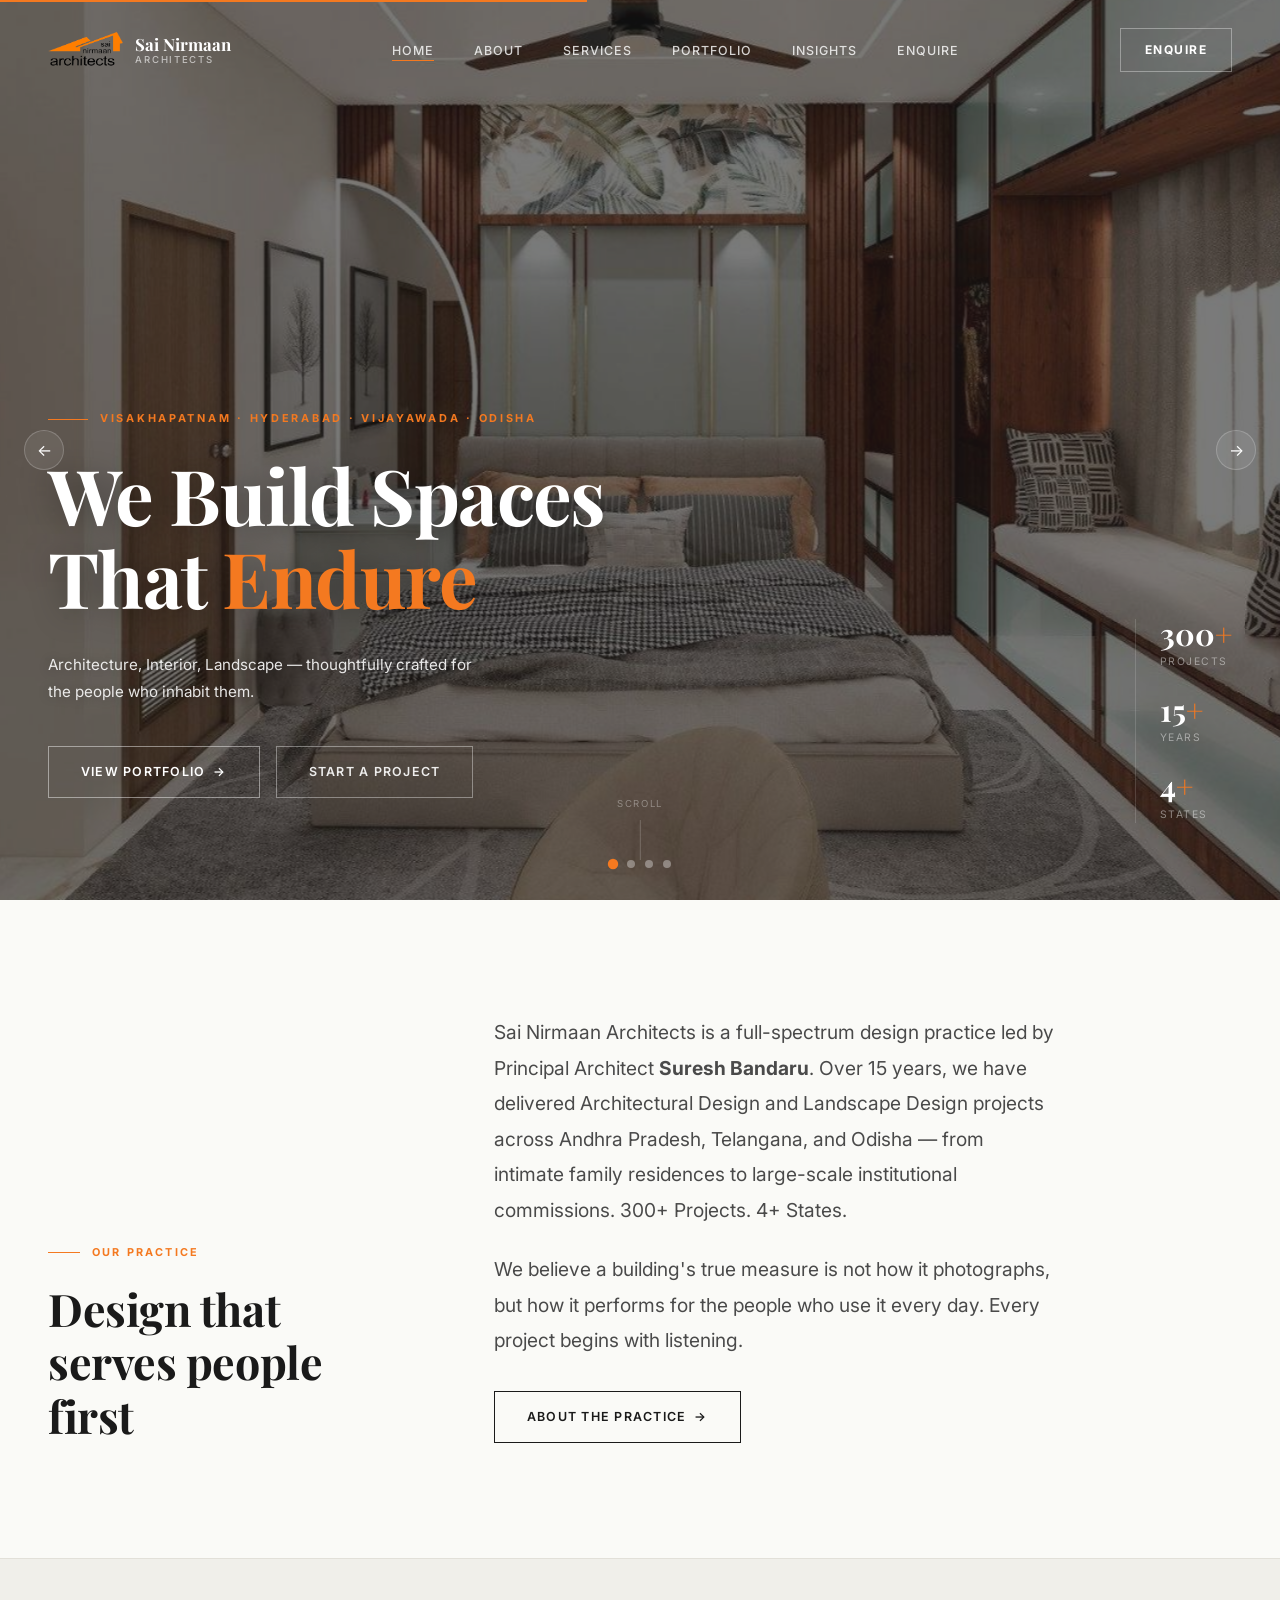
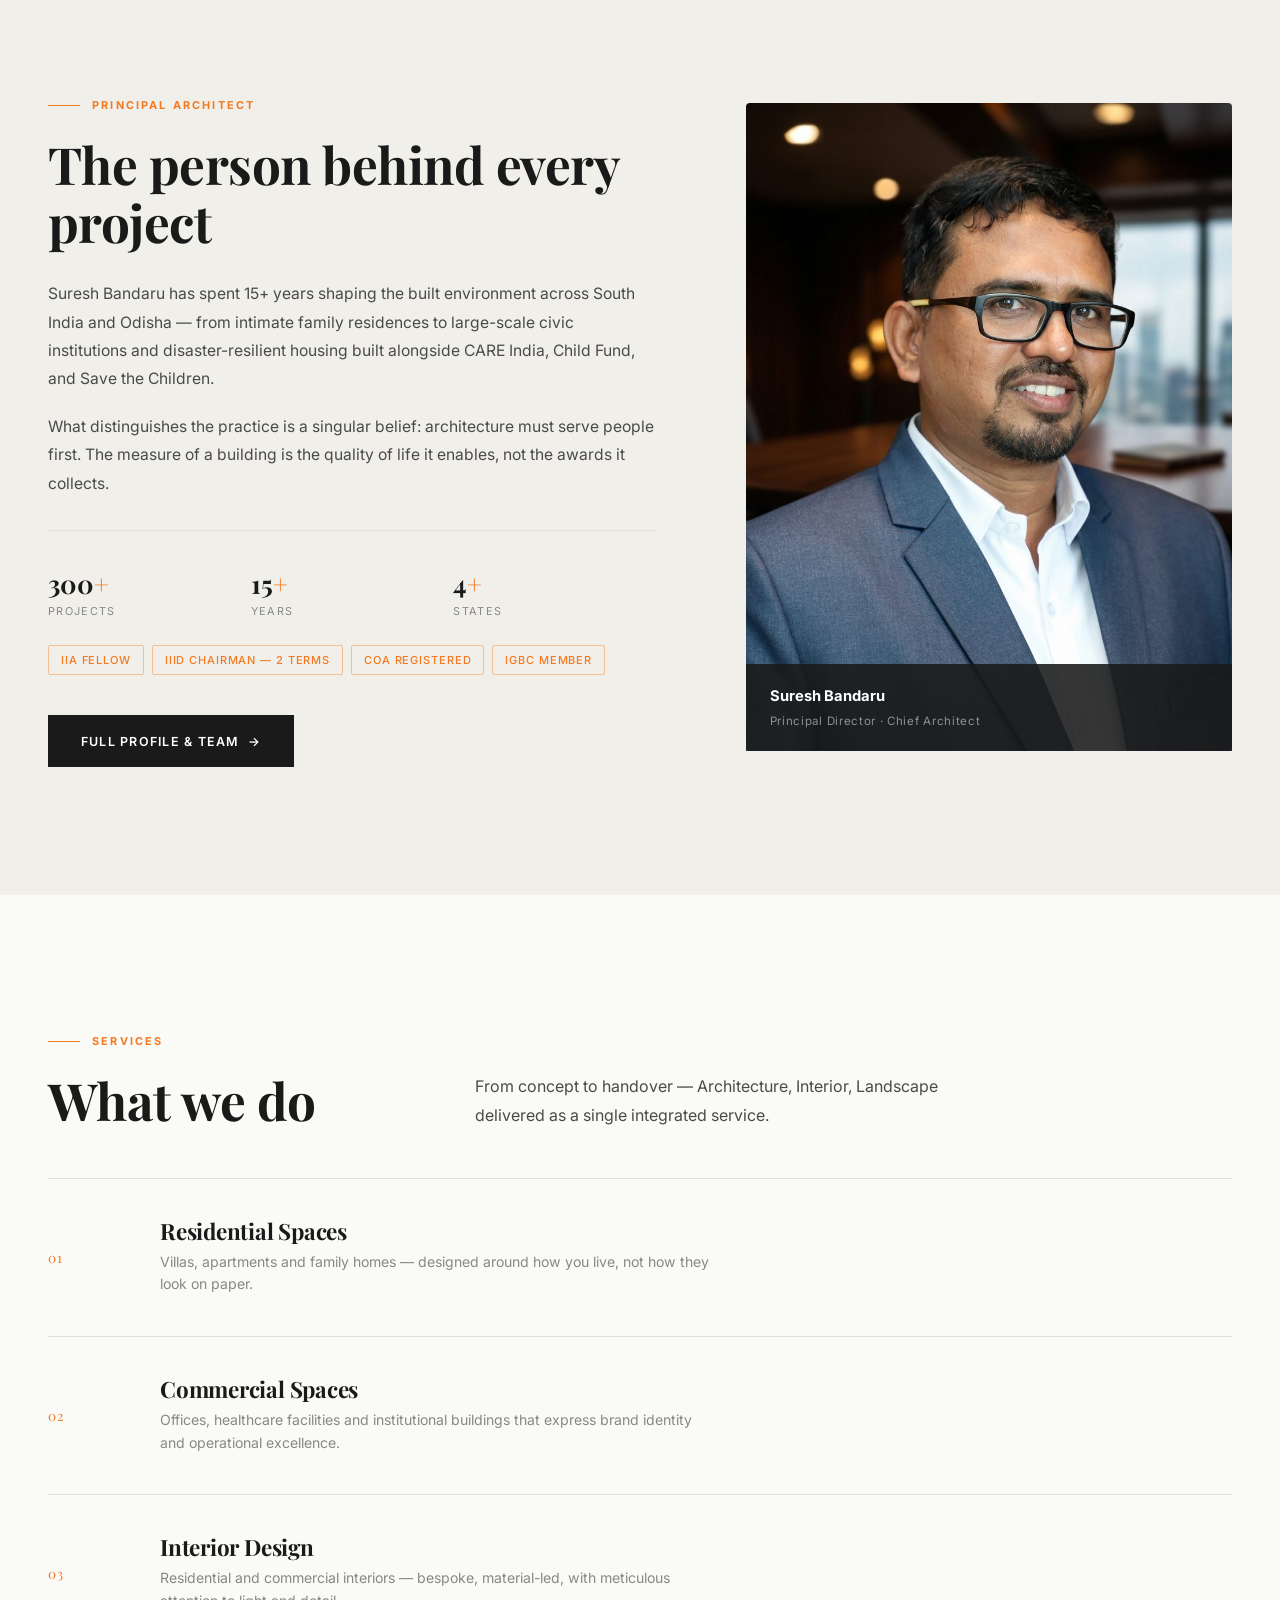
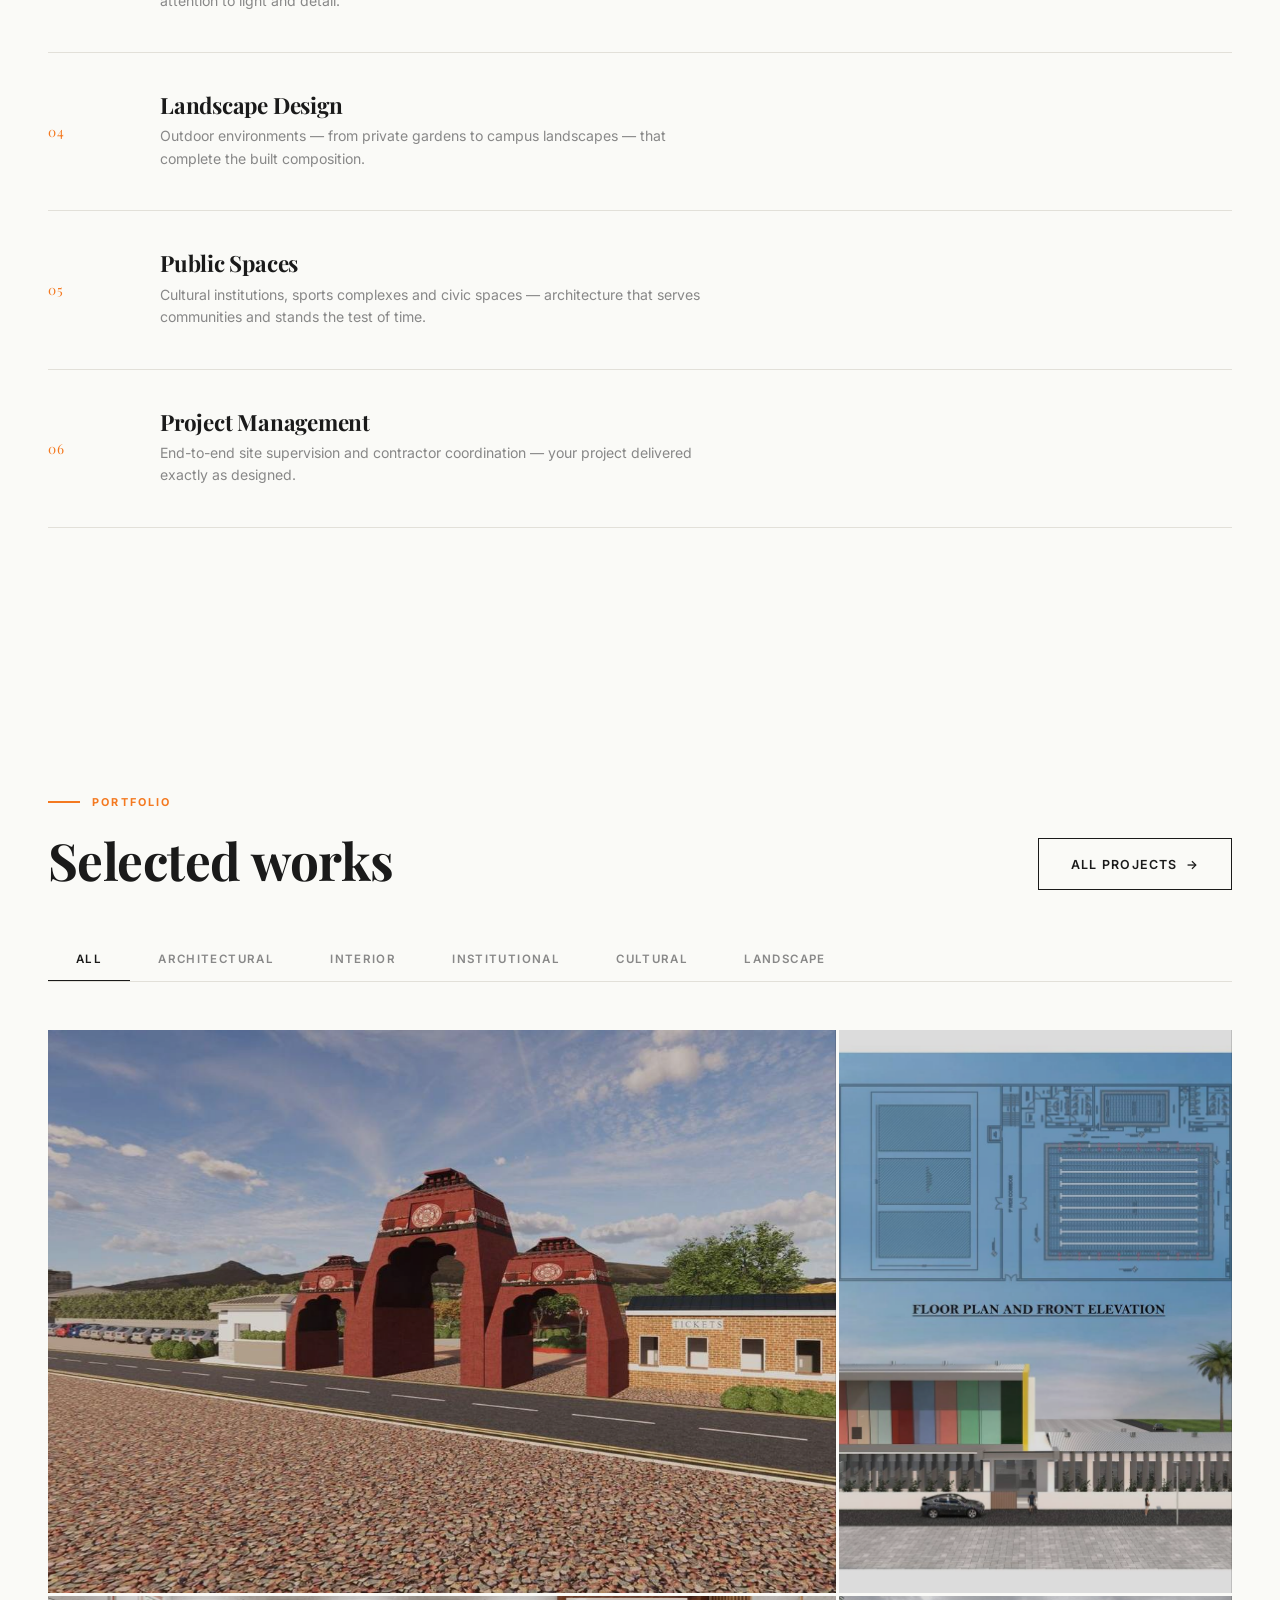
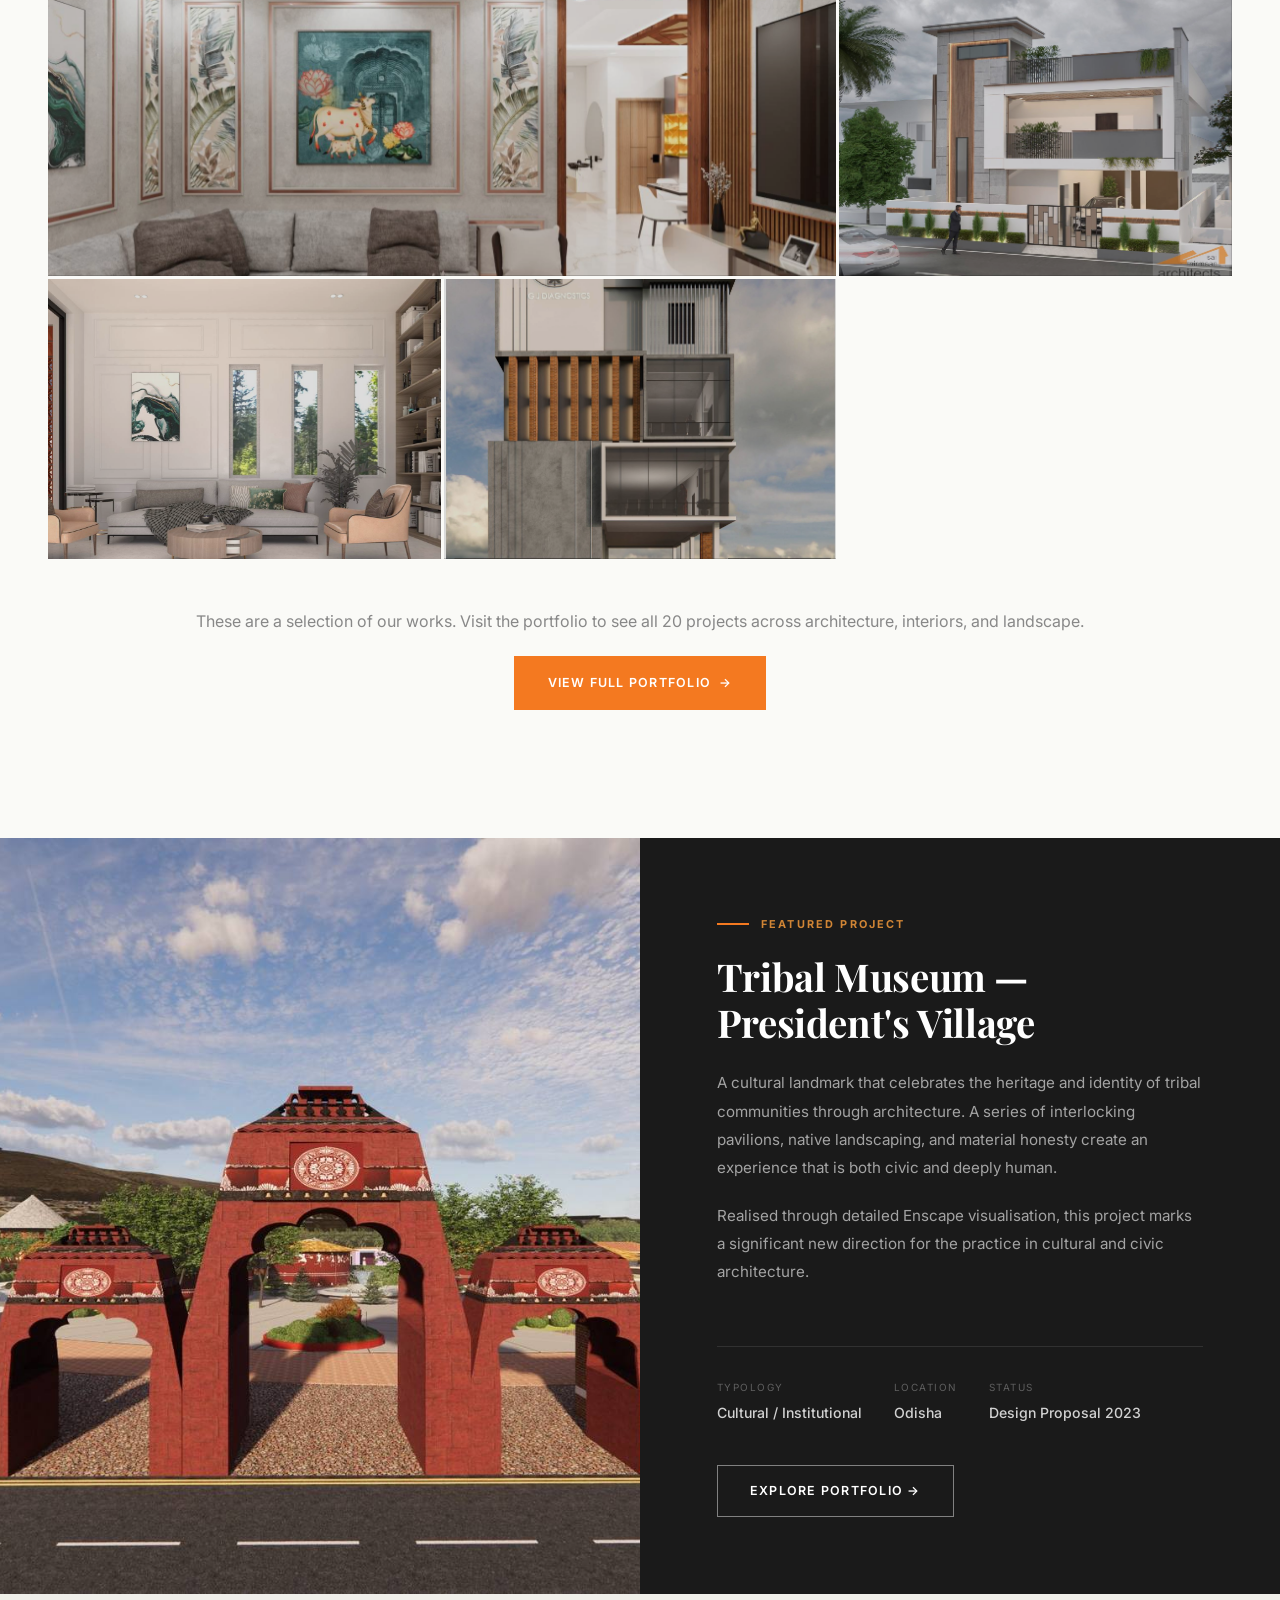
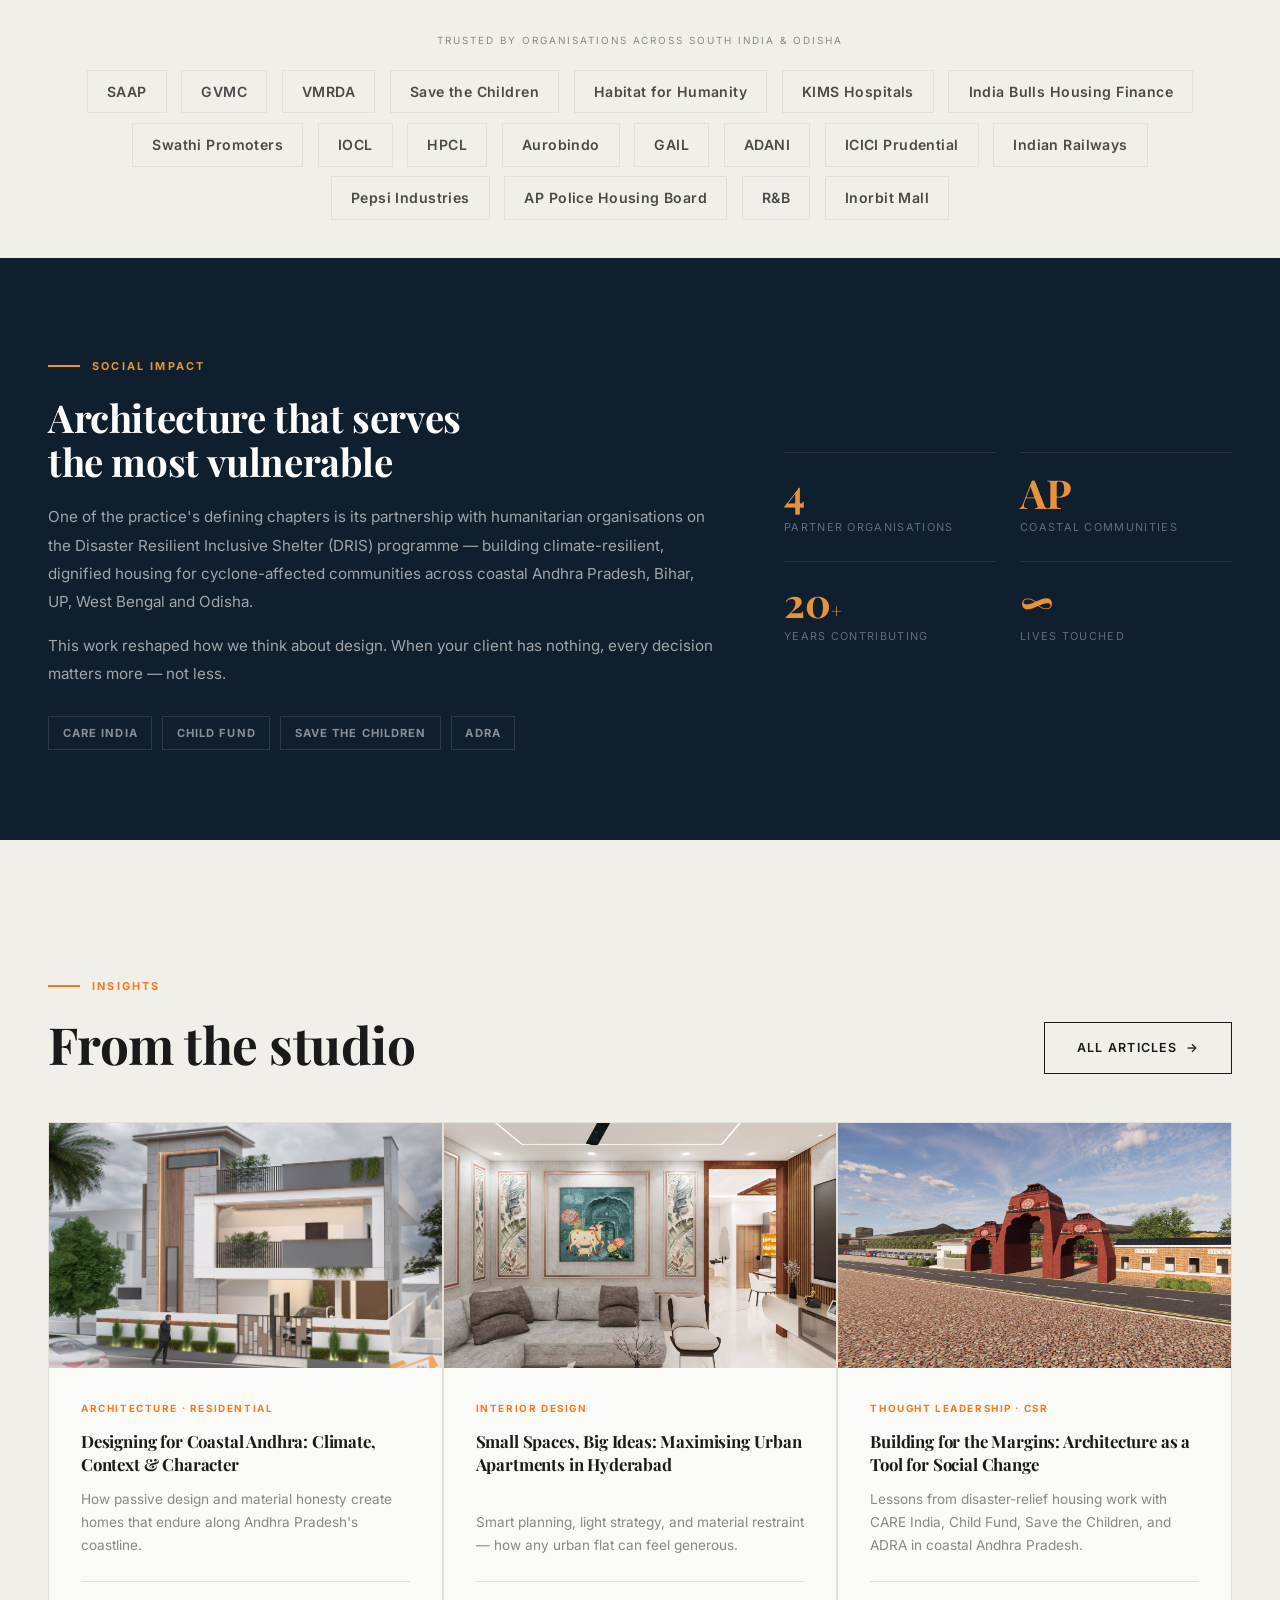
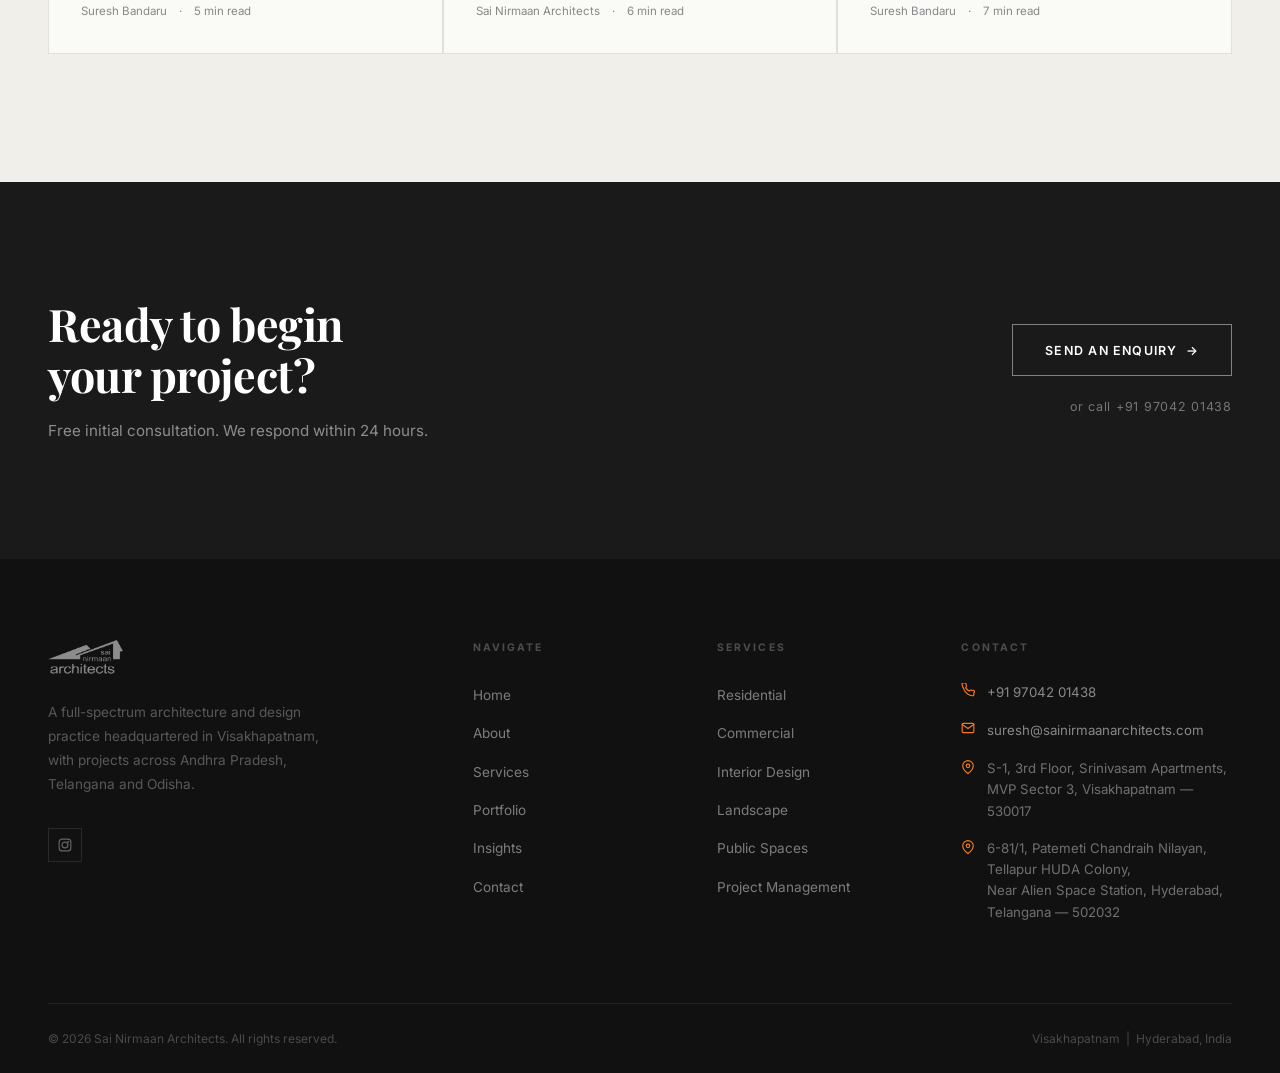
<file: index.html>
<!DOCTYPE html>
<html lang="en">
<head>
  <meta charset="UTF-8" />
  <meta name="viewport" content="width=device-width, initial-scale=1.0" />
  <title>Sai Nirmaan Architects — Architecture & Design | Visakhapatnam</title>
  <meta name="description" content="Architecture, Interior & Landscape practice in Visakhapatnam. Led by Suresh Bandaru with 15+ years across South India and Odisha. 300+ Projects. 4+ States." />
  <meta name="keywords" content="architect Visakhapatnam, architecture firm Vizag, interior design Andhra Pradesh, residential architect, landscape design, Sai Nirmaan Architects" />
  <link rel="canonical" href="https://sainirmaanarchitects.com/" />
  <meta name="google-site-verification" content="dHLBYF3qiamzLsKivjqMimMQv3ck-OMC0MC1IKEHXNE" />
  <meta property="og:title" content="Sai Nirmaan Architects — Architecture & Design | Hyderabad | Visakhapatnam" />
  <meta property="og:description" content="Architecture, Interior, Landscape — Visakhapatnam. Led by Suresh Bandaru with 15+ years across South India and Odisha. 300+ Projects. 4+ States." />
  <meta property="og:type" content="website" />
  <meta property="og:url" content="https://sainirmaanarchitects.com/" />
  <meta property="og:image" content="https://sainirmaanarchitects.com/images/interior/govind-lmn-hero.jpg" />
  <meta name="twitter:card" content="summary_large_image" />
  <meta name="twitter:title" content="Sai Nirmaan Architects — Architecture & Design | Hyderabad | Visakhapatnam" />
  <meta name="twitter:description" content="Full-spectrum Architecture, Interior, Landscape practice in Visakhapatnam. 300+ Projects. 15+ Years. 4+ States." />
  <meta name="twitter:image" content="https://sainirmaanarchitects.com/images/interior/govind-lmn-hero.jpg" />

  <link rel="icon" type="image/png" sizes="32x32" href="favicon-32.png" />
  <link rel="icon" type="image/png" sizes="192x192" href="favicon-192.png" />
  <link rel="apple-touch-icon" href="favicon-192.png" />
  <link rel="preconnect" href="https://fonts.googleapis.com" />
  <link rel="preconnect" href="https://fonts.gstatic.com" crossorigin />
  <link href="https://fonts.googleapis.com/css2?family=Playfair+Display:ital,wght@0,400;0,700;1,400&family=Inter:wght@300;400;500;600;700&display=swap" rel="stylesheet" />
  <link rel="preload" as="image" href="images/interior/pristine-508-regent-hero.jpg" />
  <link rel="stylesheet" href="css/style.css" />
  <style>
    .hero-slides { position: absolute; inset: 0; }
    .hero-slide {
      position: absolute; inset: 0;
      background-size: cover; background-position: center 30%;
      opacity: 0; transition: opacity 1.4s ease;
      transform: scale(1.04); will-change: transform;
    }
    .hero-slide.active { opacity: 0.42; }
    @media (prefers-reduced-motion: no-preference) {
      .hero-slide.active { animation: heroScale 25s ease-in-out infinite alternate; }
    }
    .hero-progress {
      position: absolute; top: 0; left: 0; height: 2px;
      background: var(--orange); z-index: 6; width: 0%; pointer-events: none;
    }
    .hero-dots {
      position: absolute; bottom: 2rem; left: 50%; transform: translateX(-50%);
      display: flex; gap: 10px; z-index: 5;
    }
    .hero-dot {
      width: 8px; height: 8px; border-radius: 50%; border: none; cursor: pointer;
      background: rgba(255,255,255,0.35); padding: 0;
      transition: background 0.3s, transform 0.3s;
    }
    .hero-dot.active { background: var(--orange); transform: scale(1.3); }
    .hero-arrow {
      position: absolute; top: 50%; transform: translateY(-50%);
      z-index: 5; background: rgba(255,255,255,0.08);
      border: 1px solid rgba(255,255,255,0.2); color: #fff;
      width: 40px; height: 40px; border-radius: 50%;
      cursor: pointer; display: flex; align-items: center; justify-content: center;
      transition: background 0.2s; font-size: 1rem;
    }
    .hero-arrow:hover { background: rgba(255,255,255,0.18); }
    .hero-prev { left: 1.5rem; }
    .hero-next { right: 1.5rem; }
  </style>

  <script type="application/ld+json">
  {
    "@context":"https://schema.org",
    "@type":"ArchitecturalFirm",
    "name":"Sai Nirmaan Architects",
    "description":"Architecture, Interior, Landscape — Visakhapatnam",
    "address":{"@type":"PostalAddress","streetAddress":"S-1, 3rd Floor, Srinivasam Apartments, MVP Sector 3","addressLocality":"Visakhapatnam","addressRegion":"Andhra Pradesh","postalCode":"530017","addressCountry":"IN"},
    "telephone":"+91-9704201438",
    "email":"suresh@sainirmaanarchitects.com",
    "foundingDate":"2011",
    "sameAs":["https://www.instagram.com/nirmaanarchitects.india/"],
    "founder":{"@type":"Person","name":"Suresh Bandaru","jobTitle":"Principal Architect"},
    "areaServed":["Visakhapatnam","Hyderabad","Vijayawada","Odisha","Andhra Pradesh","Telangana"]
  }
  </script>
  <!-- Google tag (gtag.js) -->
  <script async src="https://www.googletagmanager.com/gtag/js?id=G-XS4JHG10ZB"></script>
  <script>
    window.dataLayer = window.dataLayer || [];
    function gtag(){dataLayer.push(arguments);}
    gtag('js', new Date());
    gtag('config', 'G-XS4JHG10ZB');
  </script>
</head>
<body>

<!-- ============ NAVBAR ============ -->
<nav class="nav" id="nav">
  <div class="nav-inner">
    <a href="index.html" class="nav-logo">
      <img src="images/logo/nirmaan-logo.png" alt="Sai Nirmaan Architects" />
      <div class="nav-logo-name">Sai Nirmaan <small>Architects</small></div>
    </a>
    <ul class="nav-links" id="navLinks">
      <li><a href="index.html" class="active">Home</a></li>
      <li><a href="about.html">About</a></li>
      <li><a href="services.html">Services</a></li>
      <li><a href="portfolio.html">Portfolio</a></li>
      <li><a href="blog.html">Insights</a></li>
      <li><a href="contact.html">Enquire</a></li>
    </ul>
    <a href="contact.html" class="nav-enquire">Enquire</a>
    <button class="hamburger" id="hamburger" aria-label="Menu">
      <span></span><span></span><span></span>
    </button>
  </div>
</nav>

<!-- ============ HERO ============ -->
<section class="hero">
  <div class="hero-progress" id="heroProgress"></div>
  <div class="hero-slides" aria-hidden="true">
    <div class="hero-slide active" style="background-image:url('images/interior/pristine-508-regent-hero.jpg'); background-position: center center;"></div>
    <div class="hero-slide" style="background-image:url('images/interior/govind-lmn-hero.jpg'); background-position: center center;"></div>
    <div class="hero-slide" style="background-image:url('images/architectural/tribal-museum-1.jpg'); background-position: center 40%;"></div>
    <div class="hero-slide" style="background-image:url('images/architectural/indoor-stadium-front.jpg'); background-position: center 30%;"></div>
  </div>
  <button class="hero-arrow hero-prev" aria-label="Previous slide" onclick="heroPrev()">&#8592;</button>
  <button class="hero-arrow hero-next" aria-label="Next slide" onclick="heroNext()">&#8594;</button>
  <div class="hero-dots">
    <button class="hero-dot active" aria-label="Slide 1" onclick="heroGoTo(0)"></button>
    <button class="hero-dot" aria-label="Slide 2" onclick="heroGoTo(1)"></button>
    <button class="hero-dot" aria-label="Slide 3" onclick="heroGoTo(2)"></button>
    <button class="hero-dot" aria-label="Slide 4" onclick="heroGoTo(3)"></button>
  </div>
  <div class="hero-content wrap">
    <p class="hero-label">Visakhapatnam · Hyderabad · Vijayawada · Odisha</p>
    <h1>We Build Spaces<br/>That <em>Endure</em></h1>
    <p class="hero-sub">Architecture, Interior, Landscape — thoughtfully crafted for the people who inhabit them.</p>
    <div class="hero-actions">
      <a href="portfolio.html" class="btn btn-ghost btn-arrow">View Portfolio</a>
      <a href="contact.html" class="btn btn-ghost" style="border-color:rgba(255,255,255,0.38); color:rgba(255,255,255,0.9);">Start a Project</a>
    </div>
    <div class="hero-stats-mobile">
      <div>
        <div class="hero-stat-n">300<span>+</span></div>
        <div class="hero-stat-l">Projects</div>
      </div>
      <div>
        <div class="hero-stat-n">15<span>+</span></div>
        <div class="hero-stat-l">Years</div>
      </div>
      <div>
        <div class="hero-stat-n">4<span>+</span></div>
        <div class="hero-stat-l">States</div>
      </div>
    </div>
  </div>
  <div class="hero-stats">
    <div>
      <div class="hero-stat-n">300<span>+</span></div>
      <div class="hero-stat-l">Projects</div>
    </div>
    <div>
      <div class="hero-stat-n">15<span>+</span></div>
      <div class="hero-stat-l">Years</div>
    </div>
    <div>
      <div class="hero-stat-n">4<span>+</span></div>
      <div class="hero-stat-l">States</div>
    </div>
  </div>
  <div class="scroll-hint">Scroll</div>
</section>

<!-- ============ INTRO STATEMENT ============ -->
<section class="intro-statement">
  <div class="wrap">
    <div class="intro-left fade-in">
      <span class="eyebrow">Our Practice</span>
      <h2>Design that serves people first</h2>
    </div>
    <div class="intro-right fade-in">
      <p>Sai Nirmaan Architects is a full-spectrum design practice led by Principal Architect <strong>Suresh Bandaru</strong>. Over 15 years, we have delivered Architectural Design and Landscape Design projects across Andhra Pradesh, Telangana, and Odisha — from intimate family residences to large-scale institutional commissions. 300+ Projects. 4+ States.</p>
      <p>We believe a building's true measure is not how it photographs, but how it performs for the people who use it every day. Every project begins with listening.</p>
      <a href="about.html" class="btn btn-ghost-ink btn-arrow" style="margin-top:2rem;">About the practice</a>
    </div>
  </div>
</section>

<!-- ============ MEET THE PRINCIPAL ============ -->
<section class="section section-stone">
  <div class="wrap">
    <div class="about-block">
      <div class="about-portrait fade-in">
        <img src="images/team/suresh-bandaru-home.jpg" alt="Suresh Bandaru — Principal Director & Chief Architect, Sai Nirmaan Architects" style="width:100%; height:100%; object-fit:cover; object-position:center 25%; border-radius:4px;" />
        <div class="portrait-caption">
          <div class="portrait-caption-name">Suresh Bandaru</div>
          <div class="portrait-caption-role">Principal Director · Chief Architect</div>
        </div>
      </div>
      <div class="about-text fade-in">
        <span class="eyebrow">Principal Architect</span>
        <h2>The person behind every project</h2>
        <p>Suresh Bandaru has spent 15+ years shaping the built environment across South India and Odisha — from intimate family residences to large-scale civic institutions and disaster-resilient housing built alongside CARE India, Child Fund, and Save the Children.</p>
        <p>What distinguishes the practice is a singular belief: architecture must serve people first. The measure of a building is the quality of life it enables, not the awards it collects.</p>
        <div class="about-credentials" style="margin-top:2rem;">
          <div class="cred-item">
            <div class="cred-value">300<span>+</span></div>
            <div class="cred-label">Projects</div>
          </div>
          <div class="cred-item">
            <div class="cred-value">15<span>+</span></div>
            <div class="cred-label">Years</div>
          </div>
          <div class="cred-item">
            <div class="cred-value">4<span>+</span></div>
            <div class="cred-label">States</div>
          </div>
        </div>
        <div style="display:flex; flex-wrap:wrap; gap:8px; margin-top:1.5rem;">
          <span style="font-size:11px; letter-spacing:0.08em; text-transform:uppercase; padding:5px 12px; border:1px solid rgba(244,121,32,0.4); border-radius:2px; color:#F47920; font-weight:500;">IIA Fellow</span>
          <span style="font-size:11px; letter-spacing:0.08em; text-transform:uppercase; padding:5px 12px; border:1px solid rgba(244,121,32,0.4); border-radius:2px; color:#F47920; font-weight:500;">IIID Chairman — 2 Terms</span>
          <span style="font-size:11px; letter-spacing:0.08em; text-transform:uppercase; padding:5px 12px; border:1px solid rgba(244,121,32,0.4); border-radius:2px; color:#F47920; font-weight:500;">COA Registered</span>
          <span style="font-size:11px; letter-spacing:0.08em; text-transform:uppercase; padding:5px 12px; border:1px solid rgba(244,121,32,0.4); border-radius:2px; color:#F47920; font-weight:500;">IGBC Member</span>
        </div>
        <a href="about.html" class="btn btn-dark btn-arrow" style="margin-top:2.5rem;">Full profile & team</a>
      </div>
    </div>
  </div>
</section>

<!-- ============ SERVICES ============ -->
<section class="section">
  <div class="wrap">
    <div style="display:grid; grid-template-columns:1fr 2fr; gap:3rem; align-items:end; margin-bottom:3rem;" class="fade-in">
      <div>
        <span class="eyebrow">Services</span>
        <h2>What we do</h2>
      </div>
      <p style="max-width:520px; align-self:end;">From concept to handover — Architecture, Interior, Landscape delivered as a single integrated service.</p>
    </div>

    <div class="services-list">
      <a href="services.html#residential" class="service-row fade-in">
        <div class="service-num">01</div>
        <div class="service-info">
          <h3>Residential Spaces</h3>
          <p>Villas, apartments and family homes — designed around how you live, not how they look on paper.</p>
        </div>
        <div class="service-arrow">→</div>
      </a>
      <a href="services.html#commercial" class="service-row fade-in">
        <div class="service-num">02</div>
        <div class="service-info">
          <h3>Commercial Spaces</h3>
          <p>Offices, healthcare facilities and institutional buildings that express brand identity and operational excellence.</p>
        </div>
        <div class="service-arrow">→</div>
      </a>
      <a href="services.html#interior" class="service-row fade-in">
        <div class="service-num">03</div>
        <div class="service-info">
          <h3>Interior Design</h3>
          <p>Residential and commercial interiors — bespoke, material-led, with meticulous attention to light and detail.</p>
        </div>
        <div class="service-arrow">→</div>
      </a>
      <a href="services.html#landscape" class="service-row fade-in">
        <div class="service-num">04</div>
        <div class="service-info">
          <h3>Landscape Design</h3>
          <p>Outdoor environments — from private gardens to campus landscapes — that complete the built composition.</p>
        </div>
        <div class="service-arrow">→</div>
      </a>
      <a href="services.html#public" class="service-row fade-in">
        <div class="service-num">05</div>
        <div class="service-info">
          <h3>Public Spaces</h3>
          <p>Cultural institutions, sports complexes and civic spaces — architecture that serves communities and stands the test of time.</p>
        </div>
        <div class="service-arrow">→</div>
      </a>
      <a href="services.html#pm" class="service-row fade-in">
        <div class="service-num">06</div>
        <div class="service-info">
          <h3>Project Management</h3>
          <p>End-to-end site supervision and contractor coordination — your project delivered exactly as designed.</p>
        </div>
        <div class="service-arrow">→</div>
      </a>
    </div>
  </div>
</section>

<!-- ============ PORTFOLIO GRID ============ -->
<section class="section">
  <div class="wrap">
    <div style="display:flex; justify-content:space-between; align-items:flex-end; margin-bottom:3rem;" class="fade-in">
      <div>
        <span class="eyebrow">Portfolio</span>
        <h2>Selected works</h2>
      </div>
      <a href="portfolio.html" class="btn btn-ghost-ink btn-arrow" style="flex-shrink:0;">All projects</a>
    </div>

    <div class="portfolio-filters fade-in">
      <button class="filter-btn active" data-filter="all">All</button>
      <button class="filter-btn" data-filter="architectural">Architectural</button>
      <button class="filter-btn" data-filter="interior">Interior</button>
      <button class="filter-btn" data-filter="institutional">Institutional</button>
      <button class="filter-btn" data-filter="cultural">Cultural</button>
      <button class="filter-btn" data-filter="landscape">Landscape</button>
    </div>

    <div class="pgrid fade-in">
      <!-- Wide+tall: Tribal Museum -->
      <div class="pitem wide-tall" data-category="cultural"
        data-tag="Cultural Architecture" data-title="Tribal Museum — President's Village"
        data-location="Odisha" data-type="Cultural / Institutional"
        data-area="4,500 sqm" data-year="2023" data-status="Design Proposal 2023"
        data-desc="A landmark cultural project celebrating tribal heritage. Interlocking pavilions guide visitors through an immersive narrative drawn from local materials and traditional motifs."
        data-gallery="images/architectural/tribal-museum-1.jpg|images/architectural/tribal-museum-2.jpg|images/architectural/tribal-museum-3.jpg|images/architectural/tribal-museum-4.jpg|images/architectural/tribal-museum-5.jpg">
        <img src="images/architectural/tribal-museum-1.jpg" alt="Tribal Museum President's Village" loading="lazy" />
        <div class="pitem-info">
          <p class="pitem-tag">Cultural · Architecture</p>
          <h3>Tribal Museum — President's Village</h3>
          <p>Odisha · 2023</p>
        </div>
      </div>

      <!-- Tall: Indoor Stadium -->
      <div class="pitem tall" data-category="institutional"
        data-tag="Institutional Design" data-title="Indoor Stadium — Atchutapuram (SAAP)"
        data-location="Visakhapatnam District, AP" data-type="Sports / Institutional"
        data-area="12,000 sqm" data-year="2023" data-status="Design Complete"
        data-desc="A large-scale indoor sports facility for the Sports Authority of Andhra Pradesh — prioritising natural ventilation, clear-span structure, and civic presence."
        data-gallery="images/architectural/indoor-stadium-front.jpg|images/architectural/indoor-stadium-side.jpg|images/architectural/indoor-stadium-elevation.jpg">
        <img src="images/architectural/indoor-stadium-front.jpg" alt="Indoor Stadium Atchutapuram" loading="lazy" />
        <div class="pitem-info">
          <p class="pitem-tag">Institutional · Sports</p>
          <h3>Indoor Stadium — Atchutapuram</h3>
          <p>Visakhapatnam District, AP</p>
        </div>
      </div>

      <!-- Regular: The Regent Interior (wide) -->
      <div class="pitem wide" data-category="interior"
        data-tag="Interior Design" data-title="Pristine-508 — The Regent, Serlingampalli"
        data-location="Hyderabad, Telangana" data-type="Residential Spaces"
        data-area="2,000 sqm" data-year="2025" data-status="Completed"
        data-desc="High-end residential interior for The Regent, Serlingampalli. Warm material palettes, bespoke joinery, and seamless spatial flow throughout."
        data-gallery="images/interior/the-regent-main.jpg|images/interior/the-regent-1.jpg|images/interior/the-regent-2.jpg|images/interior/the-regent-3.jpg|images/interior/the-regent-4.jpg|images/interior/the-regent-5.jpg|images/interior/the-regent-6.jpg|images/interior/the-regent-7.jpg|images/interior/the-regent-8.jpg">
        <img src="images/interior/the-regent-7.jpg" alt="The Regent interior Hyderabad" loading="lazy" />
        <div class="pitem-info">
          <p class="pitem-tag">Interior · Residential</p>
          <h3>Pristine-508 — The Regent</h3>
          <p>Serlingampalli, Hyderabad · 2025</p>
        </div>
      </div>

      <!-- Regular: Mr Bhaskar Villa -->
      <div class="pitem" data-category="architectural"
        data-tag="Residential Architecture" data-title="Villa — Mr. Bhaskar"
        data-location="Srikakulam, Andhra Pradesh" data-type="Residential Villa"
        data-area="850 sqm" data-year="2020" data-status="Completed"
        data-desc="A contemporary coastal villa in Srikakulam — bold horizontal planes, generous overhangs, and a composition that draws from Andhra's vernacular without imitation.">
        <img src="images/architectural/mr-bhaskar-srikakulam.jpg" alt="Mr Bhaskar Villa Srikakulam" loading="lazy" />
        <div class="pitem-info">
          <p class="pitem-tag">Architectural · Residential</p>
          <h3>Villa — Mr. Bhaskar</h3>
          <p>Srikakulam, Andhra Pradesh</p>
        </div>
      </div>

      <!-- Regular: Harish Interior -->
      <div class="pitem" data-category="interior"
        data-tag="Interior Design" data-title="Residence — Mr. Harish, Rajam"
        data-location="Rajam, Andhra Pradesh" data-type="Residential Interior"
        data-area="400 sqm" data-year="2025" data-status="Design Complete"
        data-desc="Full residential interior in Rajam — warm neutral palette, rich wood tones, and carefully layered lighting across all living zones."
        data-gallery="images/interior/harish-rajam-lounge.jpg|images/interior/harish-rajam-hall.jpg|images/interior/harish-rajam-bedroom.jpg">
        <img src="images/interior/harish-rajam-lounge.jpg" alt="Mr Harish Rajam interior" loading="lazy" />
        <div class="pitem-info">
          <p class="pitem-tag">Interior · Residential</p>
          <h3>Residence — Mr. Harish, Rajam</h3>
          <p>Rajam, Andhra Pradesh · 2025</p>
        </div>
      </div>

      <!-- Regular: GJ Medical -->
      <div class="pitem" data-category="architectural"
        data-tag="Healthcare Architecture" data-title="GJ Medical Centre"
        data-location="Gajuwaka, Visakhapatnam" data-type="Healthcare / Commercial"
        data-area="3,200 sqm" data-year="2019" data-status="Design Complete"
        data-desc="A clinical centre in Gajuwaka with clean contemporary lines — maximising natural light while meeting strict functional requirements for a modern healthcare environment.">
        <img src="images/architectural/gj-medical-elevation.jpg" alt="GJ Medical Centre elevation" loading="lazy" />
        <div class="pitem-info">
          <p class="pitem-tag">Architectural · Healthcare</p>
          <h3>GJ Medical Centre</h3>
          <p>Gajuwaka, Visakhapatnam</p>
        </div>
      </div>
    </div>
    <div style="text-align:center; margin-top:3rem;" class="fade-in">
      <p style="color:var(--ink-muted); margin-bottom:1.25rem;">These are a selection of our works. Visit the portfolio to see all 20 projects across architecture, interiors, and landscape.</p>
      <a href="portfolio.html" class="btn btn-primary btn-arrow">View Full Portfolio</a>
    </div>
  </div>
</section>

<!-- ============ FEATURED PROJECT ============ -->
<div class="feature-strip">
  <div class="feature-image">
    <img src="images/architectural/tribal-museum-3.jpg" alt="Tribal Museum exterior approach" loading="lazy" />
  </div>
  <div class="feature-body">
    <span class="eyebrow" style="color:rgba(255,160,60,0.8);">Featured Project</span>
    <h2>Tribal Museum —<br/>President's Village</h2>
    <p>A cultural landmark that celebrates the heritage and identity of tribal communities through architecture. A series of interlocking pavilions, native landscaping, and material honesty create an experience that is both civic and deeply human.</p>
    <p>Realised through detailed Enscape visualisation, this project marks a significant new direction for the practice in cultural and civic architecture.</p>
    <div class="feature-meta">
      <div class="feature-meta-item">
        <div class="feature-meta-label">Typology</div>
        <div class="feature-meta-value">Cultural / Institutional</div>
      </div>
      <div class="feature-meta-item">
        <div class="feature-meta-label">Location</div>
        <div class="feature-meta-value">Odisha</div>
      </div>
      <div class="feature-meta-item">
        <div class="feature-meta-label">Status</div>
        <div class="feature-meta-value">Design Proposal 2023</div>
      </div>
    </div>
    <a href="portfolio.html" class="btn btn-ghost" style="margin-top:2.5rem; align-self:flex-start;">Explore Portfolio →</a>
  </div>
</div>

<!-- ============ CLIENTS ============ -->
<section class="client-strip-section section-stone fade-in">
  <div class="wrap">
    <p class="client-strip-label">Trusted by organisations across South India &amp; Odisha</p>
    <div class="client-strip">
      <span class="client-chip">SAAP</span>
      <span class="client-chip">GVMC</span>
      <span class="client-chip">VMRDA</span>
      <span class="client-chip">Save the Children</span>
      <span class="client-chip">Habitat for Humanity</span>
      <span class="client-chip">KIMS Hospitals</span>
      <span class="client-chip">India Bulls Housing Finance</span>
      <span class="client-chip">Swathi Promoters</span>
      <span class="client-chip">IOCL</span>
      <span class="client-chip">HPCL</span>
      <span class="client-chip">Aurobindo</span>
      <span class="client-chip">GAIL</span>
      <span class="client-chip">ADANI</span>
      <span class="client-chip">ICICI Prudential</span>
      <span class="client-chip">Indian Railways</span>
      <span class="client-chip">Pepsi Industries</span>
      <span class="client-chip">AP Police Housing Board</span>
      <span class="client-chip">R&amp;B</span>
      <span class="client-chip">Inorbit Mall</span>
    </div>
  </div>
</section>

<!-- ============ CSR BAND ============ -->
<div class="csr-band">
  <div class="wrap">
    <div class="csr-inner">
      <div class="csr-text fade-in">
        <span class="eyebrow">Social Impact</span>
        <h2>Architecture that serves<br/>the most vulnerable</h2>
        <p>One of the practice's defining chapters is its partnership with humanitarian organisations on the Disaster Resilient Inclusive Shelter (DRIS) programme — building climate-resilient, dignified housing for cyclone-affected communities across coastal Andhra Pradesh, Bihar, UP, West Bengal and Odisha.</p>
        <p>This work reshaped how we think about design. When your client has nothing, every decision matters more — not less.</p>
        <div class="csr-partners">
          <span class="csr-partner">CARE India</span>
          <span class="csr-partner">Child Fund</span>
          <span class="csr-partner">Save the Children</span>
          <span class="csr-partner">ADRA</span>
        </div>
      </div>
      <div class="csr-numbers fade-in">
        <div class="csr-num-item">
          <div class="csr-num-val">4</div>
          <div class="csr-num-label">Partner Organisations</div>
        </div>
        <div class="csr-num-item">
          <div class="csr-num-val">AP</div>
          <div class="csr-num-label">Coastal Communities</div>
        </div>
        <div class="csr-num-item">
          <div class="csr-num-val">20<small style="font-size:1.2rem;">+</small></div>
          <div class="csr-num-label">Years Contributing</div>
        </div>
        <div class="csr-num-item">
          <div class="csr-num-val">∞</div>
          <div class="csr-num-label">Lives Touched</div>
        </div>
      </div>
    </div>
  </div>
</div>

<!-- ============ INSIGHTS ============ -->
<section class="section section-stone">
  <div class="wrap">
    <div style="display:flex; justify-content:space-between; align-items:flex-end; margin-bottom:3rem;" class="fade-in">
      <div>
        <span class="eyebrow">Insights</span>
        <h2>From the studio</h2>
      </div>
      <a href="blog.html" class="btn btn-ghost-ink btn-arrow" style="flex-shrink:0;">All articles</a>
    </div>
    <div class="blog-grid-el fade-in">
      <a href="blog/designing-for-the-coast.html" class="bcard">
        <div class="bcard-thumb">
          <img src="images/architectural/mr-bhaskar-srikakulam.jpg" alt="Coastal architecture Andhra Pradesh" loading="lazy" />
        </div>
        <div class="bcard-body">
          <p class="bcard-tag">Architecture · Residential</p>
          <h3>Designing for Coastal Andhra: Climate, Context &amp; Character</h3>
          <p class="bcard-excerpt">How passive design and material honesty create homes that endure along Andhra Pradesh's coastline.</p>
          <div class="bcard-meta">
            <span>Suresh Bandaru</span>
            <span>5 min read</span>
          </div>
        </div>
      </a>
      <a href="blog/small-spaces-big-ideas.html" class="bcard">
        <div class="bcard-thumb">
          <img src="images/interior/the-regent-7.jpg" alt="Interior design small spaces" loading="lazy" />
        </div>
        <div class="bcard-body">
          <p class="bcard-tag">Interior Design</p>
          <h3>Small Spaces, Big Ideas: Maximising Urban Apartments in Hyderabad</h3>
          <p class="bcard-excerpt">Smart planning, light strategy, and material restraint — how any urban flat can feel generous.</p>
          <div class="bcard-meta">
            <span>Sai Nirmaan Architects</span>
            <span>6 min read</span>
          </div>
        </div>
      </a>
      <a href="blog/architecture-for-social-good.html" class="bcard">
        <div class="bcard-thumb">
          <img src="images/architectural/tribal-museum-1.jpg" alt="Architecture for social good" loading="lazy" />
        </div>
        <div class="bcard-body">
          <p class="bcard-tag">Thought Leadership · CSR</p>
          <h3>Building for the Margins: Architecture as a Tool for Social Change</h3>
          <p class="bcard-excerpt">Lessons from disaster-relief housing work with CARE India, Child Fund, Save the Children, and ADRA in coastal Andhra Pradesh.</p>
          <div class="bcard-meta">
            <span>Suresh Bandaru</span>
            <span>7 min read</span>
          </div>
        </div>
      </a>
    </div>
  </div>
</section>

<!-- ============ CTA ============ -->
<div class="cta-strip">
  <div class="wrap">
    <div class="fade-in">
      <h2>Ready to begin<br/>your project?</h2>
      <p>Free initial consultation. We respond within 24 hours.</p>
    </div>
    <div class="cta-actions fade-in">
      <a href="contact.html" class="btn btn-ghost btn-arrow">Send an enquiry</a>
      <a href="tel:+919704201438" style="font-size:0.78rem; color:rgba(255,255,255,0.4); letter-spacing:0.06em; margin-top:0.25rem;">or call +91 97042 01438</a>
    </div>
  </div>
</div>

<!-- ============ FOOTER ============ -->
<footer class="footer">
  <div class="wrap">
    <div class="footer-top">
      <div class="footer-brand">
        <img src="images/logo/nirmaan-logo.png" alt="Sai Nirmaan Architects" />
        <p>A full-spectrum architecture and design practice headquartered in Visakhapatnam, with projects across Andhra Pradesh, Telangana and Odisha.</p>
        <div class="footer-socials">
          <a href="https://www.instagram.com/nirmaanarchitects.india/" class="fsocial" aria-label="Instagram" target="_blank" rel="noopener">
            <svg width="14" height="14" viewBox="0 0 24 24" fill="none" stroke="currentColor" stroke-width="2"><rect x="2" y="2" width="20" height="20" rx="5"/><circle cx="12" cy="12" r="5"/><circle cx="17.5" cy="6.5" r="1.5" fill="currentColor" stroke="none"/></svg>
          </a>
        </div>
      </div>

      <div class="footer-col">
        <h5>Navigate</h5>
        <ul>
          <li><a href="index.html">Home</a></li>
          <li><a href="about.html">About</a></li>
          <li><a href="services.html">Services</a></li>
          <li><a href="portfolio.html">Portfolio</a></li>
          <li><a href="blog.html">Insights</a></li>
          <li><a href="contact.html">Contact</a></li>
        </ul>
      </div>

      <div class="footer-col">
        <h5>Services</h5>
        <ul>
          <li><a href="services.html#residential">Residential</a></li>
          <li><a href="services.html#commercial">Commercial</a></li>
          <li><a href="services.html#interior">Interior Design</a></li>
          <li><a href="services.html#landscape">Landscape</a></li>
          <li><a href="services.html#public">Public Spaces</a></li>
          <li><a href="services.html#pm">Project Management</a></li>
        </ul>
      </div>

      <div class="footer-col">
        <h5>Contact</h5>
        <div class="footer-contact-row">
          <svg width="14" height="14" viewBox="0 0 24 24" fill="none" stroke-width="2" stroke-linecap="round" stroke-linejoin="round"><path d="M22 16.92v3a2 2 0 0 1-2.18 2 19.79 19.79 0 0 1-8.63-3.07A19.5 19.5 0 0 1 4.69 10a19.79 19.79 0 0 1-3.07-8.67A2 2 0 0 1 3.62 0h3a2 2 0 0 1 2 1.72 12.84 12.84 0 0 0 .7 2.81 2 2 0 0 1-.45 2.11L7.91 7.91a16 16 0 0 0 6 6l1.27-1.27a2 2 0 0 1 2.11-.45 12.84 12.84 0 0 0 2.81.7A2 2 0 0 1 22 16.92z"/></svg>
          <a href="tel:+919704201438">+91 97042 01438</a>
        </div>
        <div class="footer-contact-row">
          <svg width="14" height="14" viewBox="0 0 24 24" fill="none" stroke-width="2" stroke-linecap="round" stroke-linejoin="round"><path d="M4 4h16c1.1 0 2 .9 2 2v12c0 1.1-.9 2-2 2H4c-1.1 0-2-.9-2-2V6c0-1.1.9-2 2-2z"/><polyline points="22,6 12,13 2,6"/></svg>
          <a href="mailto:suresh@sainirmaanarchitects.com">suresh@sainirmaanarchitects.com</a>
        </div>
        <div class="footer-contact-row">
          <svg width="14" height="14" viewBox="0 0 24 24" fill="none" stroke-width="2" stroke-linecap="round" stroke-linejoin="round"><path d="M21 10c0 7-9 13-9 13s-9-6-9-13a9 9 0 0 1 18 0z"/><circle cx="12" cy="10" r="3"/></svg>
          <span>S-1, 3rd Floor, Srinivasam Apartments,<br/>MVP Sector 3, Visakhapatnam — 530017</span>
        </div>
        <div class="footer-contact-row">
          <svg width="14" height="14" viewBox="0 0 24 24" fill="none" stroke-width="2" stroke-linecap="round" stroke-linejoin="round"><path d="M21 10c0 7-9 13-9 13s-9-6-9-13a9 9 0 0 1 18 0z"/><circle cx="12" cy="10" r="3"/></svg>
          <span>6-81/1, Patemeti Chandraih Nilayan, Tellapur HUDA Colony,<br/>Near Alien Space Station, Hyderabad, Telangana — 502032</span>
        </div>
      </div>
    </div>
    <div class="footer-bottom">
      <p>© 2026 Sai Nirmaan Architects. All rights reserved.</p>
      <p>Visakhapatnam &nbsp;|&nbsp; Hyderabad, India</p>
    </div>
  </div>
</footer>

<!-- Back to top -->
<button class="btt" id="btt" aria-label="Back to top">
  <svg width="16" height="16" viewBox="0 0 24 24" fill="none" stroke="white" stroke-width="2.5" stroke-linecap="round"><polyline points="18 15 12 9 6 15"/></svg>
</button>

<!-- Gallery Modal -->
<div class="modal-wrap" id="modal" role="dialog" aria-modal="true" aria-label="Project gallery">
  <button class="modal-close" id="modalClose" aria-label="Close gallery">✕</button>
  <div class="modal-gallery" id="modalGallery">
    <button class="modal-nav modal-prev" id="modalPrev" aria-label="Previous image">
      <svg width="20" height="20" viewBox="0 0 24 24" fill="none" stroke="currentColor" stroke-width="2.5" stroke-linecap="round"><polyline points="15 18 9 12 15 6"/></svg>
    </button>
    <button class="modal-nav modal-next" id="modalNext" aria-label="Next image">
      <svg width="20" height="20" viewBox="0 0 24 24" fill="none" stroke="currentColor" stroke-width="2.5" stroke-linecap="round"><polyline points="9 18 15 12 9 6"/></svg>
    </button>
    <div class="modal-counter" id="modalCounter">1 / 1</div>
  </div>
  <div class="modal-body">
    <div class="modal-body-main">
      <p class="pitem-tag" id="modalTag"></p>
      <h3 id="modalTitle"></h3>
      <p class="modal-location" id="modalLocation"></p>
      <p class="modal-desc" id="modalDesc"></p>
    </div>
    <div class="modal-specs">
      <div class="mspec"><div class="mspec-label">Client</div><div class="mspec-value" id="mClient"></div></div>
      <div class="mspec"><div class="mspec-label">Type</div><div class="mspec-value" id="mType"></div></div>
      <div class="mspec"><div class="mspec-label">Area</div><div class="mspec-value" id="mArea"></div></div>
      <div class="mspec"><div class="mspec-label">Year</div><div class="mspec-value" id="mYear"></div></div>
      <div class="mspec"><div class="mspec-label">Status</div><div class="mspec-value" id="mStatus"></div></div>
    </div>
  </div>
</div>

<script src="js/main.js"></script>
<script>
(function(){
  var slides = document.querySelectorAll('.hero-slide');
  var dots   = document.querySelectorAll('.hero-dot');
  var bar    = document.getElementById('heroProgress');
  var DURATION = 6000;
  var current = 0, timer, rafId, startTime;

  function goTo(n) {
    slides[current].classList.remove('active');
    dots[current].classList.remove('active');
    current = (n + slides.length) % slides.length;
    slides[current].classList.add('active');
    dots[current].classList.add('active');
    resetProgress();
  }

  function resetProgress() {
    clearTimeout(timer);
    cancelAnimationFrame(rafId);
    bar.style.width = '0%';
    startTime = performance.now();
    function step(now) {
      var pct = Math.min((now - startTime) / DURATION * 100, 100);
      bar.style.width = pct + '%';
      if (pct < 100) rafId = requestAnimationFrame(step);
    }
    rafId = requestAnimationFrame(step);
    timer = setTimeout(function(){ goTo(current + 1); }, DURATION);
  }

  window.heroPrev  = function(){ goTo(current - 1); };
  window.heroNext  = function(){ goTo(current + 1); };
  window.heroGoTo  = goTo;

  resetProgress();
})();
</script>
</body>
</html>
</file>
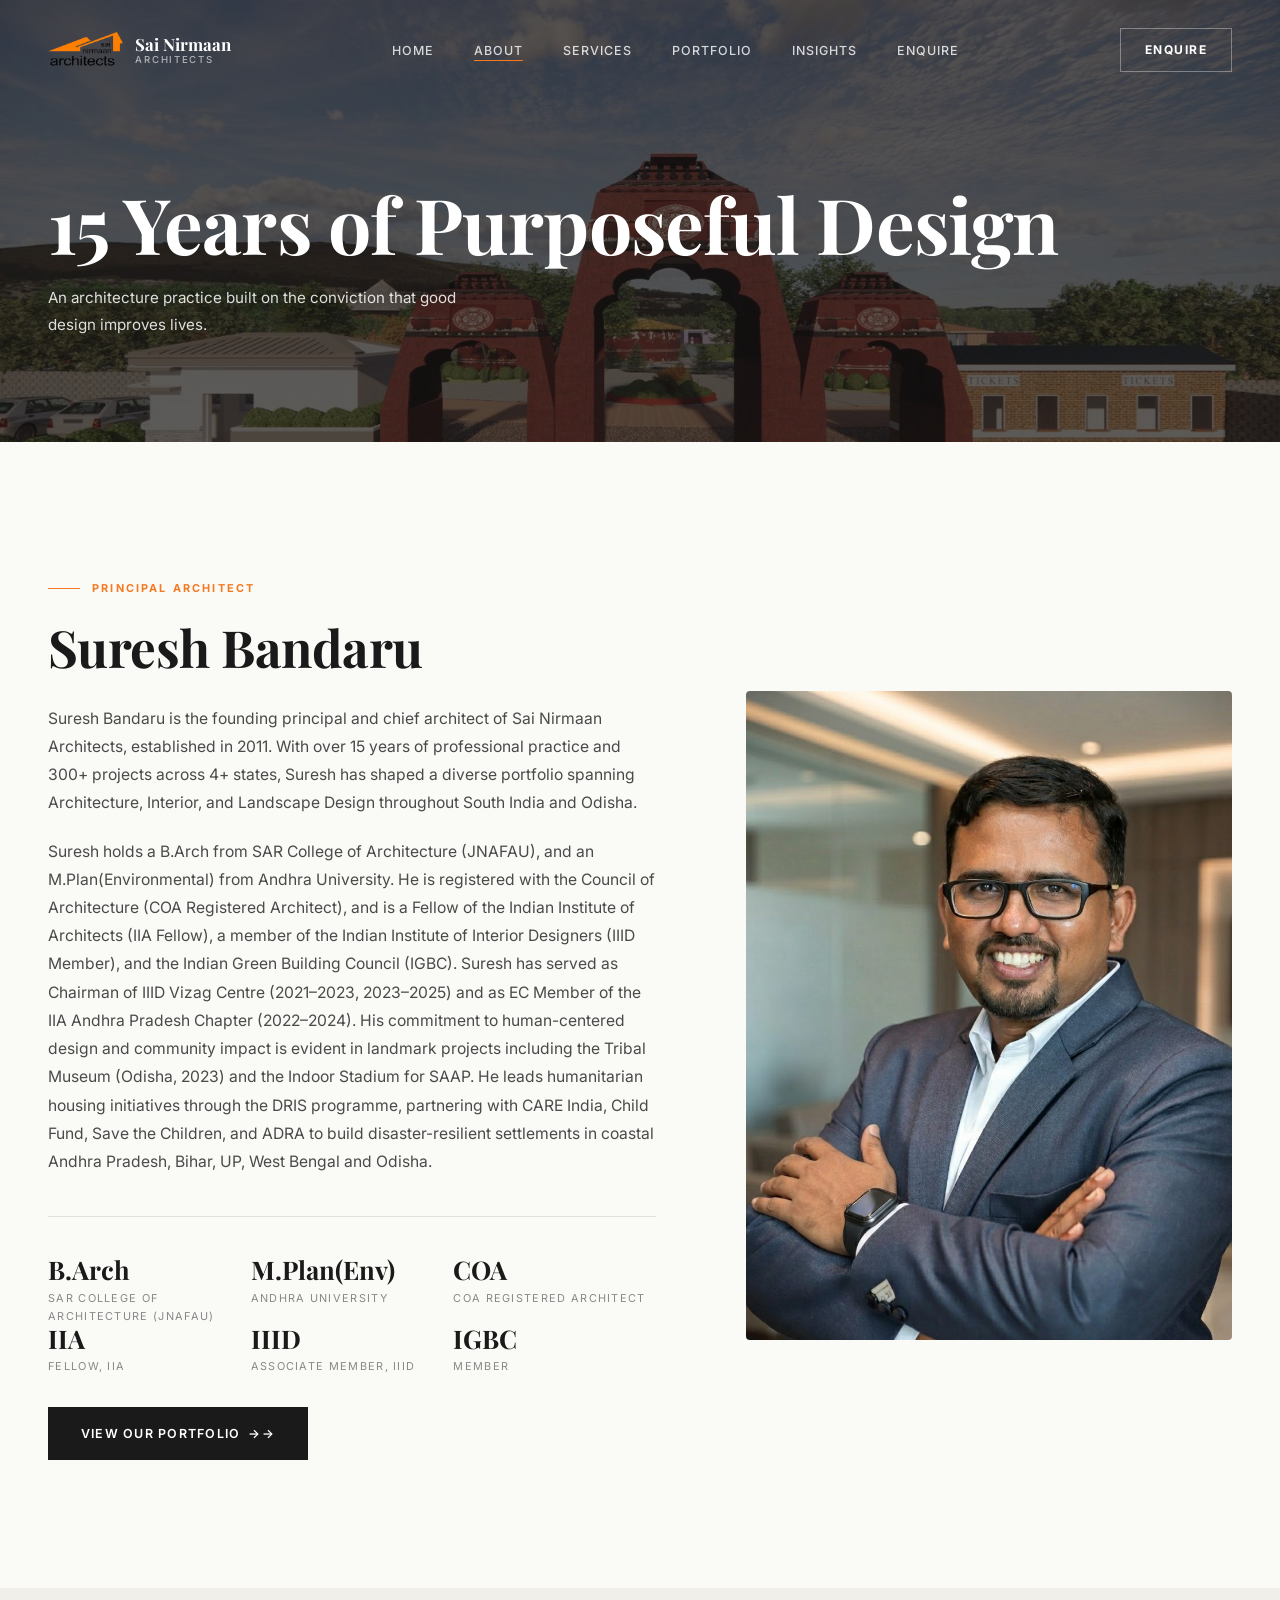
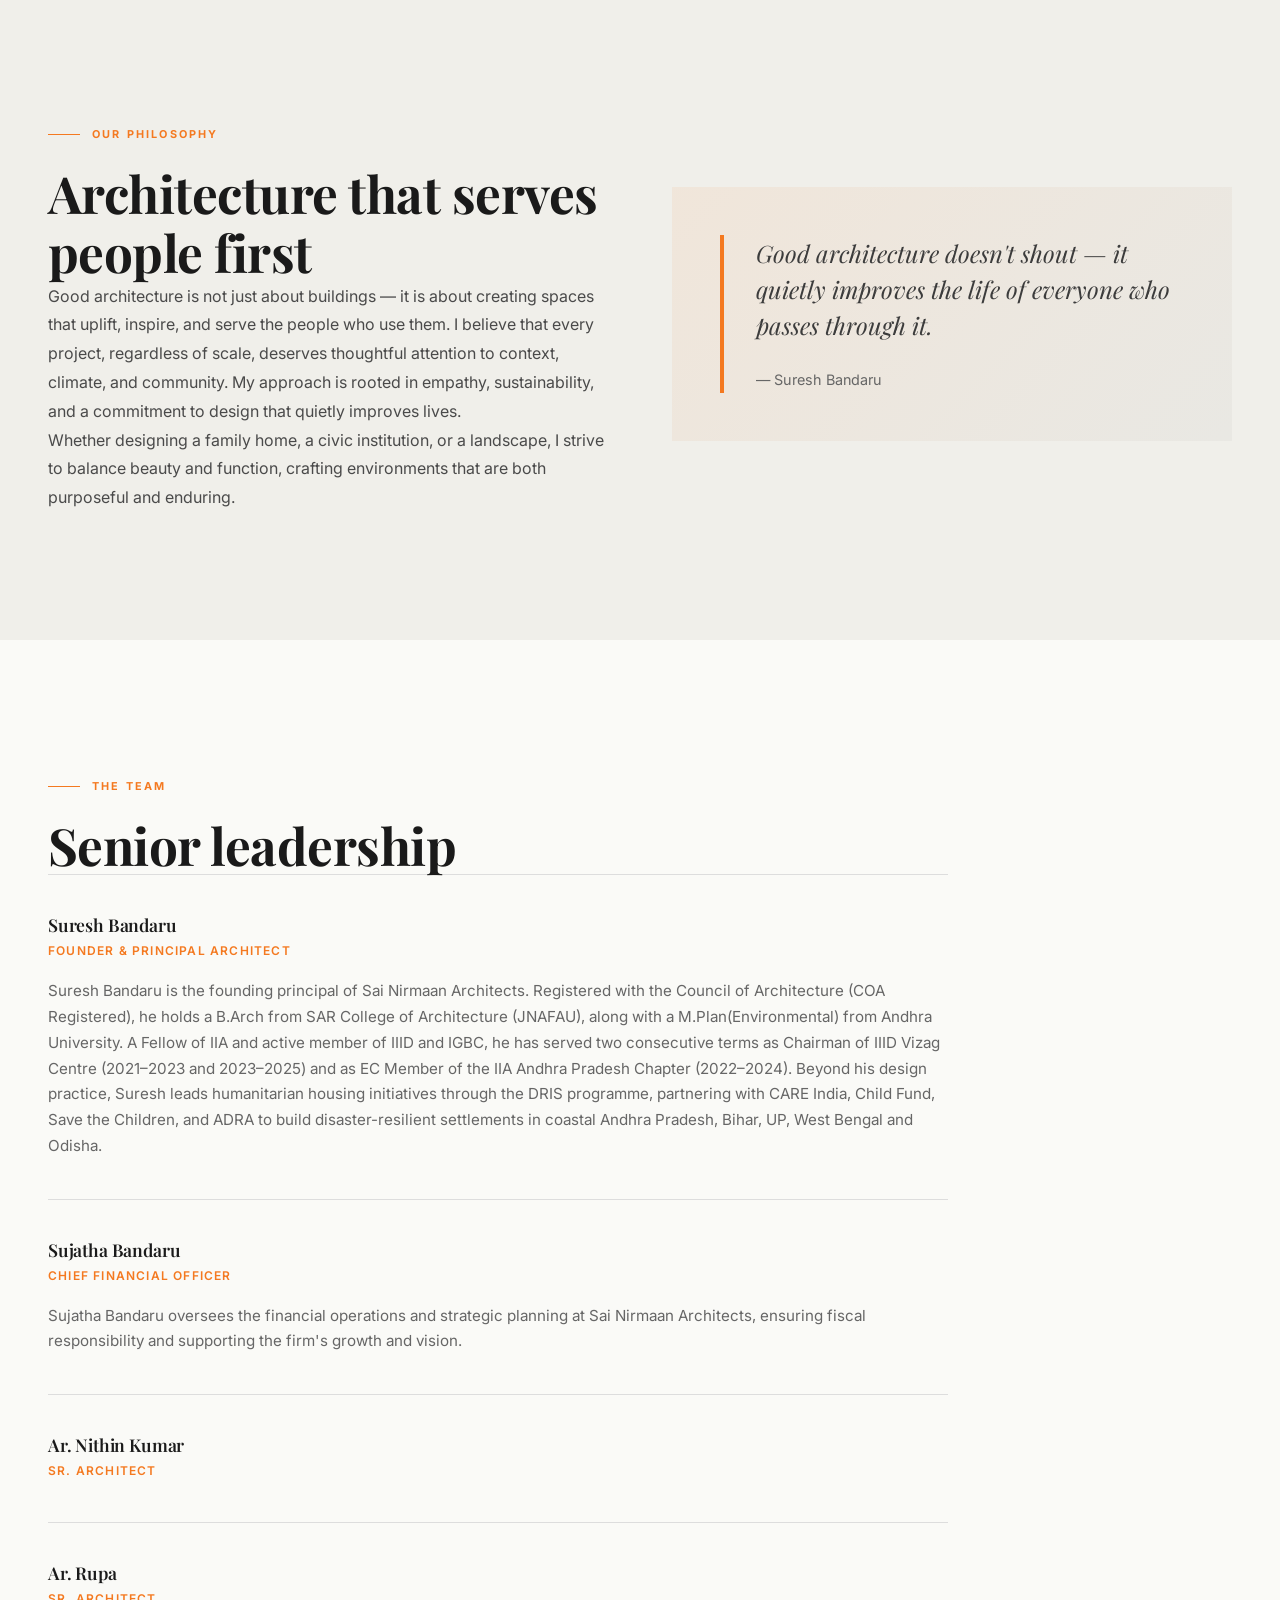
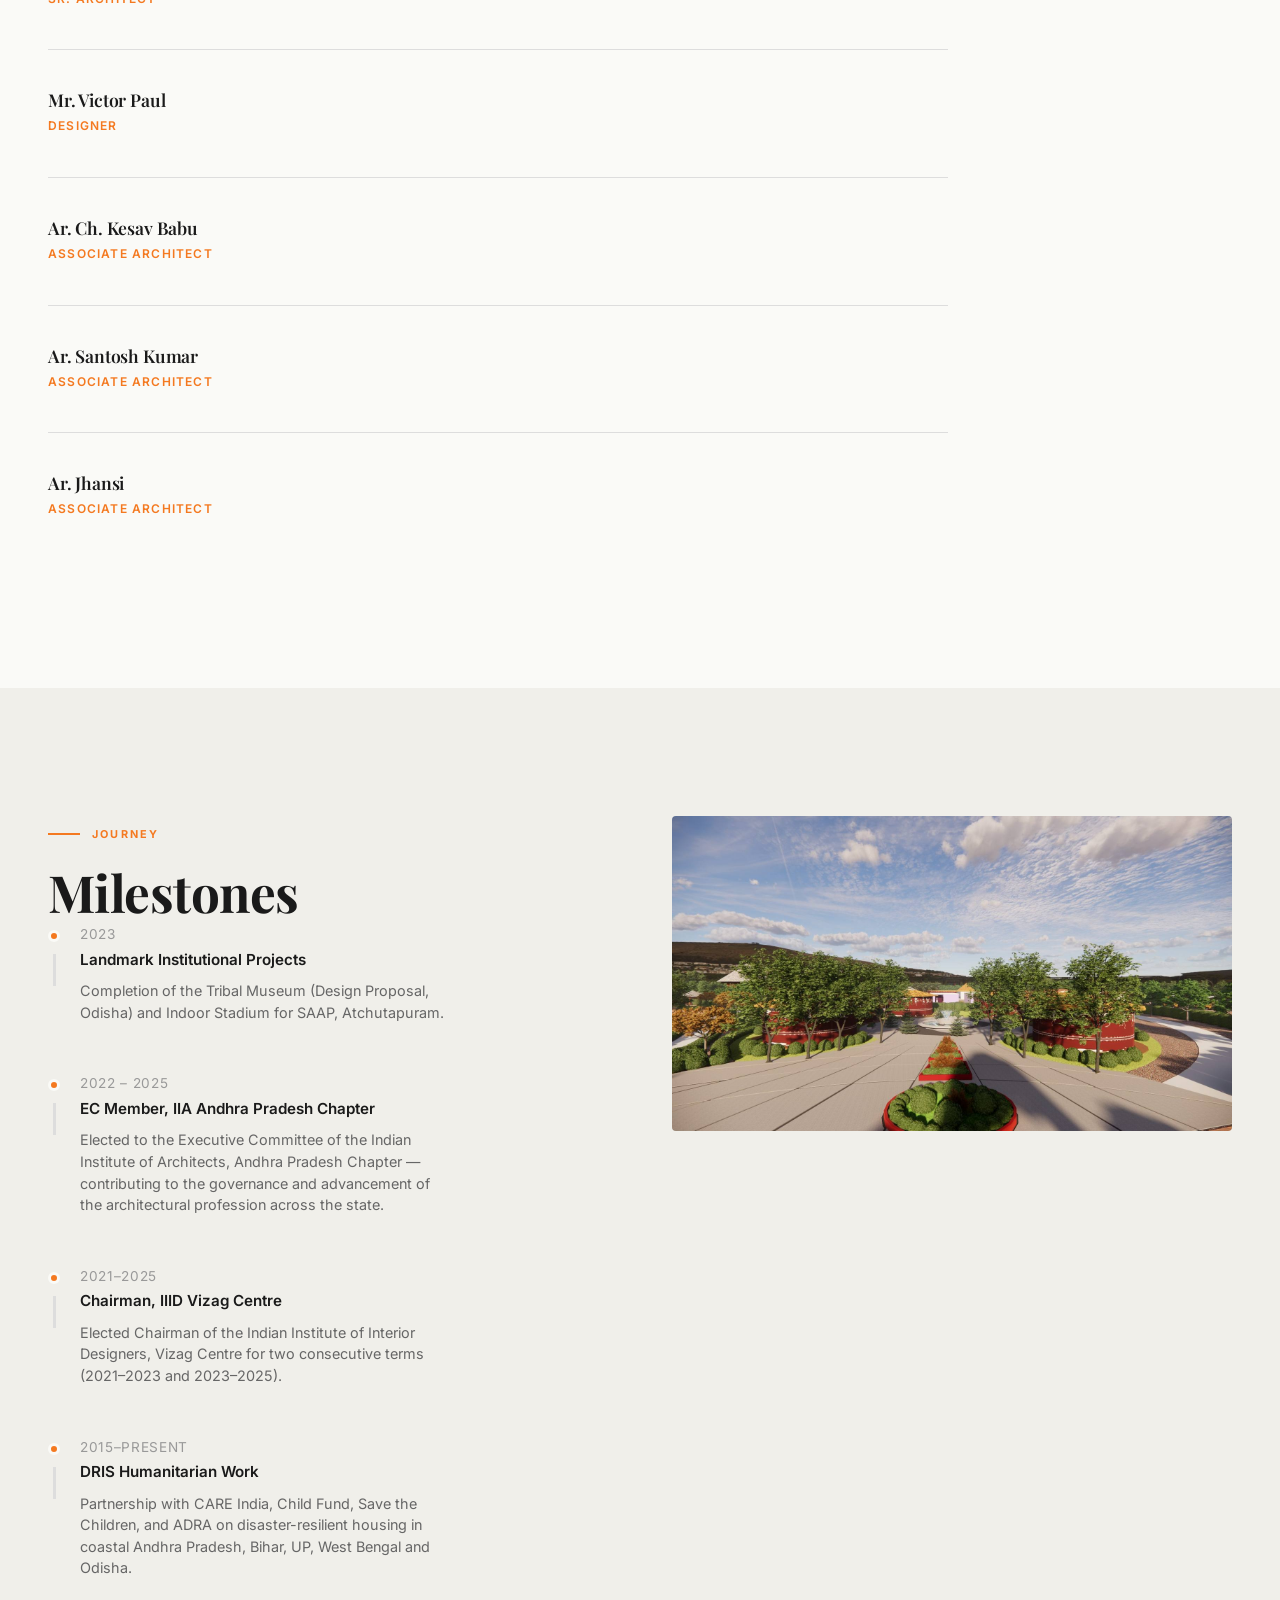
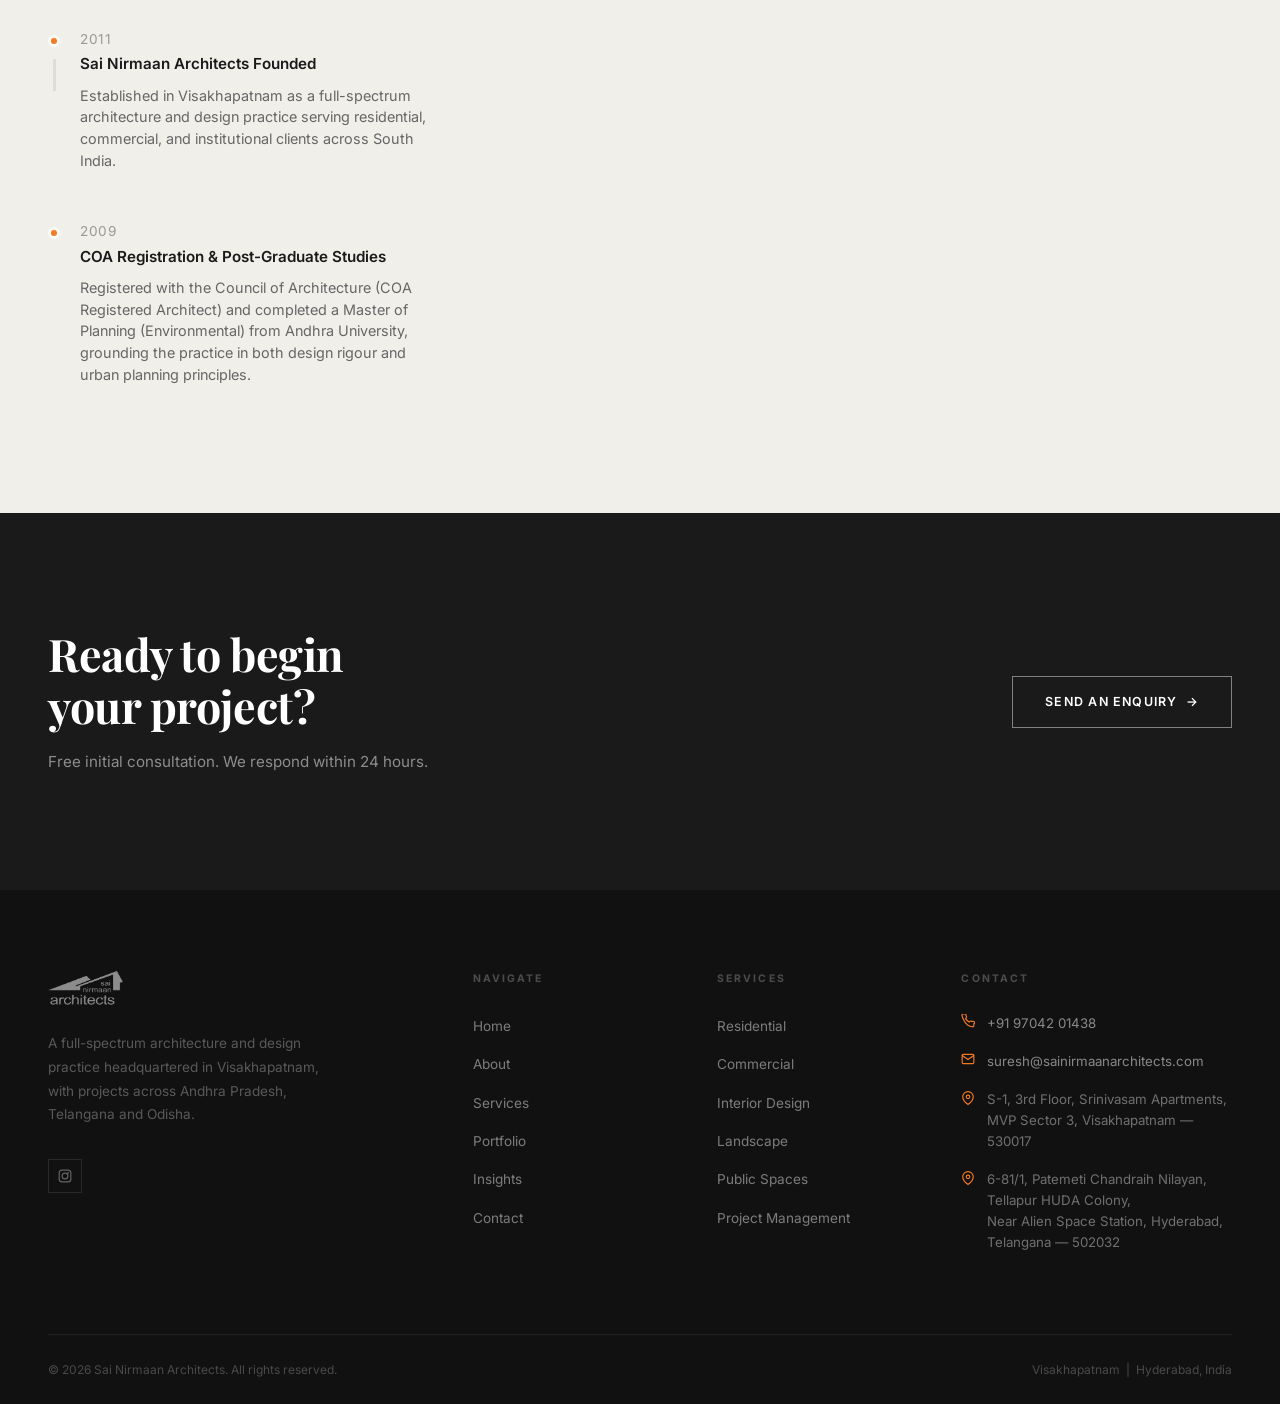
<file: about.html>
<!DOCTYPE html>
<html lang="en">
<head>
    <meta charset="UTF-8">
    <meta name="viewport" content="width=device-width, initial-scale=1.0">
    <title>About — Sai Nirmaan Architects | Visakhapatnam</title>
    <meta name="description" content="Meet Principal Architect Suresh Bandaru and the Sai Nirmaan Architects team — 15+ years of architectural excellence across South India and Odisha.">
    <link rel="canonical" href="https://sainirmaanarchitects.com/about.html" />
    <meta property="og:type" content="website" />
    <meta property="og:site_name" content="Sai Nirmaan Architects" />
    <meta property="og:url" content="https://sainirmaanarchitects.com/about.html" />
    <meta property="og:title" content="About — Sai Nirmaan Architects | Visakhapatnam" />
    <meta property="og:description" content="Meet Principal Architect Suresh Bandaru — 15+ years of architectural excellence across South India and Odisha." />
    <meta property="og:image" content="https://sainirmaanarchitects.com/images/architectural/indoor-stadium-front.jpg" />
    <meta name="twitter:card" content="summary_large_image" />
    <meta name="twitter:title" content="About — Sai Nirmaan Architects" />
    <meta name="twitter:description" content="15+ years of architectural practice — residential, commercial, institutional and landscape design across South India." />
    <meta name="twitter:image" content="https://sainirmaanarchitects.com/images/architectural/indoor-stadium-front.jpg" />
    <link rel="icon" type="image/png" sizes="32x32" href="favicon-32.png" />
    <link rel="icon" type="image/png" sizes="192x192" href="favicon-192.png" />
    <link rel="apple-touch-icon" href="favicon-192.png" />
    <link rel="preconnect" href="https://fonts.googleapis.com">
    <link rel="preconnect" href="https://fonts.gstatic.com" crossorigin>
    <link href="https://fonts.googleapis.com/css2?family=Playfair+Display:ital,wght@0,400;0,600;0,700;1,400;1,600&family=Inter:wght@300;400;500;600;700&display=swap" rel="stylesheet">
    <link rel="stylesheet" href="css/style.css">
  <!-- Google tag (gtag.js) -->
  <script async src="https://www.googletagmanager.com/gtag/js?id=G-XS4JHG10ZB"></script>
  <script>
    window.dataLayer = window.dataLayer || [];
    function gtag(){dataLayer.push(arguments);}
    gtag('js', new Date());
    gtag('config', 'G-XS4JHG10ZB');
  </script>
</head>
<body>

<!-- Navigation -->
<nav class="nav" id="nav">
    <div class="nav-inner">
        <a href="index.html" class="nav-logo">
            <img src="images/logo/nirmaan-logo.png" alt="Sai Nirmaan Architects" />
            <div class="nav-logo-name">Sai Nirmaan <small>Architects</small></div>
        </a>
        <ul class="nav-links" id="navLinks">
            <li><a href="index.html">Home</a></li>
            <li><a href="about.html" class="active">About</a></li>
            <li><a href="services.html">Services</a></li>
            <li><a href="portfolio.html">Portfolio</a></li>
            <li><a href="blog.html">Insights</a></li>
            <li><a href="contact.html">Enquire</a></li>
        </ul>
        <a href="contact.html" class="nav-enquire">Enquire</a>
        <button class="hamburger" id="hamburger" aria-label="Menu"><span></span><span></span><span></span></button>
    </div>
</nav>

<!-- Page Hero -->
<section class="page-hero" style="background-image: url('images/architectural/tribal-museum-2.jpg');">
    <div class="page-hero-content">
        <div class="wrap">
            <h1>15 Years of Purposeful Design</h1>
            <p class="hero-sub">An architecture practice built on the conviction that good design improves lives.</p>
        </div>
    </div>
</section>

<!-- Section 1: Principal Architect -->
<section class="section">
    <div class="wrap">
        <div class="about-block">
            <div class="about-text">
                <div class="eyebrow">Principal Architect</div>
                <h2>Suresh Bandaru</h2>
                <p>Suresh Bandaru is the founding principal and chief architect of Sai Nirmaan Architects, established in 2011. With over 15 years of professional practice and 300+ projects across 4+ states, Suresh has shaped a diverse portfolio spanning Architecture, Interior, and Landscape Design throughout South India and Odisha.</p>
                <p>Suresh holds a B.Arch from SAR College of Architecture (JNAFAU), and an M.Plan(Environmental) from Andhra University. He is registered with the Council of Architecture (COA Registered Architect), and is a Fellow of the Indian Institute of Architects (IIA Fellow), a member of the Indian Institute of Interior Designers (IIID Member), and the Indian Green Building Council (IGBC). Suresh has served as Chairman of IIID Vizag Centre (2021–2023, 2023–2025) and as EC Member of the IIA Andhra Pradesh Chapter (2022–2024). His commitment to human-centered design and community impact is evident in landmark projects including the Tribal Museum (Odisha, 2023) and the Indoor Stadium for SAAP. He leads humanitarian housing initiatives through the DRIS programme, partnering with CARE India, Child Fund, Save the Children, and ADRA to build disaster-resilient settlements in coastal Andhra Pradesh, Bihar, UP, West Bengal and Odisha.</p>
                <div class="about-credentials">
                    <div class="cred-item">
                        <div class="cred-value">B.Arch</div>
                        <div class="cred-label">SAR College of Architecture (JNAFAU)</div>
                    </div>
                    <div class="cred-item">
                        <div class="cred-value">M.Plan(Env)</div>
                        <div class="cred-label">Andhra University</div>
                    </div>
                    <div class="cred-item">
                        <div class="cred-value">COA</div>
                        <div class="cred-label">COA Registered Architect</div>
                    </div>
                    <div class="cred-item">
                        <div class="cred-value">IIA</div>
                        <div class="cred-label">Fellow, IIA</div>
                    </div>
                    <div class="cred-item">
                        <div class="cred-value">IIID</div>
                        <div class="cred-label">Associate Member, IIID</div>
                    </div>
                    <div class="cred-item">
                        <div class="cred-value">IGBC</div>
                        <div class="cred-label">Member</div>
                    </div>
                </div>
                <p style="margin-top: 2rem;">
                    <a href="portfolio.html" class="btn btn-dark">View our portfolio <span class="btn-arrow">→</span></a>
                </p>
            </div>
            <div class="about-portrait">
                <img src="images/team/suresh-bandaru-about.jpg" alt="Suresh Bandaru — Founder & Principal Architect, Sai Nirmaan Architects" style="width:100%; height:100%; object-fit:cover; object-position: center top; border-radius:4px;" />
            </div>
        </div>
    </div>
</section>

<!-- Section 2: Design Philosophy -->
<section class="section section-stone">
    <div class="wrap">
        <div class="about-2col" style="align-items: center;">
            <div class="fade-in">
                <div class="eyebrow">Our Philosophy</div>
                <h2>Architecture that serves people first</h2>
                <p>Good architecture is not just about buildings — it is about creating spaces that uplift, inspire, and serve the people who use them. I believe that every project, regardless of scale, deserves thoughtful attention to context, climate, and community. My approach is rooted in empathy, sustainability, and a commitment to design that quietly improves lives.</p>
                <p>Whether designing a family home, a civic institution, or a landscape, I strive to balance beauty and function, crafting environments that are both purposeful and enduring.</p>
            </div>
            <div class="fade-in" style="padding: 3rem; background: linear-gradient(135deg, rgba(244, 121, 32, 0.08) 0%, rgba(60, 60, 60, 0.04) 100%);">
                <blockquote style="border-left: 4px solid #F47920; padding-left: 2rem; margin: 0;">
                    <p style="font-family: 'Playfair Display', serif; font-size: 1.5rem; font-style: italic; line-height: 1.5; color: #3C3C3C; margin: 0;">Good architecture doesn't shout — it quietly improves the life of everyone who passes through it.</p>
                    <p style="font-family: 'Inter', sans-serif; font-size: 0.9rem; color: #666; margin-top: 1.5rem; margin-bottom: 0;">— Suresh Bandaru</p>
                </blockquote>
            </div>
        </div>
    </div>
</section>

<!-- Section 3: Team -->
<section class="section">
    <div class="wrap">
        <div class="eyebrow">The Team</div>
        <h2>Senior leadership</h2>
        <div style="max-width: 900px;">
            <div style="border-top: 1px solid #ddd; padding: 2.5rem 0; border-bottom: 1px solid #ddd;">
                <h3 style="margin: 0 0 0.3rem 0; font-size: 1.1rem; font-weight: 600;">Suresh Bandaru</h3>
                <p style="margin: 0 0 1rem 0; font-size: 0.75rem; letter-spacing: 0.1em; color: #F47920; text-transform: uppercase; font-weight: 600;">Founder &amp; Principal Architect</p>
                <p style="margin: 0; font-size: 0.95rem; color: #666; line-height: 1.7;">Suresh Bandaru is the founding principal of Sai Nirmaan Architects. Registered with the Council of Architecture (COA Registered), he holds a B.Arch from SAR College of Architecture (JNAFAU), along with a M.Plan(Environmental) from Andhra University. A Fellow of IIA and active member of IIID and IGBC, he has served two consecutive terms as Chairman of IIID Vizag Centre (2021–2023 and 2023–2025) and as EC Member of the IIA Andhra Pradesh Chapter (2022–2024). Beyond his design practice, Suresh leads humanitarian housing initiatives through the DRIS programme, partnering with CARE India, Child Fund, Save the Children, and ADRA to build disaster-resilient settlements in coastal Andhra Pradesh, Bihar, UP, West Bengal and Odisha.</p>
            </div>
            <div style="border-bottom: 1px solid #ddd; padding: 2.5rem 0;">
                <h3 style="margin: 0 0 0.3rem 0; font-size: 1.1rem; font-weight: 600;">Sujatha Bandaru</h3>
                <p style="margin: 0 0 1rem 0; font-size: 0.75rem; letter-spacing: 0.1em; color: #F47920; text-transform: uppercase; font-weight: 600;">Chief Financial Officer</p>
                <p style="margin: 0; font-size: 0.95rem; color: #666; line-height: 1.7;">Sujatha Bandaru oversees the financial operations and strategic planning at Sai Nirmaan Architects, ensuring fiscal responsibility and supporting the firm's growth and vision.</p>
            </div>
            <div style="border-bottom: 1px solid #ddd; padding: 2.5rem 0;">
                <h3 style="margin: 0 0 0.3rem 0; font-size: 1.1rem; font-weight: 600;">Ar. Nithin Kumar</h3>
                <p style="margin: 0; font-size: 0.75rem; letter-spacing: 0.1em; color: #F47920; text-transform: uppercase; font-weight: 600;">Sr. Architect</p>
            </div>
            <div style="border-bottom: 1px solid #ddd; padding: 2.5rem 0;">
                <h3 style="margin: 0 0 0.3rem 0; font-size: 1.1rem; font-weight: 600;">Ar. Rupa</h3>
                <p style="margin: 0; font-size: 0.75rem; letter-spacing: 0.1em; color: #F47920; text-transform: uppercase; font-weight: 600;">Sr. Architect</p>
            </div>
            <div style="border-bottom: 1px solid #ddd; padding: 2.5rem 0;">
                <h3 style="margin: 0 0 0.3rem 0; font-size: 1.1rem; font-weight: 600;">Mr. Victor Paul</h3>
                <p style="margin: 0; font-size: 0.75rem; letter-spacing: 0.1em; color: #F47920; text-transform: uppercase; font-weight: 600;">Designer</p>
            </div>
            <div style="border-bottom: 1px solid #ddd; padding: 2.5rem 0;">
                <h3 style="margin: 0 0 0.3rem 0; font-size: 1.1rem; font-weight: 600;">Ar. Ch. Kesav Babu</h3>
                <p style="margin: 0; font-size: 0.75rem; letter-spacing: 0.1em; color: #F47920; text-transform: uppercase; font-weight: 600;">Associate Architect</p>
            </div>
            <div style="border-bottom: 1px solid #ddd; padding: 2.5rem 0;">
                <h3 style="margin: 0 0 0.3rem 0; font-size: 1.1rem; font-weight: 600;">Ar. Santosh Kumar</h3>
                <p style="margin: 0; font-size: 0.75rem; letter-spacing: 0.1em; color: #F47920; text-transform: uppercase; font-weight: 600;">Associate Architect</p>
            </div>
            <div style="padding: 2.5rem 0;">
                <h3 style="margin: 0 0 0.3rem 0; font-size: 1.1rem; font-weight: 600;">Ar. Jhansi</h3>
                <p style="margin: 0; font-size: 0.75rem; letter-spacing: 0.1em; color: #F47920; text-transform: uppercase; font-weight: 600;">Associate Architect</p>
            </div>
        </div>
    </div>
</section>

<!-- Section 4: Career Milestones -->
<section class="section section-stone">
    <div class="wrap">
        <div class="about-2col" style="align-items: flex-start;">
            <div class="fade-in">
                <div class="eyebrow">Journey</div>
                <h2>Milestones</h2>
                <div style="max-width: 400px;">
                    <div style="position: relative; padding-left: 2rem; margin-bottom: 3rem;">
                        <div style="position: absolute; left: 0; top: 0.5rem; width: 12px; height: 12px; background: #F47920; border-radius: 50%; border: 3px solid #FAFAF7;"></div>
                        <div style="position: absolute; left: 4.5px; top: 2rem; width: 3px; height: 2rem; background: #ddd;"></div>
                        <p style="font-size: 0.85rem; color: #999; text-transform: uppercase; letter-spacing: 0.05em; margin: 0 0 0.25rem 0;">2023</p>
                        <h4 style="margin: 0 0 0.75rem 0; font-size: 0.95rem; font-weight: 600;">Landmark Institutional Projects</h4>
                        <p style="margin: 0; font-size: 0.9rem; color: #666; line-height: 1.5;">Completion of the Tribal Museum (Design Proposal, Odisha) and Indoor Stadium for SAAP, Atchutapuram.</p>
                    </div>
                    <div style="position: relative; padding-left: 2rem; margin-bottom: 3rem;">
                        <div style="position: absolute; left: 0; top: 0.5rem; width: 12px; height: 12px; background: #F47920; border-radius: 50%; border: 3px solid #FAFAF7;"></div>
                        <div style="position: absolute; left: 4.5px; top: 2rem; width: 3px; height: 2rem; background: #ddd;"></div>
                        <p style="font-size: 0.85rem; color: #999; text-transform: uppercase; letter-spacing: 0.05em; margin: 0 0 0.25rem 0;">2022 – 2025</p>
                        <h4 style="margin: 0 0 0.75rem 0; font-size: 0.95rem; font-weight: 600;">EC Member, IIA Andhra Pradesh Chapter</h4>
                        <p style="margin: 0; font-size: 0.9rem; color: #666; line-height: 1.5;">Elected to the Executive Committee of the Indian Institute of Architects, Andhra Pradesh Chapter — contributing to the governance and advancement of the architectural profession across the state.</p>
                    </div>
                    <div style="position: relative; padding-left: 2rem; margin-bottom: 3rem;">
                        <div style="position: absolute; left: 0; top: 0.5rem; width: 12px; height: 12px; background: #F47920; border-radius: 50%; border: 3px solid #FAFAF7;"></div>
                        <div style="position: absolute; left: 4.5px; top: 2rem; width: 3px; height: 2rem; background: #ddd;"></div>
                        <p style="font-size: 0.85rem; color: #999; text-transform: uppercase; letter-spacing: 0.05em; margin: 0 0 0.25rem 0;">2021–2025</p>
                        <h4 style="margin: 0 0 0.75rem 0; font-size: 0.95rem; font-weight: 600;">Chairman, IIID Vizag Centre</h4>
                        <p style="margin: 0; font-size: 0.9rem; color: #666; line-height: 1.5;">Elected Chairman of the Indian Institute of Interior Designers, Vizag Centre for two consecutive terms (2021–2023 and 2023–2025).</p>
                    </div>
                    <div style="position: relative; padding-left: 2rem; margin-bottom: 3rem;">
                        <div style="position: absolute; left: 0; top: 0.5rem; width: 12px; height: 12px; background: #F47920; border-radius: 50%; border: 3px solid #FAFAF7;"></div>
                        <div style="position: absolute; left: 4.5px; top: 2rem; width: 3px; height: 2rem; background: #ddd;"></div>
                        <p style="font-size: 0.85rem; color: #999; text-transform: uppercase; letter-spacing: 0.05em; margin: 0 0 0.25rem 0;">2015–Present</p>
                        <h4 style="margin: 0 0 0.75rem 0; font-size: 0.95rem; font-weight: 600;">DRIS Humanitarian Work</h4>
                        <p style="margin: 0; font-size: 0.9rem; color: #666; line-height: 1.5;">Partnership with CARE India, Child Fund, Save the Children, and ADRA on disaster-resilient housing in coastal Andhra Pradesh, Bihar, UP, West Bengal and Odisha.</p>
                    </div>
                    <div style="position: relative; padding-left: 2rem; margin-bottom: 3rem;">
                        <div style="position: absolute; left: 0; top: 0.5rem; width: 12px; height: 12px; background: #F47920; border-radius: 50%; border: 3px solid #FAFAF7;"></div>
                        <div style="position: absolute; left: 4.5px; top: 2rem; width: 3px; height: 2rem; background: #ddd;"></div>
                        <p style="font-size: 0.85rem; color: #999; text-transform: uppercase; letter-spacing: 0.05em; margin: 0 0 0.25rem 0;">2011</p>
                        <h4 style="margin: 0 0 0.75rem 0; font-size: 0.95rem; font-weight: 600;">Sai Nirmaan Architects Founded</h4>
                        <p style="margin: 0; font-size: 0.9rem; color: #666; line-height: 1.5;">Established in Visakhapatnam as a full-spectrum architecture and design practice serving residential, commercial, and institutional clients across South India.</p>
                    </div>
                    <div style="position: relative; padding-left: 2rem;">
                        <div style="position: absolute; left: 0; top: 0.5rem; width: 12px; height: 12px; background: #F47920; border-radius: 50%; border: 3px solid #FAFAF7;"></div>
                        <p style="font-size: 0.85rem; color: #999; text-transform: uppercase; letter-spacing: 0.05em; margin: 0 0 0.25rem 0;">2009</p>
                        <h4 style="margin: 0 0 0.75rem 0; font-size: 0.95rem; font-weight: 600;">COA Registration &amp; Post-Graduate Studies</h4>
                        <p style="margin: 0; font-size: 0.9rem; color: #666; line-height: 1.5;">Registered with the Council of Architecture (COA Registered Architect) and completed a Master of Planning (Environmental) from Andhra University, grounding the practice in both design rigour and urban planning principles.</p>
                    </div>
                </div>
            </div>
            <div class="fade-in">
                <img src="images/architectural/tribal-museum-4.jpg" alt="Sai Nirmaan Architects — Tribal Museum project, Odisha" style="width: 100%; height: auto; display: block; border-radius: 4px;">
            </div>
        </div>
    </div>
</section>

<!-- CTA Strip -->
<div class="cta-strip">
  <div class="wrap">
    <div class="fade-in">
      <h2>Ready to begin<br/>your project?</h2>
      <p>Free initial consultation. We respond within 24 hours.</p>
    </div>
    <div class="cta-actions fade-in">
      <a href="contact.html" class="btn btn-ghost btn-arrow">Send an enquiry</a>
    </div>
  </div>
</div>

 <!-- ============ FOOTER ============ -->
<footer class="footer">
  <div class="wrap">
    <div class="footer-top">
      <div class="footer-brand">
        <img src="images/logo/nirmaan-logo.png" alt="Sai Nirmaan Architects" />
        <p>A full-spectrum architecture and design practice headquartered in Visakhapatnam, with projects across Andhra Pradesh, Telangana and Odisha.</p>
        <div class="footer-socials">
          <a href="https://www.instagram.com/nirmaanarchitects.india/" class="fsocial" aria-label="Instagram" target="_blank" rel="noopener">
            <svg width="14" height="14" viewBox="0 0 24 24" fill="none" stroke="currentColor" stroke-width="2"><rect x="2" y="2" width="20" height="20" rx="5"/><circle cx="12" cy="12" r="5"/><circle cx="17.5" cy="6.5" r="1.5" fill="currentColor" stroke="none"/></svg>
          </a>
        </div>
      </div>

      <div class="footer-col">
        <h5>Navigate</h5>
        <ul>
          <li><a href="index.html">Home</a></li>
          <li><a href="about.html">About</a></li>
          <li><a href="services.html">Services</a></li>
          <li><a href="portfolio.html">Portfolio</a></li>
          <li><a href="blog.html">Insights</a></li>
          <li><a href="contact.html">Contact</a></li>
        </ul>
      </div>

      <div class="footer-col">
        <h5>Services</h5>
        <ul>
          <li><a href="services.html#residential">Residential</a></li>
          <li><a href="services.html#commercial">Commercial</a></li>
          <li><a href="services.html#interior">Interior Design</a></li>
          <li><a href="services.html#landscape">Landscape</a></li>
          <li><a href="services.html#public">Public Spaces</a></li>
          <li><a href="services.html#pm">Project Management</a></li>
        </ul>
      </div>

      <div class="footer-col">
        <h5>Contact</h5>
        <div class="footer-contact-row">
          <svg width="14" height="14" viewBox="0 0 24 24" fill="none" stroke-width="2" stroke-linecap="round" stroke-linejoin="round"><path d="M22 16.92v3a2 2 0 0 1-2.18 2 19.79 19.79 0 0 1-8.63-3.07A19.5 19.5 0 0 1 4.69 10a19.79 19.79 0 0 1-3.07-8.67A2 2 0 0 1 3.62 0h3a2 2 0 0 1 2 1.72 12.84 12.84 0 0 0 .7 2.81 2 2 0 0 1-.45 2.11L7.91 7.91a16 16 0 0 0 6 6l1.27-1.27a2 2 0 0 1 2.11-.45 12.84 12.84 0 0 0 2.81.7A2 2 0 0 1 22 16.92z"/></svg>
          <a href="tel:+919704201438">+91 97042 01438</a>
        </div>
        <div class="footer-contact-row">
          <svg width="14" height="14" viewBox="0 0 24 24" fill="none" stroke-width="2" stroke-linecap="round" stroke-linejoin="round"><path d="M4 4h16c1.1 0 2 .9 2 2v12c0 1.1-.9 2-2 2H4c-1.1 0-2-.9-2-2V6c0-1.1.9-2 2-2z"/><polyline points="22,6 12,13 2,6"/></svg>
          <a href="mailto:suresh@sainirmaanarchitects.com">suresh@sainirmaanarchitects.com</a>
        </div>
        <div class="footer-contact-row">
          <svg width="14" height="14" viewBox="0 0 24 24" fill="none" stroke-width="2" stroke-linecap="round" stroke-linejoin="round"><path d="M21 10c0 7-9 13-9 13s-9-6-9-13a9 9 0 0 1 18 0z"/><circle cx="12" cy="10" r="3"/></svg>
          <span>S-1, 3rd Floor, Srinivasam Apartments,<br/>MVP Sector 3, Visakhapatnam — 530017</span>
        </div>
        <div class="footer-contact-row">
          <svg width="14" height="14" viewBox="0 0 24 24" fill="none" stroke-width="2" stroke-linecap="round" stroke-linejoin="round"><path d="M21 10c0 7-9 13-9 13s-9-6-9-13a9 9 0 0 1 18 0z"/><circle cx="12" cy="10" r="3"/></svg>
          <span>6-81/1, Patemeti Chandraih Nilayan, Tellapur HUDA Colony,<br/>Near Alien Space Station, Hyderabad, Telangana — 502032</span>
        </div>
      </div>
    </div>
    <div class="footer-bottom">
      <p>© 2026 Sai Nirmaan Architects. All rights reserved.</p>
      <p>Visakhapatnam &nbsp;|&nbsp; Hyderabad, India</p>
    </div>
  </div>
</footer>

<!-- Back to Top Button -->
<button class="btt" id="btt" title="Back to top">
    <svg width="18" height="18" viewBox="0 0 24 24" fill="none" stroke="currentColor" stroke-width="2.5" stroke-linecap="round" stroke-linejoin="round"><polyline points="18 15 12 9 6 15"/></svg>
  </button>

<script src="js/main.js"></script>

</body>
</html>
</file>
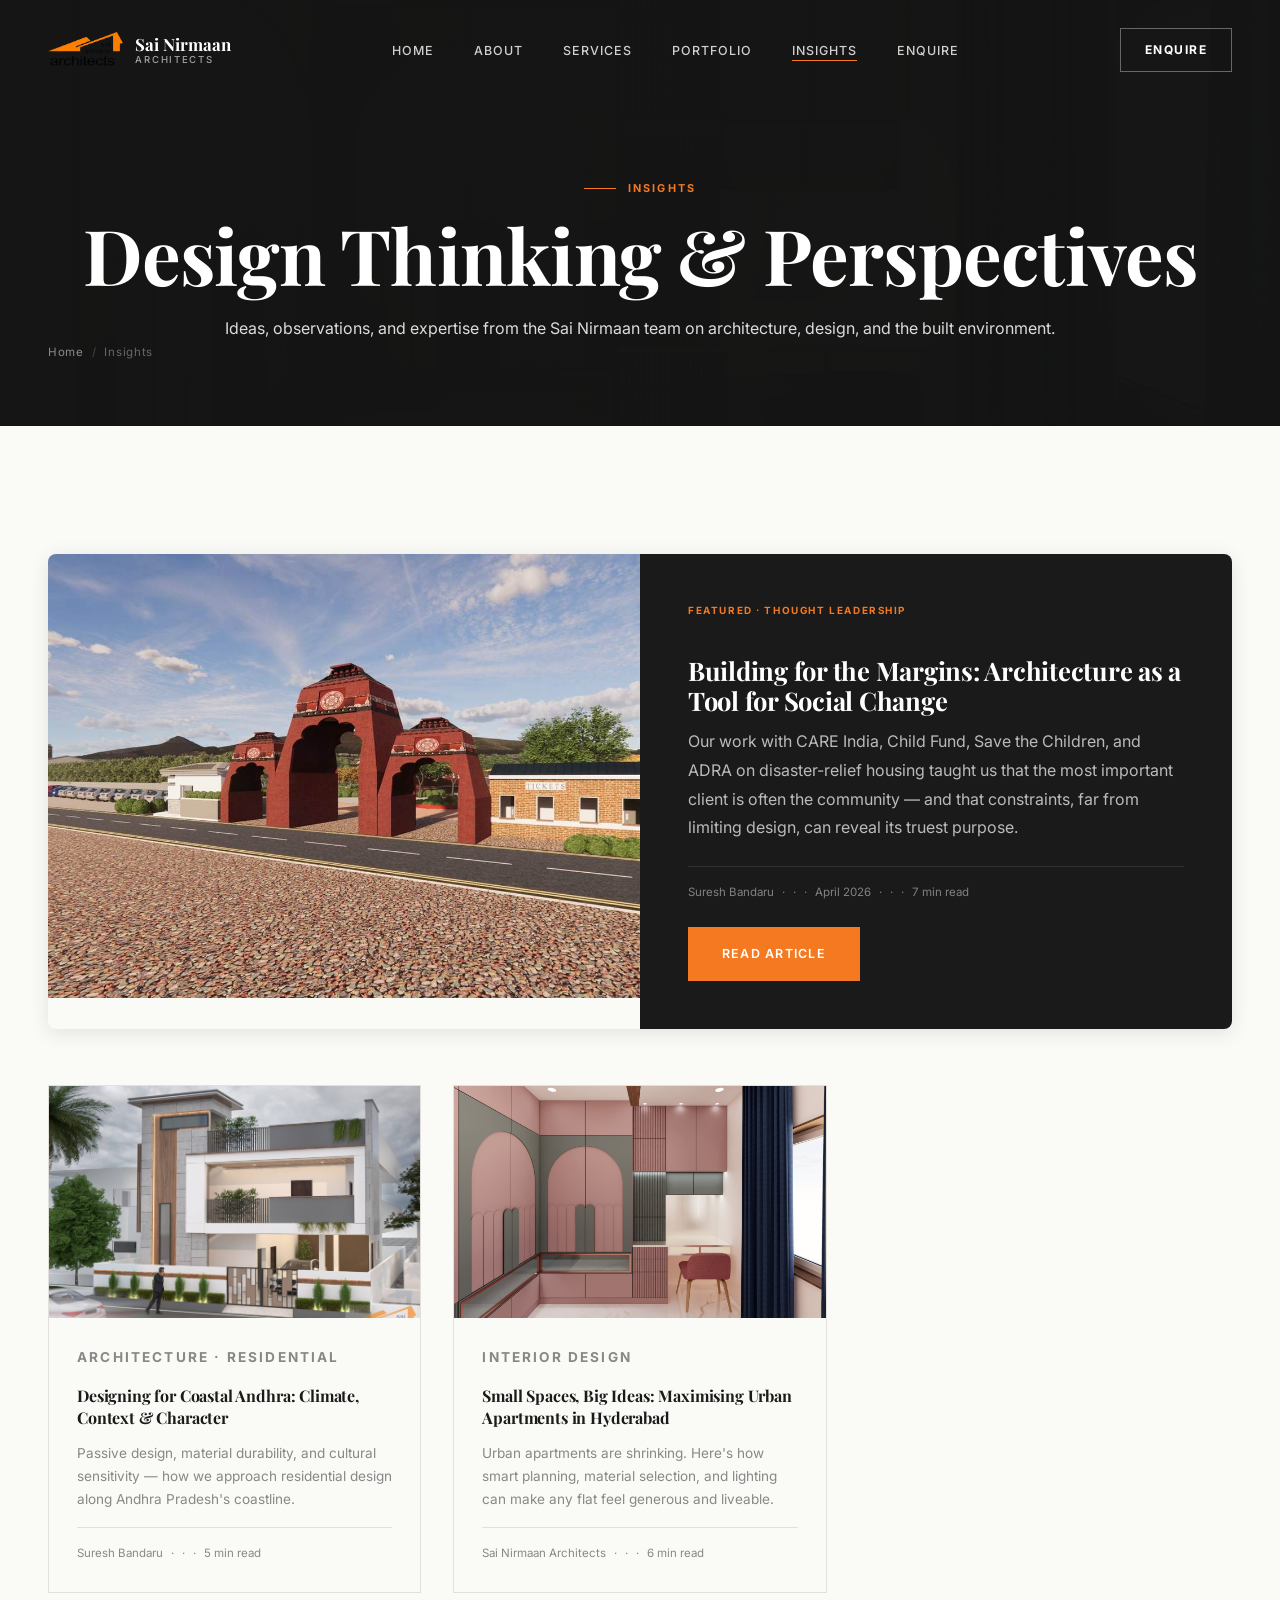
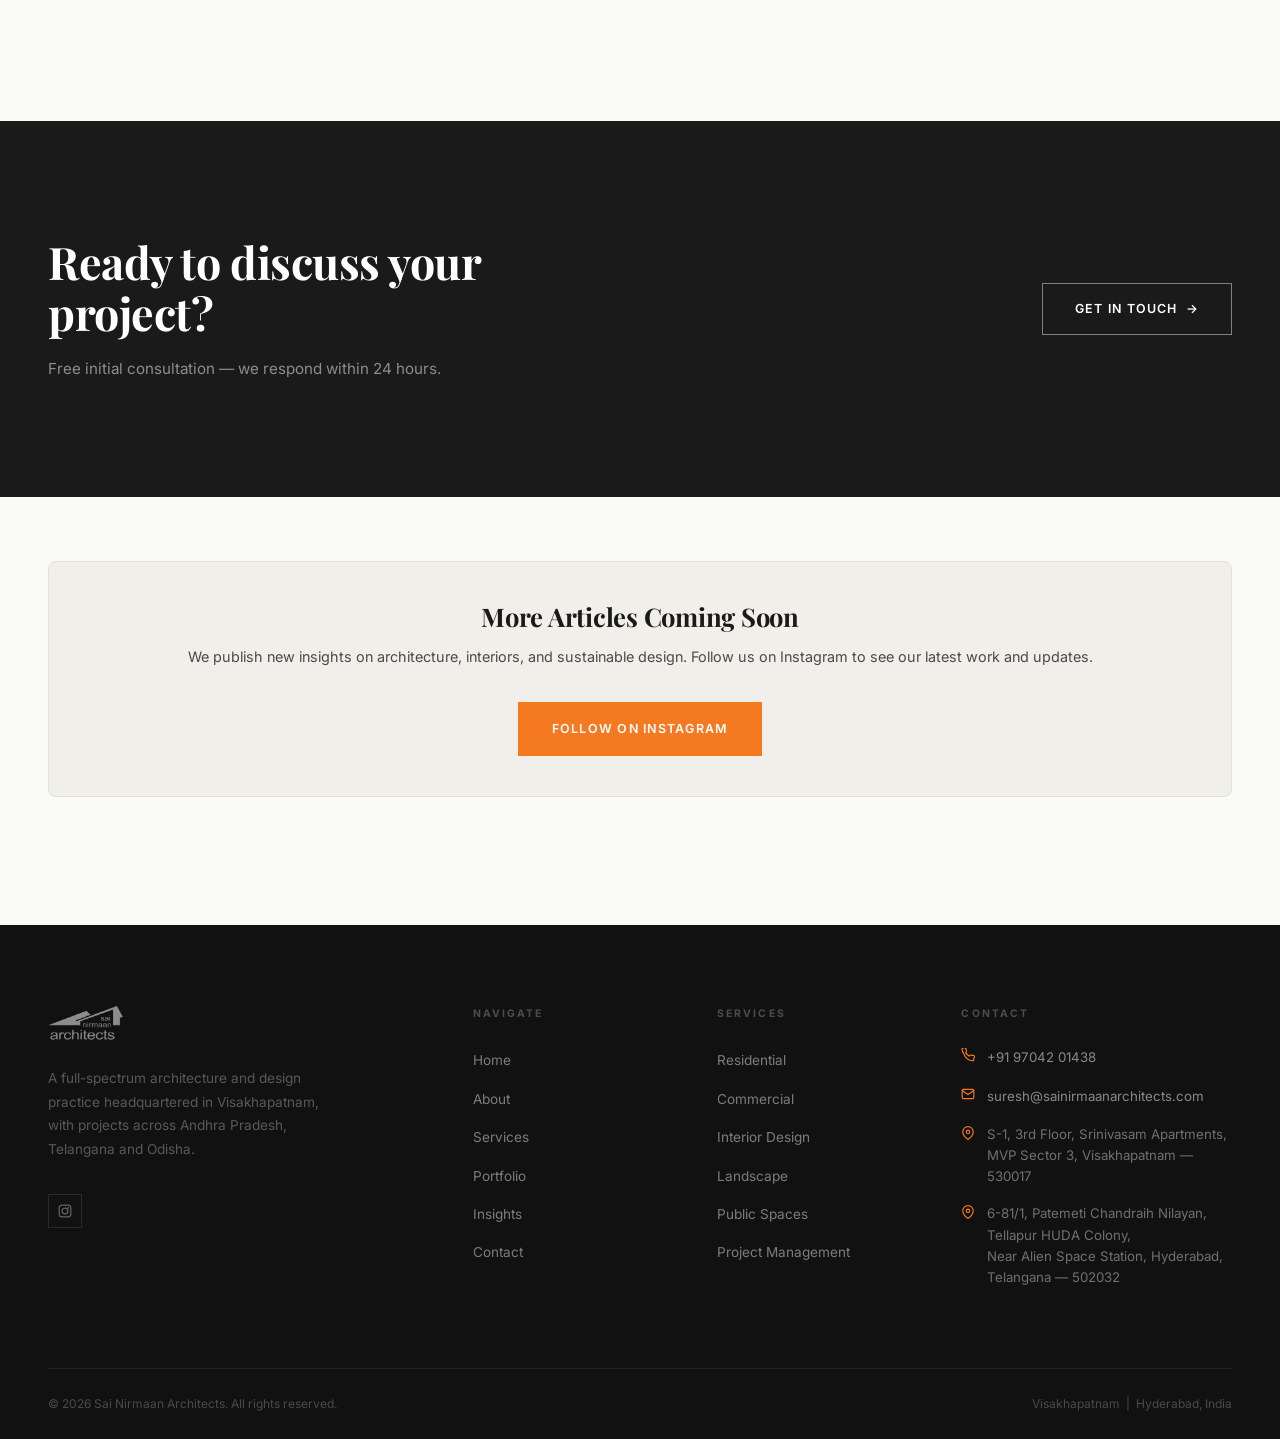
<file: blog.html>
<!DOCTYPE html>
<html lang="en">
<head>
  <meta charset="UTF-8" />
  <meta name="viewport" content="width=device-width, initial-scale=1.0" />
  <title>Insights — Sai Nirmaan Architects | Architecture & Design Blog</title>
  <meta name="description" content="Architecture insights, design thinking, and industry perspectives from the team at Sai Nirmaan Architects, Visakhapatnam." />
  <link rel="canonical" href="https://sainirmaanarchitects.com/blog.html" />
  <meta property="og:type" content="website" />
  <meta property="og:site_name" content="Sai Nirmaan Architects" />
  <meta property="og:url" content="https://sainirmaanarchitects.com/blog.html" />
  <meta property="og:title" content="Insights — Sai Nirmaan Architects | Architecture & Design Blog" />
  <meta property="og:description" content="Architecture insights, design thinking, and industry perspectives from the team at Sai Nirmaan Architects, Visakhapatnam." />
  <meta property="og:image" content="https://sainirmaanarchitects.com/images/interior/the-regent-main.jpg" />
  <meta name="twitter:card" content="summary_large_image" />
  <meta name="twitter:title" content="Insights — Sai Nirmaan Architects Blog" />
  <meta name="twitter:description" content="Architecture insights, design thinking, and industry perspectives from Visakhapatnam's leading architecture practice." />
  <meta name="twitter:image" content="https://sainirmaanarchitects.com/images/interior/the-regent-main.jpg" />
  <link rel="icon" type="image/png" sizes="32x32" href="favicon-32.png" />
  <link rel="icon" type="image/png" sizes="192x192" href="favicon-192.png" />
  <link rel="apple-touch-icon" href="favicon-192.png" />
  <link rel="preconnect" href="https://fonts.googleapis.com" />
  <link href="https://fonts.googleapis.com/css2?family=Playfair+Display:wght@400;700;900&family=Inter:wght@300;400;500;600;700&display=swap" rel="stylesheet" />
  <link rel="stylesheet" href="css/style.css" />
  <style>
    .blog-hero-post {
      display: grid; grid-template-columns: 1fr 1fr; gap: 0;
      border-radius: 8px; overflow: hidden; box-shadow: var(--shadow-md);
      margin-bottom: 3.5rem;
    }
    .blog-hero-img { aspect-ratio: 4/3; overflow: hidden; }
    .blog-hero-img img { width: 100%; height: 100%; object-fit: cover; }
    .blog-hero-content {
      background: var(--charcoal); padding: 3rem;
      display: flex; flex-direction: column; justify-content: center;
    }
    .blog-hero-content .blog-tag { color: var(--orange); }
    .blog-hero-content h2 { color: var(--white); font-size: 1.6rem; margin: 0.75rem 0; }
    .blog-hero-content p { color: rgba(255,255,255,0.7); margin-bottom: 1.5rem; }
    .blog-hero-content .blog-meta { color: rgba(255,255,255,0.45); border-top-color: rgba(255,255,255,0.1); }

    .newsletter-box {
      background: var(--light-grey); border-radius: 8px; padding: 2.5rem;
      text-align: center; border: 1px solid var(--mid-grey);
    }
    .newsletter-box h3 { margin-bottom: 0.75rem; }
    .newsletter-box p { font-size: 0.9rem; margin-bottom: 1.5rem; }
    .newsletter-form { display: flex; gap: 0.75rem; max-width: 480px; margin: 0 auto; }
    .newsletter-form input { flex: 1; padding: 0.8rem 1rem; border: 1.5px solid var(--mid-grey); border-radius: var(--radius); font-family: var(--font-body); font-size: 0.9rem; }
    .newsletter-form input:focus { outline: none; border-color: var(--orange); }

    @media (max-width: 768px) {
      .blog-hero-post { grid-template-columns: 1fr; }
      .blog-hero-img { aspect-ratio: 16/9; }
      .blog-hero-content { padding: 2rem; }
      .newsletter-form { flex-direction: column; }
      .newsletter-form button { width: 100%; justify-content: center; }
    }
  </style>
  <!-- Google tag (gtag.js) -->
  <script async src="https://www.googletagmanager.com/gtag/js?id=G-XS4JHG10ZB"></script>
  <script>
    window.dataLayer = window.dataLayer || [];
    function gtag(){dataLayer.push(arguments);}
    gtag('js', new Date());
    gtag('config', 'G-XS4JHG10ZB');
  </script>
</head>
<body>

  <nav class="nav" id="nav">
    <div class="nav-inner">
      <a href="index.html" class="nav-logo">
        <img src="images/logo/nirmaan-logo.png" alt="Sai Nirmaan Architects Logo" />
        <div class="nav-logo-name">Sai Nirmaan <small>Architects</small></div>
      </a>
      <ul class="nav-links" id="navLinks">
        <li><a href="index.html">Home</a></li>
        <li><a href="about.html">About</a></li>
        <li><a href="services.html">Services</a></li>
        <li><a href="portfolio.html">Portfolio</a></li>
        <li><a href="blog.html" class="active">Insights</a></li>
        <li><a href="contact.html">Enquire</a></li>
      </ul>
      <a href="contact.html" class="nav-enquire">Enquire</a>
      <button class="hamburger" id="hamburger" aria-label="Menu"><span></span><span></span><span></span></button>
    </div>
  </nav>

  <div class="page-hero">
    <div style="position:absolute;inset:0;background:url('images/interior/the-regent-main.jpg') center/cover; opacity:0.12;"></div>
    <div style="position:absolute;inset:0;background:rgba(20,20,20,0.72);z-index:0;"></div>
    <div class="page-hero-content container" style="position:relative;z-index:1;">
      <span class="section-label" style="display:flex;justify-content:center;margin-bottom:0.75rem;">Insights</span>
      <h1>Design Thinking &amp; Perspectives</h1>
      <p>Ideas, observations, and expertise from the Sai Nirmaan team on architecture, design, and the built environment.</p>
      <nav class="breadcrumb" aria-label="Breadcrumb">
        <a href="index.html">Home</a><span class="breadcrumb-sep">/</span><span>Insights</span>
      </nav>
    </div>
  </div>

  <section class="section">
    <div class="container">

      <!-- Featured Article -->
      <div class="blog-hero-post fade-up">
        <div class="blog-hero-img">
          <img src="images/architectural/tribal-museum-1.jpg" alt="Architecture for social good" loading="lazy" />
        </div>
        <div class="blog-hero-content">
          <p class="blog-tag">Featured · Thought Leadership</p>
          <h2>Building for the Margins: Architecture as a Tool for Social Change</h2>
          <p>Our work with CARE India, Child Fund, Save the Children, and ADRA on disaster-relief housing taught us that the most important client is often the community — and that constraints, far from limiting design, can reveal its truest purpose.</p>
          <div class="blog-meta">
            <span>Suresh Bandaru</span><span>·</span><span>April 2026</span><span>·</span><span>7 min read</span>
          </div>
          <a href="blog/architecture-for-social-good.html" class="btn btn-primary" style="margin-top:1.5rem; align-self:flex-start;">Read Article</a>
        </div>
      </div>

      <!-- Blog Grid -->
      <div class="blog-grid">
        <a href="blog/designing-for-the-coast.html" class="blog-card fade-up">
          <div class="blog-thumb">
            <img src="images/architectural/mr-bhaskar-srikakulam.jpg" alt="Coastal architecture Andhra Pradesh" loading="lazy" />
          </div>
          <div class="blog-body">
            <p class="blog-tag">Architecture · Residential</p>
            <h3>Designing for Coastal Andhra: Climate, Context &amp; Character</h3>
            <p>Passive design, material durability, and cultural sensitivity — how we approach residential design along Andhra Pradesh's coastline.</p>
            <div class="blog-meta">
              <span>Suresh Bandaru</span><span>·</span><span>5 min read</span>
            </div>
          </div>
        </a>
        <a href="blog/small-spaces-big-ideas.html" class="blog-card fade-up">
          <div class="blog-thumb">
            <img src="images/interior/the-regent-main.jpg" alt="Interior design small spaces Hyderabad" loading="lazy" />
          </div>
          <div class="blog-body">
            <p class="blog-tag">Interior Design</p>
            <h3>Small Spaces, Big Ideas: Maximising Urban Apartments in Hyderabad</h3>
            <p>Urban apartments are shrinking. Here's how smart planning, material selection, and lighting can make any flat feel generous and liveable.</p>
            <div class="blog-meta">
              <span>Sai Nirmaan Architects</span><span>·</span><span>6 min read</span>
            </div>
          </div>
        </a>
      </div>

    </div>
  </section>

<!-- CTA Strip -->
<div class="cta-strip">
  <div class="wrap">
    <div class="fade-in">
      <h2>Ready to discuss your project?</h2>
      <p>Free initial consultation — we respond within 24 hours.</p>
    </div>
    <div class="cta-actions fade-in">
      <a href="contact.html" class="btn btn-ghost btn-arrow">Get in Touch</a>
    </div>
  </div>
</div>

  <section class="section" style="padding-top:0;">
    <div class="container">
      <!-- Follow CTA -->
      <div class="newsletter-box fade-up" style="margin-top:4rem;">
        <h3>More Articles Coming Soon</h3>
        <p>We publish new insights on architecture, interiors, and sustainable design. Follow us on Instagram to see our latest work and updates.</p>
        <a href="https://www.instagram.com/nirmaanarchitects.india/" target="_blank" rel="noopener" class="btn btn-primary" style="display:inline-flex; margin-top:0.5rem;">
          Follow on Instagram
        </a>
      </div>
    </div>
  </section>

 <!-- ============ FOOTER ============ -->
<footer class="footer">
  <div class="wrap">
    <div class="footer-top">
      <div class="footer-brand">
        <img src="images/logo/nirmaan-logo.png" alt="Sai Nirmaan Architects" />
        <p>A full-spectrum architecture and design practice headquartered in Visakhapatnam, with projects across Andhra Pradesh, Telangana and Odisha.</p>
        <div class="footer-socials">
          <a href="https://www.instagram.com/nirmaanarchitects.india/" class="fsocial" aria-label="Instagram" target="_blank" rel="noopener">
            <svg width="14" height="14" viewBox="0 0 24 24" fill="none" stroke="currentColor" stroke-width="2"><rect x="2" y="2" width="20" height="20" rx="5"/><circle cx="12" cy="12" r="5"/><circle cx="17.5" cy="6.5" r="1.5" fill="currentColor" stroke="none"/></svg>
          </a>
        </div>
      </div>

      <div class="footer-col">
        <h5>Navigate</h5>
        <ul>
          <li><a href="index.html">Home</a></li>
          <li><a href="about.html">About</a></li>
          <li><a href="services.html">Services</a></li>
          <li><a href="portfolio.html">Portfolio</a></li>
          <li><a href="blog.html">Insights</a></li>
          <li><a href="contact.html">Contact</a></li>
        </ul>
      </div>

      <div class="footer-col">
        <h5>Services</h5>
        <ul>
          <li><a href="services.html#residential">Residential</a></li>
          <li><a href="services.html#commercial">Commercial</a></li>
          <li><a href="services.html#interior">Interior Design</a></li>
          <li><a href="services.html#landscape">Landscape</a></li>
          <li><a href="services.html#public">Public Spaces</a></li>
          <li><a href="services.html#pm">Project Management</a></li>
        </ul>
      </div>

      <div class="footer-col">
        <h5>Contact</h5>
        <div class="footer-contact-row">
          <svg width="14" height="14" viewBox="0 0 24 24" fill="none" stroke-width="2" stroke-linecap="round" stroke-linejoin="round"><path d="M22 16.92v3a2 2 0 0 1-2.18 2 19.79 19.79 0 0 1-8.63-3.07A19.5 19.5 0 0 1 4.69 10a19.79 19.79 0 0 1-3.07-8.67A2 2 0 0 1 3.62 0h3a2 2 0 0 1 2 1.72 12.84 12.84 0 0 0 .7 2.81 2 2 0 0 1-.45 2.11L7.91 7.91a16 16 0 0 0 6 6l1.27-1.27a2 2 0 0 1 2.11-.45 12.84 12.84 0 0 0 2.81.7A2 2 0 0 1 22 16.92z"/></svg>
          <a href="tel:+919704201438">+91 97042 01438</a>
        </div>
        <div class="footer-contact-row">
          <svg width="14" height="14" viewBox="0 0 24 24" fill="none" stroke-width="2" stroke-linecap="round" stroke-linejoin="round"><path d="M4 4h16c1.1 0 2 .9 2 2v12c0 1.1-.9 2-2 2H4c-1.1 0-2-.9-2-2V6c0-1.1.9-2 2-2z"/><polyline points="22,6 12,13 2,6"/></svg>
          <a href="mailto:suresh@sainirmaanarchitects.com">suresh@sainirmaanarchitects.com</a>
        </div>
        <div class="footer-contact-row">
          <svg width="14" height="14" viewBox="0 0 24 24" fill="none" stroke-width="2" stroke-linecap="round" stroke-linejoin="round"><path d="M21 10c0 7-9 13-9 13s-9-6-9-13a9 9 0 0 1 18 0z"/><circle cx="12" cy="10" r="3"/></svg>
          <span>S-1, 3rd Floor, Srinivasam Apartments,<br/>MVP Sector 3, Visakhapatnam — 530017</span>
        </div>
        <div class="footer-contact-row">
          <svg width="14" height="14" viewBox="0 0 24 24" fill="none" stroke-width="2" stroke-linecap="round" stroke-linejoin="round"><path d="M21 10c0 7-9 13-9 13s-9-6-9-13a9 9 0 0 1 18 0z"/><circle cx="12" cy="10" r="3"/></svg>
          <span>6-81/1, Patemeti Chandraih Nilayan, Tellapur HUDA Colony,<br/>Near Alien Space Station, Hyderabad, Telangana — 502032</span>
        </div>
      </div>
    </div>
    <div class="footer-bottom">
      <p>© 2026 Sai Nirmaan Architects. All rights reserved.</p>
      <p>Visakhapatnam &nbsp;|&nbsp; Hyderabad, India</p>
    </div>
  </div>
</footer>
  <button class="btt" id="btt" aria-label="Back to top">
    <svg width="18" height="18" viewBox="0 0 24 24" fill="none" stroke="currentColor" stroke-width="2.5" stroke-linecap="round" stroke-linejoin="round"><polyline points="18 15 12 9 6 15"/></svg>
  </button>
  <script src="js/main.js"></script>
</body>
</html>
</file>
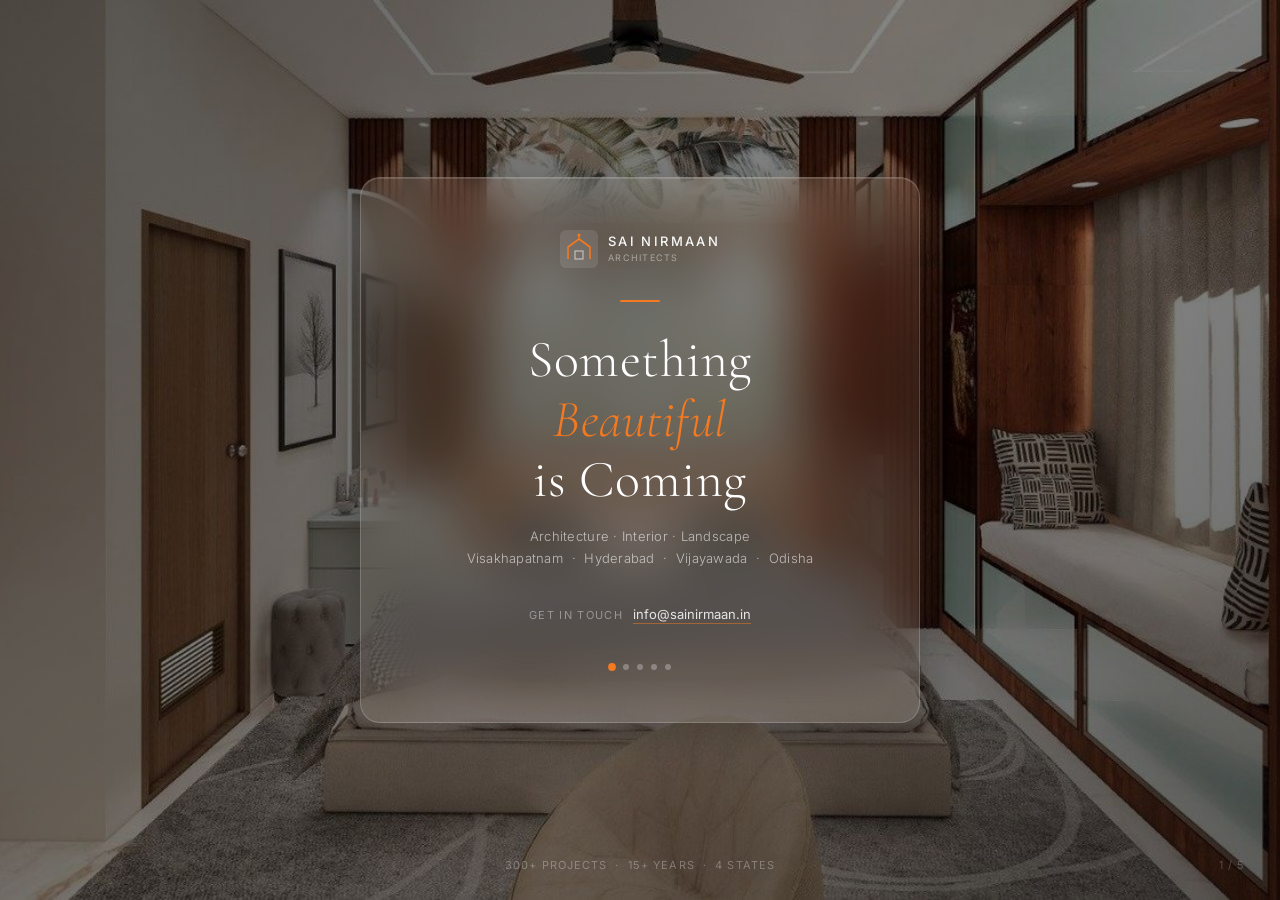
<file: coming-soon.html>
<!DOCTYPE html>
<html lang="en">
<head>
  <meta charset="UTF-8" />
  <meta name="viewport" content="width=device-width, initial-scale=1.0" />
  <title>Sai Nirmaan Architects — Coming Soon</title>
  <meta name="description" content="Sai Nirmaan Architects — Architecture, Interior & Landscape practice. Website launching soon. Based in Visakhapatnam & Hyderabad." />
  <meta name="robots" content="noindex, nofollow" />
  <link rel="icon" href="favicon.svg" type="image/svg+xml" />
  <link rel="preconnect" href="https://fonts.googleapis.com" />
  <link rel="preconnect" href="https://fonts.gstatic.com" crossorigin />
  <link href="https://fonts.googleapis.com/css2?family=Cormorant+Garamond:ital,wght@0,300;0,400;1,300&family=Inter:wght@300;400;500&display=swap" rel="stylesheet" />

  <style>
    *, *::before, *::after { box-sizing: border-box; margin: 0; padding: 0; }

    :root {
      --orange: #F47920;
      --white: #ffffff;
    }

    html, body {
      height: 100%;
      overflow: hidden;
      font-family: 'Inter', sans-serif;
    }

    /* ── BACKGROUND SLIDES ── */
    .bg-slides {
      position: fixed;
      inset: 0;
      z-index: 0;
    }

    .bg-slide {
      position: absolute;
      inset: 0;
      background-size: cover;
      background-position: center;
      opacity: 0;
      transition: opacity 1.6s ease-in-out;
      transform: scale(1);
      animation: none;
    }

    .bg-slide.active {
      opacity: 1;
    }

    @media (prefers-reduced-motion: no-preference) {
      .bg-slide.active {
        animation: slowZoom 18s ease-in-out infinite alternate;
      }
    }

    @keyframes slowZoom {
      from { transform: scale(1); }
      to   { transform: scale(1.08); }
    }

    /* ── OVERLAY ── */
    .overlay {
      position: fixed;
      inset: 0;
      z-index: 1;
      background: linear-gradient(
        135deg,
        rgba(0,0,0,0.62) 0%,
        rgba(0,0,0,0.45) 50%,
        rgba(0,0,0,0.60) 100%
      );
    }

    /* ── LAYOUT ── */
    .page {
      position: relative;
      z-index: 2;
      height: 100vh;
      display: flex;
      flex-direction: column;
      align-items: center;
      justify-content: center;
      padding: 24px;
    }

    /* ── GLASS CARD ── */
    .glass {
      background: rgba(255, 255, 255, 0.08);
      backdrop-filter: blur(28px) saturate(160%);
      -webkit-backdrop-filter: blur(28px) saturate(160%);
      border: 1px solid rgba(255, 255, 255, 0.18);
      border-radius: 20px;
      padding: 52px 56px;
      max-width: 560px;
      width: 100%;
      text-align: center;
      box-shadow:
        0 8px 48px rgba(0,0,0,0.28),
        inset 0 1px 0 rgba(255,255,255,0.14);
    }

    /* ── LOGO MARK ── */
    .logo-mark {
      display: inline-flex;
      align-items: center;
      justify-content: center;
      gap: 10px;
      margin-bottom: 32px;
    }

    .logo-icon {
      width: 38px;
      height: 38px;
      flex-shrink: 0;
    }

    .logo-text {
      text-align: left;
    }

    .logo-name {
      font-family: 'Inter', sans-serif;
      font-size: 13px;
      font-weight: 500;
      letter-spacing: 0.18em;
      text-transform: uppercase;
      color: rgba(255,255,255,0.95);
      line-height: 1.2;
    }

    .logo-sub {
      font-size: 9px;
      letter-spacing: 0.14em;
      text-transform: uppercase;
      color: rgba(255,255,255,0.45);
      line-height: 1.4;
      margin-top: 2px;
    }

    /* ── DIVIDER ── */
    .divider {
      width: 40px;
      height: 1.5px;
      background: var(--orange);
      margin: 0 auto 28px;
      border-radius: 2px;
    }

    /* ── HEADLINE ── */
    .headline {
      font-family: 'Cormorant Garamond', Georgia, serif;
      font-size: clamp(36px, 5.5vw, 52px);
      font-weight: 300;
      color: var(--white);
      line-height: 1.15;
      letter-spacing: 0.01em;
      margin-bottom: 16px;
    }

    .headline em {
      font-style: italic;
      color: var(--orange);
    }

    /* ── SUB ── */
    .sub {
      font-size: 13px;
      font-weight: 300;
      color: rgba(255,255,255,0.62);
      line-height: 1.7;
      letter-spacing: 0.02em;
      margin-bottom: 36px;
    }

    /* ── EMAIL ROW ── */
    .contact-row {
      display: flex;
      align-items: center;
      justify-content: center;
      gap: 10px;
      flex-wrap: wrap;
    }

    .contact-label {
      font-size: 11px;
      letter-spacing: 0.12em;
      text-transform: uppercase;
      color: rgba(255,255,255,0.40);
    }

    .contact-link {
      font-size: 13px;
      font-weight: 400;
      color: rgba(255,255,255,0.85);
      text-decoration: none;
      border-bottom: 1px solid rgba(244,121,32,0.5);
      padding-bottom: 1px;
      transition: color 0.2s, border-color 0.2s;
    }

    .contact-link:hover {
      color: var(--orange);
      border-color: var(--orange);
    }

    /* ── DOTS ── */
    .dots {
      display: flex;
      justify-content: center;
      gap: 8px;
      margin-top: 40px;
    }

    .dot {
      width: 6px;
      height: 6px;
      border-radius: 50%;
      background: rgba(255,255,255,0.28);
      border: none;
      cursor: pointer;
      padding: 0;
      transition: background 0.3s, transform 0.3s;
    }

    .dot.active {
      background: var(--orange);
      transform: scale(1.3);
    }

    /* ── FOOTER ── */
    .footer {
      position: fixed;
      bottom: 28px;
      left: 0;
      right: 0;
      text-align: center;
      z-index: 2;
    }

    .footer p {
      font-size: 11px;
      letter-spacing: 0.10em;
      text-transform: uppercase;
      color: rgba(255,255,255,0.30);
    }

    /* ── SLIDE COUNTER ── */
    .slide-counter {
      position: fixed;
      bottom: 28px;
      right: 36px;
      z-index: 2;
      font-size: 11px;
      font-weight: 300;
      letter-spacing: 0.10em;
      color: rgba(255,255,255,0.30);
    }

    /* ── RESPONSIVE ── */
    @media (max-width: 540px) {
      .glass {
        padding: 36px 28px;
      }
      .headline {
        font-size: 34px;
      }
    }
  </style>
</head>
<body>

<!-- BACKGROUND SLIDES -->
<div class="bg-slides" aria-hidden="true">
  <div class="bg-slide active" style="background-image:url('images/interior/pristine-508-regent-hero.jpg');"></div>
  <div class="bg-slide" style="background-image:url('images/architectural/tribal-museum-1.jpg'); background-position: center 40%;"></div>
  <div class="bg-slide" style="background-image:url('images/interior/govind-lmn-hero.jpg');"></div>
  <div class="bg-slide" style="background-image:url('images/architectural/indoor-stadium-front.jpg'); background-position: center 30%;"></div>
  <div class="bg-slide" style="background-image:url('images/architectural/mr-rachit-jsw-duvvada.jpg');"></div>
</div>

<div class="overlay"></div>

<!-- MAIN CONTENT -->
<div class="page">
  <div class="glass">

    <!-- Logo -->
    <div class="logo-mark">
      <svg class="logo-icon" viewBox="0 0 38 38" fill="none" xmlns="http://www.w3.org/2000/svg" aria-hidden="true">
        <rect width="38" height="38" rx="6" fill="rgba(255,255,255,0.10)"/>
        <!-- Architectural glyph: stylised building/arch -->
        <path d="M8 29 L8 17 L19 9 L30 17 L30 29" stroke="#F47920" stroke-width="1.6" stroke-linejoin="round" fill="none"/>
        <rect x="15" y="21" width="8" height="8" rx="0" stroke="rgba(255,255,255,0.55)" stroke-width="1.2" fill="none"/>
        <line x1="19" y1="9" x2="19" y2="6" stroke="#F47920" stroke-width="1.4"/>
        <circle cx="19" cy="5" r="1.5" fill="#F47920"/>
      </svg>
      <div class="logo-text">
        <div class="logo-name">Sai Nirmaan</div>
        <div class="logo-sub">Architects</div>
      </div>
    </div>

    <div class="divider"></div>

    <h1 class="headline">
      Something<br/><em>Beautiful</em><br/>is Coming
    </h1>

    <p class="sub">
      Architecture · Interior · Landscape<br/>
      Visakhapatnam &nbsp;·&nbsp; Hyderabad &nbsp;·&nbsp; Vijayawada &nbsp;·&nbsp; Odisha
    </p>

    <div class="contact-row">
      <span class="contact-label">Get in touch</span>
      <a class="contact-link" href="mailto:info@sainirmaan.in">info@sainirmaan.in</a>
    </div>

    <!-- Slide dots -->
    <div class="dots" id="dots"></div>

  </div>
</div>

<!-- Footer -->
<div class="footer">
  <p>300+ Projects &nbsp;·&nbsp; 15+ Years &nbsp;·&nbsp; 4 States</p>
</div>

<div class="slide-counter" id="slideCounter">1 / 5</div>

<script>
(function () {
  var slides  = document.querySelectorAll('.bg-slide');
  var dotsEl  = document.getElementById('dots');
  var counter = document.getElementById('slideCounter');
  var current = 0;
  var DURATION = 6000;
  var timer;

  // Build dots
  slides.forEach(function(_, i) {
    var b = document.createElement('button');
    b.className = 'dot' + (i === 0 ? ' active' : '');
    b.setAttribute('aria-label', 'Slide ' + (i + 1));
    b.addEventListener('click', function() { goTo(i); });
    dotsEl.appendChild(b);
  });

  var dots = document.querySelectorAll('.dot');

  function goTo(n) {
    slides[current].classList.remove('active');
    dots[current].classList.remove('active');
    current = (n + slides.length) % slides.length;
    slides[current].classList.add('active');
    dots[current].classList.add('active');
    counter.textContent = (current + 1) + ' / ' + slides.length;
    clearInterval(timer);
    timer = setInterval(advance, DURATION);
  }

  function advance() { goTo(current + 1); }

  timer = setInterval(advance, DURATION);
})();
</script>

</body>
</html>
</file>
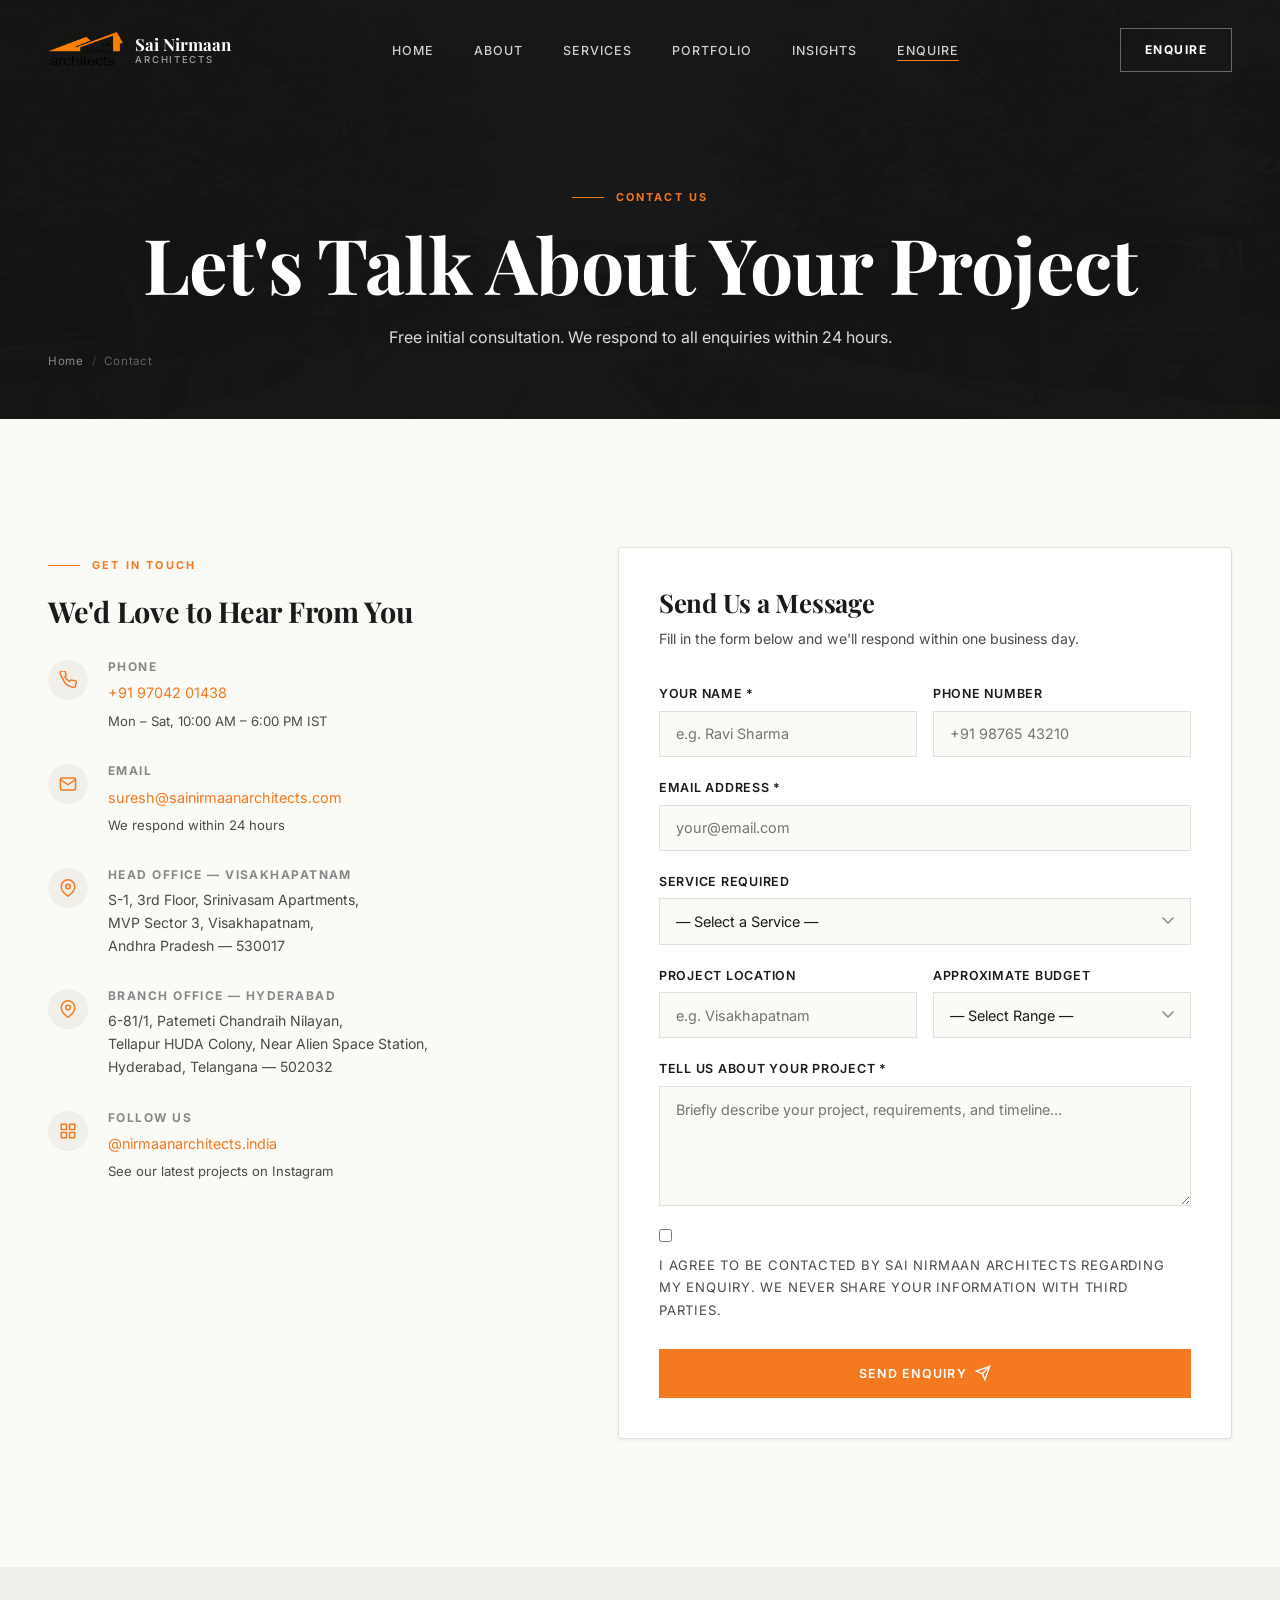
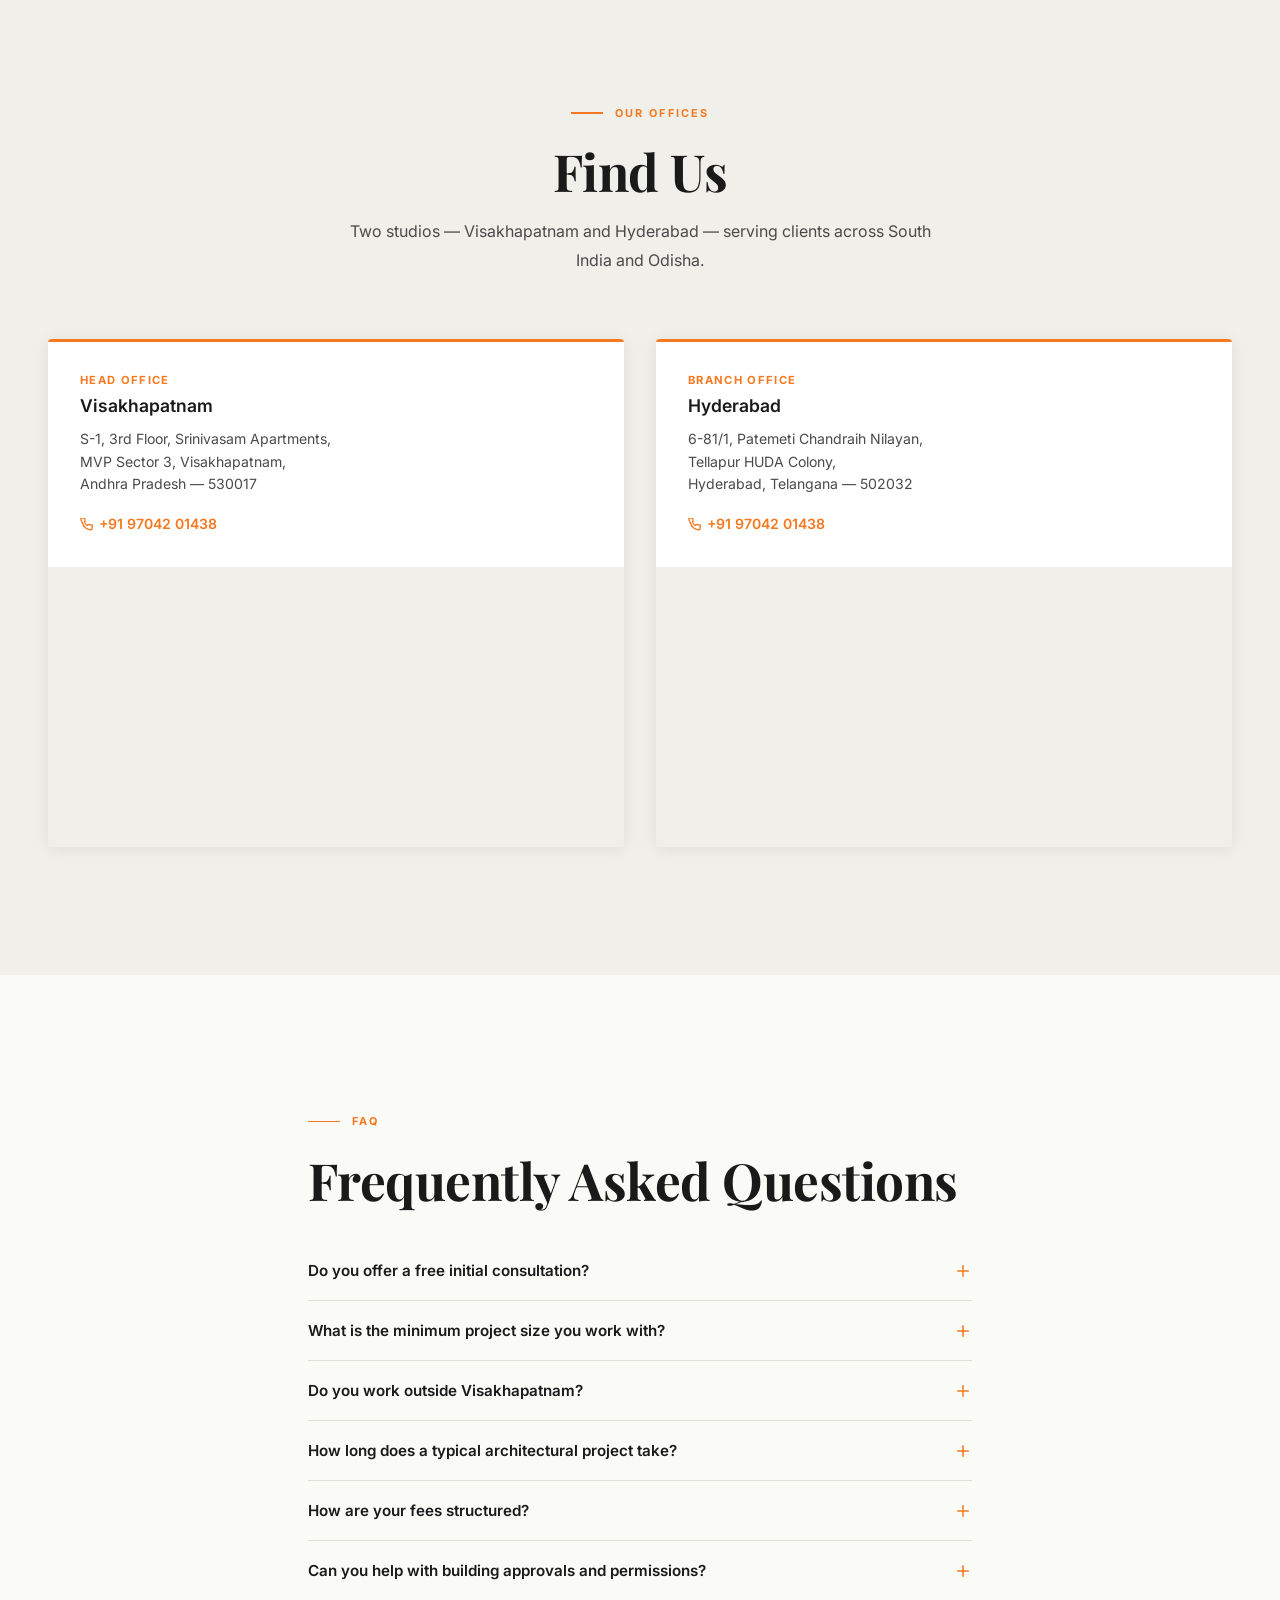
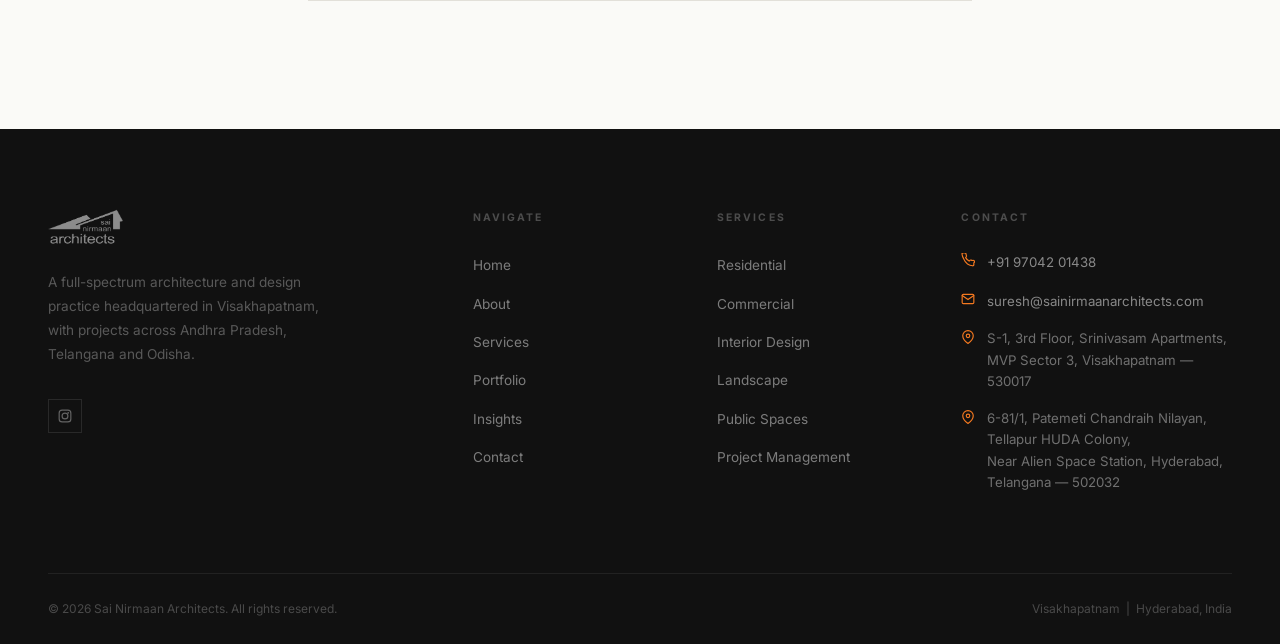
<file: contact.html>
<!DOCTYPE html>
<html lang="en">
<head>
  <meta charset="UTF-8" />
  <meta name="viewport" content="width=device-width, initial-scale=1.0" />
  <title>Contact — Sai Nirmaan Architects | Visakhapatnam</title>
  <meta name="description" content="Get in touch with Sai Nirmaan Architects in Visakhapatnam. Call +91 97042 01438 or fill out our contact form. Free initial consultation for all projects." />
  <link rel="canonical" href="https://sainirmaanarchitects.com/contact.html" />
  <meta property="og:type" content="website" />
  <meta property="og:site_name" content="Sai Nirmaan Architects" />
  <meta property="og:url" content="https://sainirmaanarchitects.com/contact.html" />
  <meta property="og:title" content="Contact — Sai Nirmaan Architects | Visakhapatnam" />
  <meta property="og:description" content="Get in touch with Sai Nirmaan Architects in Visakhapatnam. Free initial consultation for all architectural and interior design projects." />
  <meta property="og:image" content="https://sainirmaanarchitects.com/images/architectural/mr-bhaskar-srikakulam.jpg" />
  <meta name="twitter:card" content="summary_large_image" />
  <meta name="twitter:title" content="Contact — Sai Nirmaan Architects" />
  <meta name="twitter:description" content="Free initial consultation. We respond to all enquiries within 24 hours." />
  <meta name="twitter:image" content="https://sainirmaanarchitects.com/images/architectural/mr-bhaskar-srikakulam.jpg" />
  <link rel="icon" type="image/png" sizes="32x32" href="favicon-32.png" />
  <link rel="icon" type="image/png" sizes="192x192" href="favicon-192.png" />
  <link rel="apple-touch-icon" href="favicon-192.png" />
  <link rel="preconnect" href="https://fonts.googleapis.com" />
  <link href="https://fonts.googleapis.com/css2?family=Playfair+Display:wght@400;700;900&family=Inter:wght@300;400;500;600;700&display=swap" rel="stylesheet" />
  <link rel="stylesheet" href="css/style.css" />
  <style>
    .faq-list { display: flex; flex-direction: column; gap: 0; margin-top: 1rem; }
    .faq-item { border-bottom: 1px solid var(--mid-grey); }
    .faq-question {
      width: 100%; background: none; border: none; text-align: left;
      padding: 1.25rem 0; cursor: pointer; display: flex; justify-content: space-between;
      align-items: center; font-size: 0.95rem; font-weight: 600; color: var(--charcoal);
      font-family: var(--font-body);
    }
    .faq-question svg { flex-shrink:0; transition: transform 0.3s ease; stroke: var(--orange); }
    .faq-item.open .faq-question svg { transform: rotate(45deg); }
    .faq-answer {
      max-height: 0; overflow: hidden; transition: max-height 0.35s ease, padding 0.35s ease;
      color: var(--charcoal-light); font-size: 0.9rem; line-height: 1.7;
    }
    .faq-item.open .faq-answer { max-height: 300px; padding-bottom: 1.25rem; }

    .offices-grid { display: grid; grid-template-columns: repeat(3, 1fr); gap: 1.5rem; }
    .office-card {
      background: var(--light-grey); border-radius: 4px; padding: 2rem;
      border-top: 3px solid var(--orange);
    }
    .office-card h4 { margin-bottom: 0.75rem; font-size: 1rem; }
    .office-card p { font-size: 0.88rem; color: var(--charcoal-light); line-height: 1.6; }
    .office-tag { font-size: 0.7rem; font-weight: 700; letter-spacing: 0.12em; text-transform: uppercase; color: var(--orange); margin-bottom: 0.5rem; }

    @media (max-width: 768px) {
      .offices-grid { grid-template-columns: 1fr; }
      .offices-map-grid { grid-template-columns: 1fr !important; }
    }
  </style>
  <!-- Google tag (gtag.js) -->
  <script async src="https://www.googletagmanager.com/gtag/js?id=G-XS4JHG10ZB"></script>
  <script>
    window.dataLayer = window.dataLayer || [];
    function gtag(){dataLayer.push(arguments);}
    gtag('js', new Date());
    gtag('config', 'G-XS4JHG10ZB');
  </script>
</head>
<body>

  <nav class="nav" id="nav">
    <div class="nav-inner">
      <a href="index.html" class="nav-logo">
        <img src="images/logo/nirmaan-logo.png" alt="Sai Nirmaan Architects" />
        <div class="nav-logo-name">Sai Nirmaan <small>Architects</small></div>
      </a>
      <ul class="nav-links" id="navLinks">
        <li><a href="index.html">Home</a></li>
        <li><a href="about.html">About</a></li>
        <li><a href="services.html">Services</a></li>
        <li><a href="portfolio.html">Portfolio</a></li>
        <li><a href="blog.html">Insights</a></li>
        <li><a href="contact.html" class="active">Enquire</a></li>
      </ul>
      <a href="contact.html" class="nav-enquire">Enquire</a>
      <button class="hamburger" id="hamburger" aria-label="Menu"><span></span><span></span><span></span></button>
    </div>
  </nav>

  <div class="page-hero" style="padding-bottom:3rem;">
    <div style="position:absolute;inset:0;background:url('images/architectural/tribal-museum-5.jpg') center/cover; opacity:0.22;"></div>
    <div style="position:absolute;inset:0;background:rgba(20,20,20,0.72);z-index:0;"></div>
    <div class="page-hero-content container" style="position:relative;z-index:1;">
      <span class="section-label" style="margin-bottom:0.75rem;">Contact Us</span>
      <h1>Let's Talk About Your Project</h1>
      <p>Free initial consultation. We respond to all enquiries within 24 hours.</p>
      <nav class="breadcrumb" aria-label="Breadcrumb">
        <a href="index.html">Home</a><span class="breadcrumb-sep">/</span><span>Contact</span>
      </nav>
    </div>
  </div>

  <!-- CONTACT GRID -->
  <section class="section">
    <div class="container">
      <div class="contact-grid">
        <!-- Info -->
        <div class="fade-up">
          <span class="section-label">Get in Touch</span>
          <h2 style="font-size:clamp(1.3rem,4.5vw,1.8rem); margin-bottom:2rem; word-break:break-word;">We'd Love to Hear From You</h2>
          <div class="contact-info-block">
            <div class="contact-item">
              <div class="contact-icon">
                <svg width="18" height="18" viewBox="0 0 24 24" fill="none" stroke-width="2" stroke-linecap="round" stroke-linejoin="round"><path d="M22 16.92v3a2 2 0 0 1-2.18 2 19.79 19.79 0 0 1-8.63-3.07A19.5 19.5 0 0 1 4.69 10a19.79 19.79 0 0 1-3.07-8.67A2 2 0 0 1 3.62 0h3a2 2 0 0 1 2 1.72c.127.96.361 1.903.7 2.81a2 2 0 0 1-.45 2.11L7.91 7.91a16 16 0 0 0 6 6l1.27-1.27a2 2 0 0 1 2.11-.45c.907.339 1.85.573 2.81.7A2 2 0 0 1 22 16.92z"/></svg>
              </div>
              <div>
                <h4>Phone</h4>
                <a href="tel:+919704201438" style="font-size:0.9rem; color:var(--orange);">+91 97042 01438</a>
                <p style="font-size:0.82rem; margin-top:0.25rem;">Mon – Sat, 10:00 AM – 6:00 PM IST</p>
              </div>
            </div>
            <div class="contact-item">
              <div class="contact-icon">
                <svg width="18" height="18" viewBox="0 0 24 24" fill="none" stroke-width="2" stroke-linecap="round" stroke-linejoin="round"><path d="M4 4h16c1.1 0 2 .9 2 2v12c0 1.1-.9 2-2 2H4c-1.1 0-2-.9-2-2V6c0-1.1.9-2 2-2z"/><polyline points="22,6 12,13 2,6"/></svg>
              </div>
              <div>
                <h4>Email</h4>
                <a href="mailto:suresh@sainirmaanarchitects.com" style="font-size:0.9rem; color:var(--orange);">suresh@sainirmaanarchitects.com</a>
                <p style="font-size:0.82rem; margin-top:0.25rem;">We respond within 24 hours</p>
              </div>
            </div>
            <div class="contact-item">
              <div class="contact-icon">
                <svg width="18" height="18" viewBox="0 0 24 24" fill="none" stroke-width="2" stroke-linecap="round" stroke-linejoin="round"><path d="M21 10c0 7-9 13-9 13s-9-6-9-13a9 9 0 0 1 18 0z"/><circle cx="12" cy="10" r="3"/></svg>
              </div>
              <div>
                <h4>Head Office — Visakhapatnam</h4>
                <p>S-1, 3rd Floor, Srinivasam Apartments,<br/>MVP Sector 3, Visakhapatnam,<br/>Andhra Pradesh — 530017</p>
              </div>
            </div>
            <div class="contact-item">
              <div class="contact-icon">
                <svg width="18" height="18" viewBox="0 0 24 24" fill="none" stroke-width="2" stroke-linecap="round" stroke-linejoin="round"><path d="M21 10c0 7-9 13-9 13s-9-6-9-13a9 9 0 0 1 18 0z"/><circle cx="12" cy="10" r="3"/></svg>
              </div>
              <div>
                <h4>Branch Office — Hyderabad</h4>
                <p>6-81/1, Patemeti Chandraih Nilayan,<br/>Tellapur HUDA Colony, Near Alien Space Station,<br/>Hyderabad, Telangana — 502032</p>
              </div>
            </div>
            <div class="contact-item">
              <div class="contact-icon">
                <svg width="18" height="18" viewBox="0 0 24 24" fill="none" stroke-width="2" stroke-linecap="round" stroke-linejoin="round"><rect x="3" y="3" width="7" height="7"/><rect x="14" y="3" width="7" height="7"/><rect x="14" y="14" width="7" height="7"/><rect x="3" y="14" width="7" height="7"/></svg>
              </div>
              <div>
                <h4>Follow Us</h4>
                <a href="https://www.instagram.com/nirmaanarchitects.india/" target="_blank" rel="noopener" style="font-size:0.9rem; color:var(--orange);">@nirmaanarchitects.india</a>
                <p style="font-size:0.82rem; margin-top:0.25rem;">See our latest projects on Instagram</p>
              </div>
            </div>
          </div>
        </div>

        <!-- Form -->
        <div class="fade-up">
          <div style="background:var(--white); border:1px solid var(--mid-grey); border-radius:4px; padding:2.5rem; box-shadow:var(--shadow-sm);">
            <h3 style="margin-bottom:0.5rem;">Send Us a Message</h3>
            <p style="font-size:0.88rem; margin-bottom:2rem;">Fill in the form below and we'll respond within one business day.</p>
            <form id="contact-form" novalidate>
              <!-- Web3Forms: replace YOUR_ACCESS_KEY after signing up at web3forms.com -->
              <input type="hidden" name="access_key" value="1a945192-1a7b-4cfa-86b4-092bcca3427e" />
              <input type="hidden" name="subject" value="New Enquiry — Sai Nirmaan Architects" />
              <input type="hidden" name="from_name" value="Sai Nirmaan Website" />
              <input type="hidden" name="redirect" value="false" />
              <input type="checkbox" name="botcheck" style="display:none;" tabindex="-1" autocomplete="off" />
              <div class="form-row">
                <div class="form-group">
                  <label for="name">Your Name *</label>
                  <input type="text" id="name" name="name" class="form-control" placeholder="e.g. Ravi Sharma" required />
                  <p class="field-error"></p>
                </div>
                <div class="form-group">
                  <label for="phone">Phone Number</label>
                  <input type="tel" id="phone" name="phone" class="form-control" placeholder="+91 98765 43210" />
                  <p class="field-error"></p>
                </div>
              </div>
              <div class="form-group">
                <label for="email">Email Address *</label>
                <input type="email" id="email" name="email" class="form-control" placeholder="your@email.com" required />
                <p class="field-error"></p>
              </div>
              <div class="form-group">
                <label for="service">Service Required</label>
                <select id="service" name="service" class="form-control form-select">
                  <option value="">— Select a Service —</option>
                  <option>Residential Spaces</option>
                  <option>Commercial Spaces</option>
                  <option>Interior Design</option>
                  <option>Landscape Design</option>
                  <option>Public Spaces</option>
                  <option>Project Management / Supervision</option>
                  <option>Design Consultation</option>
                  <option>Other</option>
                </select>
              </div>
              <div class="form-row">
                <div class="form-group">
                  <label for="location">Project Location</label>
                  <input type="text" id="location" name="location" class="form-control" placeholder="e.g. Visakhapatnam" />
                </div>
                <div class="form-group">
                  <label for="budget">Approximate Budget</label>
                  <select id="budget" name="budget" class="form-control form-select">
                    <option value="">— Select Range —</option>
                    <option>Under ₹20 Lakhs</option>
                    <option>₹20L – ₹50 Lakhs</option>
                    <option>₹50L – ₹1 Crore</option>
                    <option>₹1 Cr – ₹5 Crore</option>
                    <option>Above ₹5 Crore</option>
                    <option>Prefer not to say</option>
                  </select>
                </div>
              </div>
              <div class="form-group">
                <label for="message">Tell Us About Your Project *</label>
                <textarea id="message" name="message" class="form-control" placeholder="Briefly describe your project, requirements, and timeline..." required></textarea>
                <p class="field-error"></p>
              </div>
              <div class="form-group" style="display:flex; align-items:flex-start; gap:0.75rem; flex-wrap:wrap;">
                <input type="checkbox" id="consent" name="consent" style="margin-top:3px;" required />
                <label for="consent" style="font-size:0.82rem; color:var(--charcoal-light); cursor:pointer; font-weight:400; flex:1;">
                  I agree to be contacted by Sai Nirmaan Architects regarding my enquiry. We never share your information with third parties.
                </label>
                <p class="field-error" style="width:100%; margin-left:0;"></p>
              </div>
              <button type="submit" class="btn btn-primary" style="width:100%; justify-content:center; margin-top:0.5rem;">
                Send Enquiry
                <svg width="16" height="16" viewBox="0 0 24 24" fill="none" stroke="currentColor" stroke-width="2"><line x1="22" y1="2" x2="11" y2="13"/><polygon points="22 2 15 22 11 13 2 9 22 2"/></svg>
              </button>
            </form>
          </div>
        </div>
      </div>
    </div>
  </section>

  <!-- OFFICES + MAPS -->
  <section class="section section-light">
    <div class="container">
      <div class="section-header fade-up">
        <span class="section-label">Our Offices</span>
        <h2>Find Us</h2>
        <p>Two studios — Visakhapatnam and Hyderabad — serving clients across South India and Odisha.</p>
      </div>
      <div style="display:grid; grid-template-columns:1fr 1fr; gap:2rem;" class="offices-map-grid fade-up">

        <!-- Visakhapatnam -->
        <div style="display:flex; flex-direction:column; gap:0; border-radius:4px; overflow:hidden; box-shadow:0 2px 16px rgba(0,0,0,0.08);">
          <div style="background:white; padding:1.75rem 2rem; border-top:3px solid var(--orange);">
            <p style="font-size:0.7rem; font-weight:700; letter-spacing:0.12em; text-transform:uppercase; color:var(--orange); margin:0 0 0.4rem 0;">Head Office</p>
            <h4 style="margin:0 0 0.75rem 0; font-size:1.1rem;">Visakhapatnam</h4>
            <p style="font-size:0.88rem; color:var(--charcoal-light); line-height:1.6; margin:0 0 1rem 0;">
              S-1, 3rd Floor, Srinivasam Apartments,<br/>
              MVP Sector 3, Visakhapatnam,<br/>
              Andhra Pradesh — 530017
            </p>
            <a href="tel:+919704201438" style="display:inline-flex; align-items:center; gap:0.4rem; font-size:0.88rem; font-weight:600; color:var(--orange); text-decoration:none;">
              <svg width="13" height="13" viewBox="0 0 24 24" fill="none" stroke="currentColor" stroke-width="2.5" stroke-linecap="round"><path d="M22 16.92v3a2 2 0 0 1-2.18 2 19.79 19.79 0 0 1-8.63-3.07A19.5 19.5 0 0 1 4.69 10a19.79 19.79 0 0 1-3.07-8.67A2 2 0 0 1 3.62 0h3a2 2 0 0 1 2 1.72c.127.96.361 1.903.7 2.81a2 2 0 0 1-.45 2.11L7.91 7.91a16 16 0 0 0 6 6l1.27-1.27a2 2 0 0 1 2.11-.45c.907.339 1.85.573 2.81.7A2 2 0 0 1 22 16.92z"/></svg>
              +91 97042 01438
            </a>
          </div>
          <div style="flex:1; min-height:280px;">
            <iframe
              title="Sai Nirmaan Architects Visakhapatnam Office"
              src="https://www.google.com/maps/embed?pb=!1m18!1m12!1m3!1d3800.0373535692725!2d83.32805968235986!3d17.742879049184392!2m3!1f0!2f0!3f0!3m2!1i1024!2i768!4f13.1!3m3!1m2!1s0x3a39430025cf49ef%3A0x3f8a0bb340df859!2sSrinivasam!5e0!3m2!1sen!2sin!4v1777162532948!5m2!1sen!2sin"
              width="100%" height="100%" style="border:0; display:block; min-height:280px;" loading="lazy"
              allowfullscreen referrerpolicy="no-referrer-when-downgrade">
            </iframe>
          </div>
        </div>

        <!-- Hyderabad -->
        <div style="display:flex; flex-direction:column; gap:0; border-radius:4px; overflow:hidden; box-shadow:0 2px 16px rgba(0,0,0,0.08);">
          <div style="background:white; padding:1.75rem 2rem; border-top:3px solid var(--orange);">
            <p style="font-size:0.7rem; font-weight:700; letter-spacing:0.12em; text-transform:uppercase; color:var(--orange); margin:0 0 0.4rem 0;">Branch Office</p>
            <h4 style="margin:0 0 0.75rem 0; font-size:1.1rem;">Hyderabad</h4>
            <p style="font-size:0.88rem; color:var(--charcoal-light); line-height:1.6; margin:0 0 1rem 0;">
              6-81/1, Patemeti Chandraih Nilayan,<br/>
              Tellapur HUDA Colony,<br/>
              Hyderabad, Telangana — 502032
            </p>
            <a href="tel:+919704201438" style="display:inline-flex; align-items:center; gap:0.4rem; font-size:0.88rem; font-weight:600; color:var(--orange); text-decoration:none;">
              <svg width="13" height="13" viewBox="0 0 24 24" fill="none" stroke="currentColor" stroke-width="2.5" stroke-linecap="round"><path d="M22 16.92v3a2 2 0 0 1-2.18 2 19.79 19.79 0 0 1-8.63-3.07A19.5 19.5 0 0 1 4.69 10a19.79 19.79 0 0 1-3.07-8.67A2 2 0 0 1 3.62 0h3a2 2 0 0 1 2 1.72c.127.96.361 1.903.7 2.81a2 2 0 0 1-.45 2.11L7.91 7.91a16 16 0 0 0 6 6l1.27-1.27a2 2 0 0 1 2.11-.45c.907.339 1.85.573 2.81.7A2 2 0 0 1 22 16.92z"/></svg>
              +91 97042 01438
            </a>
          </div>
          <div style="flex:1; min-height:280px;">
            <iframe
              title="Sai Nirmaan Architects Hyderabad Branch"
              src="https://www.google.com/maps/embed?pb=!1m18!1m12!1m3!1d2891.004792233835!2d78.29188720931026!3d17.464485831393237!2m3!1f0!2f0!3f0!3m2!1i1024!2i768!4f13.1!3m3!1m2!1s0x3bcbed225730d00b%3A0x69bf659cf720534c!2sTellapur%20-%20Patimedi%20Chandriah%20Nilayam!5e0!3m2!1sen!2sin!4v1777162405382!5m2!1sen!2sin"
              width="100%" height="100%" style="border:0; display:block; min-height:280px;" loading="lazy"
              allowfullscreen referrerpolicy="no-referrer-when-downgrade">
            </iframe>
          </div>
        </div>

      </div>
    </div>
  </section>

  <!-- FAQ -->
  <section class="section">
    <div class="container" style="max-width:760px;">
      <div class="section-header fade-up" style="text-align:left; max-width:none; margin-bottom:2rem;">
        <span class="section-label">FAQ</span>
        <h2>Frequently Asked Questions</h2>
      </div>
      <div class="faq-list fade-up">
        <div class="faq-item">
          <button class="faq-question">
            Do you offer a free initial consultation?
            <svg width="18" height="18" viewBox="0 0 24 24" fill="none" stroke-width="2" stroke-linecap="round" stroke-linejoin="round"><line x1="12" y1="5" x2="12" y2="19"/><line x1="5" y1="12" x2="19" y2="12"/></svg>
          </button>
          <div class="faq-answer">Yes. We offer a complimentary initial consultation — either at our office or on-site — for all new enquiries. This allows us to understand your project requirements and advise on the best approach before any fees are incurred.</div>
        </div>
        <div class="faq-item">
          <button class="faq-question">
            What is the minimum project size you work with?
            <svg width="18" height="18" viewBox="0 0 24 24" fill="none" stroke-width="2" stroke-linecap="round" stroke-linejoin="round"><line x1="12" y1="5" x2="12" y2="19"/><line x1="5" y1="12" x2="19" y2="12"/></svg>
          </button>
          <div class="faq-answer">We welcome enquiries across a broad range of project scales — from compact residential interiors to large institutional commissions. Get in touch and we'll advise whether your project is a good fit for our practice during the free initial consultation.</div>
        </div>
        <div class="faq-item">
          <button class="faq-question">
            Do you work outside Visakhapatnam?
            <svg width="18" height="18" viewBox="0 0 24 24" fill="none" stroke-width="2" stroke-linecap="round" stroke-linejoin="round"><line x1="12" y1="5" x2="12" y2="19"/><line x1="5" y1="12" x2="19" y2="12"/></svg>
          </button>
          <div class="faq-answer">Yes. We have completed projects across Andhra Pradesh, Telangana, Odisha, and Kerala. We are happy to work anywhere in India for the right project, with site visits scheduled as required.</div>
        </div>
        <div class="faq-item">
          <button class="faq-question">
            How long does a typical architectural project take?
            <svg width="18" height="18" viewBox="0 0 24 24" fill="none" stroke-width="2" stroke-linecap="round" stroke-linejoin="round"><line x1="12" y1="5" x2="12" y2="19"/><line x1="5" y1="12" x2="19" y2="12"/></svg>
          </button>
          <div class="faq-answer">Timelines vary significantly by project type and scale. A residential interior design project may take 3–6 months, while a large commercial or institutional project can span 12–36 months. We'll provide a clear project timeline at the outset, based on your specific requirements.</div>
        </div>
        <div class="faq-item">
          <button class="faq-question">
            How are your fees structured?
            <svg width="18" height="18" viewBox="0 0 24 24" fill="none" stroke-width="2" stroke-linecap="round" stroke-linejoin="round"><line x1="12" y1="5" x2="12" y2="19"/><line x1="5" y1="12" x2="19" y2="12"/></svg>
          </button>
          <div class="faq-answer">Our fees are generally calculated as a percentage of project construction cost, consistent with COA (Council of Architecture) guidelines. For interior design and consultation-only projects, we may offer fixed-fee or hourly arrangements. We'll present a clear fee proposal after the initial consultation.</div>
        </div>
        <div class="faq-item">
          <button class="faq-question">
            Can you help with building approvals and permissions?
            <svg width="18" height="18" viewBox="0 0 24 24" fill="none" stroke-width="2" stroke-linecap="round" stroke-linejoin="round"><line x1="12" y1="5" x2="12" y2="19"/><line x1="5" y1="12" x2="19" y2="12"/></svg>
          </button>
          <div class="faq-answer">Yes. We prepare all necessary drawings and documentation for local authority submissions, and liaise with GVMC, VMRDA, and other planning bodies on your behalf. Navigating the approval process is an integral part of our service.</div>
        </div>
      </div>
    </div>
  </section>

   <!-- ============ FOOTER ============ -->
<footer class="footer">
  <div class="wrap">
    <div class="footer-top">
      <div class="footer-brand">
        <img src="images/logo/nirmaan-logo.png" alt="Sai Nirmaan Architects" />
        <p>A full-spectrum architecture and design practice headquartered in Visakhapatnam, with projects across Andhra Pradesh, Telangana and Odisha.</p>
        <div class="footer-socials">
          <a href="https://www.instagram.com/nirmaanarchitects.india/" class="fsocial" aria-label="Instagram" target="_blank" rel="noopener">
            <svg width="14" height="14" viewBox="0 0 24 24" fill="none" stroke="currentColor" stroke-width="2"><rect x="2" y="2" width="20" height="20" rx="5"/><circle cx="12" cy="12" r="5"/><circle cx="17.5" cy="6.5" r="1.5" fill="currentColor" stroke="none"/></svg>
          </a>
        </div>
      </div>

      <div class="footer-col">
        <h5>Navigate</h5>
        <ul>
          <li><a href="index.html">Home</a></li>
          <li><a href="about.html">About</a></li>
          <li><a href="services.html">Services</a></li>
          <li><a href="portfolio.html">Portfolio</a></li>
          <li><a href="blog.html">Insights</a></li>
          <li><a href="contact.html">Contact</a></li>
        </ul>
      </div>

      <div class="footer-col">
        <h5>Services</h5>
        <ul>
          <li><a href="services.html#residential">Residential</a></li>
          <li><a href="services.html#commercial">Commercial</a></li>
          <li><a href="services.html#interior">Interior Design</a></li>
          <li><a href="services.html#landscape">Landscape</a></li>
          <li><a href="services.html#public">Public Spaces</a></li>
          <li><a href="services.html#pm">Project Management</a></li>
        </ul>
      </div>

      <div class="footer-col">
        <h5>Contact</h5>
        <div class="footer-contact-row">
          <svg width="14" height="14" viewBox="0 0 24 24" fill="none" stroke-width="2" stroke-linecap="round" stroke-linejoin="round"><path d="M22 16.92v3a2 2 0 0 1-2.18 2 19.79 19.79 0 0 1-8.63-3.07A19.5 19.5 0 0 1 4.69 10a19.79 19.79 0 0 1-3.07-8.67A2 2 0 0 1 3.62 0h3a2 2 0 0 1 2 1.72 12.84 12.84 0 0 0 .7 2.81 2 2 0 0 1-.45 2.11L7.91 7.91a16 16 0 0 0 6 6l1.27-1.27a2 2 0 0 1 2.11-.45 12.84 12.84 0 0 0 2.81.7A2 2 0 0 1 22 16.92z"/></svg>
          <a href="tel:+919704201438">+91 97042 01438</a>
        </div>
        <div class="footer-contact-row">
          <svg width="14" height="14" viewBox="0 0 24 24" fill="none" stroke-width="2" stroke-linecap="round" stroke-linejoin="round"><path d="M4 4h16c1.1 0 2 .9 2 2v12c0 1.1-.9 2-2 2H4c-1.1 0-2-.9-2-2V6c0-1.1.9-2 2-2z"/><polyline points="22,6 12,13 2,6"/></svg>
          <a href="mailto:suresh@sainirmaanarchitects.com">suresh@sainirmaanarchitects.com</a>
        </div>
        <div class="footer-contact-row">
          <svg width="14" height="14" viewBox="0 0 24 24" fill="none" stroke-width="2" stroke-linecap="round" stroke-linejoin="round"><path d="M21 10c0 7-9 13-9 13s-9-6-9-13a9 9 0 0 1 18 0z"/><circle cx="12" cy="10" r="3"/></svg>
          <span>S-1, 3rd Floor, Srinivasam Apartments,<br/>MVP Sector 3, Visakhapatnam — 530017</span>
        </div>
        <div class="footer-contact-row">
          <svg width="14" height="14" viewBox="0 0 24 24" fill="none" stroke-width="2" stroke-linecap="round" stroke-linejoin="round"><path d="M21 10c0 7-9 13-9 13s-9-6-9-13a9 9 0 0 1 18 0z"/><circle cx="12" cy="10" r="3"/></svg>
          <span>6-81/1, Patemeti Chandraih Nilayan, Tellapur HUDA Colony,<br/>Near Alien Space Station, Hyderabad, Telangana — 502032</span>
        </div>
      </div>
    </div>
    <div class="footer-bottom">
      <p>© 2026 Sai Nirmaan Architects. All rights reserved.</p>
      <p>Visakhapatnam &nbsp;|&nbsp; Hyderabad, India</p>
    </div>
  </div>
</footer>
  <button class="btt" id="btt" aria-label="Back to top">
    <svg width="18" height="18" viewBox="0 0 24 24" fill="none" stroke="currentColor" stroke-width="2.5" stroke-linecap="round" stroke-linejoin="round"><polyline points="18 15 12 9 6 15"/></svg>
  </button>

  <script src="js/main.js"></script>
</body>
</html>
</file>
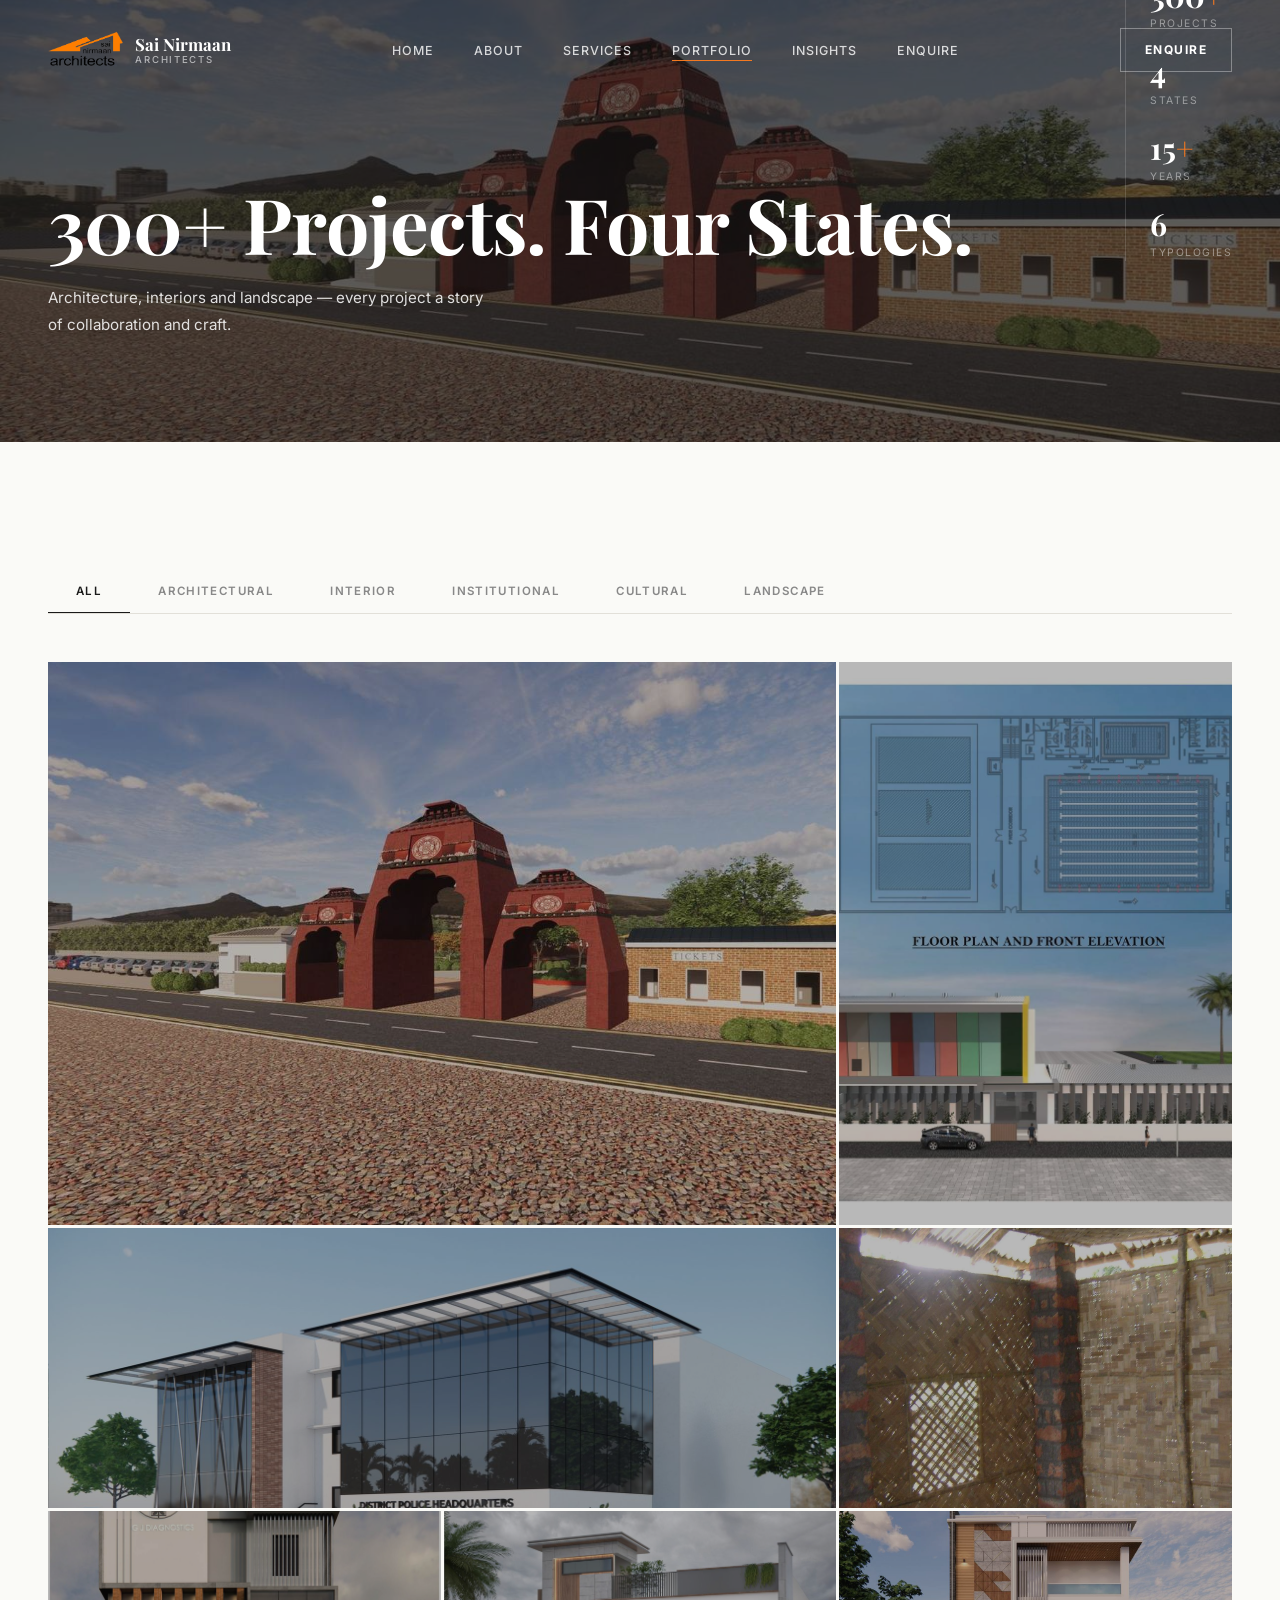
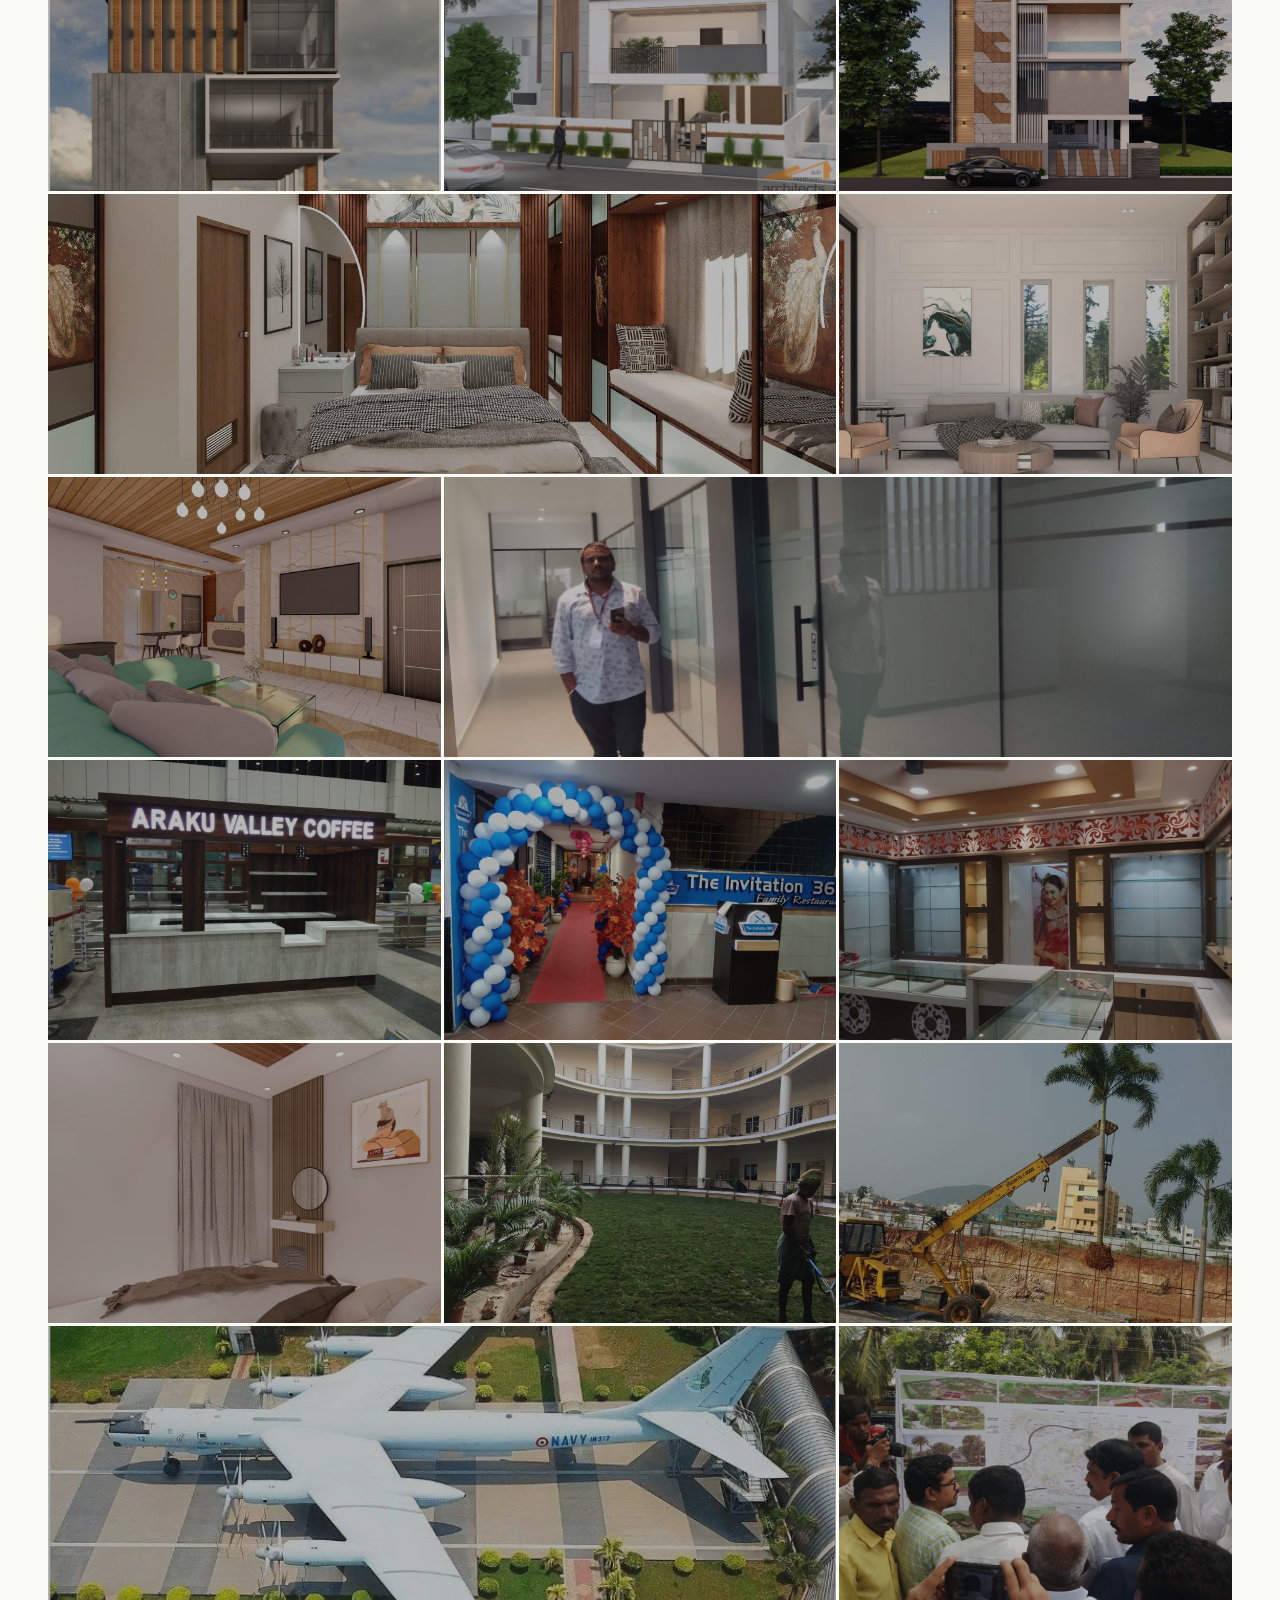
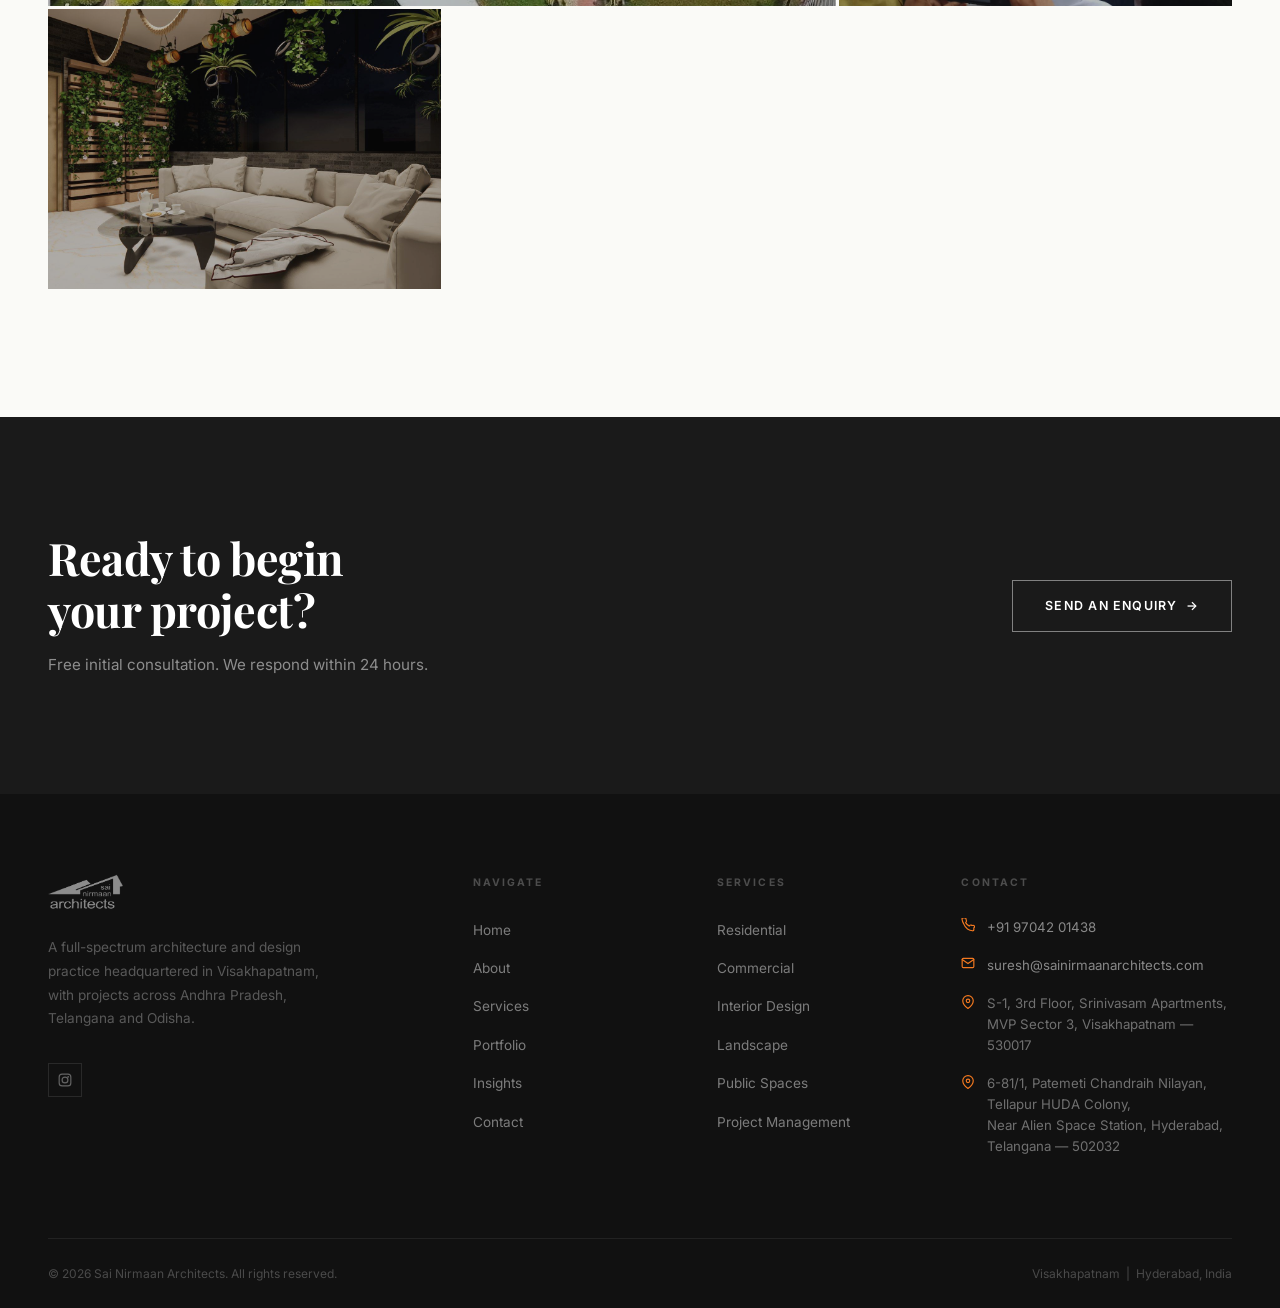
<file: portfolio.html>
<!DOCTYPE html>
<html lang="en">
<head>
    <meta charset="UTF-8">
    <meta name="viewport" content="width=device-width, initial-scale=1.0">
    <title>Portfolio — Sai Nirmaan Architects | 300+ Projects</title>
    <meta name="description" content="Explore Sai Nirmaan Architects' portfolio of 300+ architecture, interior design and landscape projects across Visakhapatnam, Hyderabad, Vijayawada, and Odisha.">
    <link rel="canonical" href="https://sainirmaanarchitects.com/portfolio.html" />
    <meta property="og:type" content="website" />
    <meta property="og:site_name" content="Sai Nirmaan Architects" />
    <meta property="og:url" content="https://sainirmaanarchitects.com/portfolio.html" />
    <meta property="og:title" content="Portfolio — Sai Nirmaan Architects | 300+ Projects" />
    <meta property="og:description" content="300+ completed architecture, interior design and landscape projects across Visakhapatnam, Hyderabad, Vijayawada, and Odisha." />
    <meta property="og:image" content="https://sainirmaanarchitects.com/images/architectural/mr-rachit-jsw-duvvada.jpg" />
    <meta name="twitter:card" content="summary_large_image" />
    <meta name="twitter:title" content="Portfolio — Sai Nirmaan Architects | 300+ Projects" />
    <meta name="twitter:description" content="Residential villas, commercial complexes, institutional buildings, and landscape projects from across South India." />
    <meta name="twitter:image" content="https://sainirmaanarchitects.com/images/architectural/mr-rachit-jsw-duvvada.jpg" />
    <link rel="icon" type="image/png" sizes="32x32" href="favicon-32.png" />
    <link rel="icon" type="image/png" sizes="192x192" href="favicon-192.png" />
    <link rel="apple-touch-icon" href="favicon-192.png" />
    <link rel="preconnect" href="https://fonts.googleapis.com">
    <link rel="preconnect" href="https://fonts.gstatic.com" crossorigin>
    <link href="https://fonts.googleapis.com/css2?family=Playfair+Display:ital,wght@0,400;0,600;0,700;1,400;1,600&family=Inter:wght@300;400;500;600;700&display=swap" rel="stylesheet">
    <link rel="stylesheet" href="css/style.css">
  <!-- Google tag (gtag.js) -->
  <script async src="https://www.googletagmanager.com/gtag/js?id=G-XS4JHG10ZB"></script>
  <script>
    window.dataLayer = window.dataLayer || [];
    function gtag(){dataLayer.push(arguments);}
    gtag('js', new Date());
    gtag('config', 'G-XS4JHG10ZB');
  </script>
</head>
<body>

<!-- Navigation -->
<nav class="nav" id="nav">
    <div class="nav-inner">
        <a href="index.html" class="nav-logo">
            <img src="images/logo/nirmaan-logo.png" alt="Sai Nirmaan Architects" />
            <div class="nav-logo-name">Sai Nirmaan <small>Architects</small></div>
        </a>
        <ul class="nav-links" id="navLinks">
            <li><a href="index.html">Home</a></li>
            <li><a href="about.html">About</a></li>
            <li><a href="services.html">Services</a></li>
            <li><a href="portfolio.html" class="active">Portfolio</a></li>
            <li><a href="blog.html">Insights</a></li>
            <li><a href="contact.html">Enquire</a></li>
        </ul>
        <a href="contact.html" class="nav-enquire">Enquire</a>
        <button class="hamburger" id="hamburger" aria-label="Menu"><span></span><span></span><span></span></button>
    </div>
</nav>

<!-- Page Hero -->
<section class="page-hero" style="background-image: url('images/architectural/tribal-museum-1.jpg');">
    <div class="page-hero-content">
        <div class="wrap">
            <h1>300+ Projects. Four States.</h1>
            <p class="hero-sub">Architecture, interiors and landscape — every project a story of collaboration and craft.</p>
            <div class="hero-stats" style="justify-content: center; margin-top: 2.5rem;">
                <div>
                    <div class="hero-stat-n">300<span>+</span></div>
                    <div class="hero-stat-l">Projects</div>
                </div>
                <div>
                    <div class="hero-stat-n">4</div>
                    <div class="hero-stat-l">States</div>
                </div>
                <div>
                    <div class="hero-stat-n">15<span>+</span></div>
                    <div class="hero-stat-l">Years</div>
                </div>
                <div>
                    <div class="hero-stat-n">6</div>
                    <div class="hero-stat-l">Typologies</div>
                </div>
            </div>
        </div>
    </div>
</section>

<!-- Portfolio Grid Section -->
<section class="section">
    <div class="wrap">
        <!-- Filter Bar -->
        <div class="portfolio-filters">
            <button class="filter-btn active" data-filter="*">All</button>
            <button class="filter-btn" data-filter="architectural">Architectural</button>
            <button class="filter-btn" data-filter="interior">Interior</button>
            <button class="filter-btn" data-filter="institutional">Institutional</button>
            <button class="filter-btn" data-filter="cultural">Cultural</button>
            <button class="filter-btn" data-filter="landscape">Landscape</button>
        </div>

                <!-- Portfolio Grid -->
        <div class="pgrid">

            <!-- Cultural / Institutional -->
            <div class="pitem wide tall fade-in" data-category="cultural" data-title="Tribal Museum" data-tag="Cultural" data-location="Odisha" data-type="Cultural Institution" data-client="Design Proposal" data-area="4,500 sqm" data-year="2023" data-status="Design Proposal" data-desc="A landmark cultural museum proposal celebrating tribal heritage, craftsmanship and living traditions of Odisha — designed to immerse visitors in indigenous culture through architecture and landscape." data-gallery="images/architectural/tribal-museum-1.jpg|images/architectural/tribal-museum-2.jpg|images/architectural/tribal-museum-3.jpg|images/architectural/tribal-museum-4.jpg|images/architectural/tribal-museum-5.jpg" style="background-image: url('images/architectural/tribal-museum-1.jpg'); cursor: pointer;">
                <div class="pitem-info">
                    <span class="pitem-tag">Cultural</span>
                    <h3>Tribal Museum, Odisha</h3>
                </div>
            </div>
            <div class="pitem tall fade-in" data-category="institutional" data-title="Indoor Stadium, Atchutapuram" data-tag="Institutional" data-location="Atchutapuram, Visakhapatnam" data-type="Sports Facility" data-client="SAAP" data-area="12,000 sqm" data-year="2023" data-status="Completed" data-desc="Multi-purpose indoor sports complex built for SAAP at Atchutapuram, Visakhapatnam — designed for high-performance sport with flexible spectator layouts and durable construction." data-gallery="images/architectural/indoor-stadium-front.jpg|images/architectural/indoor-stadium-side.jpg|images/architectural/indoor-stadium-elevation.jpg" style="background-image: url('images/architectural/indoor-stadium-front.jpg'); cursor: pointer;">
                <div class="pitem-info">
                    <span class="pitem-tag">Institutional</span>
                    <h3>Indoor Stadium, Atchutapuram</h3>
                </div>
            </div>

            <!-- Architectural -->
            <div class="pitem wide fade-in" data-category="architectural" data-title="District Police Offices" data-tag="Architectural" data-location="Visakhapatnam · Anakappali · Srikakulam, AP" data-type="Government / Civic" data-client="AP Government" data-area="4 Locations" data-year="2024" data-status="Design Proposal" data-desc="Proposal for new district police offices at four locations across Andhra Pradesh, commissioned by the AP Government — designed to project civic authority while ensuring functional efficiency for day-to-day police operations." data-gallery="images/architectural/police-office-1.jpg|images/architectural/police-office-2.jpg|images/architectural/police-office-3.jpg" style="background-image: url('images/architectural/police-office-1.jpg'); cursor: pointer;">
                <div class="pitem-info">
                    <span class="pitem-tag">Architectural</span>
                    <h3>District Police Offices, AP</h3>
                </div>
            </div>
            <div class="pitem fade-in" data-category="architectural" data-title="DRIS Disaster-Resilient Housing" data-tag="Architectural" data-location="Sunderbans, West Bengal" data-type="Social Housing" data-client="Save the Children" data-area="2,000 Units" data-year="2016" data-status="Completed" data-desc="Disaster-resilient housing for 2,000 families who lost their homes in the Sunderbans floods, built in partnership with Save the Children — prioritising structural durability, flood resistance, and dignified living conditions for the poorest communities." data-gallery="images/architectural/dris-housing-1.jpg|images/architectural/dris-housing-2.jpg|images/architectural/dris-housing-3.jpg" style="background-image: url('images/architectural/dris-housing-1.jpg'); cursor: pointer;">
                <div class="pitem-info">
                    <span class="pitem-tag">Architectural</span>
                    <h3>DRIS Flood Housing, Sunderbans</h3>
                </div>
            </div>
            <div class="pitem fade-in" data-category="architectural" data-title="GJ Medical Centre" data-tag="Architectural" data-location="Visakhapatnam, AP" data-type="Healthcare" data-client="GJ Medical Centre" data-area="3,200 sqm" data-year="2019" data-status="Completed" data-desc="Modern healthcare facility in Visakhapatnam designed around patient experience — clean circulation, abundant natural light, and a calm material palette suited to a medical environment." style="background-image: url('images/architectural/gj-medical-elevation.jpg'); cursor: pointer;">
                <div class="pitem-info">
                    <span class="pitem-tag">Architectural</span>
                    <h3>GJ Medical Centre</h3>
                </div>
            </div>
            <div class="pitem fade-in" data-category="architectural" data-title="Mr. Bhaskar Residence" data-tag="Architectural" data-location="Srikakulam, AP" data-type="Residential" data-client="Mr. Bhaskar" data-area="850 sqm" data-year="2020" data-status="Completed" data-desc="Contemporary family residence in Srikakulam designed to balance openness and privacy, with generous verandahs, a composed street elevation, and spaces arranged for multi-generational living." style="background-image: url('images/architectural/mr-bhaskar-srikakulam.jpg'); cursor: pointer;">
                <div class="pitem-info">
                    <span class="pitem-tag">Architectural</span>
                    <h3>Mr. Bhaskar Residence, Srikakulam</h3>
                </div>
            </div>
            <div class="pitem fade-in" data-category="architectural" data-title="Mr. Rachit Villa, JSW Duvvada" data-tag="Architectural" data-location="Duvvada, Visakhapatnam" data-type="Residential" data-client="Mr. Rachit" data-area="1,200 sqm" data-year="2021" data-status="Completed" data-desc="Contemporary villa near the JSW colony at Duvvada, Visakhapatnam — a refined residence with bold massing, expansive glazing, and outdoor terraces designed to capture views of the surrounding landscape." style="background-image: url('images/architectural/mr-rachit-jsw-duvvada.jpg'); cursor: pointer;">
                <div class="pitem-info">
                    <span class="pitem-tag">Architectural</span>
                    <h3>Mr. Rachit Villa, Duvvada</h3>
                </div>
            </div>

            <!-- Interior -->
            <div class="pitem wide fade-in" data-category="interior" data-title="Pristine 508 — The Regent" data-tag="Interior" data-location="Serlingampalli, Hyderabad" data-type="Residential Interior" data-client="Mrs. Vijay Lakshmi" data-area="2,000 sqft" data-year="2022" data-status="Completed" data-desc="Luxury residential interior for Pristine 508, a premium apartment within The Regent by Auro Realty, Serlingampalli, Hyderabad — a refined scheme of layered textures, custom joinery, and curated lighting for Mrs. Vijay Lakshmi." data-gallery="images/interior/pristine-508-regent-hero.jpg|images/interior/pristine-508-regent-2.jpg|images/interior/pristine-508-regent-3.jpg|images/interior/the-regent-main.jpg|images/interior/the-regent-1.jpg|images/interior/the-regent-2.jpg|images/interior/the-regent-3.jpg|images/interior/the-regent-4.jpg|images/interior/the-regent-5.jpg|images/interior/the-regent-6.jpg|images/interior/the-regent-7.jpg|images/interior/the-regent-8.jpg" style="background-image: url('images/interior/pristine-508-regent-hero.jpg'); cursor: pointer;">
                <div class="pitem-info">
                    <span class="pitem-tag">Interior</span>
                    <h3>Pristine 508 — The Regent, Hyderabad</h3>
                </div>
            </div>
            <div class="pitem fade-in" data-category="interior" data-title="Mr. Harish Residence, Rajam" data-tag="Interior" data-location="Rajam, Andhra Pradesh" data-type="Residential Interior" data-client="Mr. Harish" data-area="400 sqm" data-year="2021" data-status="Completed" data-desc="Complete residential interior for Mr. Harish in Rajam, AP — warm, well-lit living spaces designed around the family's lifestyle, with considered finishes in the lounge, hall, and private rooms." data-gallery="images/interior/harish-rajam-lounge.jpg|images/interior/harish-rajam-hall.jpg|images/interior/harish-rajam-bedroom.jpg" style="background-image: url('images/interior/harish-rajam-lounge.jpg'); cursor: pointer;">
                <div class="pitem-info">
                    <span class="pitem-tag">Interior</span>
                    <h3>Mr. Harish Residence, Rajam</h3>
                </div>
            </div>
            <div class="pitem fade-in" data-category="interior" data-title="GOVIND LMN Residence" data-tag="Interior" data-location="Visakhapatnam, AP" data-type="Residential Interior" data-client="Mr. Govind" data-area="—" data-year="2023" data-status="Completed" data-desc="Full house interior design for Mr. Govind's residence in Visakhapatnam — a warm contemporary scheme that layers natural materials with bespoke furniture and purposeful lighting across all living spaces." style="background-image: url('images/interior/govind-lmn-hero.jpg'); cursor: pointer;">
                <div class="pitem-info">
                    <span class="pitem-tag">Interior</span>
                    <h3>GOVIND LMN Residence</h3>
                </div>
            </div>
            <div class="pitem wide fade-in" data-category="interior" data-title="3F Oil Palms Office" data-tag="Interior" data-location="Ayyavaram, Dwaraka Tirumala, AP" data-type="Office Interior" data-client="3F Oil Palms" data-area="14,000 sqft" data-year="2025" data-status="Completed" data-desc="Corporate office interior for 3F Oil Palms at their Ayyavaram facility — a 14,000 sqft administrative block comprising open workspaces, manager cabins, an MD cabin, and a conference room, designed for a professional industrial context." data-gallery="images/interior/3f-oil-palms-1.jpg|images/interior/3f-oil-palms-2.jpg|images/interior/3f-oil-palms-3.jpg|images/interior/3f-oil-palms-4.jpg" style="background-image: url('images/interior/3f-oil-palms-1.jpg'); cursor: pointer;">
                <div class="pitem-info">
                    <span class="pitem-tag">Interior</span>
                    <h3>3F Oil Palms Office, Ayyavaram</h3>
                </div>
            </div>
            <div class="pitem fade-in" data-category="interior" data-title="ARAKU Coffee — GCC" data-tag="Interior" data-location="Visakhapatnam Airport &amp; Vijayawada Airport" data-type="Retail Interior" data-client="Girijan Corporation (GCC)" data-area="—" data-year="2022" data-status="Completed" data-desc="Bespoke retail outlets for the Girijan Corporation (GCC) at Visakhapatnam and Vijayawada airports — an AP Government initiative promoting Araku Valley coffee and tribal products, designed to capture travellers' attention with a warm, culturally grounded brand presence." data-gallery="images/interior/araku-coffee-1.jpg|images/interior/araku-coffee-2.jpg|images/interior/araku-coffee-3.jpg" style="background-image: url('images/interior/araku-coffee-1.jpg'); cursor: pointer;">
                <div class="pitem-info">
                    <span class="pitem-tag">Interior</span>
                    <h3>ARAKU Coffee — GCC, Airport</h3>
                </div>
            </div>
            <div class="pitem fade-in" data-category="interior" data-title="Invitation 365 Restaurant" data-tag="Interior" data-location="Datt Island, Visakhapatnam" data-type="Restaurant Interior" data-client="Mr. Satish" data-area="—" data-year="2016" data-status="Completed" data-desc="Complete restaurant interior for Invitation 365 at Datt Island, Visakhapatnam — a dynamic dining atmosphere achieved through considered spatial planning, bespoke finishes, and warm ambient lighting." data-gallery="images/interior/invitation-365-1.jpg|images/interior/invitation-365-2.jpg|images/interior/invitation-365-3.jpg|images/interior/invitation-365-4.jpg" style="background-image: url('images/interior/invitation-365-1.jpg'); cursor: pointer;">
                <div class="pitem-info">
                    <span class="pitem-tag">Interior</span>
                    <h3>Invitation 365 Restaurant, Vizag</h3>
                </div>
            </div>
            <div class="pitem fade-in" data-category="interior" data-title="Shreeraj Jewellers" data-tag="Interior" data-location="Palasa, Andhra Pradesh" data-type="Retail Interior" data-client="Shreeraj Jewellers" data-area="—" data-year="2015" data-status="Completed" data-desc="Gold jewellery showroom interior for Shreeraj Jewellers in Palasa — a refined retail environment with a premium material palette, display-focused lighting, and elegant customer spaces designed to showcase luxury merchandise." data-gallery="images/interior/jewellery-shop-1.jpg|images/interior/jewellery-shop-2.jpg|images/interior/jewellery-shop-3.jpg|images/interior/jewellery-shop-4.jpg|images/interior/jewellery-shop-5.jpg" style="background-image: url('images/interior/jewellery-shop-1.jpg'); cursor: pointer;">
                <div class="pitem-info">
                    <span class="pitem-tag">Interior</span>
                    <h3>Shreeraj Jewellers, Palasa</h3>
                </div>
            </div>
            <div class="pitem fade-in" data-category="interior" data-title="Bobbili Views Residence" data-tag="Interior" data-location="Bobbili, Andhra Pradesh" data-type="Residential Interior" data-client="Mr. Ramakrishna" data-area="—" data-year="2023" data-status="Design Proposal" data-desc="Residential interior for Mr. Ramakrishna's home in Bobbili — a contemporary scheme encompassing master and secondary bedrooms, a well-appointed kitchen, and dedicated study spaces, realised as high-fidelity 3D renders." data-gallery="images/interior/bobbili-views-1.jpg|images/interior/bobbili-views-2.jpg|images/interior/bobbili-views-3.jpg|images/interior/bobbili-views-4.jpg|images/interior/bobbili-views-5.jpg|images/interior/bobbili-views-6.jpg" style="background-image: url('images/interior/bobbili-views-1.jpg'); cursor: pointer;">
                <div class="pitem-info">
                    <span class="pitem-tag">Interior</span>
                    <h3>Bobbili Views Residence</h3>
                </div>
            </div>

            <!-- Landscape -->
            <div class="pitem fade-in" data-category="landscape" data-title="DSNLU Law University" data-tag="Landscape" data-location="Sabbavaram, Andhra Pradesh" data-type="Institutional Landscape" data-client="Damodaram Sanjivayya National Law University" data-area="25 Acres" data-year="2019" data-status="Completed" data-desc="Campus landscape across 25 acres of Damodaram Sanjivayya National Law University in Sabbavaram — covering the administrative precinct, play fields, and hostel grounds, developed in association with Shilpakruthi Architects." data-gallery="images/landscape/dsnlu-1.jpg|images/landscape/dsnlu-2.jpg|images/landscape/dsnlu-3.jpg" style="background-image: url('images/landscape/dsnlu-1.jpg'); cursor: pointer;">
                <div class="pitem-info">
                    <span class="pitem-tag">Landscape</span>
                    <h3>DSNLU Law University Campus</h3>
                </div>
            </div>
            <div class="pitem wide fade-in" data-category="landscape" data-title="TU-142 Flight Museum" data-tag="Landscape" data-location="Beach Road, Visakhapatnam" data-type="Memorial Landscape" data-client="VMRDA / Indian Navy" data-area="—" data-year="2023" data-status="Completed" data-desc="Site and memorial landscape for the TU-142 Flight Museum on Beach Road, Visakhapatnam — developed in association with Shilpakruthi Architects for VMRDA and the Indian Navy to create a public destination honouring aviation heritage." data-gallery="images/landscape/tu142-1.jpg|images/landscape/tu142-2.jpg" style="background-image: url('images/landscape/tu142-1.jpg'); cursor: pointer;">
                <div class="pitem-info">
                    <span class="pitem-tag">Landscape</span>
                    <h3>TU-142 Flight Museum, Beach Road</h3>
                </div>
            </div>
            <div class="pitem fade-in" data-category="landscape" data-title="The Celest, Gajuwaka" data-tag="Landscape" data-location="Gajuwaka, Andhra Pradesh" data-type="Residential Landscape" data-client="Apex Medows Pvt. Ltd." data-area="7 Acres" data-year="2016" data-status="Completed" data-desc="Landscape design and execution for The Celest gated community in Gajuwaka — 7 acres of curated greens, pedestrian walkways, and communal outdoor spaces designed for Apex Medows." data-gallery="images/landscape/celest-landscape-1.jpg|images/landscape/celest-landscape-2.jpg|images/landscape/celest-landscape-3.jpg|images/landscape/celest-landscape-4.jpg" style="background-image: url('images/landscape/celest-landscape-1.jpg'); cursor: pointer;">
                <div class="pitem-info">
                    <span class="pitem-tag">Landscape</span>
                    <h3>The Celest, Gajuwaka</h3>
                </div>
            </div>
            <div class="pitem fade-in" data-category="landscape" data-title="GVMC City Parks" data-tag="Landscape" data-location="Visakhapatnam, AP" data-type="Public Landscape" data-client="GVMC" data-area="Multiple Sites" data-year="2019" data-status="Completed" data-desc="Public park and green space design for GVMC across several city neighbourhoods — Madhurawada, HB Colony, Midhulapuri Colony, the Commissioner's Bungalow grounds, Diamond Park, and Saraswathi Park." data-gallery="images/landscape/gvmc-park-1.jpg|images/landscape/gvmc-park-2.jpg" style="background-image: url('images/landscape/gvmc-park-1.jpg'); cursor: pointer;">
                <div class="pitem-info">
                    <span class="pitem-tag">Landscape</span>
                    <h3>GVMC City Parks, Visakhapatnam</h3>
                </div>
            </div>
            <div class="pitem fade-in" data-category="landscape" data-title="Taj Villas Terrace" data-tag="Landscape" data-location="Visakhapatnam, AP" data-type="Terrace Landscape" data-client="Unity College" data-area="2,000 sqft" data-year="2021" data-status="Completed" data-desc="Premium rooftop terrace garden — a live green screen, bar counter, and curated seating areas transform a flat rooftop into a private outdoor living space for a premium villa." data-gallery="images/landscape/taj-villas-1.jpg|images/landscape/taj-villas-2.jpg|images/landscape/taj-villas-3.jpg|images/landscape/taj-villas-4.jpg" style="background-image: url('images/landscape/taj-villas-1.jpg'); cursor: pointer;">
                <div class="pitem-info">
                    <span class="pitem-tag">Landscape</span>
                    <h3>Taj Villas Terrace Garden</h3>
                </div>
            </div>

        </div>

        </div>
    </div>
</section>

<!-- CTA Strip -->
<div class="cta-strip">
  <div class="wrap">
    <div class="fade-in">
      <h2>Ready to begin<br/>your project?</h2>
      <p>Free initial consultation. We respond within 24 hours.</p>
    </div>
    <div class="cta-actions fade-in">
      <a href="contact.html" class="btn btn-ghost btn-arrow">Send an enquiry</a>
    </div>
  </div>
</div>

 <!-- ============ FOOTER ============ -->
<footer class="footer">
  <div class="wrap">
    <div class="footer-top">
      <div class="footer-brand">
        <img src="images/logo/nirmaan-logo.png" alt="Sai Nirmaan Architects" />
        <p>A full-spectrum architecture and design practice headquartered in Visakhapatnam, with projects across Andhra Pradesh, Telangana and Odisha.</p>
        <div class="footer-socials">
          <a href="https://www.instagram.com/nirmaanarchitects.india/" class="fsocial" aria-label="Instagram" target="_blank" rel="noopener">
            <svg width="14" height="14" viewBox="0 0 24 24" fill="none" stroke="currentColor" stroke-width="2"><rect x="2" y="2" width="20" height="20" rx="5"/><circle cx="12" cy="12" r="5"/><circle cx="17.5" cy="6.5" r="1.5" fill="currentColor" stroke="none"/></svg>
          </a>
        </div>
      </div>

      <div class="footer-col">
        <h5>Navigate</h5>
        <ul>
          <li><a href="index.html">Home</a></li>
          <li><a href="about.html">About</a></li>
          <li><a href="services.html">Services</a></li>
          <li><a href="portfolio.html">Portfolio</a></li>
          <li><a href="blog.html">Insights</a></li>
          <li><a href="contact.html">Contact</a></li>
        </ul>
      </div>

      <div class="footer-col">
        <h5>Services</h5>
        <ul>
          <li><a href="services.html#residential">Residential</a></li>
          <li><a href="services.html#commercial">Commercial</a></li>
          <li><a href="services.html#interior">Interior Design</a></li>
          <li><a href="services.html#landscape">Landscape</a></li>
          <li><a href="services.html#public">Public Spaces</a></li>
          <li><a href="services.html#pm">Project Management</a></li>
        </ul>
      </div>

      <div class="footer-col">
        <h5>Contact</h5>
        <div class="footer-contact-row">
          <svg width="14" height="14" viewBox="0 0 24 24" fill="none" stroke-width="2" stroke-linecap="round" stroke-linejoin="round"><path d="M22 16.92v3a2 2 0 0 1-2.18 2 19.79 19.79 0 0 1-8.63-3.07A19.5 19.5 0 0 1 4.69 10a19.79 19.79 0 0 1-3.07-8.67A2 2 0 0 1 3.62 0h3a2 2 0 0 1 2 1.72 12.84 12.84 0 0 0 .7 2.81 2 2 0 0 1-.45 2.11L7.91 7.91a16 16 0 0 0 6 6l1.27-1.27a2 2 0 0 1 2.11-.45 12.84 12.84 0 0 0 2.81.7A2 2 0 0 1 22 16.92z"/></svg>
          <a href="tel:+919704201438">+91 97042 01438</a>
        </div>
        <div class="footer-contact-row">
          <svg width="14" height="14" viewBox="0 0 24 24" fill="none" stroke-width="2" stroke-linecap="round" stroke-linejoin="round"><path d="M4 4h16c1.1 0 2 .9 2 2v12c0 1.1-.9 2-2 2H4c-1.1 0-2-.9-2-2V6c0-1.1.9-2 2-2z"/><polyline points="22,6 12,13 2,6"/></svg>
          <a href="mailto:suresh@sainirmaanarchitects.com">suresh@sainirmaanarchitects.com</a>
        </div>
        <div class="footer-contact-row">
          <svg width="14" height="14" viewBox="0 0 24 24" fill="none" stroke-width="2" stroke-linecap="round" stroke-linejoin="round"><path d="M21 10c0 7-9 13-9 13s-9-6-9-13a9 9 0 0 1 18 0z"/><circle cx="12" cy="10" r="3"/></svg>
          <span>S-1, 3rd Floor, Srinivasam Apartments,<br/>MVP Sector 3, Visakhapatnam — 530017</span>
        </div>
        <div class="footer-contact-row">
          <svg width="14" height="14" viewBox="0 0 24 24" fill="none" stroke-width="2" stroke-linecap="round" stroke-linejoin="round"><path d="M21 10c0 7-9 13-9 13s-9-6-9-13a9 9 0 0 1 18 0z"/><circle cx="12" cy="10" r="3"/></svg>
          <span>6-81/1, Patemeti Chandraih Nilayan, Tellapur HUDA Colony,<br/>Near Alien Space Station, Hyderabad, Telangana — 502032</span>
        </div>
      </div>
    </div>
    <div class="footer-bottom">
      <p>© 2026 Sai Nirmaan Architects. All rights reserved.</p>
      <p>Visakhapatnam &nbsp;|&nbsp; Hyderabad, India</p>
    </div>
  </div>
</footer>

<!-- Back to Top Button -->
<button class="btt" id="btt" title="Back to top">
    <svg width="18" height="18" viewBox="0 0 24 24" fill="none" stroke="currentColor" stroke-width="2.5" stroke-linecap="round" stroke-linejoin="round"><polyline points="18 15 12 9 6 15"/></svg>
  </button>


<!-- Gallery Modal -->
<div class="modal-wrap" id="modal" role="dialog" aria-modal="true" aria-label="Project gallery">
  <button class="modal-close" id="modalClose" aria-label="Close gallery">&#x2715;</button>
  <div class="modal-gallery" id="modalGallery">
    <button class="modal-nav modal-prev" id="modalPrev" aria-label="Previous image">
      <svg width="20" height="20" viewBox="0 0 24 24" fill="none" stroke="currentColor" stroke-width="2.5" stroke-linecap="round"><polyline points="15 18 9 12 15 6"/></svg>
    </button>
    <button class="modal-nav modal-next" id="modalNext" aria-label="Next image">
      <svg width="20" height="20" viewBox="0 0 24 24" fill="none" stroke="currentColor" stroke-width="2.5" stroke-linecap="round"><polyline points="9 18 15 12 9 6"/></svg>
    </button>
    <div class="modal-counter" id="modalCounter">1 / 1</div>
  </div>
  <div class="modal-body">
    <div class="modal-body-main">
      <p class="pitem-tag" id="modalTag"></p>
      <h3 id="modalTitle"></h3>
      <p class="modal-location" id="modalLocation"></p>
      <p class="modal-desc" id="modalDesc"></p>
    </div>
    <div class="modal-specs">
      <div class="mspec"><div class="mspec-label">Client</div><div class="mspec-value" id="mClient"></div></div>
      <div class="mspec"><div class="mspec-label">Type</div><div class="mspec-value" id="mType"></div></div>
      <div class="mspec"><div class="mspec-label">Area</div><div class="mspec-value" id="mArea"></div></div>
      <div class="mspec"><div class="mspec-label">Year</div><div class="mspec-value" id="mYear"></div></div>
      <div class="mspec"><div class="mspec-label">Status</div><div class="mspec-value" id="mStatus"></div></div>
    </div>
  </div>
</div>

<script src="js/main.js"></script>

</body>
</html>
</file>
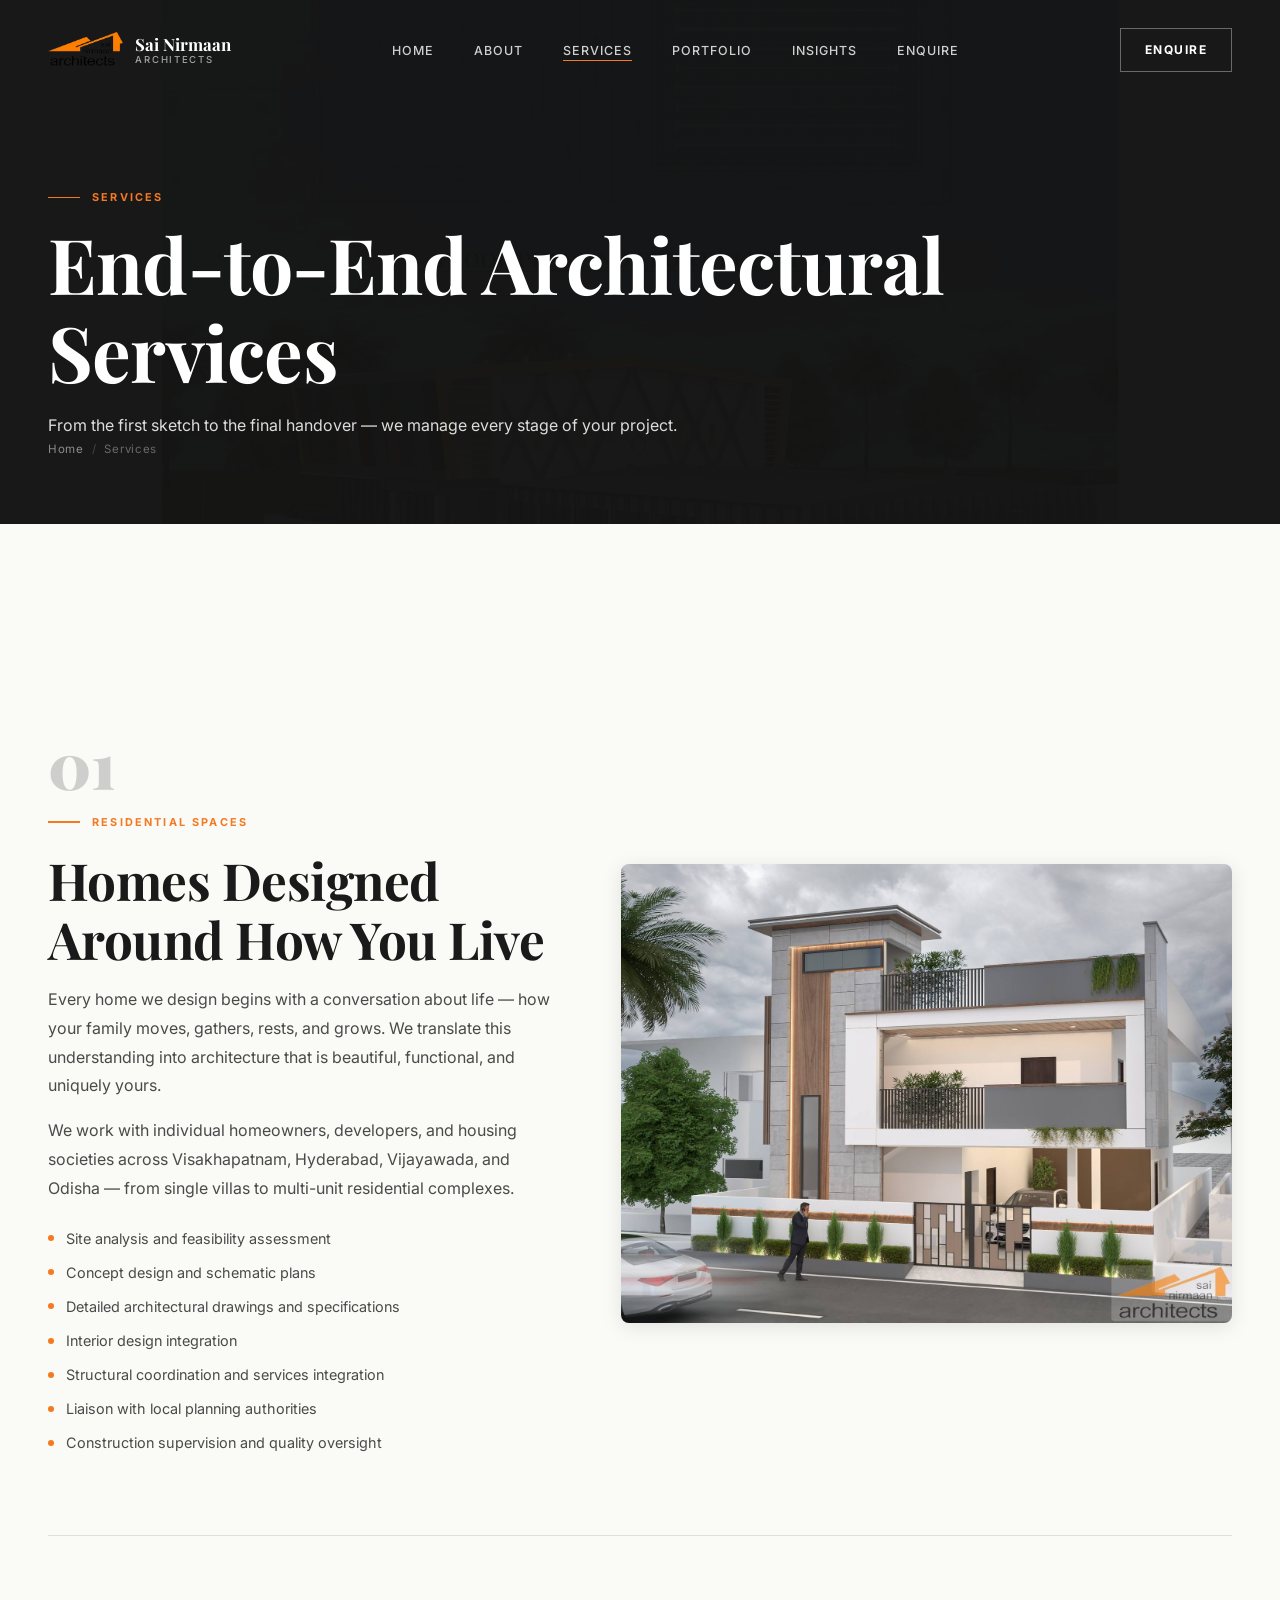
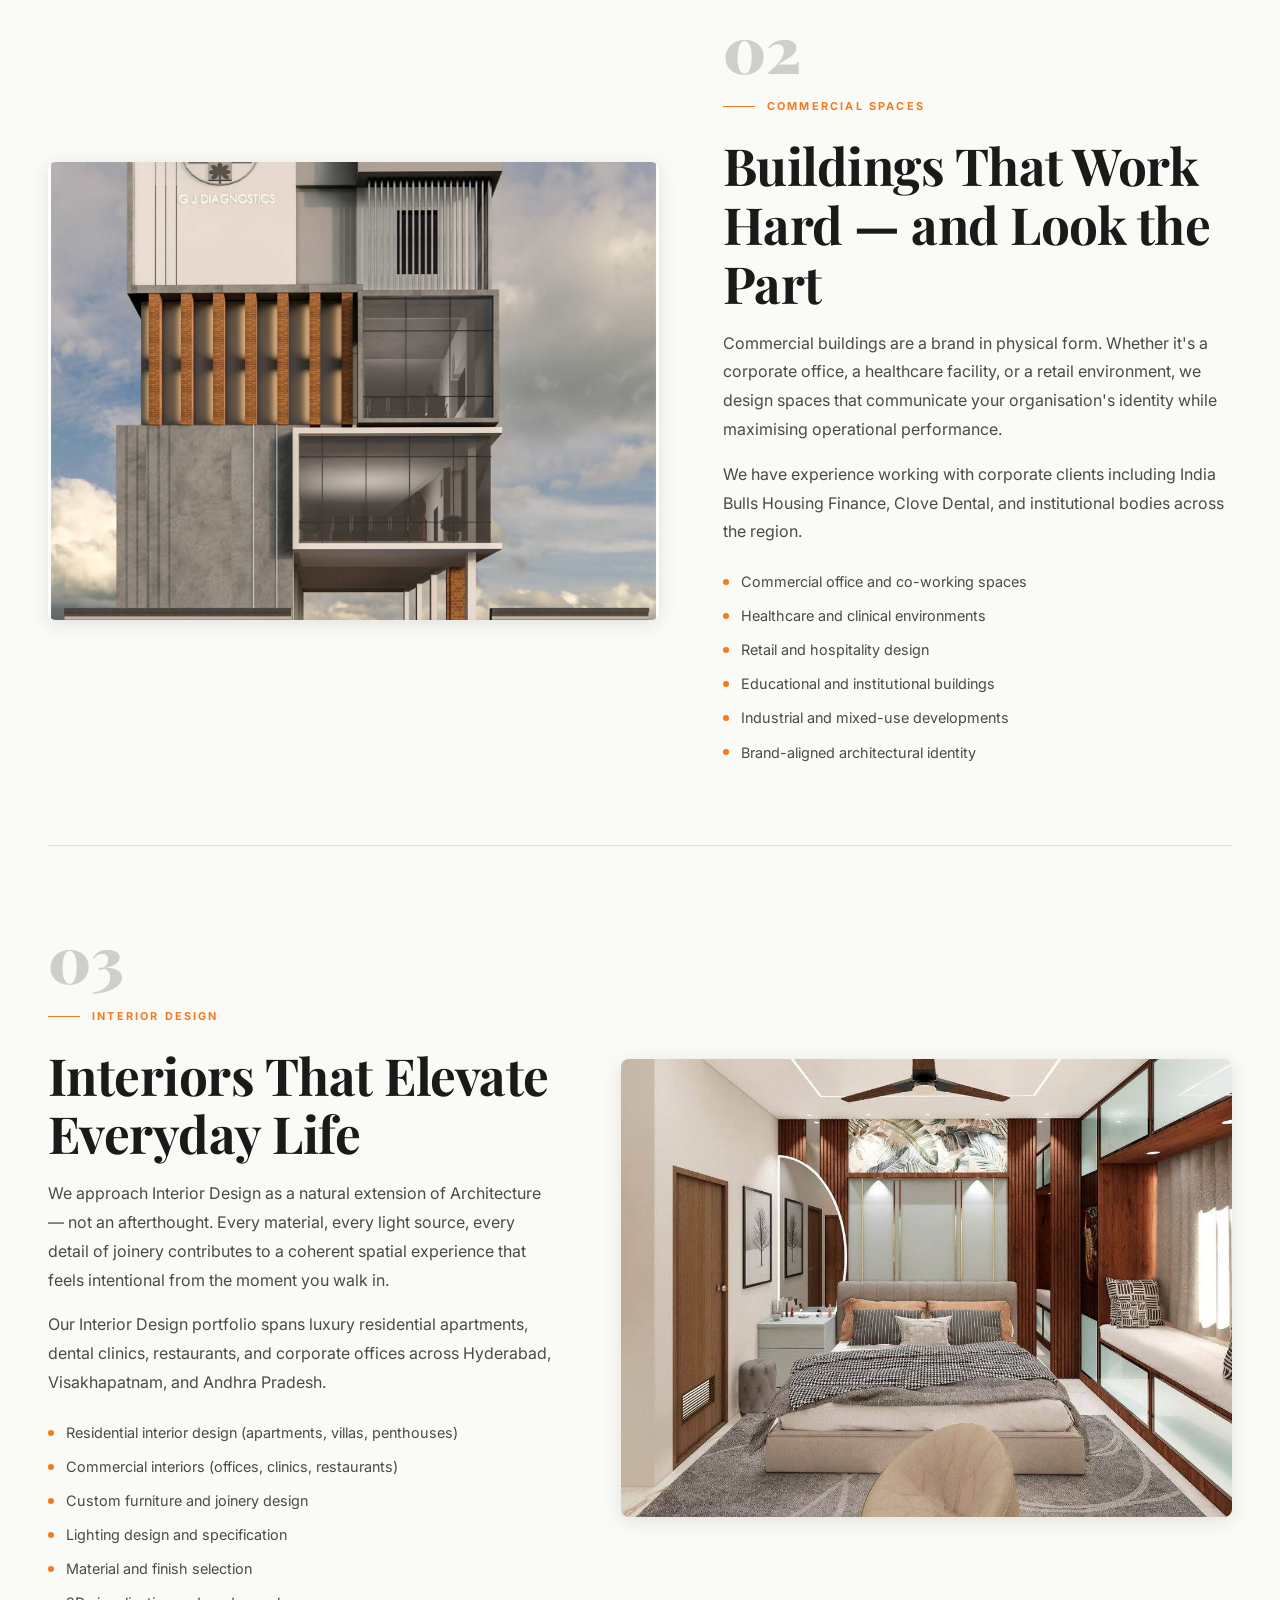
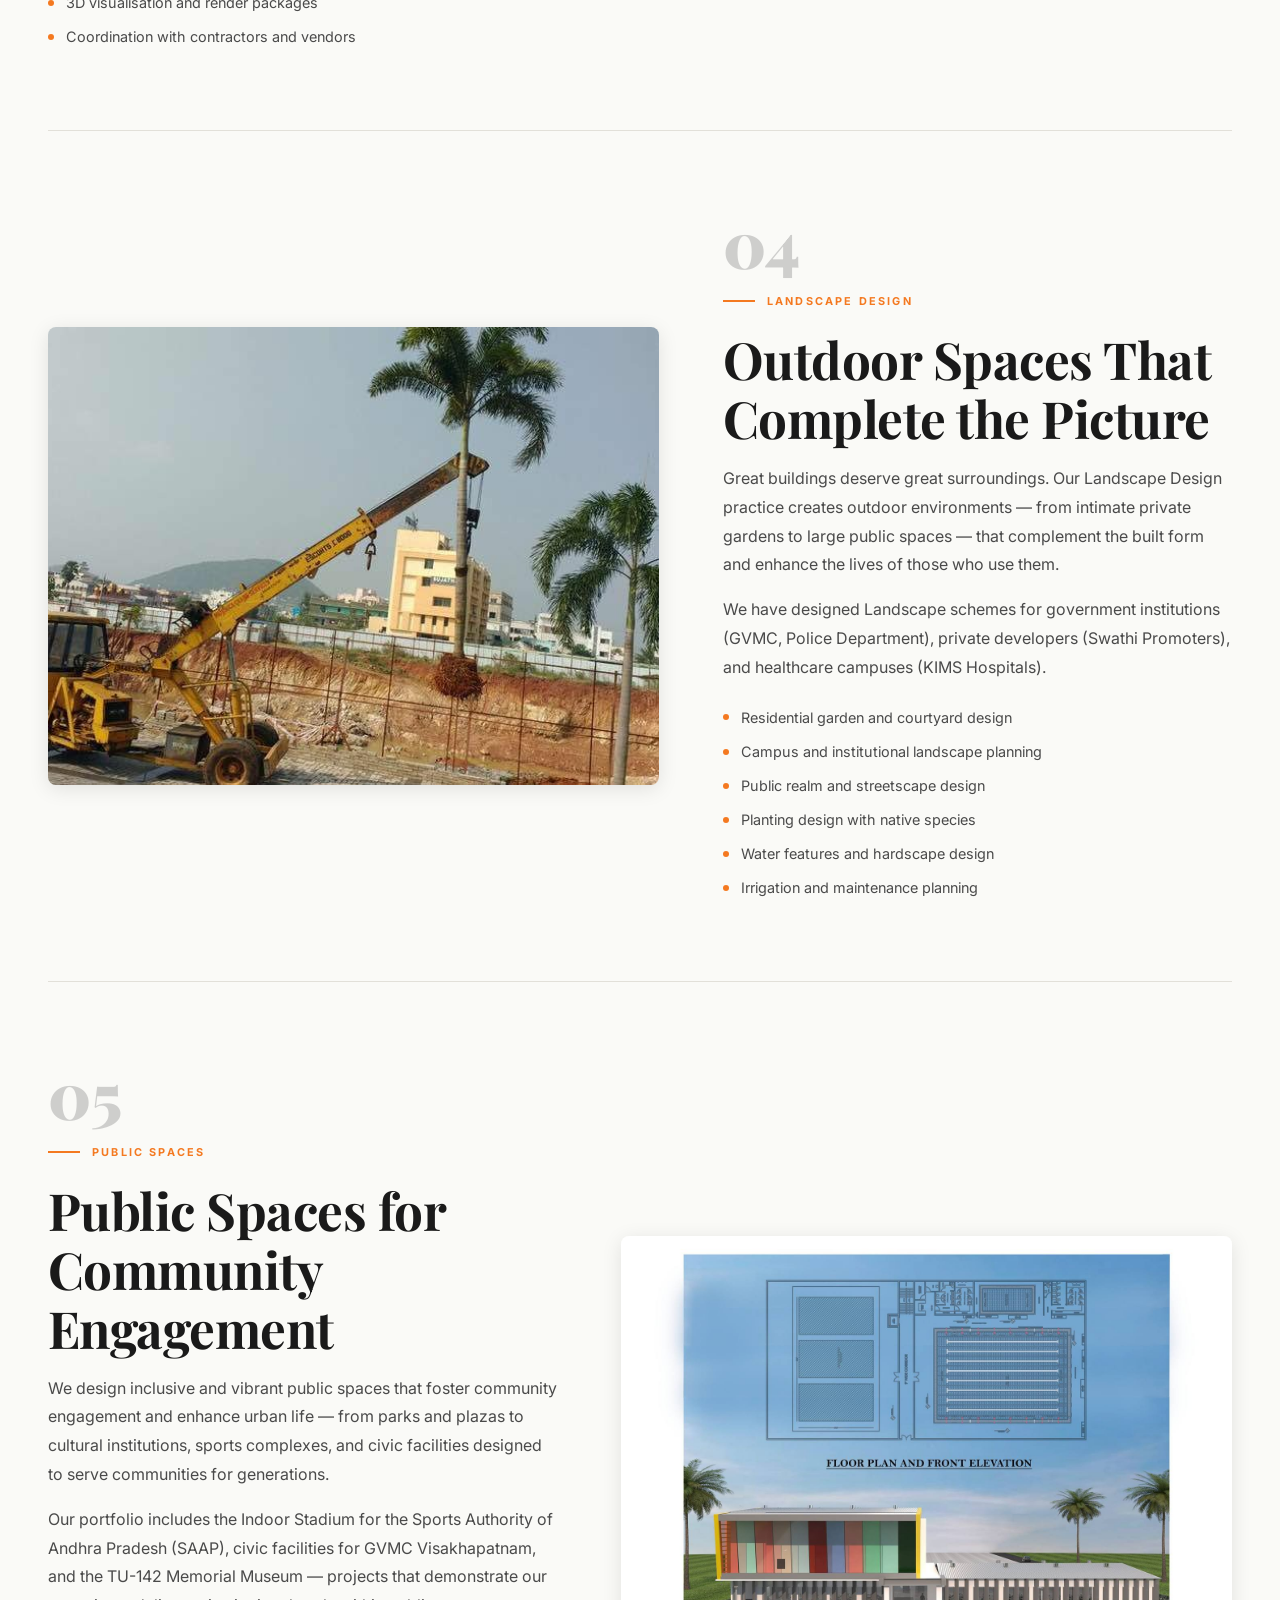
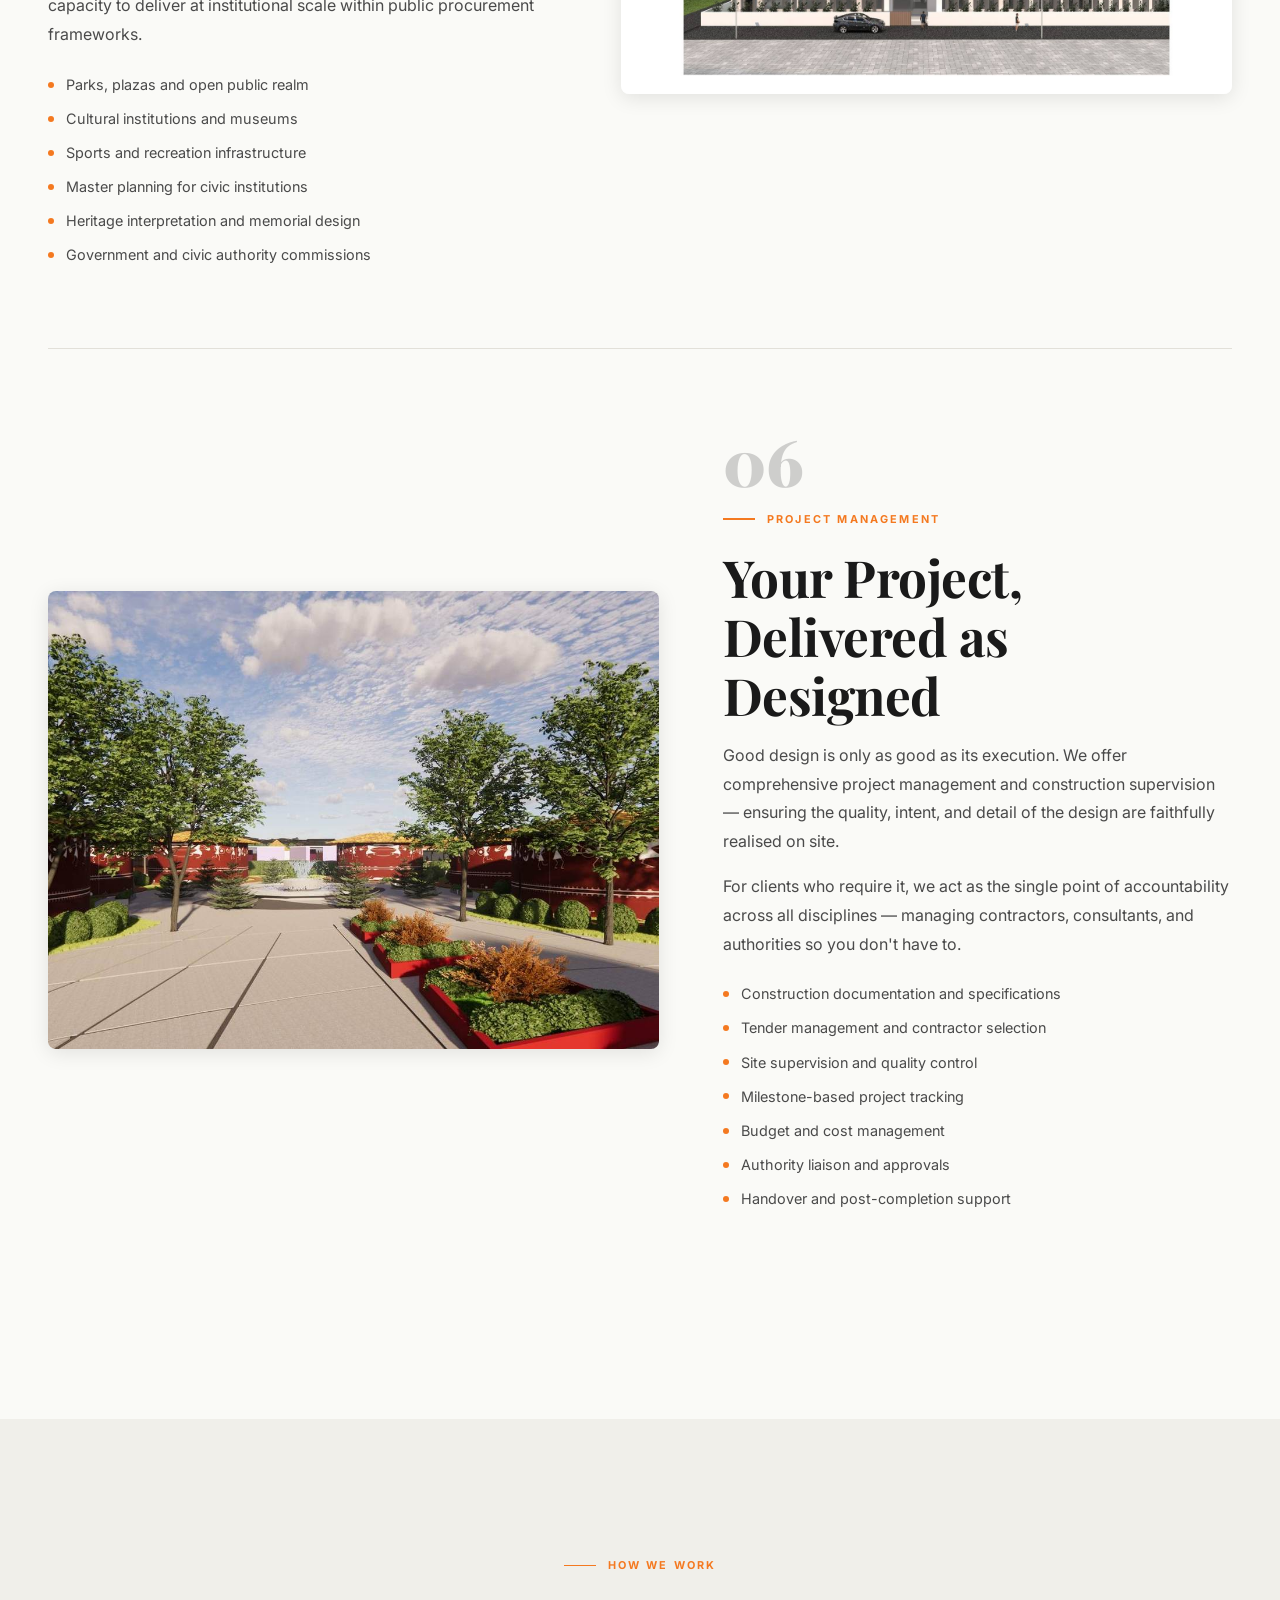
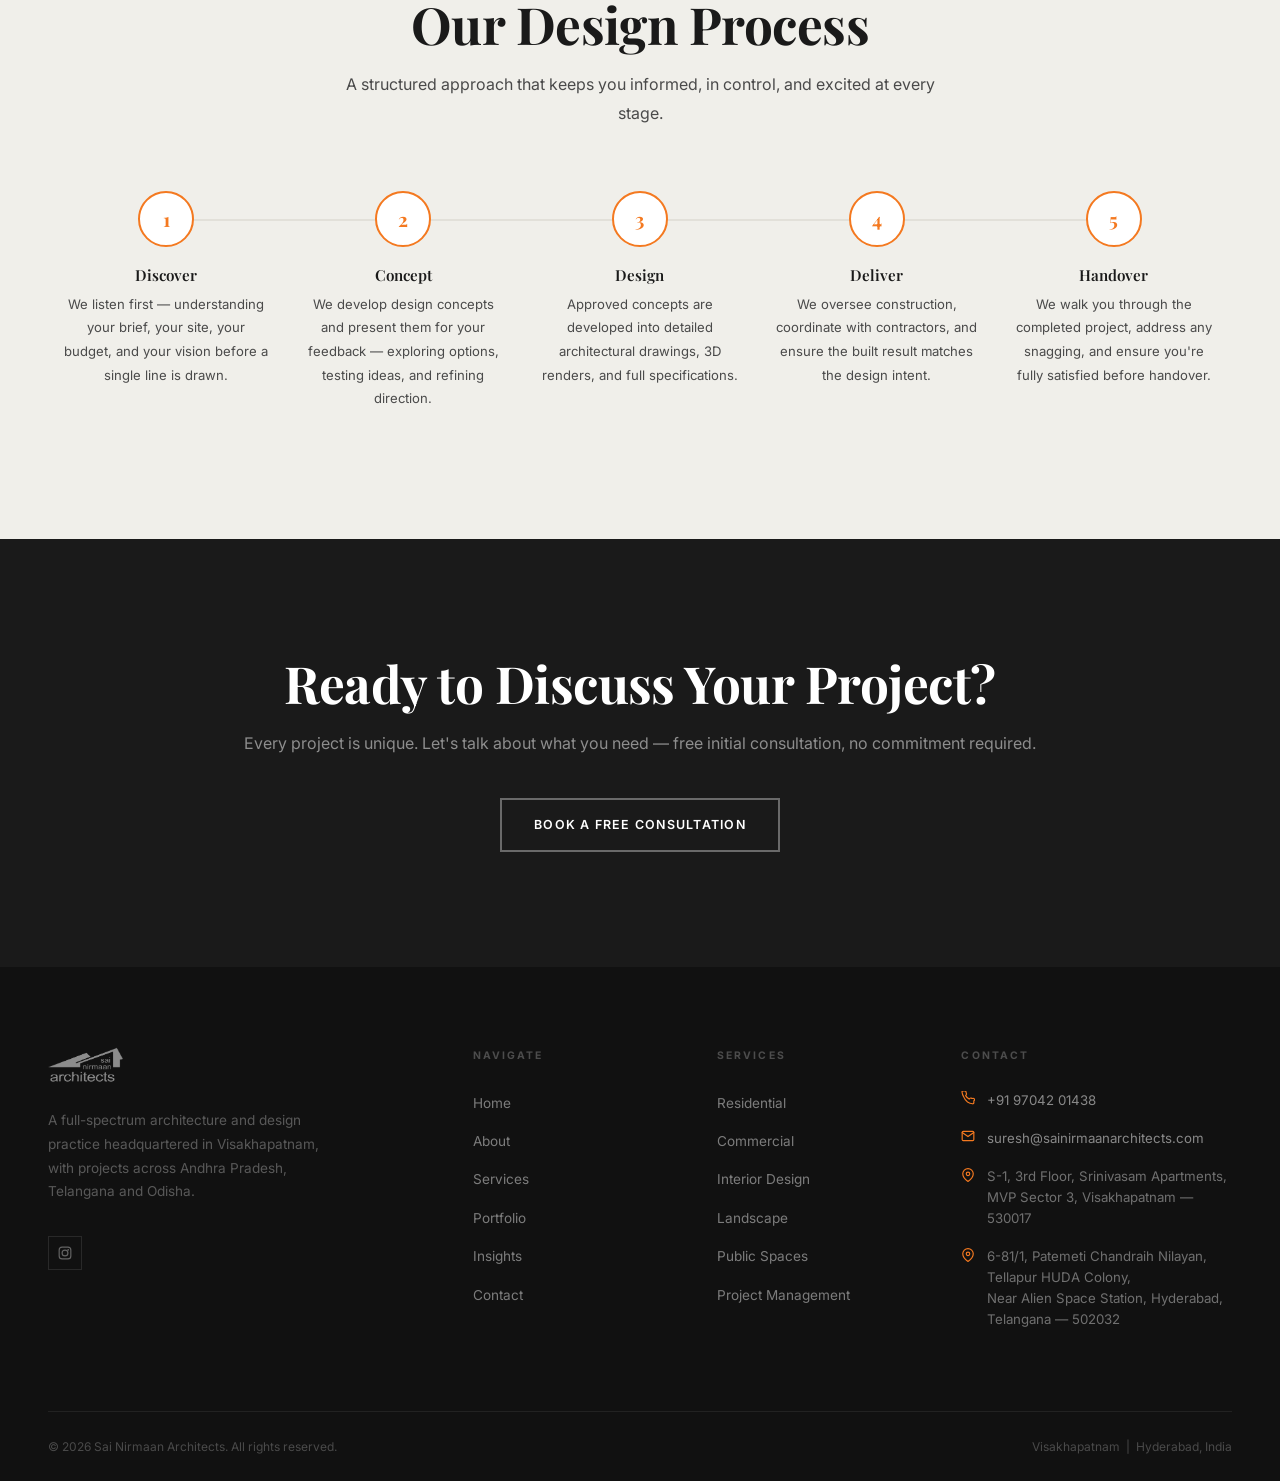
<file: services.html>
<!DOCTYPE html>
<html lang="en">
<head>
  <meta charset="UTF-8" />
  <meta name="viewport" content="width=device-width, initial-scale=1.0" />
  <title>Services — Sai Nirmaan Architects | Architecture & Design Services</title>
  <meta name="description" content="Full-spectrum architectural services in Visakhapatnam: Residential, Commercial, Interior, Landscape & Public Spaces. 300+ Projects. 15+ Years. 4+ States." />
  <meta name="keywords" content="architectural services Visakhapatnam, interior design services Andhra Pradesh, landscape architecture, Sai Nirmaan Architects" />
  <link rel="canonical" href="https://sainirmaanarchitects.com/services.html" />
  <meta property="og:type" content="website" />
  <meta property="og:site_name" content="Sai Nirmaan Architects" />
  <meta property="og:url" content="https://sainirmaanarchitects.com/services.html" />
  <meta property="og:title" content="Services — Sai Nirmaan Architects | Architecture & Design" />
  <meta property="og:description" content="Full-spectrum architectural services: Residential Spaces, Commercial Spaces, Interior Design, Landscape, Public Spaces, and project management across South India. 300+ Projects. 15+ Years. 4+ States." />
  <meta property="og:image" content="https://sainirmaanarchitects.com/images/architectural/gj-medical-elevation.jpg" />
  <meta name="twitter:card" content="summary_large_image" />
  <meta name="twitter:title" content="Services — Sai Nirmaan Architects" />
  <meta name="twitter:description" content="Full-spectrum architectural services across South India — from residential villas to institutional buildings." />
  <meta name="twitter:image" content="https://sainirmaanarchitects.com/images/architectural/gj-medical-elevation.jpg" />
  <link rel="icon" type="image/png" sizes="32x32" href="favicon-32.png" />
  <link rel="icon" type="image/png" sizes="192x192" href="favicon-192.png" />
  <link rel="apple-touch-icon" href="favicon-192.png" />
  <link rel="preconnect" href="https://fonts.googleapis.com" />
  <link href="https://fonts.googleapis.com/css2?family=Playfair+Display:wght@400;700;900&family=Inter:wght@300;400;500;600;700&display=swap" rel="stylesheet" />
  <link rel="stylesheet" href="css/style.css" />
  <style>
    .service-detail-block {
      display: grid; grid-template-columns: 1fr 1.2fr; gap: 4rem; align-items: center;
      padding: 5rem 0;
      border-bottom: 1px solid var(--mid-grey);
    }
    .service-detail-block:last-of-type { border-bottom: none; }
    .service-detail-block.reverse { direction: rtl; }
    .service-detail-block.reverse > * { direction: ltr; }
    .service-detail-image {
      border-radius: 8px; overflow: hidden; box-shadow: var(--shadow-md);
      aspect-ratio: 4/3;
    }
    .service-detail-image img { width: 100%; height: 100%; object-fit: cover; }
    .service-detail-content {}
    .service-number {
      font-family: var(--font-heading); font-size: 4rem; font-weight: 900;
      color: var(--ink-muted); opacity: 0.38; line-height: 1; margin-bottom: 0.5rem;
    }
    .service-detail-content h2 { margin-bottom: 1rem; }
    .service-detail-content p { margin-bottom: 1rem; }
    .service-includes {
      margin-top: 1.5rem; display: flex; flex-direction: column; gap: 0.6rem;
    }
    .service-includes li {
      display: flex; align-items: flex-start; gap: 0.75rem;
      font-size: 0.9rem; color: var(--charcoal-light);
    }
    .service-includes li::before {
      content: ''; display: block; width: 6px; height: 6px;
      border-radius: 50%; background: var(--orange);
      flex-shrink: 0; margin-top: 0.55rem;
    }

    /* Process */
    .process-steps {
      display: grid; grid-template-columns: repeat(5, 1fr); gap: 0; position: relative;
    }
    .process-steps::before {
      content: ''; position: absolute; top: 28px; left: 10%; right: 10%;
      height: 2px; background: var(--mid-grey); z-index: 0;
    }
    .process-step { text-align: center; padding: 0 1rem; position: relative; z-index: 1; }
    .step-number {
      width: 56px; height: 56px; border-radius: 50%; background: var(--white);
      border: 2px solid var(--orange); display: flex; align-items: center; justify-content: center;
      font-family: var(--font-heading); font-size: 1.2rem; font-weight: 700; color: var(--orange);
      margin: 0 auto 1.25rem;
    }
    .process-step h4 { font-size: 0.95rem; margin-bottom: 0.5rem; }
    .process-step p { font-size: 0.82rem; }

    @media (max-width: 1024px) {
      .service-detail-block { grid-template-columns: 1fr; gap: 2rem; }
      .service-detail-block.reverse { direction: ltr; }
      .process-steps { grid-template-columns: 1fr 1fr; gap: 2rem; }
      .process-steps::before { display: none; }
    }
    @media (max-width: 480px) {
      .process-steps { grid-template-columns: 1fr; }
    }
  </style>
  <!-- Google tag (gtag.js) -->
  <script async src="https://www.googletagmanager.com/gtag/js?id=G-XS4JHG10ZB"></script>
  <script>
    window.dataLayer = window.dataLayer || [];
    function gtag(){dataLayer.push(arguments);}
    gtag('js', new Date());
    gtag('config', 'G-XS4JHG10ZB');
  </script>
</head>
<body>

  <nav class="nav" id="nav">
    <div class="nav-inner">
      <a href="index.html" class="nav-logo">
        <img src="images/logo/nirmaan-logo.png" alt="Sai Nirmaan Architects" />
        <div class="nav-logo-name">Sai Nirmaan <small>Architects</small></div>
      </a>
      <ul class="nav-links" id="navLinks">
        <li><a href="index.html">Home</a></li>
        <li><a href="about.html">About</a></li>
        <li><a href="services.html" class="active">Services</a></li>
        <li><a href="portfolio.html">Portfolio</a></li>
        <li><a href="blog.html">Insights</a></li>
        <li><a href="contact.html">Enquire</a></li>
      </ul>
      <a href="contact.html" class="nav-enquire">Enquire</a>
      <button class="hamburger" id="hamburger" aria-label="Menu"><span></span><span></span><span></span></button>
    </div>
  </nav>

  <div class="page-hero">
    <div style="position:absolute;inset:0;background:url('images/architectural/indoor-stadium-side.jpg') center/cover; opacity:0.22;"></div>
    <div style="position:absolute;inset:0;background:rgba(20,20,20,0.72);z-index:0;"></div>
    <div class="page-hero-content" style="position:relative;z-index:1;">
      <div class="wrap">
        <span class="section-label" style="margin-bottom:0.75rem;">Services</span>
        <h1>End-to-End Architectural Services</h1>
        <p>From the first sketch to the final handover — we manage every stage of your project.</p>
        <nav class="breadcrumb" aria-label="Breadcrumb">
          <a href="index.html">Home</a><span class="breadcrumb-sep">/</span><span>Services</span>
        </nav>
      </div>
    </div>
  </div>

  <!-- SERVICES DETAIL -->
  <section class="section">
    <div class="container">

      <!-- 1. Residential Spaces -->
      <div class="service-detail-block fade-up" id="residential">
        <div class="service-detail-content">
          <div class="service-number">01</div>
          <span class="section-label">Residential Spaces</span>
          <h2>Homes Designed Around How You Live</h2>
          <p>Every home we design begins with a conversation about life — how your family moves, gathers, rests, and grows. We translate this understanding into architecture that is beautiful, functional, and uniquely yours.</p>
          <p>We work with individual homeowners, developers, and housing societies across Visakhapatnam, Hyderabad, Vijayawada, and Odisha — from single villas to multi-unit residential complexes.</p>
          <ul class="service-includes">
            <li>Site analysis and feasibility assessment</li>
            <li>Concept design and schematic plans</li>
            <li>Detailed architectural drawings and specifications</li>
            <li>Interior design integration</li>
            <li>Structural coordination and services integration</li>
            <li>Liaison with local planning authorities</li>
            <li>Construction supervision and quality oversight</li>
          </ul>
        </div>
        <div class="service-detail-image">
          <img src="images/architectural/mr-bhaskar-srikakulam.jpg" alt="Residential villa design Srikakulam" loading="lazy" />
        </div>
      </div>

      <!-- 2. Commercial Spaces -->
      <div class="service-detail-block reverse fade-up" id="commercial">
        <div class="service-detail-content">
          <div class="service-number">02</div>
          <span class="section-label">Commercial Spaces</span>
          <h2>Buildings That Work Hard — and Look the Part</h2>
          <p>Commercial buildings are a brand in physical form. Whether it's a corporate office, a healthcare facility, or a retail environment, we design spaces that communicate your organisation's identity while maximising operational performance.</p>
          <p>We have experience working with corporate clients including India Bulls Housing Finance, Clove Dental, and institutional bodies across the region.</p>
          <ul class="service-includes">
            <li>Commercial office and co-working spaces</li>
            <li>Healthcare and clinical environments</li>
            <li>Retail and hospitality design</li>
            <li>Educational and institutional buildings</li>
            <li>Industrial and mixed-use developments</li>
            <li>Brand-aligned architectural identity</li>
          </ul>
        </div>
        <div class="service-detail-image">
          <img src="images/architectural/gj-medical-elevation.jpg" alt="GJ Medical Centre commercial architecture" loading="lazy" />
        </div>
      </div>

      <!-- 3. Interior Design -->
      <div class="service-detail-block fade-up" id="interior">
        <div class="service-detail-content">
          <div class="service-number">03</div>
          <span class="section-label">Interior Design</span>
          <h2>Interiors That Elevate Everyday Life</h2>
          <p>We approach Interior Design as a natural extension of Architecture — not an afterthought. Every material, every light source, every detail of joinery contributes to a coherent spatial experience that feels intentional from the moment you walk in.</p>
          <p>Our Interior Design portfolio spans luxury residential apartments, dental clinics, restaurants, and corporate offices across Hyderabad, Visakhapatnam, and Andhra Pradesh.</p>
          <ul class="service-includes">
            <li>Residential interior design (apartments, villas, penthouses)</li>
            <li>Commercial interiors (offices, clinics, restaurants)</li>
            <li>Custom furniture and joinery design</li>
            <li>Lighting design and specification</li>
            <li>Material and finish selection</li>
            <li>3D visualisation and render packages</li>
            <li>Coordination with contractors and vendors</li>
          </ul>
        </div>
        <div class="service-detail-image">
          <img src="images/interior/pristine-508-regent-hero.jpg" alt="Luxury residential interior design — Pristine 508, The Regent" loading="lazy" />
        </div>
      </div>

      <!-- 4. Landscape Design -->
      <div class="service-detail-block reverse fade-up" id="landscape">
        <div class="service-detail-content">
          <div class="service-number">04</div>
          <span class="section-label">Landscape Design</span>
          <h2>Outdoor Spaces That Complete the Picture</h2>
          <p>Great buildings deserve great surroundings. Our Landscape Design practice creates outdoor environments — from intimate private gardens to large public spaces — that complement the built form and enhance the lives of those who use them.</p>
          <p>We have designed Landscape schemes for government institutions (GVMC, Police Department), private developers (Swathi Promoters), and healthcare campuses (KIMS Hospitals).</p>
          <ul class="service-includes">
            <li>Residential garden and courtyard design</li>
            <li>Campus and institutional landscape planning</li>
            <li>Public realm and streetscape design</li>
            <li>Planting design with native species</li>
            <li>Water features and hardscape design</li>
            <li>Irrigation and maintenance planning</li>
          </ul>
        </div>
        <div class="service-detail-image">
          <img src="images/landscape/celest-landscape-1.jpg" alt="Landscape design — The Celest, Gajuwaka" loading="lazy" style="width:100%;height:100%;object-fit:cover;" />
        </div>
      </div>

      <!-- 5. Public Spaces -->
      <div class="service-detail-block fade-up" id="public">
        <div class="service-detail-content">
          <div class="service-number">05</div>
          <span class="section-label">Public Spaces</span>
          <h2>Public Spaces for Community Engagement</h2>
          <p>We design inclusive and vibrant public spaces that foster community engagement and enhance urban life — from parks and plazas to cultural institutions, sports complexes, and civic facilities designed to serve communities for generations.</p>
          <p>Our portfolio includes the Indoor Stadium for the Sports Authority of Andhra Pradesh (SAAP), civic facilities for GVMC Visakhapatnam, and the TU-142 Memorial Museum — projects that demonstrate our capacity to deliver at institutional scale within public procurement frameworks.</p>
          <ul class="service-includes">
            <li>Parks, plazas and open public realm</li>
            <li>Cultural institutions and museums</li>
            <li>Sports and recreation infrastructure</li>
            <li>Master planning for civic institutions</li>
            <li>Heritage interpretation and memorial design</li>
            <li>Government and civic authority commissions</li>
          </ul>
        </div>
        <div class="service-detail-image">
          <img src="images/architectural/indoor-stadium-front.jpg" alt="Indoor Stadium — Atchutapuram, SAAP" loading="lazy" />
        </div>
      </div>

      <!-- 6. Project Management -->
      <div class="service-detail-block reverse fade-up" id="pm">
        <div class="service-detail-content">
          <div class="service-number">06</div>
          <span class="section-label">Project Management</span>
          <h2>Your Project, Delivered as Designed</h2>
          <p>Good design is only as good as its execution. We offer comprehensive project management and construction supervision — ensuring the quality, intent, and detail of the design are faithfully realised on site.</p>
          <p>For clients who require it, we act as the single point of accountability across all disciplines — managing contractors, consultants, and authorities so you don't have to.</p>
          <ul class="service-includes">
            <li>Construction documentation and specifications</li>
            <li>Tender management and contractor selection</li>
            <li>Site supervision and quality control</li>
            <li>Milestone-based project tracking</li>
            <li>Budget and cost management</li>
            <li>Authority liaison and approvals</li>
            <li>Handover and post-completion support</li>
          </ul>
        </div>
        <div class="service-detail-image">
          <img src="images/architectural/tribal-museum-5.jpg" alt="Architecture project supervision" loading="lazy" />
        </div>
      </div>

    </div>
  </section>

  <!-- PROCESS -->
  <section class="section section-light">
    <div class="container">
      <div class="section-header fade-up">
        <span class="section-label">How We Work</span>
        <h2>Our Design Process</h2>
        <p>A structured approach that keeps you informed, in control, and excited at every stage.</p>
      </div>
      <div class="process-steps">
        <div class="process-step fade-up">
          <div class="step-number">1</div>
          <h4>Discover</h4>
          <p>We listen first — understanding your brief, your site, your budget, and your vision before a single line is drawn.</p>
        </div>
        <div class="process-step fade-up">
          <div class="step-number">2</div>
          <h4>Concept</h4>
          <p>We develop design concepts and present them for your feedback — exploring options, testing ideas, and refining direction.</p>
        </div>
        <div class="process-step fade-up">
          <div class="step-number">3</div>
          <h4>Design</h4>
          <p>Approved concepts are developed into detailed architectural drawings, 3D renders, and full specifications.</p>
        </div>
        <div class="process-step fade-up">
          <div class="step-number">4</div>
          <h4>Deliver</h4>
          <p>We oversee construction, coordinate with contractors, and ensure the built result matches the design intent.</p>
        </div>
        <div class="process-step fade-up">
          <div class="step-number">5</div>
          <h4>Handover</h4>
          <p>We walk you through the completed project, address any snagging, and ensure you're fully satisfied before handover.</p>
        </div>
      </div>
    </div>
  </section>

  <!-- CTA -->
  <div class="cta-band">
    <div class="container">
      <h2>Ready to Discuss Your Project?</h2>
      <p>Every project is unique. Let's talk about what you need — free initial consultation, no commitment required.</p>
      <a href="contact.html" class="btn btn-outline">Book a Free Consultation</a>
    </div>
  </div>

   <!-- ============ FOOTER ============ -->
<footer class="footer">
  <div class="wrap">
    <div class="footer-top">
      <div class="footer-brand">
        <img src="images/logo/nirmaan-logo.png" alt="Sai Nirmaan Architects" />
        <p>A full-spectrum architecture and design practice headquartered in Visakhapatnam, with projects across Andhra Pradesh, Telangana and Odisha.</p>
        <div class="footer-socials">
          <a href="https://www.instagram.com/nirmaanarchitects.india/" class="fsocial" aria-label="Instagram" target="_blank" rel="noopener">
            <svg width="14" height="14" viewBox="0 0 24 24" fill="none" stroke="currentColor" stroke-width="2"><rect x="2" y="2" width="20" height="20" rx="5"/><circle cx="12" cy="12" r="5"/><circle cx="17.5" cy="6.5" r="1.5" fill="currentColor" stroke="none"/></svg>
          </a>
        </div>
      </div>

      <div class="footer-col">
        <h5>Navigate</h5>
        <ul>
          <li><a href="index.html">Home</a></li>
          <li><a href="about.html">About</a></li>
          <li><a href="services.html">Services</a></li>
          <li><a href="portfolio.html">Portfolio</a></li>
          <li><a href="blog.html">Insights</a></li>
          <li><a href="contact.html">Contact</a></li>
        </ul>
      </div>

      <div class="footer-col">
        <h5>Services</h5>
        <ul>
          <li><a href="services.html#residential">Residential</a></li>
          <li><a href="services.html#commercial">Commercial</a></li>
          <li><a href="services.html#interior">Interior Design</a></li>
          <li><a href="services.html#landscape">Landscape</a></li>
          <li><a href="services.html#public">Public Spaces</a></li>
          <li><a href="services.html#pm">Project Management</a></li>
        </ul>
      </div>

      <div class="footer-col">
        <h5>Contact</h5>
        <div class="footer-contact-row">
          <svg width="14" height="14" viewBox="0 0 24 24" fill="none" stroke-width="2" stroke-linecap="round" stroke-linejoin="round"><path d="M22 16.92v3a2 2 0 0 1-2.18 2 19.79 19.79 0 0 1-8.63-3.07A19.5 19.5 0 0 1 4.69 10a19.79 19.79 0 0 1-3.07-8.67A2 2 0 0 1 3.62 0h3a2 2 0 0 1 2 1.72 12.84 12.84 0 0 0 .7 2.81 2 2 0 0 1-.45 2.11L7.91 7.91a16 16 0 0 0 6 6l1.27-1.27a2 2 0 0 1 2.11-.45 12.84 12.84 0 0 0 2.81.7A2 2 0 0 1 22 16.92z"/></svg>
          <a href="tel:+919704201438">+91 97042 01438</a>
        </div>
        <div class="footer-contact-row">
          <svg width="14" height="14" viewBox="0 0 24 24" fill="none" stroke-width="2" stroke-linecap="round" stroke-linejoin="round"><path d="M4 4h16c1.1 0 2 .9 2 2v12c0 1.1-.9 2-2 2H4c-1.1 0-2-.9-2-2V6c0-1.1.9-2 2-2z"/><polyline points="22,6 12,13 2,6"/></svg>
          <a href="mailto:suresh@sainirmaanarchitects.com">suresh@sainirmaanarchitects.com</a>
        </div>
        <div class="footer-contact-row">
          <svg width="14" height="14" viewBox="0 0 24 24" fill="none" stroke-width="2" stroke-linecap="round" stroke-linejoin="round"><path d="M21 10c0 7-9 13-9 13s-9-6-9-13a9 9 0 0 1 18 0z"/><circle cx="12" cy="10" r="3"/></svg>
          <span>S-1, 3rd Floor, Srinivasam Apartments,<br/>MVP Sector 3, Visakhapatnam — 530017</span>
        </div>
        <div class="footer-contact-row">
          <svg width="14" height="14" viewBox="0 0 24 24" fill="none" stroke-width="2" stroke-linecap="round" stroke-linejoin="round"><path d="M21 10c0 7-9 13-9 13s-9-6-9-13a9 9 0 0 1 18 0z"/><circle cx="12" cy="10" r="3"/></svg>
          <span>6-81/1, Patemeti Chandraih Nilayan, Tellapur HUDA Colony,<br/>Near Alien Space Station, Hyderabad, Telangana — 502032</span>
        </div>
      </div>
    </div>
    <div class="footer-bottom">
      <p>© 2026 Sai Nirmaan Architects. All rights reserved.</p>
      <p>Visakhapatnam &nbsp;|&nbsp; Hyderabad, India</p>
    </div>
  </div>
</footer>
  <button class="btt" id="btt" aria-label="Back to top">
    <svg width="18" height="18" viewBox="0 0 24 24" fill="none" stroke="currentColor" stroke-width="2.5" stroke-linecap="round" stroke-linejoin="round"><polyline points="18 15 12 9 6 15"/></svg>
  </button>
  <script src="js/main.js"></script>
</body>
</html>
</file>
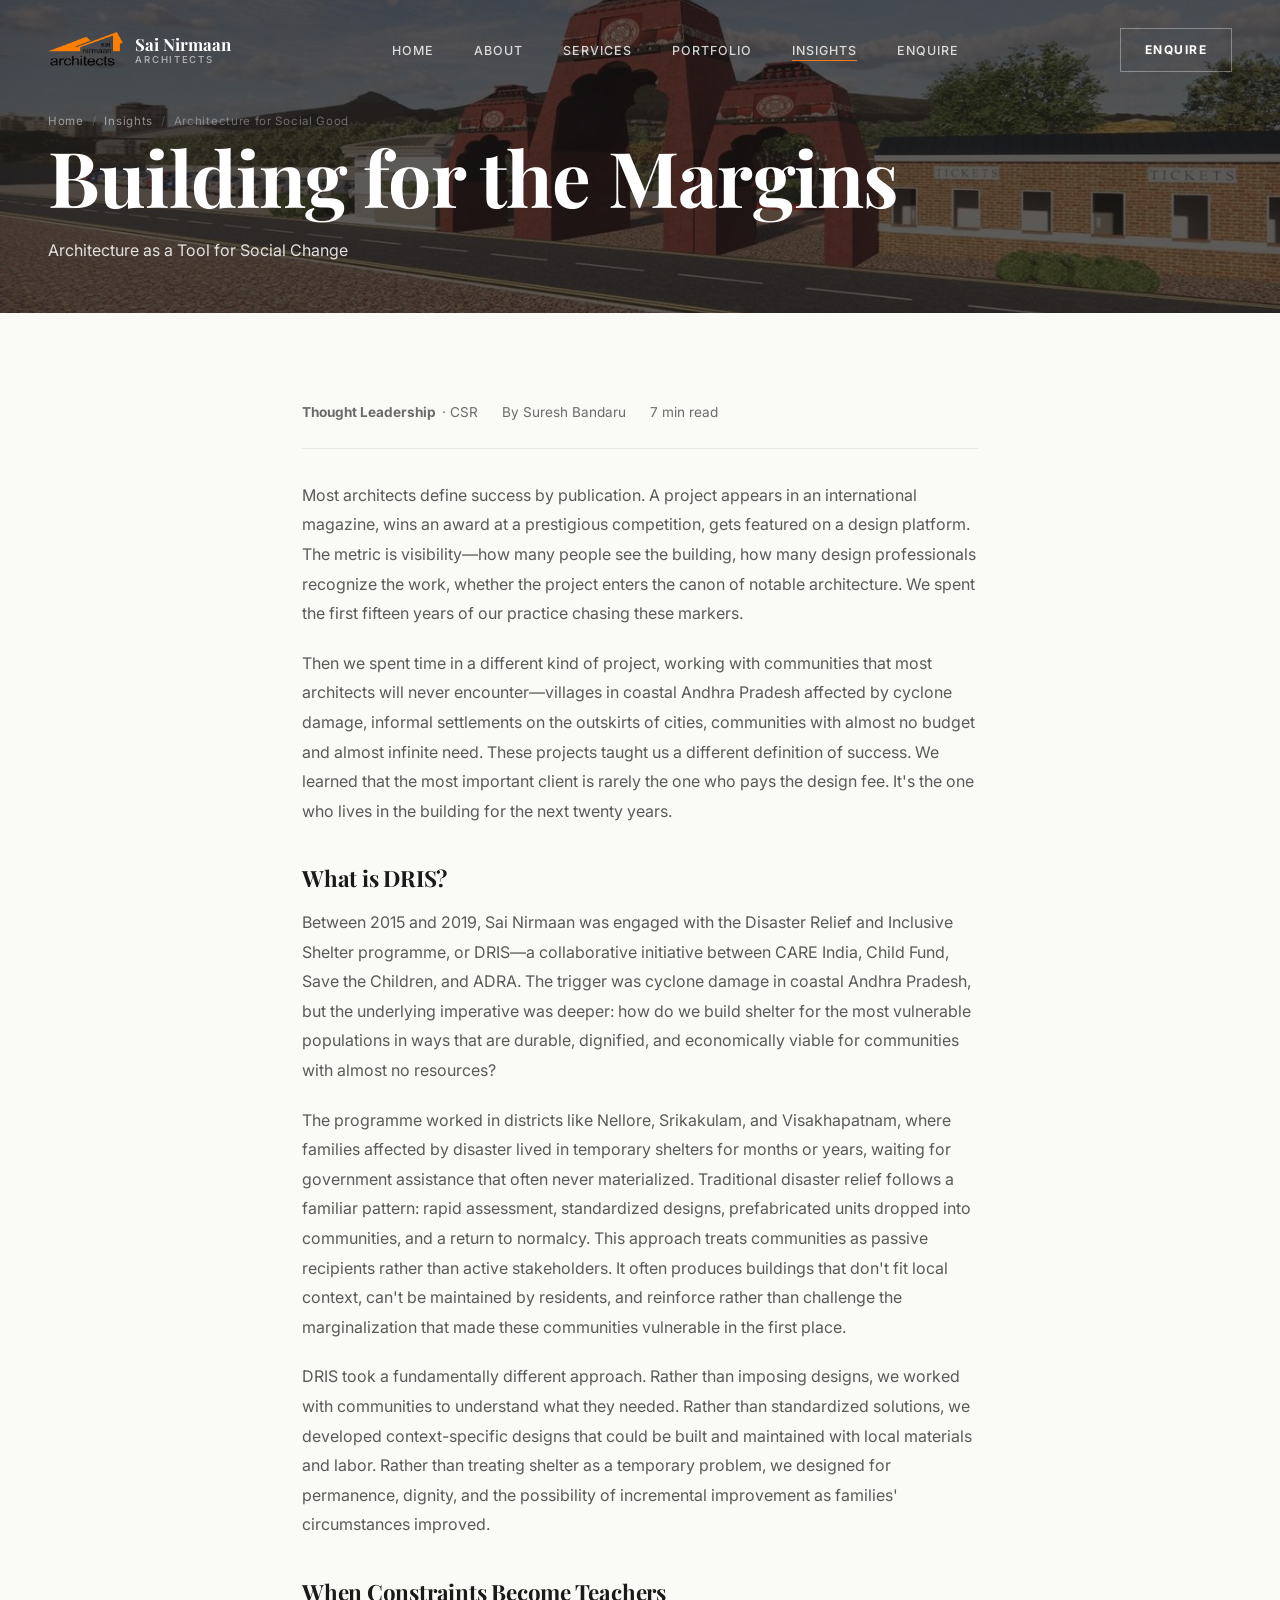
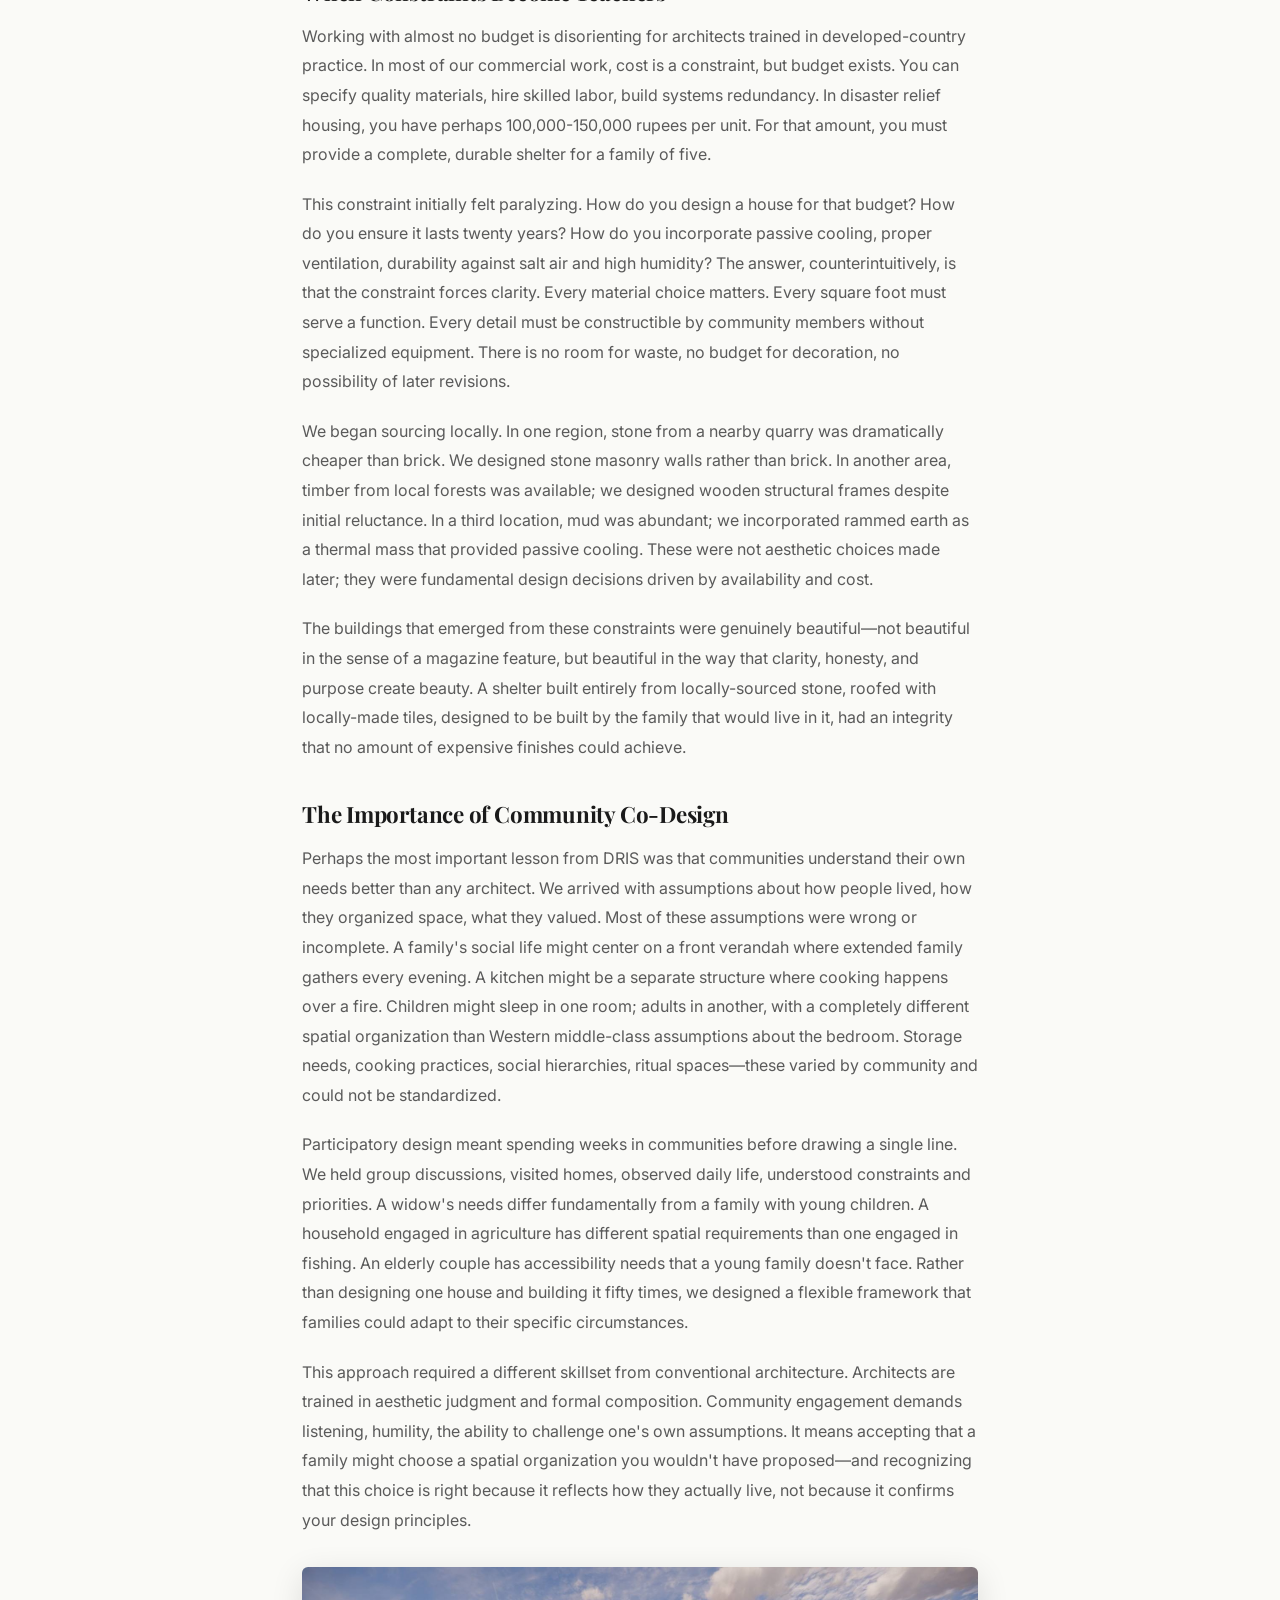
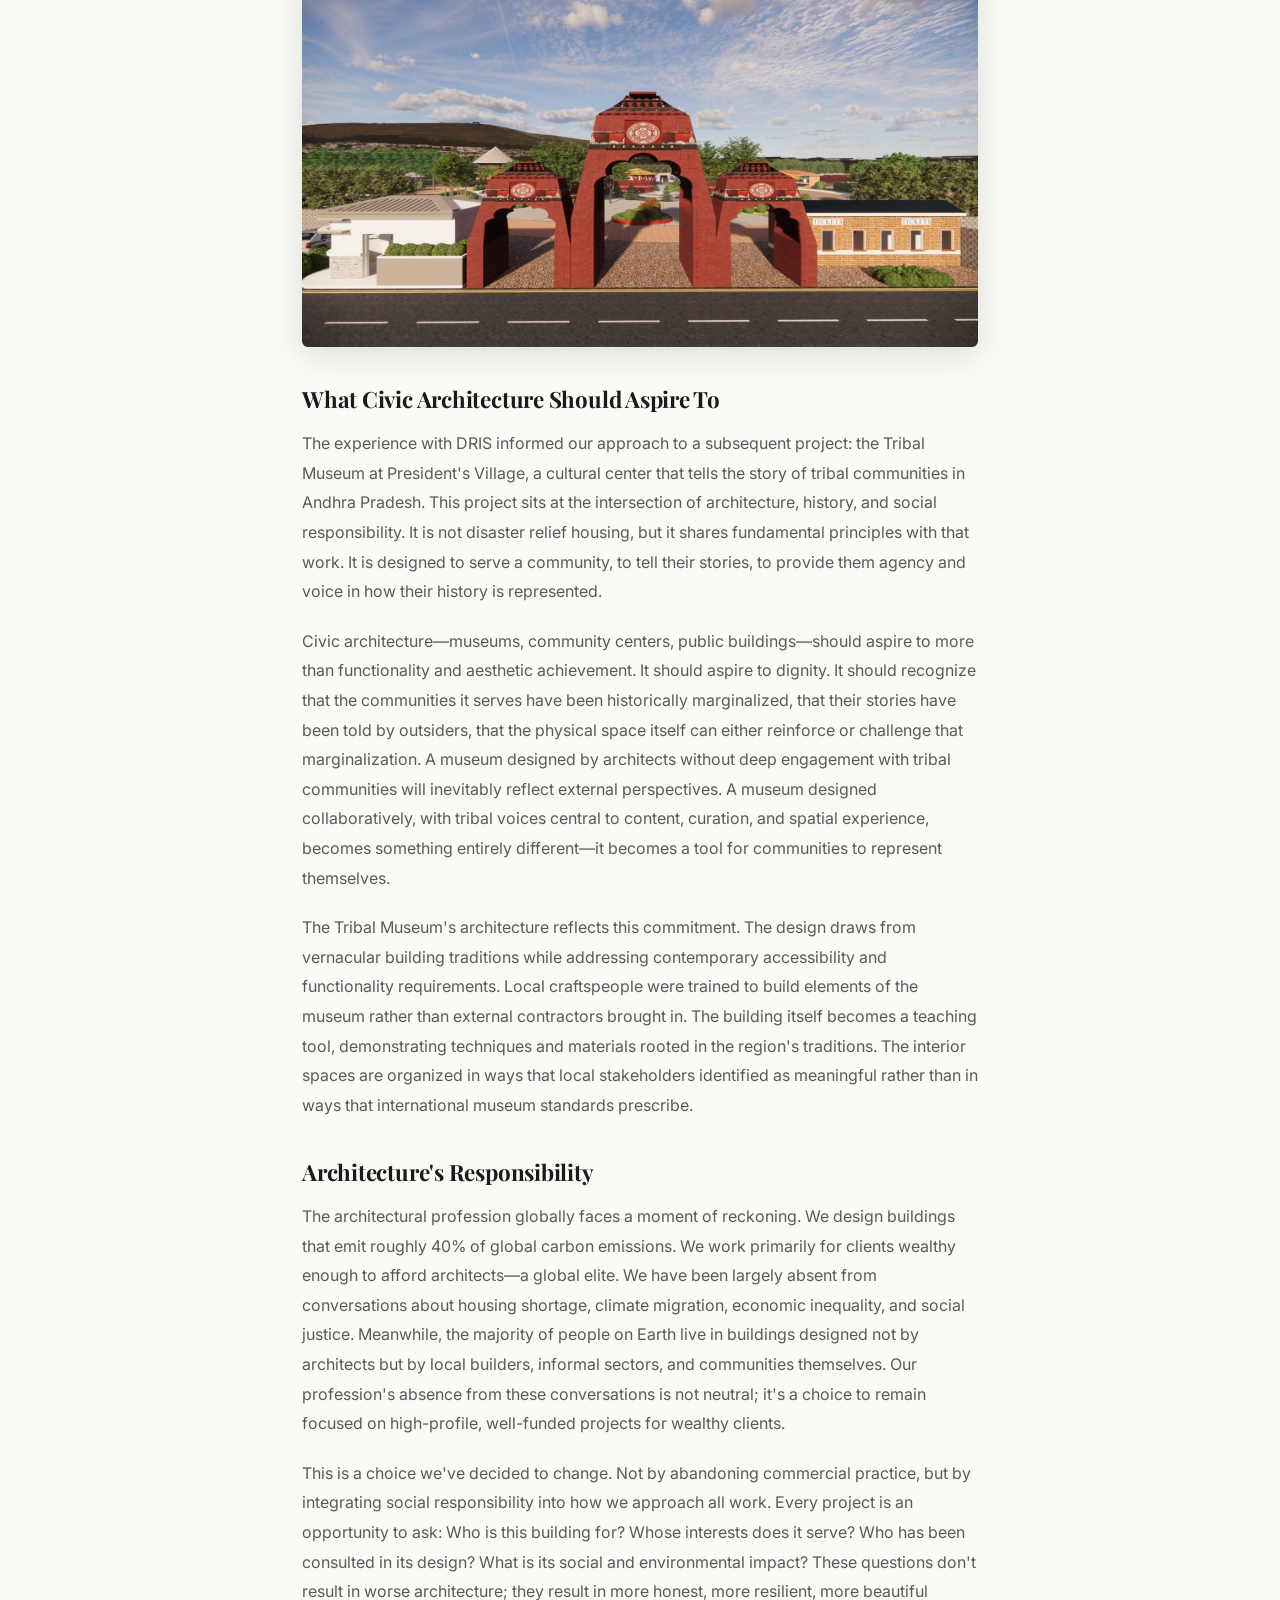
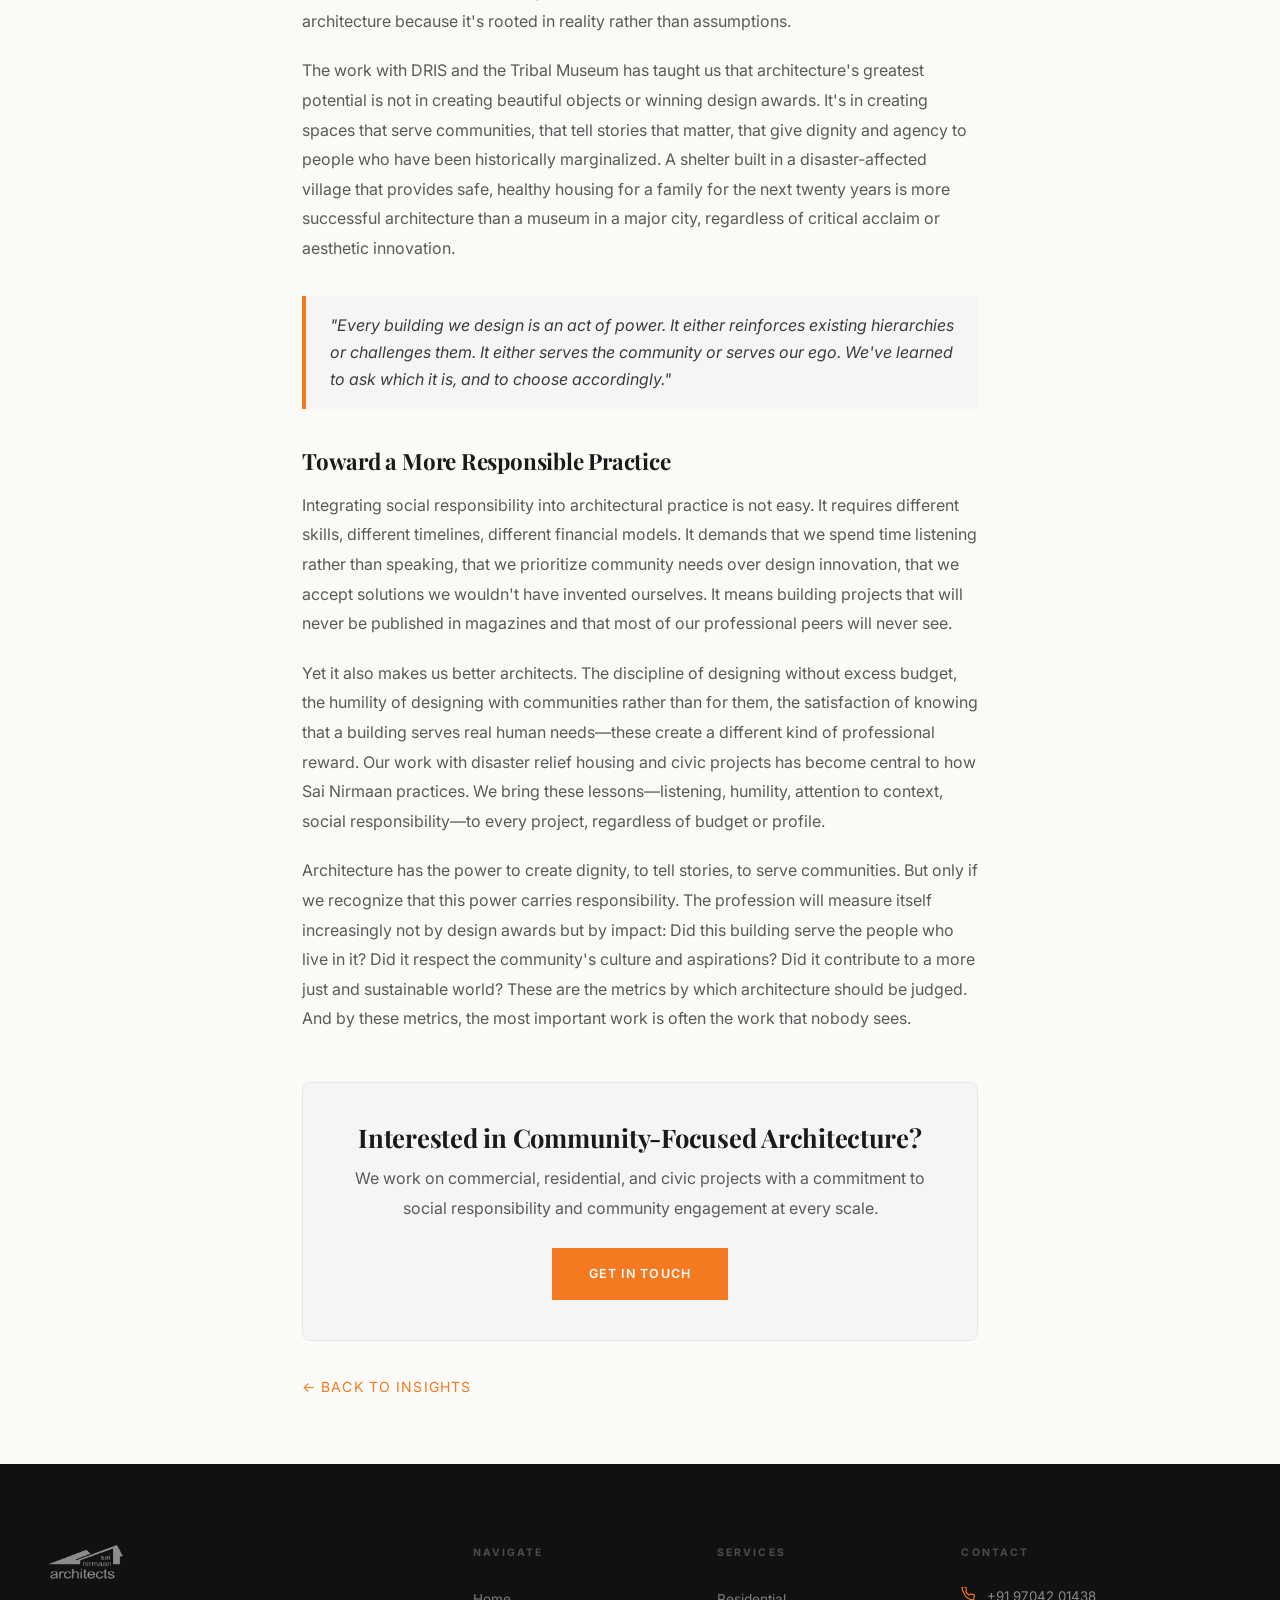
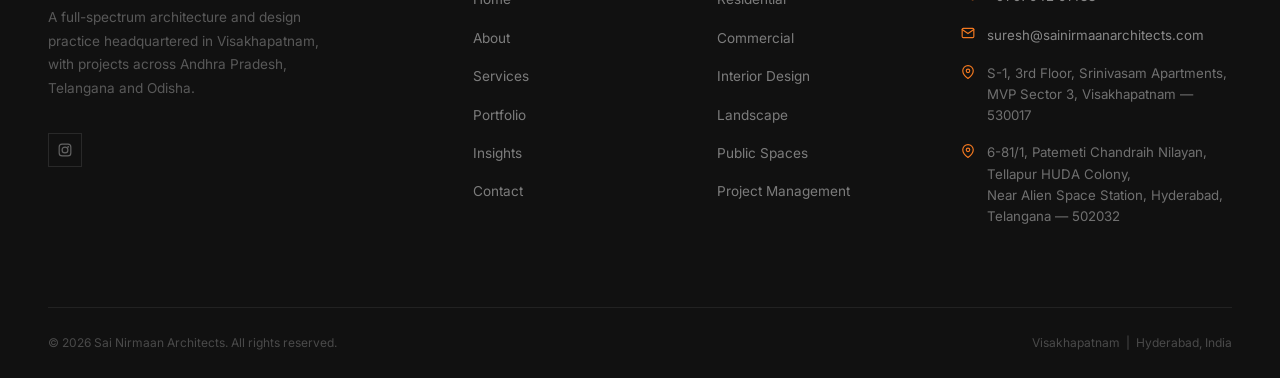
<file: blog/architecture-for-social-good.html>
<!DOCTYPE html>
<html lang="en">
<head>
    <meta charset="UTF-8">
    <meta name="viewport" content="width=device-width, initial-scale=1.0">
    <meta name="description" content="Lessons from disaster-relief housing work with CARE India, Child Fund, and ADRA in Andhra Pradesh — where the most important client is the community.">
    <title>Building for the Margins: Architecture as a Tool for Social Change | Sai Nirmaan Architects</title>
    <link rel="canonical" href="https://sainirmaanarchitects.com/blog/architecture-for-social-good.html" />
    <meta property="og:type" content="article" />
    <meta property="og:site_name" content="Sai Nirmaan Architects" />
    <meta property="og:url" content="https://sainirmaanarchitects.com/blog/architecture-for-social-good.html" />
    <meta property="og:title" content="Building for the Margins: Architecture as a Tool for Social Change" />
    <meta property="og:description" content="Our work with CARE India, Child Fund, Save the Children, and ADRA on disaster-relief housing in Andhra Pradesh taught us that the most important client is often the community." />
    <meta property="og:image" content="https://sainirmaanarchitects.com/images/architectural/tribal-museum-1.jpg" />
    <meta name="twitter:card" content="summary_large_image" />
    <meta name="twitter:title" content="Building for the Margins: Architecture for Social Change" />
    <meta name="twitter:description" content="Lessons from disaster-relief housing work with CARE India and Child Fund in Andhra Pradesh." />
    <meta name="twitter:image" content="https://sainirmaanarchitects.com/images/architectural/tribal-museum-1.jpg" />

    <!-- Google Fonts -->
    <link rel="preconnect" href="https://fonts.googleapis.com">
    <link rel="preconnect" href="https://fonts.gstatic.com" crossorigin>
    <link href="https://fonts.googleapis.com/css2?family=Playfair+Display:wght@700&family=Inter:wght@400;500;600&display=swap" rel="stylesheet">

    <link rel="icon" type="image/png" sizes="32x32" href="../favicon-32.png" />
    <link rel="icon" type="image/png" sizes="192x192" href="../favicon-192.png" />
    <link rel="apple-touch-icon" href="../favicon-192.png" />
    <!-- External CSS -->
    <link rel="stylesheet" href="../css/style.css">

    <style>
        .blog-article { max-width: 740px; margin: 0 auto; padding: 4rem 2rem; }
        .blog-article h2 { font-size: 1.4rem; margin: 2.5rem 0 1rem; }
        .blog-article p { margin-bottom: 1.25rem; line-height: 1.85; color: #5a5a5a; }
        .blog-article blockquote { border-left: 4px solid #F47920; padding: 1rem 1.5rem; margin: 2rem 0; background: #F5F5F5; border-radius: 0 4px 4px 0; font-style: italic; color: #3C3C3C; }
        .blog-article img { width: 100%; border-radius: 6px; margin: 2rem 0; box-shadow: 0 8px 32px rgba(0,0,0,0.12); }
        .blog-article .article-meta { display: flex; gap: 1.5rem; padding: 1.5rem 0; border-bottom: 1px solid #E8E8E8; margin-bottom: 2rem; font-size: 0.85rem; color: #6B6B6B; flex-wrap: wrap; }
        .article-cta { background: #F5F5F5; border-radius: 8px; padding: 2.5rem; text-align: center; margin-top: 3rem; border: 1px solid #E8E8E8; }
        .article-cta h3 { margin-bottom: 0.75rem; }
        .article-cta p { margin-bottom: 1.5rem; }
        .article-cta .btn { min-height: 44px; display: inline-flex; align-items: center; justify-content: center; touch-action: manipulation; }
        @media (max-width: 480px) { .article-cta .btn { width: 100%; } }
    </style>
  <!-- Google tag (gtag.js) -->
  <script async src="https://www.googletagmanager.com/gtag/js?id=G-XS4JHG10ZB"></script>
  <script>
    window.dataLayer = window.dataLayer || [];
    function gtag(){dataLayer.push(arguments);}
    gtag('js', new Date());
    gtag('config', 'G-XS4JHG10ZB');
  </script>
  <script type="application/ld+json">
  {
    "@context": "https://schema.org",
    "@type": "BlogPosting",
    "headline": "Building for the Margins: Architecture as a Tool for Social Change",
    "description": "Lessons from disaster-relief housing work with CARE India, Child Fund, and ADRA in Andhra Pradesh — where the most important client is the community.",
    "image": "https://sainirmaanarchitects.com/images/architectural/tribal-museum-1.jpg",
    "datePublished": "2026-04-26",
    "dateModified": "2026-04-26",
    "author": {"@type": "Person", "name": "Suresh Bandaru", "jobTitle": "Principal Architect"},
    "publisher": {"@type": "Organization", "name": "Sai Nirmaan Architects", "url": "https://sainirmaanarchitects.com"},
    "url": "https://sainirmaanarchitects.com/blog/architecture-for-social-good.html",
    "mainEntityOfPage": {"@type": "WebPage", "@id": "https://sainirmaanarchitects.com/blog/architecture-for-social-good.html"}
  }
  </script>
</head>
<body>
     <!-- ============ NAVBAR ============ -->
<nav class="nav" id="nav">
  <div class="nav-inner">
    <a href="../index.html" class="nav-logo">
      <img src="../images/logo/nirmaan-logo.png" alt="Sai Nirmaan Architects" />
      <div class="nav-logo-name">Sai Nirmaan <small>Architects</small></div>
    </a>
    <ul class="nav-links" id="navLinks">
      <li><a href="../index.html">Home</a></li>
      <li><a href="../about.html">About</a></li>
      <li><a href="../services.html">Services</a></li>
      <li><a href="../portfolio.html">Portfolio</a></li>
      <li><a href="../blog.html" class="active">Insights</a></li>
      <li><a href="../contact.html">Enquire</a></li>
    </ul>
    <a href="../contact.html" class="nav-enquire">Enquire</a>
    <button class="hamburger" id="hamburger" aria-label="Menu">
      <span></span><span></span><span></span>
    </button>
  </div>
</nav>

    <!-- Page Hero -->
    <section class="page-hero" style="background-image: url('../images/architectural/tribal-museum-1.jpg'); padding: 7rem 0 3rem;">
        <div class="page-hero-content">
            <div class="wrap">
                <nav class="breadcrumb" aria-label="Breadcrumb">
                    <a href="../index.html">Home</a><span class="breadcrumb-sep">/</span>
                    <a href="../blog.html">Insights</a><span class="breadcrumb-sep">/</span>
                    <span>Architecture for Social Good</span>
                </nav>
                <h1>Building for the Margins</h1>
                <p>Architecture as a Tool for Social Change</p>
            </div>
        </div>
    </section>

    <!-- Article Content -->
    <article class="blog-article">
        <div class="article-meta">
            <span><strong>Thought Leadership</strong> · CSR</span>
            <span>By Suresh Bandaru</span>
            <span>7 min read</span>
        </div>

        <p>Most architects define success by publication. A project appears in an international magazine, wins an award at a prestigious competition, gets featured on a design platform. The metric is visibility—how many people see the building, how many design professionals recognize the work, whether the project enters the canon of notable architecture. We spent the first fifteen years of our practice chasing these markers.</p>

        <p>Then we spent time in a different kind of project, working with communities that most architects will never encounter—villages in coastal Andhra Pradesh affected by cyclone damage, informal settlements on the outskirts of cities, communities with almost no budget and almost infinite need. These projects taught us a different definition of success. We learned that the most important client is rarely the one who pays the design fee. It's the one who lives in the building for the next twenty years.</p>

        <h2>What is DRIS?</h2>

        <p>Between 2015 and 2019, Sai Nirmaan was engaged with the Disaster Relief and Inclusive Shelter programme, or DRIS—a collaborative initiative between CARE India, Child Fund, Save the Children, and ADRA. The trigger was cyclone damage in coastal Andhra Pradesh, but the underlying imperative was deeper: how do we build shelter for the most vulnerable populations in ways that are durable, dignified, and economically viable for communities with almost no resources?</p>

        <p>The programme worked in districts like Nellore, Srikakulam, and Visakhapatnam, where families affected by disaster lived in temporary shelters for months or years, waiting for government assistance that often never materialized. Traditional disaster relief follows a familiar pattern: rapid assessment, standardized designs, prefabricated units dropped into communities, and a return to normalcy. This approach treats communities as passive recipients rather than active stakeholders. It often produces buildings that don't fit local context, can't be maintained by residents, and reinforce rather than challenge the marginalization that made these communities vulnerable in the first place.</p>

        <p>DRIS took a fundamentally different approach. Rather than imposing designs, we worked with communities to understand what they needed. Rather than standardized solutions, we developed context-specific designs that could be built and maintained with local materials and labor. Rather than treating shelter as a temporary problem, we designed for permanence, dignity, and the possibility of incremental improvement as families' circumstances improved.</p>

        <h2>When Constraints Become Teachers</h2>

        <p>Working with almost no budget is disorienting for architects trained in developed-country practice. In most of our commercial work, cost is a constraint, but budget exists. You can specify quality materials, hire skilled labor, build systems redundancy. In disaster relief housing, you have perhaps 100,000-150,000 rupees per unit. For that amount, you must provide a complete, durable shelter for a family of five.</p>

        <p>This constraint initially felt paralyzing. How do you design a house for that budget? How do you ensure it lasts twenty years? How do you incorporate passive cooling, proper ventilation, durability against salt air and high humidity? The answer, counterintuitively, is that the constraint forces clarity. Every material choice matters. Every square foot must serve a function. Every detail must be constructible by community members without specialized equipment. There is no room for waste, no budget for decoration, no possibility of later revisions.</p>

        <p>We began sourcing locally. In one region, stone from a nearby quarry was dramatically cheaper than brick. We designed stone masonry walls rather than brick. In another area, timber from local forests was available; we designed wooden structural frames despite initial reluctance. In a third location, mud was abundant; we incorporated rammed earth as a thermal mass that provided passive cooling. These were not aesthetic choices made later; they were fundamental design decisions driven by availability and cost.</p>

        <p>The buildings that emerged from these constraints were genuinely beautiful—not beautiful in the sense of a magazine feature, but beautiful in the way that clarity, honesty, and purpose create beauty. A shelter built entirely from locally-sourced stone, roofed with locally-made tiles, designed to be built by the family that would live in it, had an integrity that no amount of expensive finishes could achieve.</p>

        <h2>The Importance of Community Co-Design</h2>

        <p>Perhaps the most important lesson from DRIS was that communities understand their own needs better than any architect. We arrived with assumptions about how people lived, how they organized space, what they valued. Most of these assumptions were wrong or incomplete. A family's social life might center on a front verandah where extended family gathers every evening. A kitchen might be a separate structure where cooking happens over a fire. Children might sleep in one room; adults in another, with a completely different spatial organization than Western middle-class assumptions about the bedroom. Storage needs, cooking practices, social hierarchies, ritual spaces—these varied by community and could not be standardized.</p>

        <p>Participatory design meant spending weeks in communities before drawing a single line. We held group discussions, visited homes, observed daily life, understood constraints and priorities. A widow's needs differ fundamentally from a family with young children. A household engaged in agriculture has different spatial requirements than one engaged in fishing. An elderly couple has accessibility needs that a young family doesn't face. Rather than designing one house and building it fifty times, we designed a flexible framework that families could adapt to their specific circumstances.</p>

        <p>This approach required a different skillset from conventional architecture. Architects are trained in aesthetic judgment and formal composition. Community engagement demands listening, humility, the ability to challenge one's own assumptions. It means accepting that a family might choose a spatial organization you wouldn't have proposed—and recognizing that this choice is right because it reflects how they actually live, not because it confirms your design principles.</p>

        <img src="../images/architectural/tribal-museum-3.jpg" alt="Community center designed through participatory process with local stakeholders and craftspeople" />

        <h2>What Civic Architecture Should Aspire To</h2>

        <p>The experience with DRIS informed our approach to a subsequent project: the Tribal Museum at President's Village, a cultural center that tells the story of tribal communities in Andhra Pradesh. This project sits at the intersection of architecture, history, and social responsibility. It is not disaster relief housing, but it shares fundamental principles with that work. It is designed to serve a community, to tell their stories, to provide them agency and voice in how their history is represented.</p>

        <p>Civic architecture—museums, community centers, public buildings—should aspire to more than functionality and aesthetic achievement. It should aspire to dignity. It should recognize that the communities it serves have been historically marginalized, that their stories have been told by outsiders, that the physical space itself can either reinforce or challenge that marginalization. A museum designed by architects without deep engagement with tribal communities will inevitably reflect external perspectives. A museum designed collaboratively, with tribal voices central to content, curation, and spatial experience, becomes something entirely different—it becomes a tool for communities to represent themselves.</p>

        <p>The Tribal Museum's architecture reflects this commitment. The design draws from vernacular building traditions while addressing contemporary accessibility and functionality requirements. Local craftspeople were trained to build elements of the museum rather than external contractors brought in. The building itself becomes a teaching tool, demonstrating techniques and materials rooted in the region's traditions. The interior spaces are organized in ways that local stakeholders identified as meaningful rather than in ways that international museum standards prescribe.</p>

        <h2>Architecture's Responsibility</h2>

        <p>The architectural profession globally faces a moment of reckoning. We design buildings that emit roughly 40% of global carbon emissions. We work primarily for clients wealthy enough to afford architects—a global elite. We have been largely absent from conversations about housing shortage, climate migration, economic inequality, and social justice. Meanwhile, the majority of people on Earth live in buildings designed not by architects but by local builders, informal sectors, and communities themselves. Our profession's absence from these conversations is not neutral; it's a choice to remain focused on high-profile, well-funded projects for wealthy clients.</p>

        <p>This is a choice we've decided to change. Not by abandoning commercial practice, but by integrating social responsibility into how we approach all work. Every project is an opportunity to ask: Who is this building for? Whose interests does it serve? Who has been consulted in its design? What is its social and environmental impact? These questions don't result in worse architecture; they result in more honest, more resilient, more beautiful architecture because it's rooted in reality rather than assumptions.</p>

        <p>The work with DRIS and the Tribal Museum has taught us that architecture's greatest potential is not in creating beautiful objects or winning design awards. It's in creating spaces that serve communities, that tell stories that matter, that give dignity and agency to people who have been historically marginalized. A shelter built in a disaster-affected village that provides safe, healthy housing for a family for the next twenty years is more successful architecture than a museum in a major city, regardless of critical acclaim or aesthetic innovation.</p>

        <blockquote>"Every building we design is an act of power. It either reinforces existing hierarchies or challenges them. It either serves the community or serves our ego. We've learned to ask which it is, and to choose accordingly."</blockquote>

        <h2>Toward a More Responsible Practice</h2>

        <p>Integrating social responsibility into architectural practice is not easy. It requires different skills, different timelines, different financial models. It demands that we spend time listening rather than speaking, that we prioritize community needs over design innovation, that we accept solutions we wouldn't have invented ourselves. It means building projects that will never be published in magazines and that most of our professional peers will never see.</p>

        <p>Yet it also makes us better architects. The discipline of designing without excess budget, the humility of designing with communities rather than for them, the satisfaction of knowing that a building serves real human needs—these create a different kind of professional reward. Our work with disaster relief housing and civic projects has become central to how Sai Nirmaan practices. We bring these lessons—listening, humility, attention to context, social responsibility—to every project, regardless of budget or profile.</p>

        <p>Architecture has the power to create dignity, to tell stories, to serve communities. But only if we recognize that this power carries responsibility. The profession will measure itself increasingly not by design awards but by impact: Did this building serve the people who live in it? Did it respect the community's culture and aspirations? Did it contribute to a more just and sustainable world? These are the metrics by which architecture should be judged. And by these metrics, the most important work is often the work that nobody sees.</p>

        <div class="article-cta">
            <h3>Interested in Community-Focused Architecture?</h3>
            <p>We work on commercial, residential, and civic projects with a commitment to social responsibility and community engagement at every scale.</p>
            <a href="../contact.html" class="btn" style="background-color: #F47920; color: white; padding: 0.9rem 2.2rem; text-decoration: none;">Get in Touch</a>
        </div>
        <div class="wrap" style="padding:2rem 0 0;">
            <a href="../blog.html" style="color:var(--orange);font-family:var(--sans);font-size:0.875rem;text-transform:uppercase;letter-spacing:0.08em;">← Back to Insights</a>
        </div>
    </article>

    
   <!-- ============ FOOTER ============ -->
<footer class="footer">
  <div class="wrap">
    <div class="footer-top">
      <div class="footer-brand">
        <img src="../images/logo/nirmaan-logo.png" alt="Sai Nirmaan Architects" />
        <p>A full-spectrum architecture and design practice headquartered in Visakhapatnam, with projects across Andhra Pradesh, Telangana and Odisha.</p>
        <div class="footer-socials">
          <a href="https://www.instagram.com/nirmaanarchitects.india/" class="fsocial" aria-label="Instagram" target="_blank" rel="noopener">
            <svg width="14" height="14" viewBox="0 0 24 24" fill="none" stroke="currentColor" stroke-width="2"><rect x="2" y="2" width="20" height="20" rx="5"/><circle cx="12" cy="12" r="5"/><circle cx="17.5" cy="6.5" r="1.5" fill="currentColor" stroke="none"/></svg>
          </a>
        </div>
      </div>

      <div class="footer-col">
        <h5>Navigate</h5>
        <ul>
          <li><a href="../index.html">Home</a></li>
          <li><a href="../about.html">About</a></li>
          <li><a href="../services.html">Services</a></li>
          <li><a href="../portfolio.html">Portfolio</a></li>
          <li><a href="../blog.html" class="active">Insights</a></li>
          <li><a href="../contact.html">Contact</a></li>
        </ul>
      </div>

      <div class="footer-col">
        <h5>Services</h5>
        <ul>
          <li><a href="../services.html#residential">Residential</a></li>
          <li><a href="../services.html#commercial">Commercial</a></li>
          <li><a href="../services.html#interior">Interior Design</a></li>
          <li><a href="../services.html#landscape">Landscape</a></li>
          <li><a href="../services.html#public">Public Spaces</a></li>
          <li><a href="../services.html#pm">Project Management</a></li>
        </ul>
      </div>

      <div class="footer-col">
        <h5>Contact</h5>
        <div class="footer-contact-row">
          <svg width="14" height="14" viewBox="0 0 24 24" fill="none" stroke-width="2" stroke-linecap="round" stroke-linejoin="round"><path d="M22 16.92v3a2 2 0 0 1-2.18 2 19.79 19.79 0 0 1-8.63-3.07A19.5 19.5 0 0 1 4.69 10a19.79 19.79 0 0 1-3.07-8.67A2 2 0 0 1 3.62 0h3a2 2 0 0 1 2 1.72 12.84 12.84 0 0 0 .7 2.81 2 2 0 0 1-.45 2.11L7.91 7.91a16 16 0 0 0 6 6l1.27-1.27a2 2 0 0 1 2.11-.45 12.84 12.84 0 0 0 2.81.7A2 2 0 0 1 22 16.92z"/></svg>
          <a href="tel:+919704201438">+91 97042 01438</a>
        </div>
        <div class="footer-contact-row">
          <svg width="14" height="14" viewBox="0 0 24 24" fill="none" stroke-width="2" stroke-linecap="round" stroke-linejoin="round"><path d="M4 4h16c1.1 0 2 .9 2 2v12c0 1.1-.9 2-2 2H4c-1.1 0-2-.9-2-2V6c0-1.1.9-2 2-2z"/><polyline points="22,6 12,13 2,6"/></svg>
          <a href="mailto:suresh@sainirmaanarchitects.com">suresh@sainirmaanarchitects.com</a>
        </div>
        <div class="footer-contact-row">
          <svg width="14" height="14" viewBox="0 0 24 24" fill="none" stroke-width="2" stroke-linecap="round" stroke-linejoin="round"><path d="M21 10c0 7-9 13-9 13s-9-6-9-13a9 9 0 0 1 18 0z"/><circle cx="12" cy="10" r="3"/></svg>
          <span>S-1, 3rd Floor, Srinivasam Apartments,<br/>MVP Sector 3, Visakhapatnam — 530017</span>
        </div>
        <div class="footer-contact-row">
          <svg width="14" height="14" viewBox="0 0 24 24" fill="none" stroke-width="2" stroke-linecap="round" stroke-linejoin="round"><path d="M21 10c0 7-9 13-9 13s-9-6-9-13a9 9 0 0 1 18 0z"/><circle cx="12" cy="10" r="3"/></svg>
          <span>6-81/1, Patemeti Chandraih Nilayan, Tellapur HUDA Colony,<br/>Near Alien Space Station, Hyderabad, Telangana — 502032</span>
        </div>
      </div>
    </div>
    <div class="footer-bottom">
      <p>© 2026 Sai Nirmaan Architects. All rights reserved.</p>
      <p>Visakhapatnam &nbsp;|&nbsp; Hyderabad, India</p>
    </div>
  </div>
</footer>


    <!-- JavaScript -->
    <script src="../js/main.js"></script>
</body>
</html>
</file>
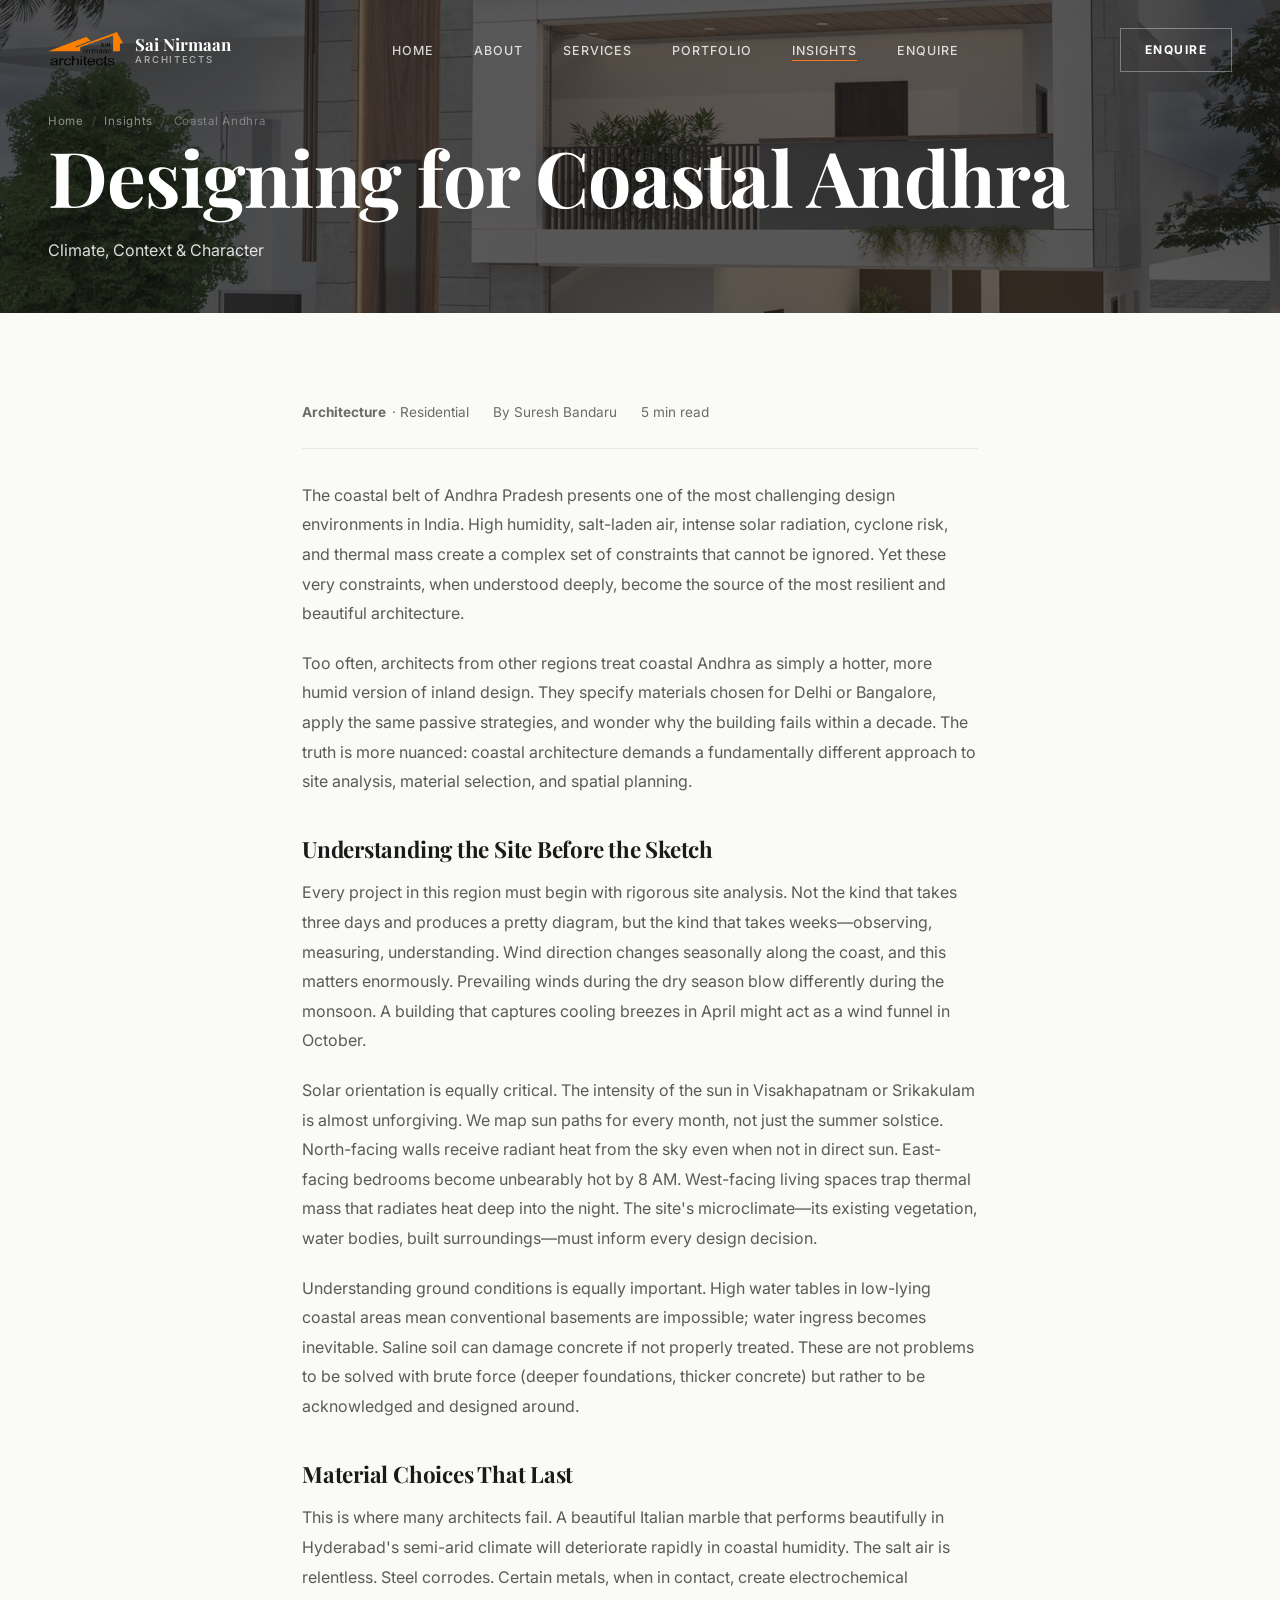
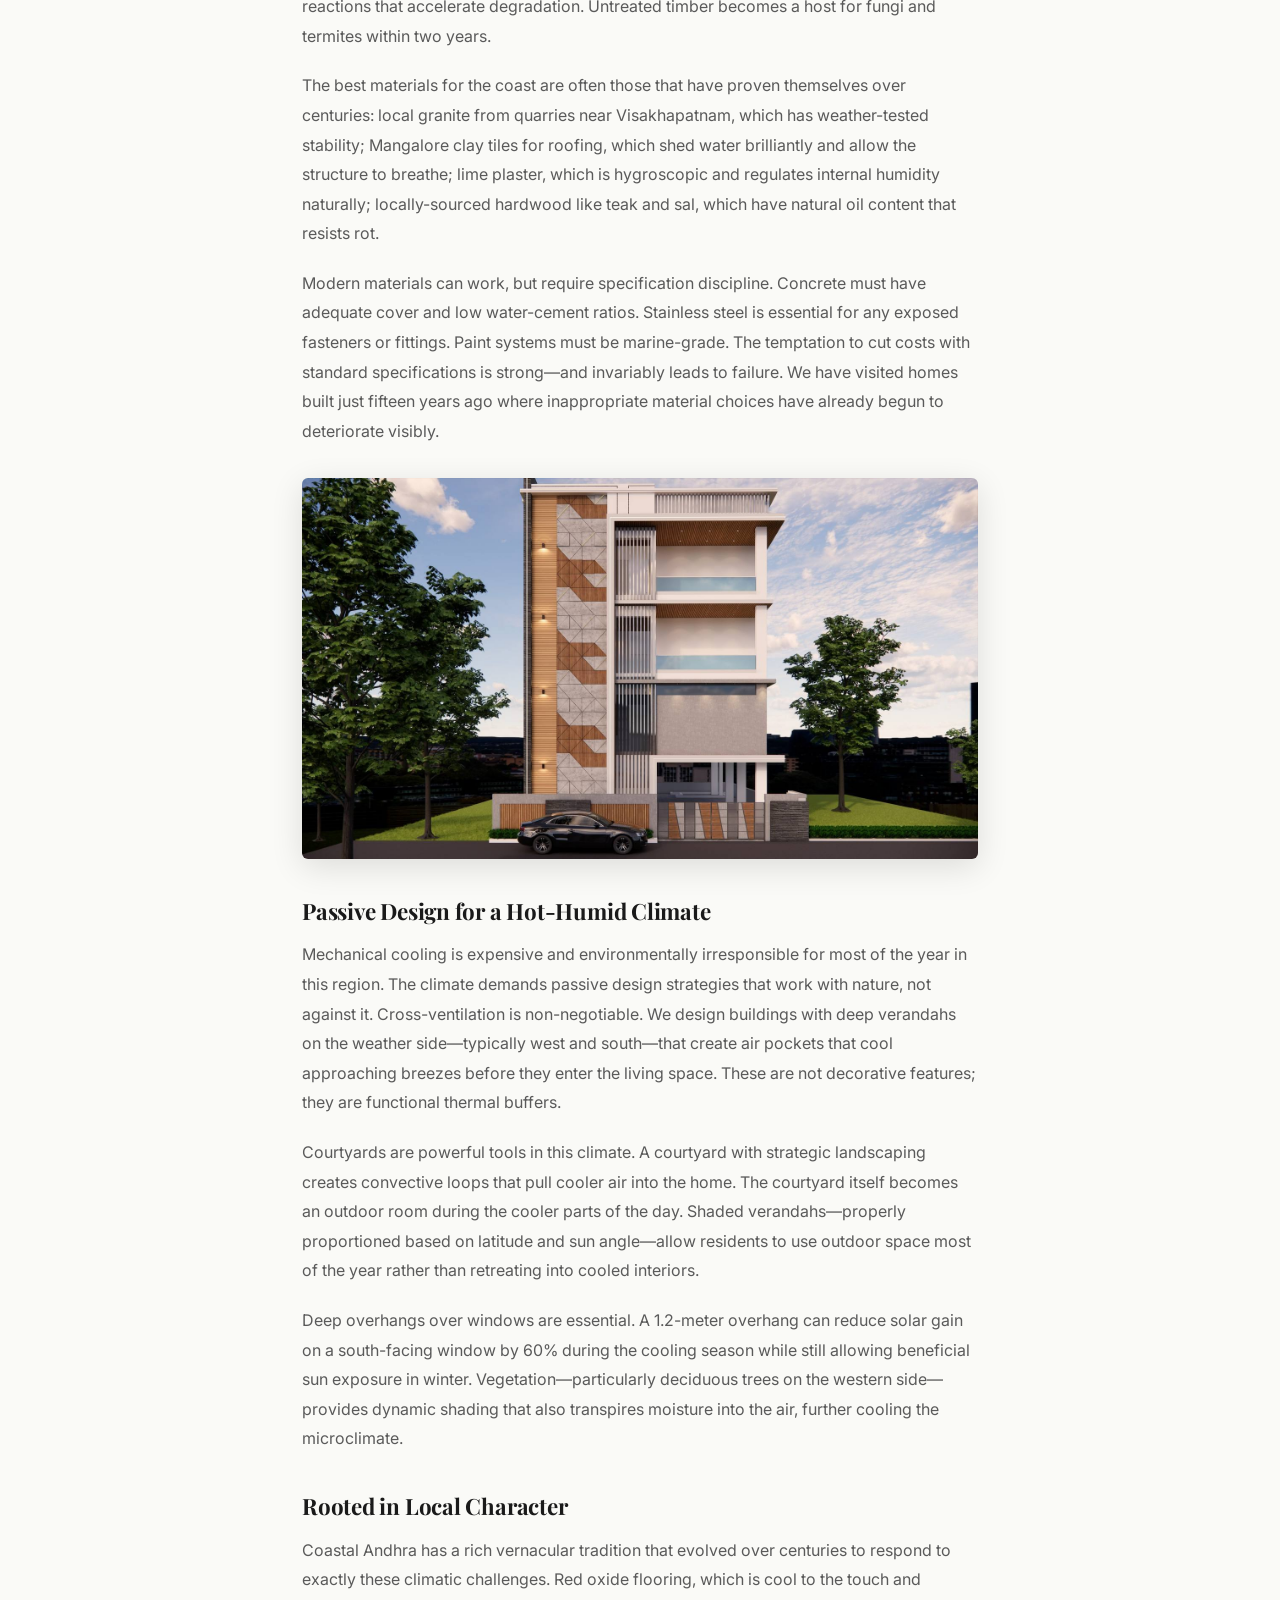
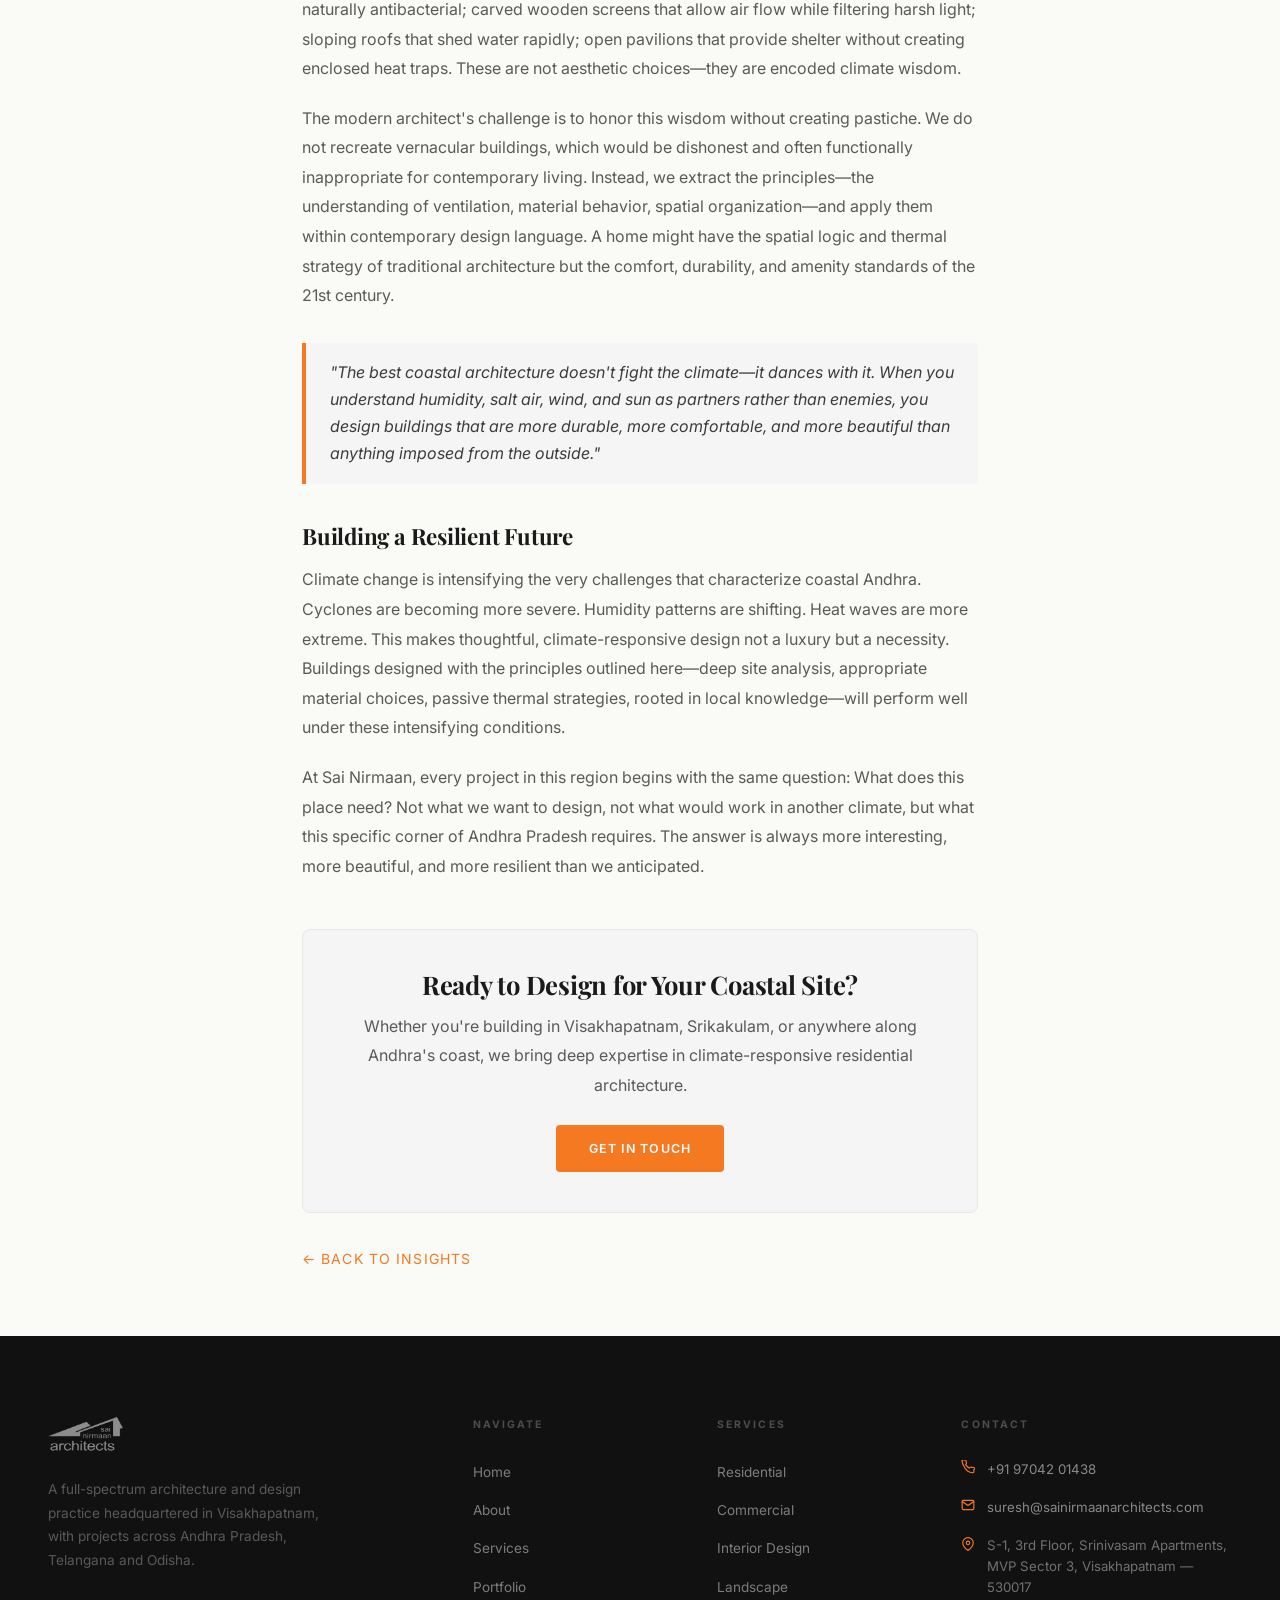
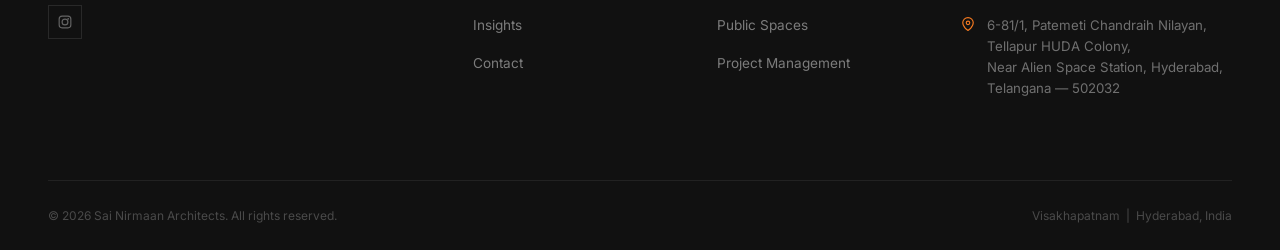
<file: blog/designing-for-the-coast.html>
<!DOCTYPE html>
<html lang="en">
<head>
    <meta charset="UTF-8">
    <meta name="viewport" content="width=device-width, initial-scale=1.0">
    <meta name="description" content="How thoughtful site analysis and passive design strategies create homes that are cool, durable, and distinctly local in the coastal belt of Andhra Pradesh.">
    <title>Designing for Coastal Andhra: Climate, Context & Character | Sai Nirmaan Architects</title>
    <link rel="canonical" href="https://sainirmaanarchitects.com/blog/designing-for-the-coast.html" />
    <meta property="og:type" content="article" />
    <meta property="og:site_name" content="Sai Nirmaan Architects" />
    <meta property="og:url" content="https://sainirmaanarchitects.com/blog/designing-for-the-coast.html" />
    <meta property="og:title" content="Designing for Coastal Andhra: Climate, Context & Character" />
    <meta property="og:description" content="How thoughtful site analysis and passive design strategies create homes that are cool, durable, and distinctly local in the coastal belt of Andhra Pradesh." />
    <meta property="og:image" content="https://sainirmaanarchitects.com/images/architectural/mr-bhaskar-srikakulam.jpg" />
    <meta name="twitter:card" content="summary_large_image" />
    <meta name="twitter:title" content="Designing for Coastal Andhra: Climate, Context & Character" />
    <meta name="twitter:description" content="Passive design strategies for cool, durable coastal homes in Andhra Pradesh." />
    <meta name="twitter:image" content="https://sainirmaanarchitects.com/images/architectural/mr-bhaskar-srikakulam.jpg" />

    <!-- Google Fonts -->
    <link rel="preconnect" href="https://fonts.googleapis.com">
    <link rel="preconnect" href="https://fonts.gstatic.com" crossorigin>
    <link href="https://fonts.googleapis.com/css2?family=Playfair+Display:wght@700&family=Inter:wght@400;500;600&display=swap" rel="stylesheet">

    <link rel="icon" type="image/png" sizes="32x32" href="../favicon-32.png" />
    <link rel="icon" type="image/png" sizes="192x192" href="../favicon-192.png" />
    <link rel="apple-touch-icon" href="../favicon-192.png" />
    <!-- External CSS -->
    <link rel="stylesheet" href="../css/style.css">

    <style>
        .blog-article { max-width: 740px; margin: 0 auto; padding: 4rem 2rem; }
        .blog-article h2 { font-size: 1.4rem; margin: 2.5rem 0 1rem; }
        .blog-article p { margin-bottom: 1.25rem; line-height: 1.85; color: #5a5a5a; }
        .blog-article blockquote { border-left: 4px solid #F47920; padding: 1rem 1.5rem; margin: 2rem 0; background: #F5F5F5; border-radius: 0 4px 4px 0; font-style: italic; color: #3C3C3C; }
        .blog-article img { width: 100%; border-radius: 6px; margin: 2rem 0; box-shadow: 0 8px 32px rgba(0,0,0,0.12); }
        .blog-article .article-meta { display: flex; gap: 1.5rem; padding: 1.5rem 0; border-bottom: 1px solid #E8E8E8; margin-bottom: 2rem; font-size: 0.85rem; color: #6B6B6B; flex-wrap: wrap; }
        .article-cta { background: #F5F5F5; border-radius: 8px; padding: 2.5rem; text-align: center; margin-top: 3rem; border: 1px solid #E8E8E8; }
        .article-cta h3 { margin-bottom: 0.75rem; }
        .article-cta p { margin-bottom: 1.5rem; }
    </style>
  <!-- Google tag (gtag.js) -->
  <script async src="https://www.googletagmanager.com/gtag/js?id=G-XS4JHG10ZB"></script>
  <script>
    window.dataLayer = window.dataLayer || [];
    function gtag(){dataLayer.push(arguments);}
    gtag('js', new Date());
    gtag('config', 'G-XS4JHG10ZB');
  </script>
  <script type="application/ld+json">
  {
    "@context": "https://schema.org",
    "@type": "BlogPosting",
    "headline": "Designing for Coastal Andhra: Climate, Context & Character",
    "description": "How thoughtful site analysis and passive design strategies create homes that are cool, durable, and distinctly local in the coastal belt of Andhra Pradesh.",
    "image": "https://sainirmaanarchitects.com/images/architectural/mr-bhaskar-srikakulam.jpg",
    "datePublished": "2026-04-26",
    "dateModified": "2026-04-26",
    "author": {"@type": "Person", "name": "Suresh Bandaru", "jobTitle": "Principal Architect"},
    "publisher": {"@type": "Organization", "name": "Sai Nirmaan Architects", "url": "https://sainirmaanarchitects.com"},
    "url": "https://sainirmaanarchitects.com/blog/designing-for-the-coast.html",
    "mainEntityOfPage": {"@type": "WebPage", "@id": "https://sainirmaanarchitects.com/blog/designing-for-the-coast.html"}
  }
  </script>
</head>
<body>
      <!-- ============ NAVBAR ============ -->
<nav class="nav" id="nav">
  <div class="nav-inner">
    <a href="../index.html" class="nav-logo">
      <img src="../images/logo/nirmaan-logo.png" alt="Sai Nirmaan Architects" />
      <div class="nav-logo-name">Sai Nirmaan <small>Architects</small></div>
    </a>
    <ul class="nav-links" id="navLinks">
      <li><a href="../index.html">Home</a></li>
      <li><a href="../about.html">About</a></li>
      <li><a href="../services.html">Services</a></li>
      <li><a href="../portfolio.html">Portfolio</a></li>
      <li><a href="../blog.html" class="active">Insights</a></li>
      <li><a href="../contact.html">Enquire</a></li>
    </ul>
    <a href="../contact.html" class="nav-enquire">Enquire</a>
    <button class="hamburger" id="hamburger" aria-label="Menu">
      <span></span><span></span><span></span>
    </button>
  </div>
</nav>

    <!-- Page Hero -->
    <section class="page-hero" style="background-image: url('../images/architectural/mr-bhaskar-srikakulam.jpg'); padding: 7rem 0 3rem;">
        <div class="page-hero-content">
            <div class="wrap">
                <nav class="breadcrumb" aria-label="Breadcrumb">
                    <a href="../index.html">Home</a><span class="breadcrumb-sep">/</span>
                    <a href="../blog.html">Insights</a><span class="breadcrumb-sep">/</span>
                    <span>Coastal Andhra</span>
                </nav>
                <h1>Designing for Coastal Andhra</h1>
                <p>Climate, Context &amp; Character</p>
            </div>
        </div>
    </section>

    <!-- Article Content -->
    <article class="blog-article">
        <div class="article-meta">
            <span><strong>Architecture</strong> · Residential</span>
            <span>By Suresh Bandaru</span>
            <span>5 min read</span>
        </div>

        <p>The coastal belt of Andhra Pradesh presents one of the most challenging design environments in India. High humidity, salt-laden air, intense solar radiation, cyclone risk, and thermal mass create a complex set of constraints that cannot be ignored. Yet these very constraints, when understood deeply, become the source of the most resilient and beautiful architecture.</p>

        <p>Too often, architects from other regions treat coastal Andhra as simply a hotter, more humid version of inland design. They specify materials chosen for Delhi or Bangalore, apply the same passive strategies, and wonder why the building fails within a decade. The truth is more nuanced: coastal architecture demands a fundamentally different approach to site analysis, material selection, and spatial planning.</p>

        <h2>Understanding the Site Before the Sketch</h2>

        <p>Every project in this region must begin with rigorous site analysis. Not the kind that takes three days and produces a pretty diagram, but the kind that takes weeks—observing, measuring, understanding. Wind direction changes seasonally along the coast, and this matters enormously. Prevailing winds during the dry season blow differently during the monsoon. A building that captures cooling breezes in April might act as a wind funnel in October.</p>

        <p>Solar orientation is equally critical. The intensity of the sun in Visakhapatnam or Srikakulam is almost unforgiving. We map sun paths for every month, not just the summer solstice. North-facing walls receive radiant heat from the sky even when not in direct sun. East-facing bedrooms become unbearably hot by 8 AM. West-facing living spaces trap thermal mass that radiates heat deep into the night. The site's microclimate—its existing vegetation, water bodies, built surroundings—must inform every design decision.</p>

        <p>Understanding ground conditions is equally important. High water tables in low-lying coastal areas mean conventional basements are impossible; water ingress becomes inevitable. Saline soil can damage concrete if not properly treated. These are not problems to be solved with brute force (deeper foundations, thicker concrete) but rather to be acknowledged and designed around.</p>

        <h2>Material Choices That Last</h2>

        <p>This is where many architects fail. A beautiful Italian marble that performs beautifully in Hyderabad's semi-arid climate will deteriorate rapidly in coastal humidity. The salt air is relentless. Steel corrodes. Certain metals, when in contact, create electrochemical reactions that accelerate degradation. Untreated timber becomes a host for fungi and termites within two years.</p>

        <p>The best materials for the coast are often those that have proven themselves over centuries: local granite from quarries near Visakhapatnam, which has weather-tested stability; Mangalore clay tiles for roofing, which shed water brilliantly and allow the structure to breathe; lime plaster, which is hygroscopic and regulates internal humidity naturally; locally-sourced hardwood like teak and sal, which have natural oil content that resists rot.</p>

        <p>Modern materials can work, but require specification discipline. Concrete must have adequate cover and low water-cement ratios. Stainless steel is essential for any exposed fasteners or fittings. Paint systems must be marine-grade. The temptation to cut costs with standard specifications is strong—and invariably leads to failure. We have visited homes built just fifteen years ago where inappropriate material choices have already begun to deteriorate visibly.</p>

        <img src="../images/architectural/mr-rachit-jsw-duvvada.jpg" alt="Coastal residential architecture detail showing local materials and ventilation design" />

        <h2>Passive Design for a Hot-Humid Climate</h2>

        <p>Mechanical cooling is expensive and environmentally irresponsible for most of the year in this region. The climate demands passive design strategies that work with nature, not against it. Cross-ventilation is non-negotiable. We design buildings with deep verandahs on the weather side—typically west and south—that create air pockets that cool approaching breezes before they enter the living space. These are not decorative features; they are functional thermal buffers.</p>

        <p>Courtyards are powerful tools in this climate. A courtyard with strategic landscaping creates convective loops that pull cooler air into the home. The courtyard itself becomes an outdoor room during the cooler parts of the day. Shaded verandahs—properly proportioned based on latitude and sun angle—allow residents to use outdoor space most of the year rather than retreating into cooled interiors.</p>

        <p>Deep overhangs over windows are essential. A 1.2-meter overhang can reduce solar gain on a south-facing window by 60% during the cooling season while still allowing beneficial sun exposure in winter. Vegetation—particularly deciduous trees on the western side—provides dynamic shading that also transpires moisture into the air, further cooling the microclimate.</p>

        <h2>Rooted in Local Character</h2>

        <p>Coastal Andhra has a rich vernacular tradition that evolved over centuries to respond to exactly these climatic challenges. Red oxide flooring, which is cool to the touch and naturally antibacterial; carved wooden screens that allow air flow while filtering harsh light; sloping roofs that shed water rapidly; open pavilions that provide shelter without creating enclosed heat traps. These are not aesthetic choices—they are encoded climate wisdom.</p>

        <p>The modern architect's challenge is to honor this wisdom without creating pastiche. We do not recreate vernacular buildings, which would be dishonest and often functionally inappropriate for contemporary living. Instead, we extract the principles—the understanding of ventilation, material behavior, spatial organization—and apply them within contemporary design language. A home might have the spatial logic and thermal strategy of traditional architecture but the comfort, durability, and amenity standards of the 21st century.</p>

        <blockquote>"The best coastal architecture doesn't fight the climate—it dances with it. When you understand humidity, salt air, wind, and sun as partners rather than enemies, you design buildings that are more durable, more comfortable, and more beautiful than anything imposed from the outside."</blockquote>

        <h2>Building a Resilient Future</h2>

        <p>Climate change is intensifying the very challenges that characterize coastal Andhra. Cyclones are becoming more severe. Humidity patterns are shifting. Heat waves are more extreme. This makes thoughtful, climate-responsive design not a luxury but a necessity. Buildings designed with the principles outlined here—deep site analysis, appropriate material choices, passive thermal strategies, rooted in local knowledge—will perform well under these intensifying conditions.</p>

        <p>At Sai Nirmaan, every project in this region begins with the same question: What does this place need? Not what we want to design, not what would work in another climate, but what this specific corner of Andhra Pradesh requires. The answer is always more interesting, more beautiful, and more resilient than we anticipated.</p>

        <div class="article-cta">
            <h3>Ready to Design for Your Coastal Site?</h3>
            <p>Whether you're building in Visakhapatnam, Srikakulam, or anywhere along Andhra's coast, we bring deep expertise in climate-responsive residential architecture.</p>
            <a href="../contact.html" class="btn" style="background-color: #F47920; color: white; padding: 0.75rem 2rem; text-decoration: none; border-radius: 4px; display: inline-block;">Get in Touch</a>
        </div>
        <div class="wrap" style="padding:2rem 0 0;">
            <a href="../blog.html" style="color:var(--orange);font-family:var(--sans);font-size:0.875rem;text-transform:uppercase;letter-spacing:0.08em;">← Back to Insights</a>
        </div>
    </article>


   <!-- ============ FOOTER ============ -->
<footer class="footer">
  <div class="wrap">
    <div class="footer-top">
      <div class="footer-brand">
        <img src="../images/logo/nirmaan-logo.png" alt="Sai Nirmaan Architects" />
        <p>A full-spectrum architecture and design practice headquartered in Visakhapatnam, with projects across Andhra Pradesh, Telangana and Odisha.</p>
        <div class="footer-socials">
          <a href="https://www.instagram.com/nirmaanarchitects.india/" class="fsocial" aria-label="Instagram" target="_blank" rel="noopener">
            <svg width="14" height="14" viewBox="0 0 24 24" fill="none" stroke="currentColor" stroke-width="2"><rect x="2" y="2" width="20" height="20" rx="5"/><circle cx="12" cy="12" r="5"/><circle cx="17.5" cy="6.5" r="1.5" fill="currentColor" stroke="none"/></svg>
          </a>
        </div>
      </div>

      <div class="footer-col">
        <h5>Navigate</h5>
        <ul>
          <li><a href="../index.html">Home</a></li>
          <li><a href="../about.html">About</a></li>
          <li><a href="../services.html">Services</a></li>
          <li><a href="../portfolio.html">Portfolio</a></li>
          <li><a href="../blog.html" class="active">Insights</a></li>
          <li><a href="../contact.html">Contact</a></li>
        </ul>
      </div>

      <div class="footer-col">
        <h5>Services</h5>
        <ul>
          <li><a href="../services.html#residential">Residential</a></li>
          <li><a href="../services.html#commercial">Commercial</a></li>
          <li><a href="../services.html#interior">Interior Design</a></li>
          <li><a href="../services.html#landscape">Landscape</a></li>
          <li><a href="../services.html#public">Public Spaces</a></li>
          <li><a href="../services.html#pm">Project Management</a></li>
        </ul>
      </div>

      <div class="footer-col">
        <h5>Contact</h5>
        <div class="footer-contact-row">
          <svg width="14" height="14" viewBox="0 0 24 24" fill="none" stroke-width="2" stroke-linecap="round" stroke-linejoin="round"><path d="M22 16.92v3a2 2 0 0 1-2.18 2 19.79 19.79 0 0 1-8.63-3.07A19.5 19.5 0 0 1 4.69 10a19.79 19.79 0 0 1-3.07-8.67A2 2 0 0 1 3.62 0h3a2 2 0 0 1 2 1.72 12.84 12.84 0 0 0 .7 2.81 2 2 0 0 1-.45 2.11L7.91 7.91a16 16 0 0 0 6 6l1.27-1.27a2 2 0 0 1 2.11-.45 12.84 12.84 0 0 0 2.81.7A2 2 0 0 1 22 16.92z"/></svg>
          <a href="tel:+919704201438">+91 97042 01438</a>
        </div>
        <div class="footer-contact-row">
          <svg width="14" height="14" viewBox="0 0 24 24" fill="none" stroke-width="2" stroke-linecap="round" stroke-linejoin="round"><path d="M4 4h16c1.1 0 2 .9 2 2v12c0 1.1-.9 2-2 2H4c-1.1 0-2-.9-2-2V6c0-1.1.9-2 2-2z"/><polyline points="22,6 12,13 2,6"/></svg>
          <a href="mailto:suresh@sainirmaanarchitects.com">suresh@sainirmaanarchitects.com</a>
        </div>
        <div class="footer-contact-row">
          <svg width="14" height="14" viewBox="0 0 24 24" fill="none" stroke-width="2" stroke-linecap="round" stroke-linejoin="round"><path d="M21 10c0 7-9 13-9 13s-9-6-9-13a9 9 0 0 1 18 0z"/><circle cx="12" cy="10" r="3"/></svg>
          <span>S-1, 3rd Floor, Srinivasam Apartments,<br/>MVP Sector 3, Visakhapatnam — 530017</span>
        </div>
        <div class="footer-contact-row">
          <svg width="14" height="14" viewBox="0 0 24 24" fill="none" stroke-width="2" stroke-linecap="round" stroke-linejoin="round"><path d="M21 10c0 7-9 13-9 13s-9-6-9-13a9 9 0 0 1 18 0z"/><circle cx="12" cy="10" r="3"/></svg>
          <span>6-81/1, Patemeti Chandraih Nilayan, Tellapur HUDA Colony,<br/>Near Alien Space Station, Hyderabad, Telangana — 502032</span>
        </div>
      </div>
    </div>
    <div class="footer-bottom">
      <p>© 2026 Sai Nirmaan Architects. All rights reserved.</p>
      <p>Visakhapatnam &nbsp;|&nbsp; Hyderabad, India</p>
    </div>
  </div>
</footer>


    <!-- JavaScript -->
    <script src="../js/main.js"></script>
</body>
</html>
</file>
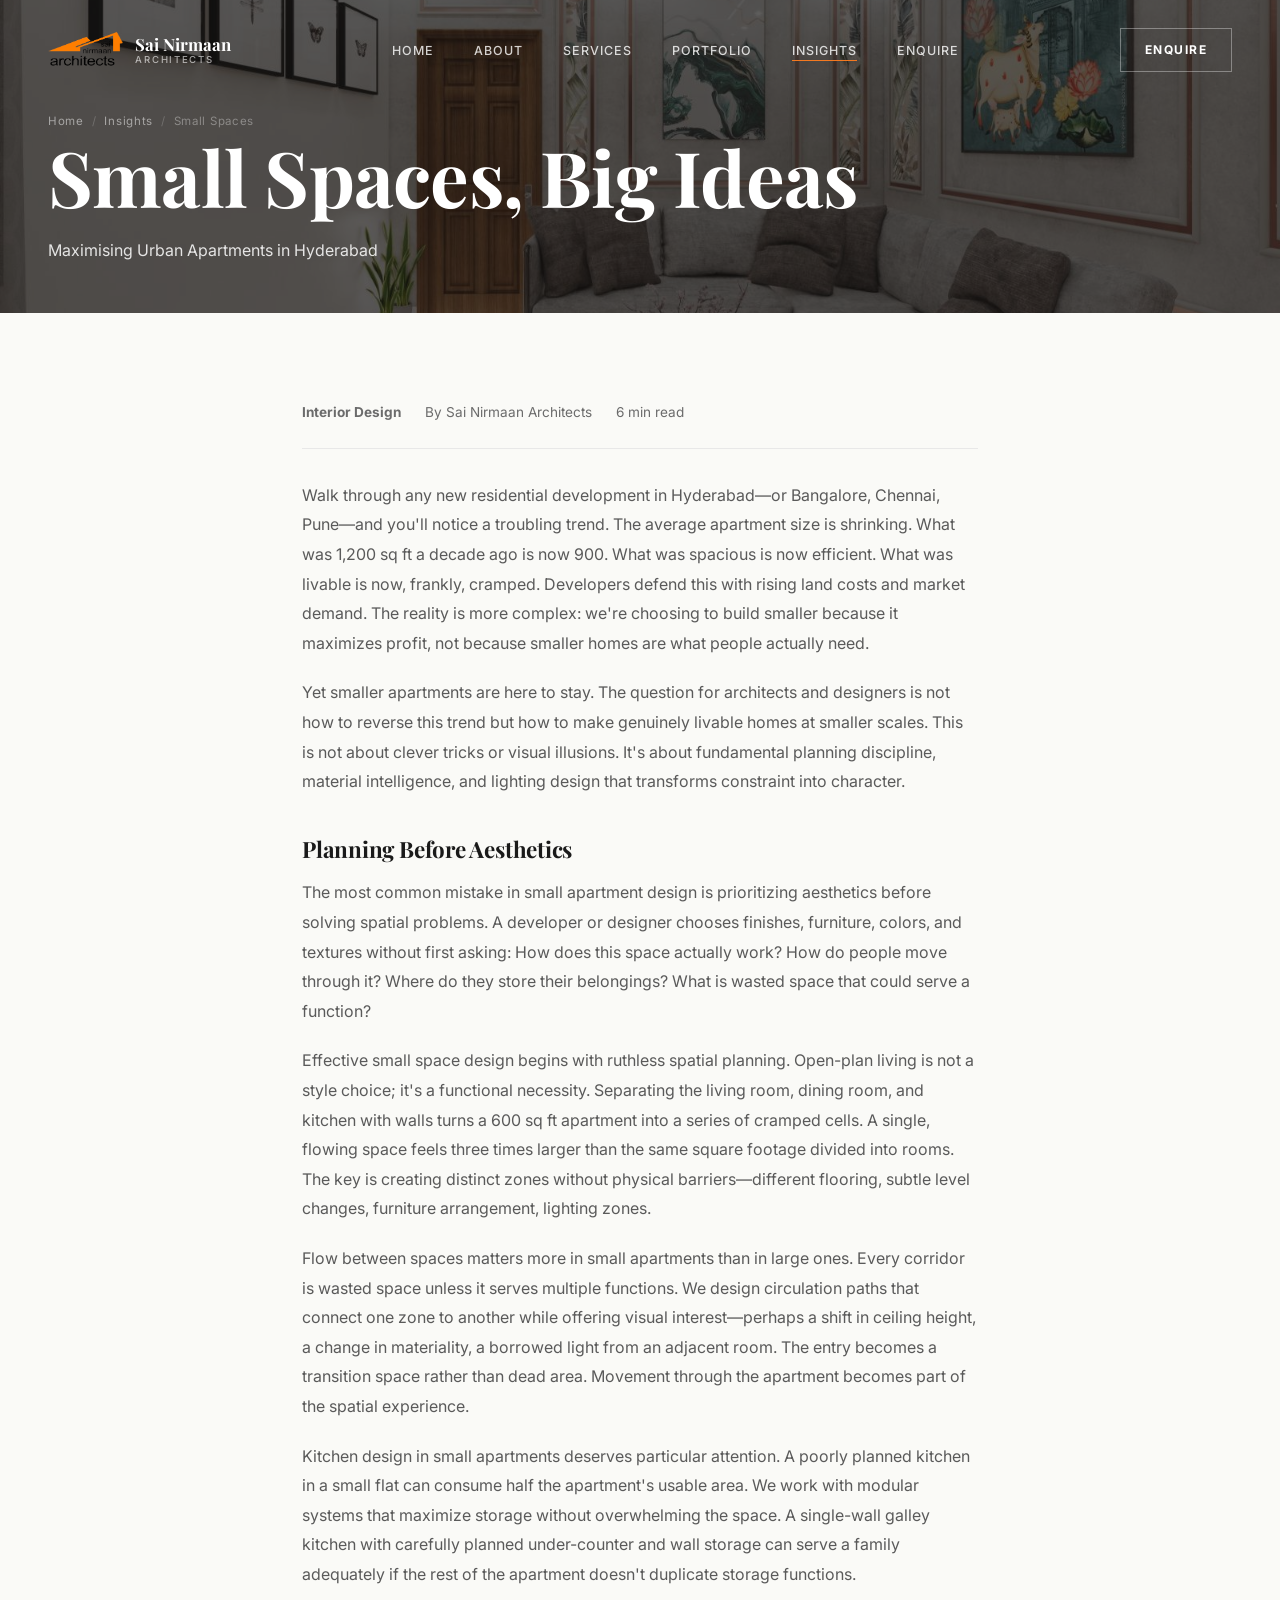
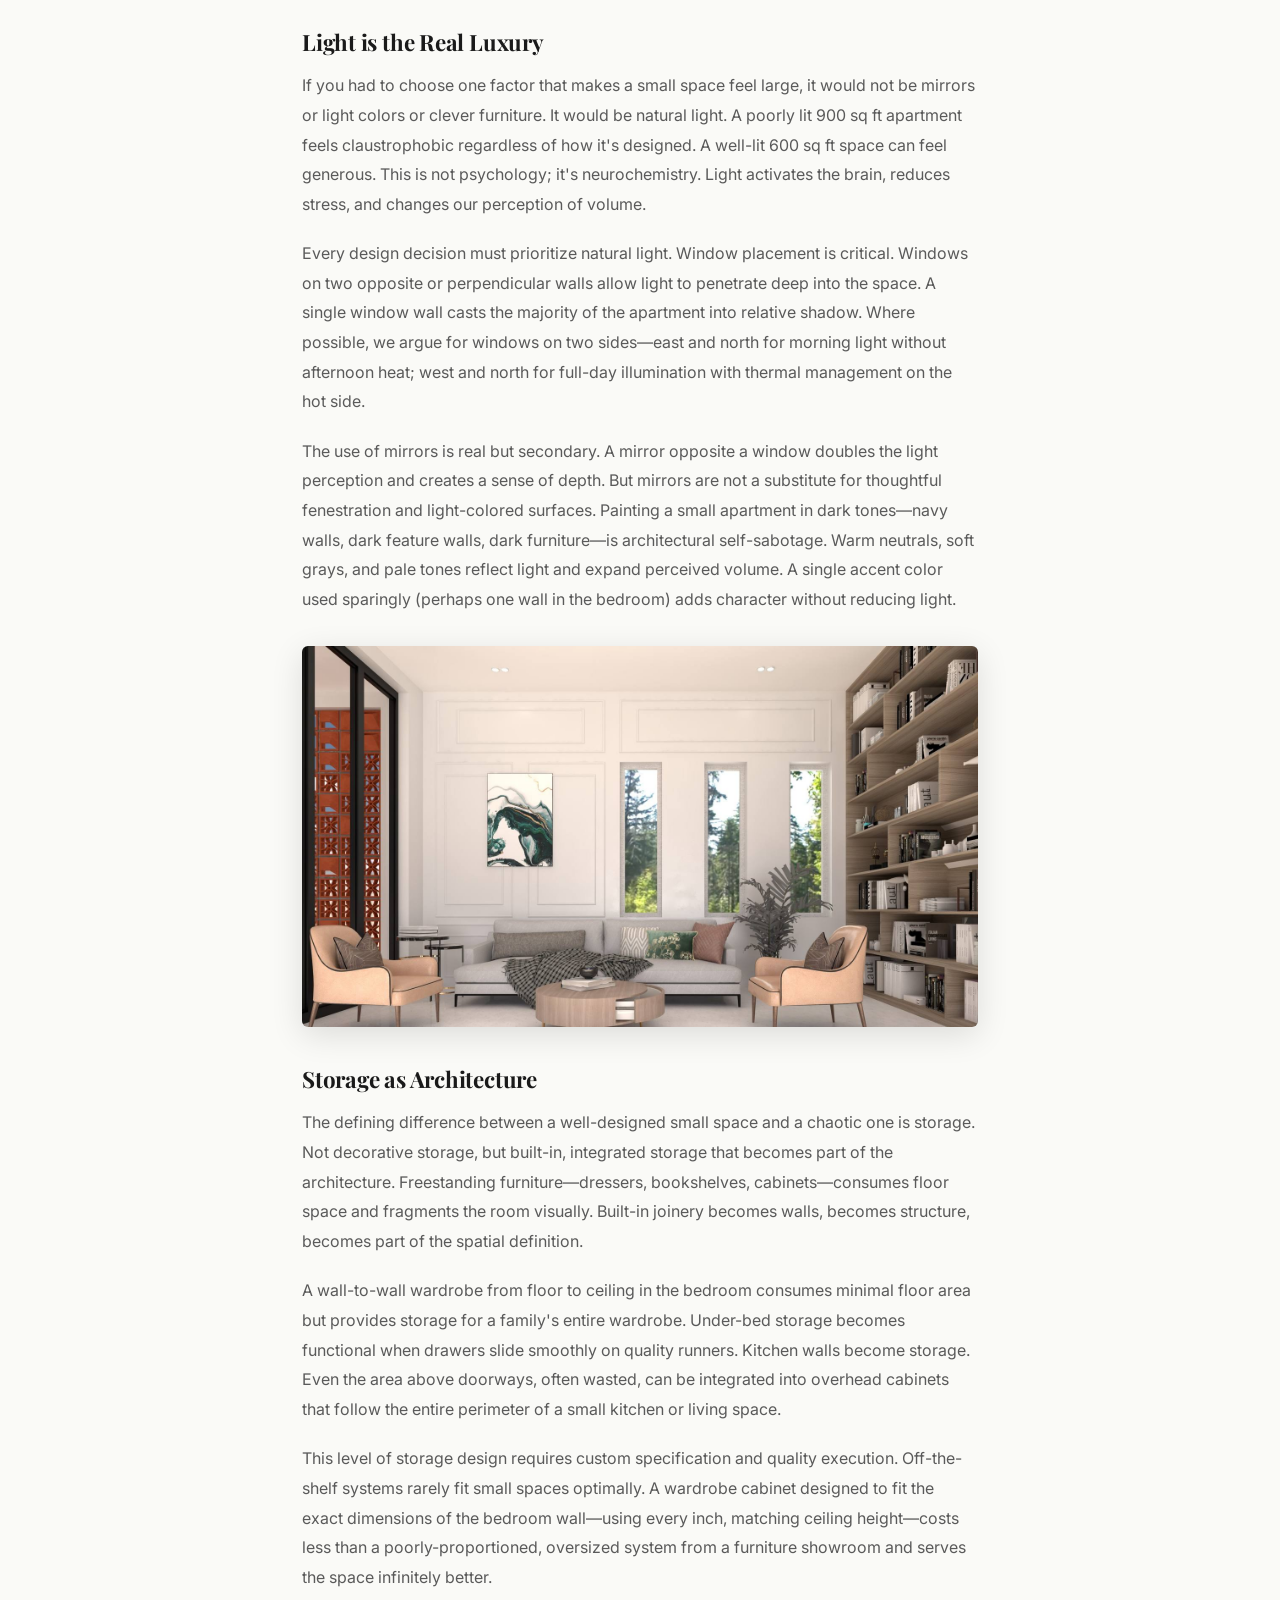
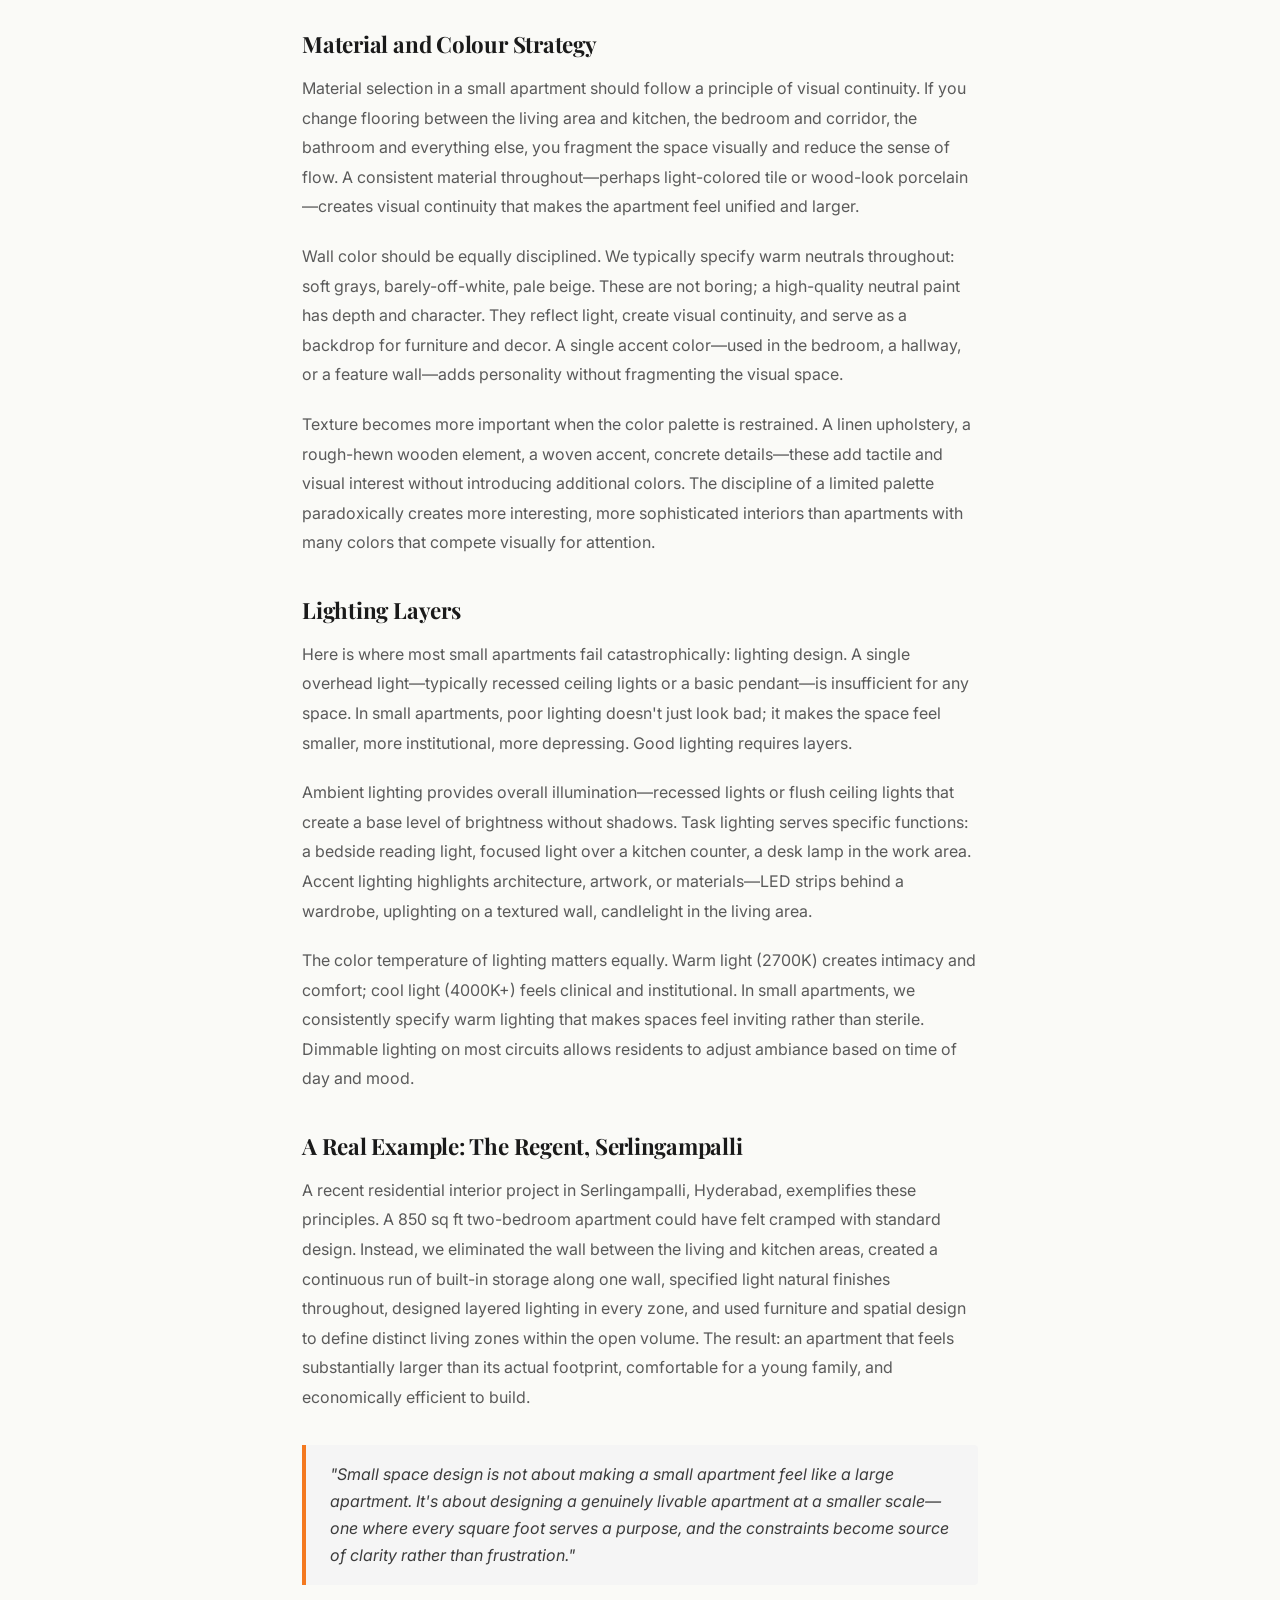
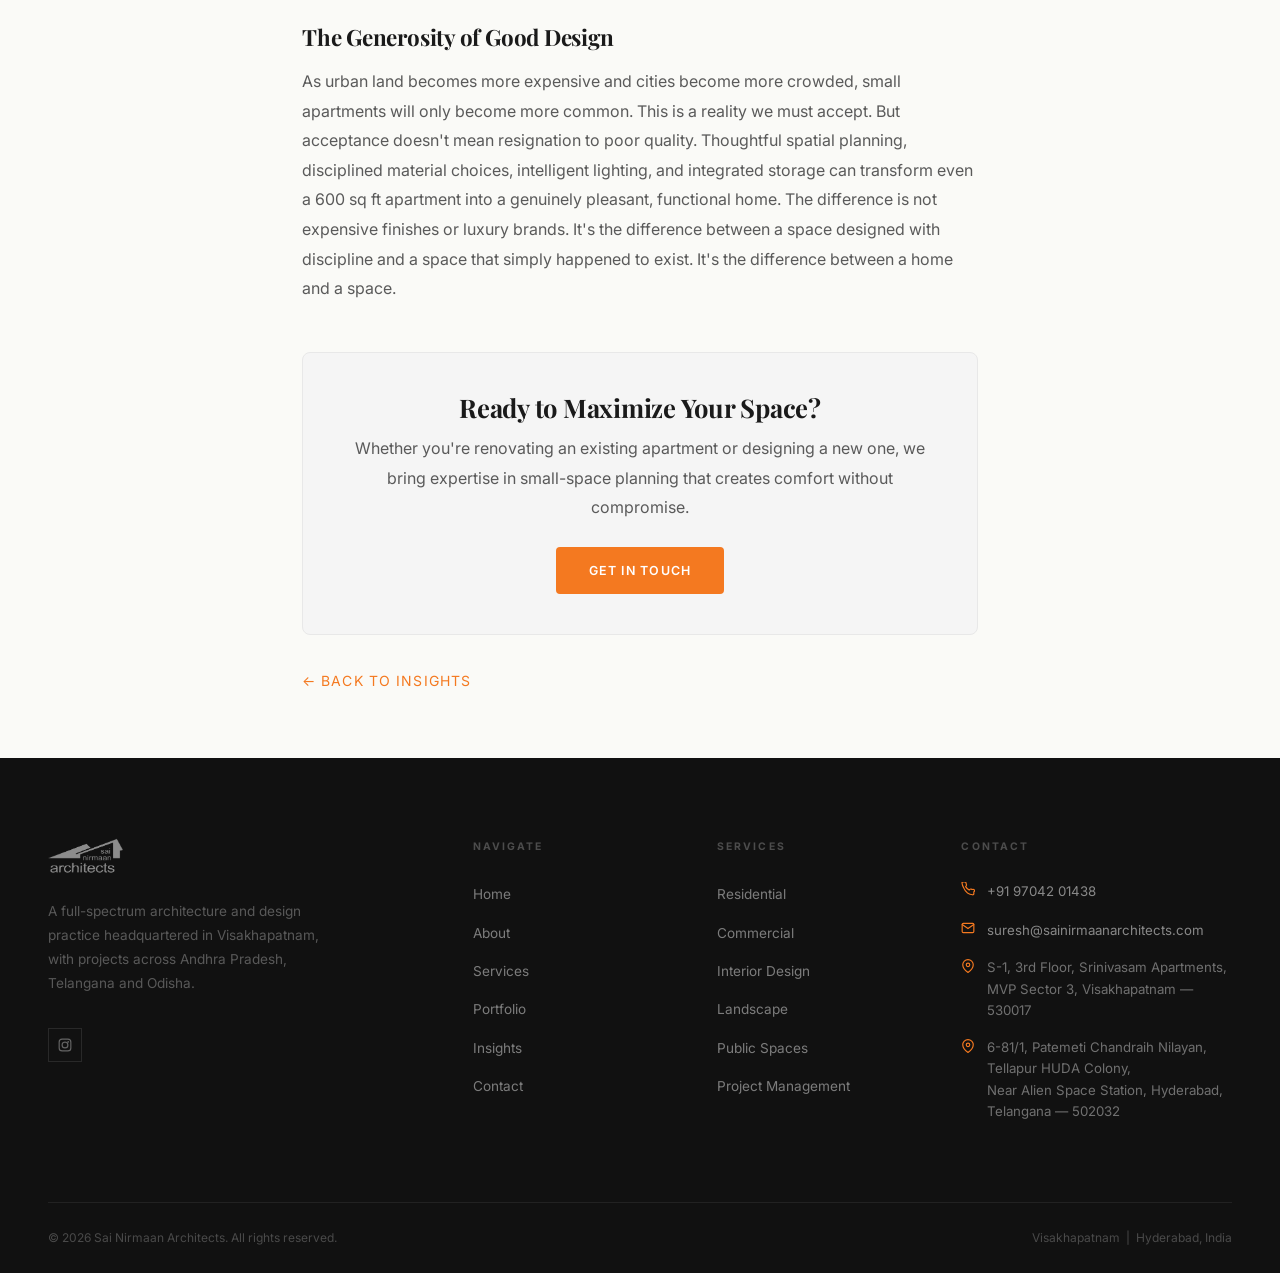
<file: blog/small-spaces-big-ideas.html>
<!DOCTYPE html>
<html lang="en">
<head>
    <meta charset="UTF-8">
    <meta name="viewport" content="width=device-width, initial-scale=1.0">
    <meta name="description" content="Urban apartments in Hyderabad are getting smaller. Here's how smart planning, the right material palette, and lighting design can make any flat feel generous.">
    <title>Small Spaces, Big Ideas: Maximising Urban Apartments in Hyderabad | Sai Nirmaan Architects</title>
    <link rel="canonical" href="https://sainirmaanarchitects.com/blog/small-spaces-big-ideas.html" />
    <meta property="og:type" content="article" />
    <meta property="og:site_name" content="Sai Nirmaan Architects" />
    <meta property="og:url" content="https://sainirmaanarchitects.com/blog/small-spaces-big-ideas.html" />
    <meta property="og:title" content="Small Spaces, Big Ideas: Maximising Urban Apartments in Hyderabad" />
    <meta property="og:description" content="Urban apartments in Hyderabad are getting smaller. Smart planning, the right material palette, and lighting design can make any flat feel generous." />
    <meta property="og:image" content="https://sainirmaanarchitects.com/images/interior/the-regent-main.jpg" />
    <meta name="twitter:card" content="summary_large_image" />
    <meta name="twitter:title" content="Small Spaces, Big Ideas: Maximising Urban Apartments" />
    <meta name="twitter:description" content="How smart planning and the right material palette makes Hyderabad's compact apartments feel generous." />
    <meta name="twitter:image" content="https://sainirmaanarchitects.com/images/interior/the-regent-main.jpg" />

    <!-- Google Fonts -->
    <link rel="preconnect" href="https://fonts.googleapis.com">
    <link rel="preconnect" href="https://fonts.gstatic.com" crossorigin>
    <link href="https://fonts.googleapis.com/css2?family=Playfair+Display:wght@700&family=Inter:wght@400;500;600&display=swap" rel="stylesheet">

    <link rel="icon" type="image/png" sizes="32x32" href="../favicon-32.png" />
    <link rel="icon" type="image/png" sizes="192x192" href="../favicon-192.png" />
    <link rel="apple-touch-icon" href="../favicon-192.png" />
    <!-- External CSS -->
    <link rel="stylesheet" href="../css/style.css">

    <style>
        .blog-article { max-width: 740px; margin: 0 auto; padding: 4rem 2rem; }
        .blog-article h2 { font-size: 1.4rem; margin: 2.5rem 0 1rem; }
        .blog-article p { margin-bottom: 1.25rem; line-height: 1.85; color: #5a5a5a; }
        .blog-article blockquote { border-left: 4px solid #F47920; padding: 1rem 1.5rem; margin: 2rem 0; background: #F5F5F5; border-radius: 0 4px 4px 0; font-style: italic; color: #3C3C3C; }
        .blog-article img { width: 100%; border-radius: 6px; margin: 2rem 0; box-shadow: 0 8px 32px rgba(0,0,0,0.12); }
        .blog-article .article-meta { display: flex; gap: 1.5rem; padding: 1.5rem 0; border-bottom: 1px solid #E8E8E8; margin-bottom: 2rem; font-size: 0.85rem; color: #6B6B6B; flex-wrap: wrap; }
        .article-cta { background: #F5F5F5; border-radius: 8px; padding: 2.5rem; text-align: center; margin-top: 3rem; border: 1px solid #E8E8E8; }
        .article-cta h3 { margin-bottom: 0.75rem; }
        .article-cta p { margin-bottom: 1.5rem; }
    </style>
  <!-- Google tag (gtag.js) -->
  <script async src="https://www.googletagmanager.com/gtag/js?id=G-XS4JHG10ZB"></script>
  <script>
    window.dataLayer = window.dataLayer || [];
    function gtag(){dataLayer.push(arguments);}
    gtag('js', new Date());
    gtag('config', 'G-XS4JHG10ZB');
  </script>
  <script type="application/ld+json">
  {
    "@context": "https://schema.org",
    "@type": "BlogPosting",
    "headline": "Small Spaces, Big Ideas: Maximising Urban Apartments in Hyderabad",
    "description": "Urban apartments in Hyderabad are getting smaller. Here's how smart planning, the right material palette, and lighting design can make any flat feel generous.",
    "image": "https://sainirmaanarchitects.com/images/interior/the-regent-main.jpg",
    "datePublished": "2026-04-26",
    "dateModified": "2026-04-26",
    "author": {"@type": "Person", "name": "Suresh Bandaru", "jobTitle": "Principal Architect"},
    "publisher": {"@type": "Organization", "name": "Sai Nirmaan Architects", "url": "https://sainirmaanarchitects.com"},
    "url": "https://sainirmaanarchitects.com/blog/small-spaces-big-ideas.html",
    "mainEntityOfPage": {"@type": "WebPage", "@id": "https://sainirmaanarchitects.com/blog/small-spaces-big-ideas.html"}
  }
  </script>
</head>
<body>
    <!-- ============ NAVBAR ============ -->
<nav class="nav" id="nav">
  <div class="nav-inner">
    <a href="../index.html" class="nav-logo">
      <img src="../images/logo/nirmaan-logo.png" alt="Sai Nirmaan Architects" />
      <div class="nav-logo-name">Sai Nirmaan <small>Architects</small></div>
    </a>
    <ul class="nav-links" id="navLinks">
      <li><a href="../index.html">Home</a></li>
      <li><a href="../about.html">About</a></li>
      <li><a href="../services.html">Services</a></li>
      <li><a href="../portfolio.html">Portfolio</a></li>
      <li><a href="../blog.html" class="active">Insights</a></li>
      <li><a href="../contact.html">Enquire</a></li>
    </ul>
    <a href="../contact.html" class="nav-enquire">Enquire</a>
    <button class="hamburger" id="hamburger" aria-label="Menu">
      <span></span><span></span><span></span>
    </button>
  </div>
</nav>

    <!-- Page Hero -->
    <section class="page-hero" style="background-image: url('../images/interior/the-regent-8.jpg'); padding: 7rem 0 3rem;">
        <div class="page-hero-content">
            <div class="wrap">
                <nav class="breadcrumb" aria-label="Breadcrumb">
                    <a href="../index.html">Home</a><span class="breadcrumb-sep">/</span>
                    <a href="../blog.html">Insights</a><span class="breadcrumb-sep">/</span>
                    <span>Small Spaces</span>
                </nav>
                <h1>Small Spaces, Big Ideas</h1>
                <p>Maximising Urban Apartments in Hyderabad</p>
            </div>
        </div>
    </section>

    <!-- Article Content -->
    <article class="blog-article">
        <div class="article-meta">
            <span><strong>Interior Design</strong></span>
            <span>By Sai Nirmaan Architects</span>
            <span>6 min read</span>
        </div>

        <p>Walk through any new residential development in Hyderabad—or Bangalore, Chennai, Pune—and you'll notice a troubling trend. The average apartment size is shrinking. What was 1,200 sq ft a decade ago is now 900. What was spacious is now efficient. What was livable is now, frankly, cramped. Developers defend this with rising land costs and market demand. The reality is more complex: we're choosing to build smaller because it maximizes profit, not because smaller homes are what people actually need.</p>

        <p>Yet smaller apartments are here to stay. The question for architects and designers is not how to reverse this trend but how to make genuinely livable homes at smaller scales. This is not about clever tricks or visual illusions. It's about fundamental planning discipline, material intelligence, and lighting design that transforms constraint into character.</p>

        <h2>Planning Before Aesthetics</h2>

        <p>The most common mistake in small apartment design is prioritizing aesthetics before solving spatial problems. A developer or designer chooses finishes, furniture, colors, and textures without first asking: How does this space actually work? How do people move through it? Where do they store their belongings? What is wasted space that could serve a function?</p>

        <p>Effective small space design begins with ruthless spatial planning. Open-plan living is not a style choice; it's a functional necessity. Separating the living room, dining room, and kitchen with walls turns a 600 sq ft apartment into a series of cramped cells. A single, flowing space feels three times larger than the same square footage divided into rooms. The key is creating distinct zones without physical barriers—different flooring, subtle level changes, furniture arrangement, lighting zones.</p>

        <p>Flow between spaces matters more in small apartments than in large ones. Every corridor is wasted space unless it serves multiple functions. We design circulation paths that connect one zone to another while offering visual interest—perhaps a shift in ceiling height, a change in materiality, a borrowed light from an adjacent room. The entry becomes a transition space rather than dead area. Movement through the apartment becomes part of the spatial experience.</p>

        <p>Kitchen design in small apartments deserves particular attention. A poorly planned kitchen in a small flat can consume half the apartment's usable area. We work with modular systems that maximize storage without overwhelming the space. A single-wall galley kitchen with carefully planned under-counter and wall storage can serve a family adequately if the rest of the apartment doesn't duplicate storage functions.</p>

        <h2>Light is the Real Luxury</h2>

        <p>If you had to choose one factor that makes a small space feel large, it would not be mirrors or light colors or clever furniture. It would be natural light. A poorly lit 900 sq ft apartment feels claustrophobic regardless of how it's designed. A well-lit 600 sq ft space can feel generous. This is not psychology; it's neurochemistry. Light activates the brain, reduces stress, and changes our perception of volume.</p>

        <p>Every design decision must prioritize natural light. Window placement is critical. Windows on two opposite or perpendicular walls allow light to penetrate deep into the space. A single window wall casts the majority of the apartment into relative shadow. Where possible, we argue for windows on two sides—east and north for morning light without afternoon heat; west and north for full-day illumination with thermal management on the hot side.</p>

        <p>The use of mirrors is real but secondary. A mirror opposite a window doubles the light perception and creates a sense of depth. But mirrors are not a substitute for thoughtful fenestration and light-colored surfaces. Painting a small apartment in dark tones—navy walls, dark feature walls, dark furniture—is architectural self-sabotage. Warm neutrals, soft grays, and pale tones reflect light and expand perceived volume. A single accent color used sparingly (perhaps one wall in the bedroom) adds character without reducing light.</p>

        <img src="../images/interior/harish-rajam-lounge.jpg" alt="Small apartment living space with open plan, natural light, and neutral material palette" />

        <h2>Storage as Architecture</h2>

        <p>The defining difference between a well-designed small space and a chaotic one is storage. Not decorative storage, but built-in, integrated storage that becomes part of the architecture. Freestanding furniture—dressers, bookshelves, cabinets—consumes floor space and fragments the room visually. Built-in joinery becomes walls, becomes structure, becomes part of the spatial definition.</p>

        <p>A wall-to-wall wardrobe from floor to ceiling in the bedroom consumes minimal floor area but provides storage for a family's entire wardrobe. Under-bed storage becomes functional when drawers slide smoothly on quality runners. Kitchen walls become storage. Even the area above doorways, often wasted, can be integrated into overhead cabinets that follow the entire perimeter of a small kitchen or living space.</p>

        <p>This level of storage design requires custom specification and quality execution. Off-the-shelf systems rarely fit small spaces optimally. A wardrobe cabinet designed to fit the exact dimensions of the bedroom wall—using every inch, matching ceiling height—costs less than a poorly-proportioned, oversized system from a furniture showroom and serves the space infinitely better.</p>

        <h2>Material and Colour Strategy</h2>

        <p>Material selection in a small apartment should follow a principle of visual continuity. If you change flooring between the living area and kitchen, the bedroom and corridor, the bathroom and everything else, you fragment the space visually and reduce the sense of flow. A consistent material throughout—perhaps light-colored tile or wood-look porcelain—creates visual continuity that makes the apartment feel unified and larger.</p>

        <p>Wall color should be equally disciplined. We typically specify warm neutrals throughout: soft grays, barely-off-white, pale beige. These are not boring; a high-quality neutral paint has depth and character. They reflect light, create visual continuity, and serve as a backdrop for furniture and decor. A single accent color—used in the bedroom, a hallway, or a feature wall—adds personality without fragmenting the visual space.</p>

        <p>Texture becomes more important when the color palette is restrained. A linen upholstery, a rough-hewn wooden element, a woven accent, concrete details—these add tactile and visual interest without introducing additional colors. The discipline of a limited palette paradoxically creates more interesting, more sophisticated interiors than apartments with many colors that compete visually for attention.</p>

        <h2>Lighting Layers</h2>

        <p>Here is where most small apartments fail catastrophically: lighting design. A single overhead light—typically recessed ceiling lights or a basic pendant—is insufficient for any space. In small apartments, poor lighting doesn't just look bad; it makes the space feel smaller, more institutional, more depressing. Good lighting requires layers.</p>

        <p>Ambient lighting provides overall illumination—recessed lights or flush ceiling lights that create a base level of brightness without shadows. Task lighting serves specific functions: a bedside reading light, focused light over a kitchen counter, a desk lamp in the work area. Accent lighting highlights architecture, artwork, or materials—LED strips behind a wardrobe, uplighting on a textured wall, candlelight in the living area.</p>

        <p>The color temperature of lighting matters equally. Warm light (2700K) creates intimacy and comfort; cool light (4000K+) feels clinical and institutional. In small apartments, we consistently specify warm lighting that makes spaces feel inviting rather than sterile. Dimmable lighting on most circuits allows residents to adjust ambiance based on time of day and mood.</p>

        <h2>A Real Example: The Regent, Serlingampalli</h2>

        <p>A recent residential interior project in Serlingampalli, Hyderabad, exemplifies these principles. A 850 sq ft two-bedroom apartment could have felt cramped with standard design. Instead, we eliminated the wall between the living and kitchen areas, created a continuous run of built-in storage along one wall, specified light natural finishes throughout, designed layered lighting in every zone, and used furniture and spatial design to define distinct living zones within the open volume. The result: an apartment that feels substantially larger than its actual footprint, comfortable for a young family, and economically efficient to build.</p>

        <blockquote>"Small space design is not about making a small apartment feel like a large apartment. It's about designing a genuinely livable apartment at a smaller scale—one where every square foot serves a purpose, and the constraints become source of clarity rather than frustration."</blockquote>

        <h2>The Generosity of Good Design</h2>

        <p>As urban land becomes more expensive and cities become more crowded, small apartments will only become more common. This is a reality we must accept. But acceptance doesn't mean resignation to poor quality. Thoughtful spatial planning, disciplined material choices, intelligent lighting, and integrated storage can transform even a 600 sq ft apartment into a genuinely pleasant, functional home. The difference is not expensive finishes or luxury brands. It's the difference between a space designed with discipline and a space that simply happened to exist. It's the difference between a home and a space.</p>

        <div class="article-cta">
            <h3>Ready to Maximize Your Space?</h3>
            <p>Whether you're renovating an existing apartment or designing a new one, we bring expertise in small-space planning that creates comfort without compromise.</p>
            <a href="../contact.html" class="btn" style="background-color: #F47920; color: white; padding: 0.75rem 2rem; text-decoration: none; border-radius: 4px; display: inline-block;">Get in Touch</a>
        </div>
        <div class="wrap" style="padding:2rem 0 0;">
            <a href="../blog.html" style="color:var(--orange);font-family:var(--sans);font-size:0.875rem;text-transform:uppercase;letter-spacing:0.08em;">← Back to Insights</a>
        </div>
    </article>

   <!-- ============ FOOTER ============ -->
<footer class="footer">
  <div class="wrap">
    <div class="footer-top">
      <div class="footer-brand">
        <img src="../images/logo/nirmaan-logo.png" alt="Sai Nirmaan Architects" />
        <p>A full-spectrum architecture and design practice headquartered in Visakhapatnam, with projects across Andhra Pradesh, Telangana and Odisha.</p>
        <div class="footer-socials">
          <a href="https://www.instagram.com/nirmaanarchitects.india/" class="fsocial" aria-label="Instagram" target="_blank" rel="noopener">
            <svg width="14" height="14" viewBox="0 0 24 24" fill="none" stroke="currentColor" stroke-width="2"><rect x="2" y="2" width="20" height="20" rx="5"/><circle cx="12" cy="12" r="5"/><circle cx="17.5" cy="6.5" r="1.5" fill="currentColor" stroke="none"/></svg>
          </a>
        </div>
      </div>

      <div class="footer-col">
        <h5>Navigate</h5>
        <ul>
          <li><a href="../index.html">Home</a></li>
          <li><a href="../about.html">About</a></li>
          <li><a href="../services.html">Services</a></li>
          <li><a href="../portfolio.html">Portfolio</a></li>
          <li><a href="../blog.html" class="active">Insights</a></li>
          <li><a href="../contact.html">Contact</a></li>
        </ul>
      </div>

      <div class="footer-col">
        <h5>Services</h5>
        <ul>
          <li><a href="../services.html#residential">Residential</a></li>
          <li><a href="../services.html#commercial">Commercial</a></li>
          <li><a href="../services.html#interior">Interior Design</a></li>
          <li><a href="../services.html#landscape">Landscape</a></li>
          <li><a href="../services.html#public">Public Spaces</a></li>
          <li><a href="../services.html#pm">Project Management</a></li>
        </ul>
      </div>

      <div class="footer-col">
        <h5>Contact</h5>
        <div class="footer-contact-row">
          <svg width="14" height="14" viewBox="0 0 24 24" fill="none" stroke-width="2" stroke-linecap="round" stroke-linejoin="round"><path d="M22 16.92v3a2 2 0 0 1-2.18 2 19.79 19.79 0 0 1-8.63-3.07A19.5 19.5 0 0 1 4.69 10a19.79 19.79 0 0 1-3.07-8.67A2 2 0 0 1 3.62 0h3a2 2 0 0 1 2 1.72 12.84 12.84 0 0 0 .7 2.81 2 2 0 0 1-.45 2.11L7.91 7.91a16 16 0 0 0 6 6l1.27-1.27a2 2 0 0 1 2.11-.45 12.84 12.84 0 0 0 2.81.7A2 2 0 0 1 22 16.92z"/></svg>
          <a href="tel:+919704201438">+91 97042 01438</a>
        </div>
        <div class="footer-contact-row">
          <svg width="14" height="14" viewBox="0 0 24 24" fill="none" stroke-width="2" stroke-linecap="round" stroke-linejoin="round"><path d="M4 4h16c1.1 0 2 .9 2 2v12c0 1.1-.9 2-2 2H4c-1.1 0-2-.9-2-2V6c0-1.1.9-2 2-2z"/><polyline points="22,6 12,13 2,6"/></svg>
          <a href="mailto:suresh@sainirmaanarchitects.com">suresh@sainirmaanarchitects.com</a>
        </div>
        <div class="footer-contact-row">
          <svg width="14" height="14" viewBox="0 0 24 24" fill="none" stroke-width="2" stroke-linecap="round" stroke-linejoin="round"><path d="M21 10c0 7-9 13-9 13s-9-6-9-13a9 9 0 0 1 18 0z"/><circle cx="12" cy="10" r="3"/></svg>
          <span>S-1, 3rd Floor, Srinivasam Apartments,<br/>MVP Sector 3, Visakhapatnam — 530017</span>
        </div>
        <div class="footer-contact-row">
          <svg width="14" height="14" viewBox="0 0 24 24" fill="none" stroke-width="2" stroke-linecap="round" stroke-linejoin="round"><path d="M21 10c0 7-9 13-9 13s-9-6-9-13a9 9 0 0 1 18 0z"/><circle cx="12" cy="10" r="3"/></svg>
          <span>6-81/1, Patemeti Chandraih Nilayan, Tellapur HUDA Colony,<br/>Near Alien Space Station, Hyderabad, Telangana — 502032</span>
        </div>
      </div>
    </div>
    <div class="footer-bottom">
      <p>© 2026 Sai Nirmaan Architects. All rights reserved.</p>
      <p>Visakhapatnam &nbsp;|&nbsp; Hyderabad, India</p>
    </div>
  </div>
</footer>


    <!-- JavaScript -->
    <script src="../js/main.js"></script>
</body>
</html>
</file>
<file: css/style.css>
/* ============================================================
   SAI NIRMAAN ARCHITECTS — Design System v2
   Philosophy: Editorial restraint. Cinematic imagery.
   Generous whitespace. Architecture-grade typography.
   ============================================================ */

/* ---------- Reset ---------- */
*, *::before, *::after { box-sizing: border-box; margin: 0; padding: 0; }
html { scroll-behavior: smooth; font-size: 16px; -webkit-font-smoothing: antialiased; }
img { display: block; max-width: 100%; height: auto; }
a { color: inherit; text-decoration: none; }
ul { list-style: none; }
button { font-family: inherit; cursor: pointer; }

/* ---------- Design Tokens ---------- */
:root {
  /* Palette — Orange used sparingly as an accent only */
  --ink:        #1A1A1A;        /* near-black, richer than charcoal */
  --ink-soft:   #4A4A4A;        /* body copy */
  --ink-muted:  #888888;        /* captions, labels */
  --cream:      #FAFAF7;        /* warm off-white base */
  --stone:      #F0EFEA;        /* alternate section bg */
  --rule:       #E2E0D9;        /* hairline dividers */
  --orange:     #F47920;        /* brand accent — use sparingly */
  --orange-dk:  #D4661A;        /* hover state */
  --white:      #FFFFFF;

  /* Typography */
  --serif:   'Playfair Display', 'Georgia', serif;
  --sans:    'Inter', 'Helvetica Neue', sans-serif;

  /* Layout */
  --max:     1280px;
  --gutter:  clamp(1.5rem, 4vw, 3rem);

  /* Motion */
  --ease:    cubic-bezier(0.25, 0.46, 0.45, 0.94);
  --dur:     0.45s;
  --dur-fast:0.25s;
}

/* ---------- Base ---------- */
body {
  font-family: var(--sans);
  color: var(--ink);
  background: var(--cream);
  line-height: 1.7;
  overflow-x: hidden;
}

/* ---------- Typography Scale ---------- */
h1, h2, h3, h4 {
  font-family: var(--serif);
  line-height: 1.15;
  color: var(--ink);
  font-weight: 700;
  letter-spacing: -0.01em;
}
h1 { font-size: clamp(2.8rem, 6vw, 5rem); }
h2 { font-size: clamp(2rem, 4vw, 3.2rem); }
h3 { font-size: clamp(1.2rem, 2vw, 1.6rem); }
h4 { font-size: 1rem; font-weight: 600; font-family: var(--sans); letter-spacing: 0; }

p { color: var(--ink-soft); line-height: 1.8; }

.eyebrow, .section-label {
  display: inline-flex;
  align-items: center;
  gap: 0.75rem;
  font-size: 0.68rem;
  font-weight: 700;
  letter-spacing: 0.2em;
  text-transform: uppercase;
  color: var(--orange);
  margin-bottom: 1.25rem;
}
.eyebrow::before, .section-label::before {
  content: '';
  display: block;
  width: 2rem;
  height: 1.5px;
  background: var(--orange);
  flex-shrink: 0;
}

/* ---------- Layout ---------- */
.wrap { max-width: var(--max); margin: 0 auto; padding: 0 var(--gutter); }
.section { padding: clamp(5rem, 10vw, 9rem) 0; }
.section-stone { background: var(--stone); }
.section-ink { background: var(--ink); }

/* ---------- Buttons ---------- */
.btn {
  display: inline-flex;
  align-items: center;
  gap: 0.6rem;
  padding: 0.85rem 2.2rem;
  font-size: 0.8rem;
  font-weight: 600;
  letter-spacing: 0.1em;
  text-transform: uppercase;
  transition: all var(--dur-fast) var(--ease);
  border: 1.5px solid transparent;
  cursor: pointer;
  white-space: nowrap;
}
.btn-dark {
  background: var(--ink);
  color: var(--white);
  border-color: var(--ink);
}
.btn-dark:hover {
  background: var(--orange);
  border-color: var(--orange);
  transform: translateY(-2px);
}
.btn-ghost {
  background: transparent;
  color: var(--white);
  border-color: rgba(255,255,255,0.45);
}
.btn-ghost:hover {
  background: var(--white);
  color: var(--ink);
  border-color: var(--white);
}
.btn-ghost-ink {
  background: transparent;
  color: var(--ink);
  border-color: var(--ink);
}
.btn-ghost-ink:hover {
  background: var(--ink);
  color: var(--white);
}
.btn-arrow::after {
  content: '→';
  transition: transform var(--dur-fast) var(--ease);
}
.btn-arrow:hover::after { transform: translateX(4px); }

/* ---------- NAVBAR ---------- */
.nav {
  position: fixed;
  top: 0; left: 0; right: 0;
  z-index: 900;
  padding: 1.75rem 0;
  transition: padding var(--dur) var(--ease), background var(--dur) var(--ease), border-color var(--dur) var(--ease);
  border-bottom: 1px solid transparent;
}
.nav.solid {
  background: rgba(250,250,247,0.97);
  padding: 1rem 0;
  border-color: var(--rule);
}
.nav-inner {
  max-width: var(--max);
  margin: 0 auto;
  padding: 0 var(--gutter);
  display: flex;
  align-items: center;
  justify-content: space-between;
  gap: 2rem;
}
.nav-logo {
  display: flex;
  align-items: center;
  gap: 0.75rem;
  flex-shrink: 0;
}
.nav-logo img { height: 38px; width: auto; }
.nav-logo-name {
  font-family: var(--serif);
  font-size: 1.05rem;
  font-weight: 700;
  line-height: 1.2;
  color: var(--white);
  transition: color var(--dur) var(--ease);
  white-space: nowrap;
}
.nav-logo-name small {
  display: block;
  font-family: var(--sans);
  font-size: 0.6rem;
  font-weight: 500;
  letter-spacing: 0.18em;
  text-transform: uppercase;
  opacity: 0.6;
  font-style: normal;
}
.nav.solid .nav-logo-name { color: var(--ink); }

.nav-links {
  display: flex;
  align-items: center;
  gap: 2.5rem;
}
.nav-links a {
  font-size: 0.78rem;
  font-weight: 500;
  letter-spacing: 0.08em;
  text-transform: uppercase;
  color: rgba(255,255,255,0.8);
  transition: color var(--dur-fast) var(--ease);
  position: relative;
}
.nav-links a::after {
  content: '';
  position: absolute;
  bottom: -3px; left: 0;
  width: 0; height: 1.5px;
  background: var(--orange);
  transition: width var(--dur-fast) var(--ease);
}
.nav-links a:hover::after,
.nav-links a.active::after { width: 100%; }
.nav-links a:hover { color: rgba(255,255,255,1); }
.nav.solid .nav-links a { color: var(--ink-soft); }
.nav.solid .nav-links a:hover { color: var(--ink); }

.nav-enquire {
  font-size: 0.75rem;
  font-weight: 700;
  letter-spacing: 0.12em;
  text-transform: uppercase;
  padding: 0.65rem 1.5rem;
  border: 1.5px solid rgba(255,255,255,0.35);
  color: var(--white);
  transition: all var(--dur-fast) var(--ease);
}
.nav-enquire:hover { background: var(--white); color: var(--ink); border-color: var(--white); }
.nav.solid .nav-enquire { border-color: var(--ink); color: var(--ink); background: transparent; }
.nav.solid .nav-enquire:hover { background: var(--ink); color: var(--white); }

/* Hamburger */
.hamburger {
  display: none;
  flex-direction: column;
  gap: 5px;
  padding: 4px;
  background: none;
  border: none;
  position: relative;
  z-index: 1000;
}
.hamburger span {
  display: block; width: 22px; height: 1.5px;
  background: var(--white);
  transition: all var(--dur-fast) var(--ease);
}
.nav.solid .hamburger span { background: var(--ink); }

/* ---------- HERO ---------- */
.hero {
  min-height: 100svh;
  display: grid;
  grid-template-columns: 1fr;
  grid-template-rows: 1fr;
  position: relative;
  overflow: hidden;
  background: var(--ink);
}
@keyframes heroScale { to { transform: scale(1.09); } }

.hero-content {
  position: relative;
  z-index: 2;
  display: flex;
  flex-direction: column;
  justify-content: flex-end;
  padding: 0 var(--gutter) clamp(4rem, 8vw, 7rem);
  max-width: var(--max);
  margin: 0 auto;
  width: 100%;
  padding-top: 10rem;
}
.hero-label {
  font-size: 0.68rem;
  font-weight: 700;
  letter-spacing: 0.25em;
  text-transform: uppercase;
  color: var(--orange);
  margin-bottom: 1.5rem;
  display: flex;
  align-items: center;
  gap: 0.75rem;
}
.hero-label::before {
  content: '';
  width: 2.5rem; height: 1px;
  background: var(--orange);
}
.hero h1 {
  color: var(--white);
  max-width: 800px;
  margin-bottom: 2rem;
  font-size: clamp(2.8rem, 6vw, 5.5rem);
  line-height: 1.08;
  letter-spacing: -0.02em;
}
.hero h1 em { color: var(--orange); font-style: normal; }
.hero-sub {
  max-width: 440px;
  color: rgba(255,255,255,0.88);
  font-size: 0.95rem;
  line-height: 1.8;
  margin-bottom: 2.5rem;
}
.hero-actions { display: flex; gap: 1rem; flex-wrap: wrap; align-items: center; }

/* Stats bar — bottom-right corner */
.hero-stats {
  position: absolute;
  bottom: clamp(3rem, 6vw, 5.5rem);
  right: var(--gutter);
  display: flex;
  flex-direction: column;
  gap: 1.5rem;
  z-index: 2;
  border-left: 1px solid rgba(255,255,255,0.15);
  padding-left: 1.5rem;
}
.hero-stat-n {
  font-family: var(--serif);
  font-size: 1.9rem;
  font-weight: 700;
  color: var(--white);
  line-height: 1;
}
.hero-stat-n span { color: var(--orange); }
.hero-stat-l {
  font-size: 0.65rem;
  letter-spacing: 0.14em;
  text-transform: uppercase;
  color: rgba(255,255,255,0.45);
  margin-top: 0.25rem;
}

/* Scroll indicator */
.scroll-hint {
  position: absolute;
  bottom: 2.5rem;
  left: 50%;
  transform: translateX(-50%);
  z-index: 2;
  display: flex;
  flex-direction: column;
  align-items: center;
  gap: 0.5rem;
  color: rgba(255,255,255,0.35);
  font-size: 0.6rem;
  letter-spacing: 0.18em;
  text-transform: uppercase;
}
.scroll-hint::after {
  content: '';
  width: 1px; height: 40px;
  background: rgba(255,255,255,0.2);
  animation: scrollDrop 2s ease-in-out infinite;
}
@keyframes scrollDrop { 0%,100%{opacity:0.2;transform:scaleY(0.6)} 50%{opacity:0.8;transform:scaleY(1)} }

/* ---------- INTRO STATEMENT ---------- */
.intro-statement {
  padding: clamp(5rem, 9vw, 8rem) 0;
  border-bottom: 1px solid var(--rule);
}
.intro-statement .wrap {
  display: grid;
  grid-template-columns: 1fr 2fr;
  gap: clamp(3rem, 6vw, 7rem);
  align-items: end;
}
.intro-left {}
.intro-left h2 {
  font-size: clamp(2rem, 3.5vw, 2.8rem);
  line-height: 1.2;
  max-width: 14ch;
}
.intro-right {}
.intro-right p {
  font-size: clamp(1rem, 1.5vw, 1.2rem);
  line-height: 1.85;
  color: var(--ink-soft);
  max-width: 560px;
  margin-bottom: 1.5rem;
}
.intro-right p:last-of-type { margin-bottom: 0; }

/* ---------- SERVICES ---------- */
.services-list { border-top: 1px solid var(--rule); }
a.service-row { display: grid; }
.service-row {
  display: grid;
  grid-template-columns: 80px 1fr auto;
  gap: 2rem;
  align-items: center;
  padding: 2.5rem 0;
  border-bottom: 1px solid var(--rule);
  transition: background var(--dur-fast) var(--ease);
  cursor: default;
}
.service-row:hover { background: var(--stone); padding-left: 1rem; padding-right: 1rem; margin: 0 -1rem; }
.service-num {
  font-family: var(--serif);
  font-size: 0.85rem;
  color: var(--orange);
  font-weight: 400;
  letter-spacing: 0.05em;
}
.service-info h3 {
  font-size: clamp(1.1rem, 1.8vw, 1.4rem);
  margin-bottom: 0.4rem;
  font-family: var(--serif);
  font-weight: 700;
}
.service-info p { font-size: 0.88rem; color: var(--ink-muted); line-height: 1.6; max-width: 560px; }
.service-arrow {
  font-size: 1.1rem;
  color: var(--ink-muted);
  transition: all var(--dur-fast) var(--ease);
  opacity: 0;
}
.service-row:hover .service-arrow { opacity: 1; color: var(--orange); transform: translateX(4px); }

/* ---------- PORTFOLIO GRID ---------- */
.portfolio-filters {
  display: flex;
  gap: 0;
  border-bottom: 1px solid var(--rule);
  margin-bottom: 3rem;
  overflow-x: auto;
  -webkit-overflow-scrolling: touch;
  scrollbar-width: none;
}
.portfolio-filters::-webkit-scrollbar { display: none; }
.filter-btn {
  padding: 0.85rem 1.75rem;
  font-size: 0.72rem;
  font-weight: 600;
  letter-spacing: 0.12em;
  text-transform: uppercase;
  color: var(--ink-muted);
  background: none;
  border: none;
  border-bottom: 2px solid transparent;
  margin-bottom: -1px;
  transition: all var(--dur-fast) var(--ease);
  white-space: nowrap;
  cursor: pointer;
}
.filter-btn.active { color: var(--ink); border-bottom-color: var(--ink); }
.filter-btn:hover:not(.active) { color: var(--ink); }

/* Editorial portfolio grid */
.pgrid {
  display: grid;
  grid-template-columns: repeat(12, 1fr);
  grid-auto-rows: 280px;
  grid-auto-flow: row dense;
  gap: 3px;
}
.pitem {
  position: relative;
  overflow: hidden;
  background: var(--ink);
  cursor: pointer;
  grid-column: span 4;
}
.pitem.wide { grid-column: span 8; }
.pitem.tall { grid-row: span 2; }
.pitem.wide-tall { grid-column: span 8; grid-row: span 2; }
.pitem.full { grid-column: span 12; grid-row: span 1; height: 480px; }

.pitem img {
  width: 100%;
  height: 100%;
  object-fit: cover;
  opacity: 0.85;
  transition: transform 0.7s var(--ease), opacity 0.4s var(--ease);
  will-change: transform;
}
.pitem:hover img { transform: scale(1.06); opacity: 0.65; }

.pitem-info {
  position: absolute;
  inset: 0;
  padding: 2rem;
  display: flex;
  flex-direction: column;
  justify-content: flex-end;
  background: linear-gradient(to top, rgba(20,20,20,0.85) 0%, rgba(20,20,20,0) 55%);
  opacity: 0;
  transform: translateY(6px);
  transition: opacity 0.35s var(--ease), transform 0.35s var(--ease);
}
.pitem:hover .pitem-info { opacity: 1; transform: translateY(0); }
.pitem-tag {
  font-size: 0.62rem;
  font-weight: 700;
  letter-spacing: 0.18em;
  text-transform: uppercase;
  color: var(--orange);
  margin-bottom: 0.4rem;
}
.pitem-info h3 {
  color: var(--white);
  font-size: clamp(0.95rem, 1.5vw, 1.2rem);
  margin-bottom: 0.25rem;
  font-weight: 700;
}
.pitem-info p { color: rgba(255,255,255,0.6); font-size: 0.78rem; }

/* ---------- FEATURED PROJECT STRIP ---------- */
.feature-strip {
  display: grid;
  grid-template-columns: 1fr 1fr;
  min-height: 640px;
}
.feature-image {
  position: relative;
  overflow: hidden;
}
.feature-image img {
  width: 100%;
  height: 100%;
  object-fit: cover;
  transition: transform 0.8s var(--ease);
}
.feature-strip:hover .feature-image img { transform: scale(1.04); }
.feature-body {
  background: var(--ink);
  padding: clamp(3rem, 6vw, 6rem);
  display: flex;
  flex-direction: column;
  justify-content: center;
}
.feature-body h2 {
  color: var(--white);
  font-size: clamp(1.8rem, 3vw, 2.8rem);
  line-height: 1.2;
  margin-bottom: 1.5rem;
}
.feature-body p { color: rgba(255,255,255,0.6); margin-bottom: 1.25rem; font-size: 0.95rem; line-height: 1.85; }
.feature-meta {
  display: flex;
  gap: 2rem;
  margin-top: 2.5rem;
  padding-top: 2rem;
  border-top: 1px solid rgba(255,255,255,0.1);
}
.feature-meta-item {}
.feature-meta-label { font-size: 0.62rem; letter-spacing: 0.15em; text-transform: uppercase; color: rgba(255,255,255,0.3); margin-bottom: 0.3rem; }
.feature-meta-value { font-size: 0.88rem; color: rgba(255,255,255,0.8); font-weight: 500; }

/* ---------- ABOUT / PRINCIPAL ---------- */
.about-block {
  display: grid;
  grid-template-columns: 5fr 4fr;
  gap: clamp(4rem, 7vw, 8rem);
  align-items: center;
}
.about-text h2 { margin-bottom: 1.75rem; }
.about-text p { margin-bottom: 1.25rem; font-size: 0.98rem; }
.about-text p:last-of-type { margin-bottom: 0; }
.about-credentials {
  display: grid;
  grid-template-columns: repeat(3, 1fr);
  gap: 0;
  border-top: 1px solid var(--rule);
  margin-top: 2.5rem;
  padding-top: 2.5rem;
}
.cred-item {}
.cred-value {
  font-family: var(--serif);
  font-size: 2.4rem;
  font-weight: 700;
  color: var(--ink);
  line-height: 1;
  margin-bottom: 0.35rem;
}
.cred-value span { color: var(--orange); }
.cred-label { font-size: 0.68rem; letter-spacing: 0.12em; text-transform: uppercase; color: var(--ink-muted); }
.about-portrait {
  position: relative;
  aspect-ratio: 3/4;
  order: 2;
}
.about-portrait-img {
  width: 100%;
  height: 100%;
  object-fit: cover;
}
.portrait-placeholder {
  width: 100%;
  height: 100%;
  min-height: 500px;
  background: var(--stone);
  display: flex;
  flex-direction: column;
  align-items: center;
  justify-content: center;
  gap: 1rem;
  border: 1px solid var(--rule);
}
.portrait-placeholder svg { opacity: 0.2; }
.portrait-placeholder p { font-size: 0.8rem; color: var(--ink-muted); text-align: center; padding: 0 2rem; }
.portrait-caption {
  position: absolute;
  bottom: 0;
  left: 0;
  right: 0;
  background: rgba(26,26,26,0.88);
  padding: 1.25rem 1.5rem;
}
.portrait-caption-name { color: var(--white); font-weight: 700; font-size: 0.92rem; }
.portrait-caption-role { color: rgba(255,255,255,0.5); font-size: 0.72rem; margin-top: 0.2rem; letter-spacing: 0.06em; }

/* ---------- CSR BAND ---------- */
.csr-band {
  background: #0F1F2D;
  padding: clamp(4rem, 7vw, 6rem) 0;
}
.csr-inner {
  display: grid;
  grid-template-columns: 3fr 2fr;
  gap: clamp(3rem, 5vw, 6rem);
  align-items: center;
}
.csr-text .eyebrow { color: rgba(255,160,60,0.9); }
.csr-text .eyebrow::before { background: rgba(255,160,60,0.9); }
.csr-text h2 { color: var(--white); font-size: clamp(1.6rem, 3vw, 2.4rem); margin-bottom: 1.25rem; }
.csr-text p { color: rgba(255,255,255,0.6); font-size: 0.95rem; margin-bottom: 1rem; line-height: 1.85; }
.csr-partners { display: flex; flex-wrap: wrap; gap: 0.6rem; margin-top: 1.75rem; }
.csr-partner {
  font-size: 0.7rem;
  font-weight: 700;
  letter-spacing: 0.1em;
  text-transform: uppercase;
  color: rgba(255,255,255,0.5);
  padding: 0.4rem 0.85rem;
  border: 1px solid rgba(255,255,255,0.12);
}
.csr-numbers { display: grid; grid-template-columns: 1fr 1fr; gap: 1.5rem; }
.csr-num-item { border-top: 1px solid rgba(255,255,255,0.1); padding-top: 1.25rem; }
.csr-num-val { font-family: var(--serif); font-size: 2.5rem; font-weight: 700; color: rgba(255,160,60,0.9); line-height: 1; }
.csr-num-label { font-size: 0.68rem; letter-spacing: 0.12em; text-transform: uppercase; color: rgba(255,255,255,0.35); margin-top: 0.35rem; }

/* ---------- TESTIMONIALS ---------- */
.testimonials-track {
  display: grid;
  grid-template-columns: repeat(3, 1fr);
  gap: 1px;
  background: var(--rule);
  border: 1px solid var(--rule);
}
.tcard {
  background: var(--cream);
  padding: clamp(2rem, 3.5vw, 3rem);
  display: flex;
  flex-direction: column;
}
.tcard-mark {
  font-family: var(--serif);
  font-size: 4rem;
  color: var(--orange);
  opacity: 0.25;
  line-height: 1;
  margin-bottom: 1rem;
}
.tcard-text {
  font-size: 0.95rem;
  line-height: 1.8;
  color: var(--ink-soft);
  font-style: italic;
  flex: 1;
  margin-bottom: 2rem;
}
.tcard-author { display: flex; align-items: center; gap: 1rem; }
.tcard-avatar {
  width: 42px; height: 42px;
  border-radius: 50%;
  background: var(--stone);
  border: 1px solid var(--rule);
  display: flex; align-items: center; justify-content: center;
  font-size: 0.8rem; font-weight: 700; color: var(--ink-muted);
  flex-shrink: 0;
}
.tcard-name { font-weight: 700; font-size: 0.85rem; color: var(--ink); }
.tcard-role { font-size: 0.72rem; color: var(--ink-muted); margin-top: 0.15rem; }

/* ---------- BLOG CARDS ---------- */
.blog-grid-el {
  display: grid;
  grid-template-columns: repeat(3, 1fr);
  gap: 2px;
  background: var(--rule);
  border: 1px solid var(--rule);
}
.bcard {
  background: var(--cream);
  display: flex;
  flex-direction: column;
  transition: background var(--dur-fast) var(--ease);
}
.bcard:hover { background: var(--stone); }
.bcard-thumb {
  aspect-ratio: 16/10;
  overflow: hidden;
  background: var(--stone);
}
.bcard-thumb img {
  width: 100%; height: 100%;
  object-fit: cover;
  transition: transform 0.6s var(--ease);
}
.bcard:hover .bcard-thumb img { transform: scale(1.05); }
.bcard-body { padding: 2rem; flex: 1; display: flex; flex-direction: column; }
.bcard-tag {
  font-size: 0.62rem;
  font-weight: 700;
  letter-spacing: 0.16em;
  text-transform: uppercase;
  color: var(--orange);
  margin-bottom: 0.75rem;
}
.bcard h3 {
  font-size: 1.05rem;
  line-height: 1.35;
  margin-bottom: 0.75rem;
  color: var(--ink);
  flex: 1;
}
.bcard-excerpt { font-size: 0.85rem; color: var(--ink-muted); line-height: 1.7; margin-bottom: 1.5rem; }
.bcard-meta {
  display: flex;
  align-items: center;
  gap: 0.75rem;
  font-size: 0.72rem;
  color: var(--ink-muted);
  padding-top: 1.25rem;
  border-top: 1px solid var(--rule);
  margin-top: auto;
}
.bcard-meta span:not(:last-child)::after { content: '·'; margin-left: 0.75rem; }

/* ---------- CTA STRIP ---------- */
.cta-strip, .cta-band {
  background: var(--ink);
  padding: clamp(5rem, 9vw, 8rem) 0;
}
.cta-strip .wrap {
  display: grid;
  grid-template-columns: 1fr auto;
  gap: 3rem;
  align-items: center;
}
.cta-strip h2 { color: var(--white); font-size: clamp(1.8rem, 3.5vw, 3rem); max-width: 16ch; }
.cta-strip p { color: rgba(255,255,255,0.5); margin-top: 1rem; font-size: 0.95rem; }
.cta-actions { display: flex; flex-direction: column; align-items: flex-end; gap: 1rem; flex-shrink: 0; }

/* ---------- PAGE HERO (Inner pages) ---------- */
.page-hero {
  position: relative;
  overflow: hidden;
  background: var(--ink);
  padding: clamp(5rem, 14vw, 12rem) 0 clamp(2.5rem, 6vw, 4rem);
}
.page-hero-bg {
  position: absolute;
  inset: 0;
  background-size: cover;
  background-position: center;
  opacity: 0.2;
  transform: scale(1.04);
}
.page-hero-content { position: relative; z-index: 1; }
.page-hero h1 { color: var(--white); margin-bottom: 1rem; word-break: break-word; overflow-wrap: break-word; }
.page-hero p, .page-hero .hero-sub { color: rgba(255,255,255,0.85); }
.page-hero-desc { color: rgba(255,255,255,0.85); font-size: 1.05rem; max-width: 480px; margin-bottom: 2rem; }
.breadcrumb {
  display: flex;
  align-items: center;
  gap: 0.5rem;
  font-size: 0.72rem;
  color: rgba(255,255,255,0.35);
  letter-spacing: 0.06em;
}
.breadcrumb a { color: rgba(255,255,255,0.5); transition: color var(--dur-fast); }
.breadcrumb a:hover { color: var(--orange); }
.breadcrumb-sep { color: rgba(255,255,255,0.2); }

/* ---------- FOOTER ---------- */
.footer {
  background: #111111;
  padding: 5rem 0 0;
}
.footer-top {
  display: grid;
  grid-template-columns: 2fr 1fr 1fr 1.5fr;
  gap: 4rem;
  padding-bottom: 4rem;
  border-bottom: 1px solid rgba(255,255,255,0.07);
}
.footer-brand img {
  height: 38px; margin-bottom: 1.5rem;
  filter: brightness(0) invert(0.55);
}
.footer-brand p {
  font-size: 0.85rem;
  color: rgba(255,255,255,0.3);
  line-height: 1.75;
  max-width: 280px;
}
.footer-socials { display: flex; gap: 0.75rem; margin-top: 2rem; }
.fsocial {
  width: 34px; height: 34px;
  border: 1px solid rgba(255,255,255,0.1);
  display: flex; align-items: center; justify-content: center;
  color: rgba(255,255,255,0.35);
  transition: all var(--dur-fast) var(--ease);
}
.fsocial:hover { border-color: var(--orange); color: var(--orange); }
.footer-col h5 {
  font-size: 0.65rem;
  font-weight: 700;
  letter-spacing: 0.2em;
  text-transform: uppercase;
  color: rgba(255,255,255,0.25);
  margin-bottom: 1.5rem;
  font-family: var(--sans);
}
.footer-col ul li { margin-bottom: 0.7rem; }
.footer-col ul li a {
  font-size: 0.85rem;
  color: rgba(255,255,255,0.45);
  transition: color var(--dur-fast) var(--ease);
}
.footer-col ul li a:hover { color: var(--white); }
.footer-contact-row {
  display: flex;
  gap: 0.75rem;
  margin-bottom: 1rem;
  align-items: flex-start;
}
.footer-contact-row svg { stroke: var(--orange); flex-shrink: 0; margin-top: 2px; }
.footer-contact-row span { font-size: 0.83rem; color: rgba(255,255,255,0.4); line-height: 1.6; }
.footer-contact-row a { font-size: 0.83rem; color: rgba(255,255,255,0.5); transition: color var(--dur-fast); }
.footer-contact-row a:hover { color: var(--orange); }

.footer-bottom {
  display: flex;
  align-items: center;
  justify-content: space-between;
  padding: 1.5rem 0;
  font-size: 0.75rem;
  color: rgba(255,255,255,0.2);
}

/* ---------- BACK TO TOP ---------- */
.btt {
  position: fixed;
  bottom: 2rem; right: 2rem;
  width: 42px; height: 42px;
  background: var(--ink);
  border: 1px solid rgba(255,255,255,0.1);
  display: flex; align-items: center; justify-content: center;
  cursor: pointer;
  opacity: 0;
  transform: translateY(12px);
  transition: all var(--dur-fast) var(--ease);
  z-index: 500;
}
.btt.show { opacity: 1; transform: translateY(0); }
.btt:hover { background: var(--orange); border-color: var(--orange); }
.btt svg { stroke: var(--white); }

/* ---------- FADE ANIMATION ---------- */
.fade-in {
  opacity: 0;
  transform: translateY(24px);
  transition: opacity 0.65s var(--ease), transform 0.65s var(--ease);
}
.fade-in.visible { opacity: 1; transform: translateY(0); }

/* ---------- GALLERY MODAL ---------- */
.modal-wrap {
  position: fixed; inset: 0;
  background: rgba(8,8,8,0.97);
  z-index: 2000;
  display: flex; flex-direction: column;
  opacity: 0; pointer-events: none;
  transition: opacity var(--dur-fast) var(--ease);
}
.modal-wrap.open { opacity: 1; pointer-events: all; }

.modal-gallery {
  flex: 1; position: relative; overflow: hidden; min-height: 0;
  background: #111;
}
.modal-gallery-img {
  position: absolute; inset: 0;
  width: 100%; height: 100%;
  object-fit: contain;
  opacity: 0;
  transition: opacity 0.35s var(--ease);
}
.modal-gallery-img.active { opacity: 1; }

.modal-nav {
  position: absolute; top: 50%; transform: translateY(-50%);
  width: 48px; height: 48px;
  background: rgba(255,255,255,0.1);
  border: 1px solid rgba(255,255,255,0.15);
  color: var(--white);
  display: flex; align-items: center; justify-content: center;
  cursor: pointer;
  transition: background var(--dur-fast);
  z-index: 10;
}
.modal-nav:hover { background: var(--orange); border-color: var(--orange); }
.modal-prev { left: 1.25rem; }
.modal-next { right: 1.25rem; }

.modal-counter {
  position: absolute; bottom: 1rem; left: 50%; transform: translateX(-50%);
  font-size: 0.68rem; letter-spacing: 0.15em; color: rgba(255,255,255,0.45);
  pointer-events: none; background: rgba(0,0,0,0.55); padding: 0.25rem 0.75rem;
}

.modal-close {
  position: absolute; top: 1rem; right: 1rem; z-index: 20;
  width: 40px; height: 40px;
  background: rgba(255,255,255,0.1);
  border: 1px solid rgba(255,255,255,0.15);
  color: var(--white);
  font-size: 0.9rem; display: flex; align-items: center; justify-content: center;
  cursor: pointer; transition: background var(--dur-fast), border-color var(--dur-fast);
}
.modal-close:hover { background: var(--orange); border-color: var(--orange); }

.modal-body {
  background: var(--ink); color: var(--white);
  padding: 1.25rem 2rem;
  display: flex; align-items: center; gap: 3rem;
  flex-shrink: 0; border-top: 1px solid rgba(255,255,255,0.08);
}
.modal-body-main { flex: 1; min-width: 0; }
.modal-body .pitem-tag { margin-bottom: 0.3rem; opacity: 0.7; }
.modal-body h3 { font-size: 1.15rem; margin-bottom: 0.15rem; color: var(--white); line-height: 1.3; }
.modal-location { color: rgba(255,255,255,0.4); font-size: 0.8rem; }
.modal-desc { font-size: 0.83rem; line-height: 1.7; color: rgba(255,255,255,0.6); margin-top: 0.4rem; }
.modal-specs { display: flex; gap: 2rem; flex-shrink: 0; align-items: center; }
.mspec { }
.mspec-label { font-size: 0.58rem; text-transform: uppercase; letter-spacing: 0.14em; color: rgba(255,255,255,0.35); margin-bottom: 0.25rem; }
.mspec-value { font-weight: 700; font-size: 0.85rem; color: var(--white); }

/* ---------- NOTIFICATION ---------- */
.notif {
  position: fixed;
  top: 5.5rem; right: 1.5rem;
  background: var(--ink);
  color: var(--white);
  padding: 1rem 1.5rem;
  font-size: 0.85rem;
  border-left: 3px solid var(--orange);
  z-index: 3000;
  transform: translateX(110%);
  transition: transform 0.4s var(--ease);
  max-width: 320px;
}
.notif.show { transform: translateX(0); }
.notif.success { border-left-color: #4ade80; }

/* ---------- RESPONSIVE ---------- */
@media (max-width: 1100px) {
  .pgrid { grid-auto-rows: 240px; }
  .pitem.wide, .pitem.wide-tall { grid-column: span 6; }
  .pitem.tall, .pitem.wide-tall { grid-row: span 1; }
  .pitem { grid-column: span 6; }
}
@media (max-width: 900px) {
  .intro-statement .wrap { grid-template-columns: 1fr; }
  .about-block { grid-template-columns: 1fr; }
  .about-portrait { height: 460px; aspect-ratio: auto; max-width: 100%; order: -1; }
  .about-portrait img { object-position: center 25% !important; }
  .feature-strip { grid-template-columns: 1fr; }
  .feature-image { aspect-ratio: 16/10; }
  .csr-inner { grid-template-columns: 1fr; }
  .cta-strip .wrap { grid-template-columns: 1fr; }
  .cta-actions { align-items: flex-start; }
  .footer-top { grid-template-columns: 1fr 1fr; gap: 2.5rem; }
  .testimonials-track { grid-template-columns: 1fr; }
  .blog-grid-el { grid-template-columns: 1fr 1fr; }
}
@media (max-width: 768px) {
  .nav-links { display: none; flex-direction: column; }
  .nav-enquire { display: none; }
  .hamburger { display: flex; }
  .section { padding: clamp(2.5rem, 6vw, 4rem) 0; }
  .nav-links.open {
    display: flex;
    position: fixed; inset: 0;
    background: rgba(20,20,20,0.98);
    align-items: center; justify-content: center;
    gap: 2.5rem; z-index: 899;
    backdrop-filter: blur(12px);
  }
  .nav-links.open a {
    font-size: 1.5rem;
    color: var(--white);
    letter-spacing: 0.08em;
  }
  .hero-stats { display: none; }
  .pgrid {
    grid-template-columns: 1fr 1fr;
    grid-auto-rows: 200px;
  }
  .pitem, .pitem.wide, .pitem.tall, .pitem.wide-tall, .pitem.full { grid-column: span 2; grid-row: span 1; }
  .service-row { grid-template-columns: 50px 1fr; }
  .service-arrow { display: none; }
  .modal-body { flex-direction: column; gap: 0.75rem; padding: 1rem 1.25rem; align-items: flex-start; }
  .modal-specs { gap: 1.25rem; flex-wrap: wrap; }
  .modal-desc { display: none; }
  .footer-top { grid-template-columns: 1fr; }
  .blog-grid-el { grid-template-columns: 1fr; }
  .about-credentials { grid-template-columns: repeat(3, 1fr); }
}
@media (max-width: 480px) {
  h1 { font-size: 2.2rem; }
  .pgrid { grid-template-columns: 1fr; grid-auto-rows: 240px; }
  .pitem, .pitem.wide, .pitem.tall, .pitem.wide-tall, .pitem.full { grid-column: span 1; grid-row: span 1; }
  .about-credentials { grid-template-columns: repeat(2, 1fr); gap: 1.5rem; }
  .hero-actions { flex-direction: column; align-items: flex-start; }
  .newsletter-form button { width: 100%; }
  .contact-hero h2, .page-hero h1 { word-break: break-word; font-size: clamp(1.4rem, 5vw, 1.8rem); }
}

/* ---------- Nav aliases (support .nav-brand / .nav-menu markup) ---------- */
.nav .nav-brand { display: flex; align-items: center; }
.nav .nav-brand img { height: 38px; width: auto; }
.nav .nav-brand a { display: flex; align-items: center; gap: 0.75rem; }

.nav .nav-menu {
  display: flex;
  align-items: center;
  gap: 2.5rem;
  list-style: none;
}
.nav .nav-menu li a {
  font-size: 0.78rem;
  font-weight: 500;
  letter-spacing: 0.08em;
  text-transform: uppercase;
  color: var(--ink-soft);
  transition: color var(--dur-fast) var(--ease);
  position: relative;
}
.nav .nav-menu li a::after {
  content: '';
  position: absolute;
  bottom: -3px; left: 0;
  width: 0; height: 1.5px;
  background: var(--orange);
  transition: width var(--dur-fast) var(--ease);
}
.nav .nav-menu li a:hover::after,
.nav .nav-menu li a.active::after { width: 100%; }
.nav .nav-menu li a:hover { color: var(--ink); }

/* Use wrap as nav-inner too */
.nav > .wrap {
  display: flex;
  align-items: center;
  justify-content: space-between;
  gap: 2rem;
  height: 68px;
}


/* pitem with background-image (fallback for bg-image style items) */
.pitem[style*="background-image"] {
  background-size: cover;
  background-position: center;
}
.pitem[style*="background-image"]::before {
  content: '';
  position: absolute;
  inset: 0;
  background: rgba(20,20,20,0.3);
  transition: background 0.4s var(--ease);
}
.pitem[style*="background-image"]:hover::before { background: rgba(20,20,20,0.55); }

/* page-hero with inline background-image */
.page-hero[style*="background-image"] {
  background-size: cover;
  background-position: center;
}
/* Dark overlay for all page heroes — ensures text is always readable */
.page-hero::after {
  content: '';
  position: absolute;
  inset: 0;
  background: rgba(20,20,20,0.68);
  z-index: 0;
}
.page-hero-content, .page-hero .page-hero-content { position: relative; z-index: 1; }

/* portrait-placeholder min height */
.portrait-placeholder { min-height: 420px; background: var(--stone); border: 1px solid var(--rule); display: flex; align-items: center; justify-content: center; }
.portrait-caption { padding: 1.25rem 1.5rem; background: rgba(26,26,26,0.88); }
.portrait-caption span { color: rgba(255,255,255,0.5); font-size: 0.72rem; }

/* about-credentials text values */
.cred-value { font-family: var(--serif); font-size: 1.6rem; font-weight: 700; color: var(--ink); line-height: 1; margin-bottom: 0.35rem; }

/* filter-btn override for inline-styled buttons */
div > .filter-btn { font-family: var(--sans); }

/* ============================================================
   V1 → V2 COMPATIBILITY LAYER
   Allows v1-markup pages to render correctly with v2 CSS.
   ============================================================ */

/* CSS Variable aliases (v1 names → v2 values) */
:root {
  --charcoal:       #1A1A1A;
  --charcoal-light: #4A4A4A;
  --light-grey:     #F0EFEA;
  --mid-grey:       #E2E0D9;
  --text-grey:      #888888;
  --font-heading:   'Playfair Display', serif;
  --font-body:      'Inter', sans-serif;
  --shadow-sm:      0 1px 4px rgba(0,0,0,0.07);
  --shadow-md:      0 4px 20px rgba(0,0,0,0.10);
  --radius:         4px;
}

/* Navbar aliases: v1 used <nav class="navbar scrolled"> */
.navbar {
  position: fixed; top: 0; left: 0; right: 0; z-index: 900;
  background: rgba(250,250,247,0.92);
  backdrop-filter: blur(12px);
  border-bottom: 1px solid var(--rule);
  transition: background var(--dur) var(--ease), border-color var(--dur) var(--ease);
}
.navbar .nav-inner {
  max-width: var(--max); margin: 0 auto; padding: 0 var(--gutter);
  height: 68px; display: flex; align-items: center; justify-content: space-between; gap: 2rem;
}
.navbar .nav-logo { display: flex; align-items: center; gap: 0.75rem; }
.navbar .nav-logo img { height: 38px; width: auto; }
.navbar .nav-logo-text { font-size: 0.7rem; font-weight: 600; letter-spacing: 0.1em; text-transform: uppercase; line-height: 1.4; }
.navbar .nav-logo-text span { display: block; color: var(--orange); }
.navbar .nav-links {
  display: flex; align-items: center; gap: 2rem; list-style: none;
}
.navbar .nav-links li a {
  font-size: 0.78rem; font-weight: 500; letter-spacing: 0.08em; text-transform: uppercase;
  color: var(--ink-soft); transition: color var(--dur-fast) var(--ease); position: relative;
}
.navbar .nav-links li a::after {
  content: ''; position: absolute; bottom: -3px; left: 0;
  width: 0; height: 1.5px; background: var(--orange); transition: width var(--dur-fast) var(--ease);
}
.navbar .nav-links li a:hover::after, .navbar .nav-links li a.active::after { width: 100%; }
.navbar .nav-links li a:hover { color: var(--ink); }
.navbar .nav-links .nav-cta {
  background: var(--orange); color: var(--white) !important; padding: 0.6rem 1.2rem;
  letter-spacing: 0.06em; transition: background var(--dur-fast) var(--ease) !important;
}
.navbar .nav-links .nav-cta::after { display: none !important; }
.navbar .nav-links .nav-cta:hover { background: var(--orange-dk) !important; }
.navbar .hamburger {
  display: none; flex-direction: column; gap: 5px; cursor: pointer; background: none; border: none; padding: 4px;
}
.navbar .hamburger span { display: block; width: 24px; height: 2px; background: var(--ink); transition: all 0.3s; }

/* Container alias */
.container { max-width: var(--max); margin: 0 auto; padding: 0 var(--gutter); }

/* Section aliases */
.section-light { background: var(--stone); }
.section-header { max-width: 600px; margin: 0 auto 4rem; text-align: center; }
.section-header h2 { margin-bottom: 1rem; }
.section-header p { color: var(--ink-soft); }
/* .section-label shares rules with .eyebrow above */

/* Page hero content alias */
.page-hero-content.container {
  max-width: var(--max); margin: 0 auto; padding: 0 var(--gutter);
  text-align: center;
}

/* Buttons aliases */
.btn { display: inline-flex; align-items: center; gap: 0.5rem; font-size: 0.78rem; font-weight: 600; letter-spacing: 0.1em; text-transform: uppercase; padding: 0.9rem 2rem; transition: all var(--dur-fast) var(--ease); cursor: pointer; }
.btn.btn-primary { background: var(--orange); color: var(--white); border: 2px solid var(--orange); }
.btn.btn-primary:hover { background: var(--orange-dk); border-color: var(--orange-dk); }
.btn.btn-outline { background: transparent; color: var(--white); border: 2px solid rgba(255,255,255,0.4); }
.btn.btn-outline:hover { border-color: var(--white); background: rgba(255,255,255,0.08); }

/* CTA band alias — background/padding shared with .cta-strip above */
.cta-band { text-align: center; }
.cta-band h2 { color: var(--white); margin-bottom: 1rem; }
.cta-band p { color: rgba(255,255,255,0.5); margin-bottom: 2.5rem; }
.cta-band .btn.btn-outline { border-color: rgba(255,255,255,0.35); }

/* Back-to-top alias */
.back-to-top {
  position: fixed; bottom: 2rem; right: 2rem; width: 42px; height: 42px;
  background: var(--ink); border: 1px solid rgba(255,255,255,0.1);
  display: flex; align-items: center; justify-content: center;
  cursor: pointer; opacity: 0; transform: translateY(12px);
  transition: all var(--dur-fast) var(--ease); z-index: 500;
}
.back-to-top.show { opacity: 1; transform: translateY(0); }
.back-to-top:hover { background: var(--orange); border-color: var(--orange); }
.back-to-top svg { stroke: var(--white); }

/* Fade-up alias → same animation as fade-in */
.fade-up { opacity: 0; transform: translateY(24px); transition: opacity 0.65s var(--ease), transform 0.65s var(--ease); }
.fade-up.visible { opacity: 1; transform: translateY(0); }

/* Footer aliases */
.footer-grid {
  display: grid; grid-template-columns: 2fr 1fr 1fr 1.5fr; gap: 4rem;
  padding-bottom: 4rem; border-bottom: 1px solid rgba(255,255,255,0.07);
}
.footer-brand p { font-size: 0.85rem; color: rgba(255,255,255,0.3); line-height: 1.75; max-width: 280px; }
.footer-brand img { height: 38px; margin-bottom: 1.5rem; filter: brightness(0) invert(0.55); }
.footer-col h5 {
  font-size: 0.65rem; font-weight: 700; letter-spacing: 0.2em; text-transform: uppercase;
  color: rgba(255,255,255,0.25); margin-bottom: 1.5rem; font-family: var(--sans);
}
.footer-col ul li { margin-bottom: 0.7rem; }
.footer-col ul li a { font-size: 0.85rem; color: rgba(255,255,255,0.45); transition: color var(--dur-fast) var(--ease); }
.footer-col ul li a:hover { color: var(--white); }
.footer-contact-item { display: flex; gap: 0.75rem; margin-bottom: 1rem; align-items: flex-start; }
.footer-contact-item svg { stroke: var(--orange); flex-shrink: 0; margin-top: 2px; }
.footer-contact-item span {
  font-size: 0.93rem;
  color: rgba(255,255,255,0.45);
  font-weight: 500;
  line-height: 1.7;
  letter-spacing: 0.01em;
}

.footer-contact-item a {
  font-size: 0.93rem;
  color: rgba(255,255,255,0.45);
  font-weight: 500;
  letter-spacing: 0.01em;
  transition: color var(--dur-fast) var(--ease);
}
@media (max-width: 900px) { .footer-grid { grid-template-columns: 1fr 1fr; gap: 2.5rem; } }
@media (max-width: 600px) { .footer-grid { grid-template-columns: 1fr; } }

/* Blog aliases */
.blog-grid {
  display: grid; grid-template-columns: repeat(3, 1fr); gap: 2rem; margin-top: 2rem;
}
.blog-card {
  display: flex; flex-direction: column; background: var(--cream);
  border: 1px solid var(--rule); transition: transform 0.3s var(--ease), box-shadow 0.3s var(--ease);
  text-decoration: none; color: inherit;
}
.blog-card:hover { transform: translateY(-4px); box-shadow: 0 12px 32px rgba(0,0,0,0.08); }
.blog-thumb { aspect-ratio: 16/10; overflow: hidden; background: var(--stone); }
.blog-thumb img { width: 100%; height: 100%; object-fit: cover; transition: transform 0.6s var(--ease); }
.blog-card:hover .blog-thumb img { transform: scale(1.04); }
.blog-body { padding: 1.75rem; flex: 1; display: flex; flex-direction: column; }
.blog-tag { font-size: 0.62rem; font-weight: 700; letter-spacing: 0.16em; text-transform: uppercase; color: var(--orange); margin-bottom: 0.6rem; }
.blog-body h3 { font-size: 1rem; line-height: 1.4; color: var(--ink); margin-bottom: 0.75rem; flex: 1; }
.blog-body p { font-size: 0.85rem; color: var(--ink-muted); line-height: 1.7; margin-bottom: 1rem; }
.blog-meta { display: flex; align-items: center; gap: 0.5rem; font-size: 0.72rem; color: var(--ink-muted); padding-top: 1rem; border-top: 1px solid var(--rule); margin-top: auto; }
.blog-meta span:not(:last-child)::after { content: '·'; margin-left: 0.5rem; }
@media (max-width: 900px) { .blog-grid { grid-template-columns: 1fr 1fr; } }
@media (max-width: 600px) { .blog-grid { grid-template-columns: 1fr; } }

/* Contact page */
.contact-grid { display: grid; grid-template-columns: 1fr 1fr; gap: 5rem; align-items: start; }
.contact-info-block { display: flex; flex-direction: column; gap: 2rem; }
.contact-item { display: flex; align-items: flex-start; gap: 1.25rem; }
.contact-icon {
  width: 40px; height: 40px; background: var(--stone); border-radius: 50%;
  display: flex; align-items: center; justify-content: center; flex-shrink: 0;
}
.contact-icon svg { stroke: var(--orange); }
.contact-item h4 { font-size: 0.75rem; font-weight: 700; letter-spacing: 0.12em; text-transform: uppercase; color: var(--ink-muted); margin-bottom: 0.35rem; font-family: var(--sans); }
.contact-item p { font-size: 0.88rem; line-height: 1.65; }
@media (max-width: 860px) { .contact-grid { grid-template-columns: 1fr; gap: 3rem; } }

/* Form styles */
.form-group { display: flex; flex-direction: column; gap: 0.4rem; margin-bottom: 1.25rem; }
.form-group label { font-size: 0.78rem; font-weight: 600; letter-spacing: 0.06em; text-transform: uppercase; color: var(--ink); }
.form-control {
  padding: 0.85rem 1rem; border: 1.5px solid var(--rule); background: var(--cream);
  font-family: var(--sans); font-size: 0.9rem; color: var(--ink);
  transition: border-color var(--dur-fast); outline: none;
}
.form-control:focus { border-color: var(--orange); }
textarea.form-control { min-height: 120px; resize: vertical; }
.form-row { display: grid; grid-template-columns: 1fr 1fr; gap: 1rem; }
@media (max-width: 600px) { .form-row { grid-template-columns: 1fr; } }

/* Process grid (services page) */
.process-grid {
  display: grid; grid-template-columns: repeat(5, 1fr); gap: 2rem; margin-top: 3rem;
}
.process-step { }
.process-num {
  font-family: var(--serif); font-size: 2.5rem; font-weight: 700; color: var(--orange);
  opacity: 0.4; line-height: 1; margin-bottom: 1rem;
}
@media (max-width: 900px) { .process-grid { grid-template-columns: repeat(3, 1fr); } }
@media (max-width: 600px) { .process-grid { grid-template-columns: repeat(2, 1fr); } }

/* Service detail blocks (services page) */
.service-img { border-radius: 2px; overflow: hidden; }
.service-img img { width: 100%; height: 100%; object-fit: cover; }
.service-sub-list { margin: 1.25rem 0; display: flex; flex-direction: column; gap: 0.5rem; }
.service-sub-list li { font-size: 0.88rem; color: var(--ink-soft); padding-left: 1rem; position: relative; }
.service-sub-list li::before { content: '—'; position: absolute; left: 0; color: var(--orange); font-weight: 700; }
.text-link { font-size: 0.8rem; font-weight: 600; letter-spacing: 0.1em; text-transform: uppercase; color: var(--orange); border-bottom: 1px solid var(--orange); padding-bottom: 2px; transition: opacity var(--dur-fast); display: inline-block; margin-top: 1rem; }
.text-link:hover { opacity: 0.7; }

/* intro-two-col */
.intro-two-col { display: grid; grid-template-columns: 1fr 1.4fr; gap: 5rem; align-items: start; }
@media (max-width: 860px) { .intro-two-col { grid-template-columns: 1fr; gap: 2rem; } }

/* Process step */
.process-step h4 { font-family: var(--serif); font-size: 1.1rem; color: var(--ink); margin-bottom: 0.75rem; }

/* ============================================================
   v2.1 IMPROVEMENTS
   ============================================================ */

/* Hero — lift image opacity for better presence */
.hero-slide.active { opacity: 0.52; }

/* Hero headline — subtle text-shadow for legibility over busy images */
.hero h1 {
  text-shadow: 0 2px 32px rgba(0,0,0,0.35);
}
.hero-sub {
  text-shadow: 0 1px 12px rgba(0,0,0,0.3);
}

/* Page-hero inner pages — lift image opacity */
.page-hero-bg { opacity: 0.28; }
.page-hero[style*="background"] { background-attachment: scroll; }

/* Portfolio — always show project info on touch/mobile devices */
@media (hover: none) {
  .pitem-info {
    opacity: 1;
    transform: translateY(0);
  }
}
/* Also show permanently on small screens */
@media (max-width: 768px) {
  .pitem-info {
    opacity: 1;
    transform: translateY(0);
    background: linear-gradient(to top, rgba(15,15,15,0.9) 0%, rgba(15,15,15,0) 60%);
  }
}

/* Form — custom select styling for consistency with inputs */
.form-control,
select.form-control {
  -webkit-appearance: none;
  -moz-appearance: none;
  appearance: none;
}
select.form-control {
  background-image: url("data:image/svg+xml,%3Csvg xmlns='http://www.w3.org/2000/svg' width='12' height='8' viewBox='0 0 12 8'%3E%3Cpath d='M1 1l5 5 5-5' stroke='%23888' stroke-width='1.5' fill='none' stroke-linecap='round'/%3E%3C/svg%3E");
  background-repeat: no-repeat;
  background-position: right 1rem center;
  padding-right: 2.5rem;
  cursor: pointer;
}
select.form-control:focus { border-color: var(--orange); outline: none; }

/* Testimonial placeholder cards — styled as "coming soon" state */
.tcard.placeholder {
  opacity: 0.6;
  border: 1.5px dashed var(--rule);
}
.tcard.placeholder .tcard-text {
  color: var(--ink-muted);
  font-style: normal;
  font-size: 0.85rem;
  font-family: var(--sans);
}
.tcard.placeholder .tcard-mark { opacity: 0.1; }

/* Office card border radius is 8px but the design uses flat/square elsewhere — harmonise */
.office-card { border-radius: 4px; }

/* Service detail block — better responsive */
@media (max-width: 768px) {
  .service-detail-block { grid-template-columns: 1fr !important; gap: 2rem; padding: 3rem 0; }
  .service-detail-block.reverse { direction: ltr; }
  .service-number { font-size: 2.5rem; }
}

/* FAQ answer visible state */
.faq-item.open .faq-answer {
  max-height: 400px;
  padding-bottom: 1.25rem;
}

/* Back-to-top button — use SVG icon everywhere */
.btt-text { display: none; }

/* Scroll-to-anchor offset — compensates for fixed nav height */
:target { scroll-margin-top: 100px; }

/* ---------- PAGE FADE TRANSITION ---------- */
@keyframes pageFadeIn { from { opacity: 0; } to { opacity: 1; } }
body { animation: pageFadeIn 0.28s ease; }

/* ---------- HERO STATS MOBILE ---------- */
.hero-stats-mobile {
  display: none;
  margin-top: 2rem;
  padding-top: 1.5rem;
  border-top: 1px solid rgba(255,255,255,0.15);
  gap: 2.5rem;
}
.hero-stats-mobile .hero-stat-n { font-family: var(--serif); font-size: 1.6rem; font-weight: 700; color: var(--white); line-height: 1; }
.hero-stats-mobile .hero-stat-n span { color: var(--orange); }
.hero-stats-mobile .hero-stat-l { font-size: 0.62rem; letter-spacing: 0.14em; text-transform: uppercase; color: var(--white); margin-top: 0.2rem; }
@media (max-width: 768px) {
  .hero-stats-mobile { display: flex; }
}

/* ---------- CLIENT STRIP ---------- */
.client-strip-section { padding: clamp(2rem, 3vw, 3rem) 0; }
.client-strip-label {
  font-size: 0.62rem; letter-spacing: 0.2em; text-transform: uppercase;
  color: var(--ink-muted); text-align: center; margin-bottom: 1.25rem;
}
.client-strip {
  display: flex; flex-wrap: wrap; align-items: center;
  justify-content: center; gap: 0.6rem 0.9rem;
}
.client-chip {
  font-size: 0.88rem; font-weight: 600; color: var(--ink-soft);
  letter-spacing: 0.03em; padding: 0.55rem 1.2rem;
  border: 1px solid var(--rule); white-space: nowrap;
  transition: border-color var(--dur-fast), color var(--dur-fast);
}
.client-chip:hover { border-color: var(--orange); color: var(--ink); }

/* ---------- INLINE FORM VALIDATION ---------- */
.field-error {
  font-size: 0.72rem; color: #d93737;
  margin-top: 0.3rem; display: none;
}
.has-error .field-error { display: block; }
.has-error .form-control { border-color: #d93737 !important; }
.has-error .form-control:focus { outline-color: #d93737; }

/* Services page anchor targets */
#residential, #commercial, #interior, #landscape, #pm {
  scroll-margin-top: 100px;
}

/* Blog article page styles */
.article-hero {
  background: var(--ink);
  padding: clamp(8rem, 14vw, 12rem) 0 clamp(3rem, 5vw, 5rem);
  position: relative;
  overflow: hidden;
}
.article-hero-bg {
  position: absolute; inset: 0;
  background-size: cover; background-position: center;
  opacity: 0.25;
}
.article-hero-content { position: relative; z-index: 1; max-width: 760px; }
.article-hero h1 { color: var(--white); font-size: clamp(2rem, 4vw, 3.2rem); line-height: 1.15; margin-bottom: 1.5rem; }
.article-meta { display: flex; flex-wrap: wrap; gap: 0.75rem 1.5rem; font-size: 0.78rem; color: rgba(255,255,255,0.45); margin-bottom: 2rem; }
.article-meta span { display: flex; align-items: center; gap: 0.4rem; }
.article-tag { font-size: 0.68rem; font-weight: 700; letter-spacing: 0.18em; text-transform: uppercase; color: var(--orange); margin-bottom: 1rem; display: block; }

.article-body {
  max-width: 760px;
  margin: 0 auto;
  padding: clamp(4rem, 7vw, 7rem) var(--gutter);
}
.article-body h2 { font-size: clamp(1.5rem, 2.5vw, 2rem); margin: 3rem 0 1.25rem; color: var(--ink); }
.article-body h3 { font-size: clamp(1.1rem, 1.8vw, 1.4rem); margin: 2rem 0 0.75rem; color: var(--ink); }
.article-body p { font-size: 1.02rem; line-height: 1.85; color: var(--ink-soft); margin-bottom: 1.5rem; }
.article-body ul, .article-body ol { padding-left: 1.5rem; margin-bottom: 1.5rem; }
.article-body li { font-size: 1rem; line-height: 1.8; color: var(--ink-soft); margin-bottom: 0.5rem; }
.article-body blockquote {
  border-left: 3px solid var(--orange);
  padding: 1rem 1.5rem;
  margin: 2rem 0;
  background: var(--stone);
  font-style: italic;
  font-family: var(--serif);
  font-size: 1.1rem;
  color: var(--ink);
  line-height: 1.7;
}
.article-body img { width: 100%; margin: 2.5rem 0; }
.article-body figcaption { font-size: 0.78rem; color: var(--ink-muted); text-align: center; margin-top: -2rem; margin-bottom: 2.5rem; font-style: italic; }

.article-footer {
  border-top: 1px solid var(--rule);
  padding: 2.5rem 0;
  display: flex;
  justify-content: space-between;
  align-items: center;
  flex-wrap: wrap;
  gap: 1.5rem;
}
.article-author { display: flex; align-items: center; gap: 1rem; }
.article-author-avatar {
  width: 48px; height: 48px; border-radius: 50%;
  background: var(--stone); border: 1px solid var(--rule);
  display: flex; align-items: center; justify-content: center;
  font-weight: 700; color: var(--ink-muted); font-size: 0.9rem;
  flex-shrink: 0;
}
.article-author-name { font-weight: 700; font-size: 0.9rem; color: var(--ink); }
.article-author-role { font-size: 0.75rem; color: var(--ink-muted); }

/* Related articles grid */
.related-grid {
  display: grid; grid-template-columns: repeat(3, 1fr); gap: 2rem;
}
@media (max-width: 768px) { .related-grid { grid-template-columns: 1fr; } }

/* Hero CTA secondary button — lift visibility */
.hero-actions .btn-secondary-ghost {
  color: rgba(255,255,255,0.8);
  border-color: rgba(255,255,255,0.3);
}
.hero-actions .btn-secondary-ghost:hover {
  color: var(--white);
  border-color: rgba(255,255,255,0.6);
  background: rgba(255,255,255,0.08);
}
.process-step p { font-size: 0.9rem; }
.section-dark .process-step p,
.section-charcoal .process-step p { color: rgba(255,255,255,0.55); }

/* About page — responsive 2-column grids */
.about-2col {
  display: grid;
  grid-template-columns: 1fr 1fr;
  gap: 4rem;
}
@media (max-width: 768px) {
  .about-2col { grid-template-columns: 1fr; gap: 2.5rem; }
}

/* ============================================================
   MOBILE & TOUCH POLISH — iOS / Android
   ============================================================ */

/* 1. Kill the blue/grey tap-flash on Android Chrome & old iOS */
*, *::before, *::after {
  -webkit-tap-highlight-color: transparent;
}

/* 2. Eliminate the 300ms tap delay on all interactive elements */
a, button, .btn, .filter-btn, .faq-question,
.hamburger, .btt, .pitem, .nav-enquire, label[for] {
  touch-action: manipulation;
}

/* 3. Prevent iOS Safari auto-zoom on input focus
      (Safari zooms when focused font-size < 16px) */
@media (max-width: 768px) {
  .form-control,
  select.form-control,
  textarea.form-control {
    font-size: 16px !important;
  }
}

/* 4. Hamburger — minimum 44×44px hit target (Apple HIG / Material) */
.hamburger {
  min-width: 44px;
  min-height: 44px;
  align-items: center;
  justify-content: center;
}

/* 5. Portfolio filter tabs — minimum 44px touch height */
.filter-btn {
  min-height: 44px;
  display: inline-flex;
  align-items: center;
}

/* 6. Modal close & gallery nav — minimum 44px touch targets */
.modal-close {
  width: 44px;
  height: 44px;
}
.modal-nav {
  width: 52px;
  height: 52px;
}

/* 7. Back-to-top button — 44px */
.btt {
  width: 44px;
  height: 44px;
}

/* 8. Nav enquire pill — minimum touch height (desktop only; mobile hides via media query above) */
@media (min-width: 769px) {
  .nav-enquire {
    display: inline-flex;
    align-items: center;
    min-height: 44px;
  }
}

/* 9. Hero CTA buttons — full-width, centred on mobile for easy thumb tap */
@media (max-width: 480px) {
  .hero-actions {
    width: 100%;
  }
  .hero-actions .btn {
    width: 100%;
    justify-content: center;
  }
}

/* 10. CTA strip / band buttons — full-width at 480px */
@media (max-width: 480px) {
  .cta-actions {
    width: 100%;
  }
  .cta-actions .btn,
  .cta-band .btn {
    width: 100%;
    justify-content: center;
  }
}

/* 11. Footer links — taller tap targets on mobile */
@media (max-width: 768px) {
  .footer-col ul li {
    margin-bottom: 0.85rem;
  }
  .footer-col ul li a {
    display: inline-flex;
    align-items: center;
    min-height: 44px;
    padding: 0.15rem 0;
  }
}

/* 12. FAQ question buttons — full 44px height on mobile */
@media (max-width: 768px) {
  .faq-question {
    min-height: 44px;
  }
}

/* 13. Hero headline — prevent overflow on very small screens (320px) */
@media (max-width: 380px) {
  .hero h1 {
    font-size: clamp(1.9rem, 7.5vw, 2.6rem);
    line-height: 1.1;
  }
  .page-hero h1 {
    font-size: clamp(1.5rem, 7vw, 2rem);
  }
}

/* 14. Reduce section vertical padding on very small screens */
@media (max-width: 380px) {
  .section {
    padding: clamp(3rem, 8vw, 5rem) 0;
  }
}

/* 15. Ensure no horizontal overflow on any page */
html, body {
  overflow-x: hidden;
  max-width: 100%;
}

/* 16. Smooth scrolling — respect reduced-motion preference */
@media (prefers-reduced-motion: reduce) {
  html { scroll-behavior: auto; }
  *, *::before, *::after {
    animation-duration: 0.01ms !important;
    transition-duration: 0.01ms !important;
  }
}
</file>
